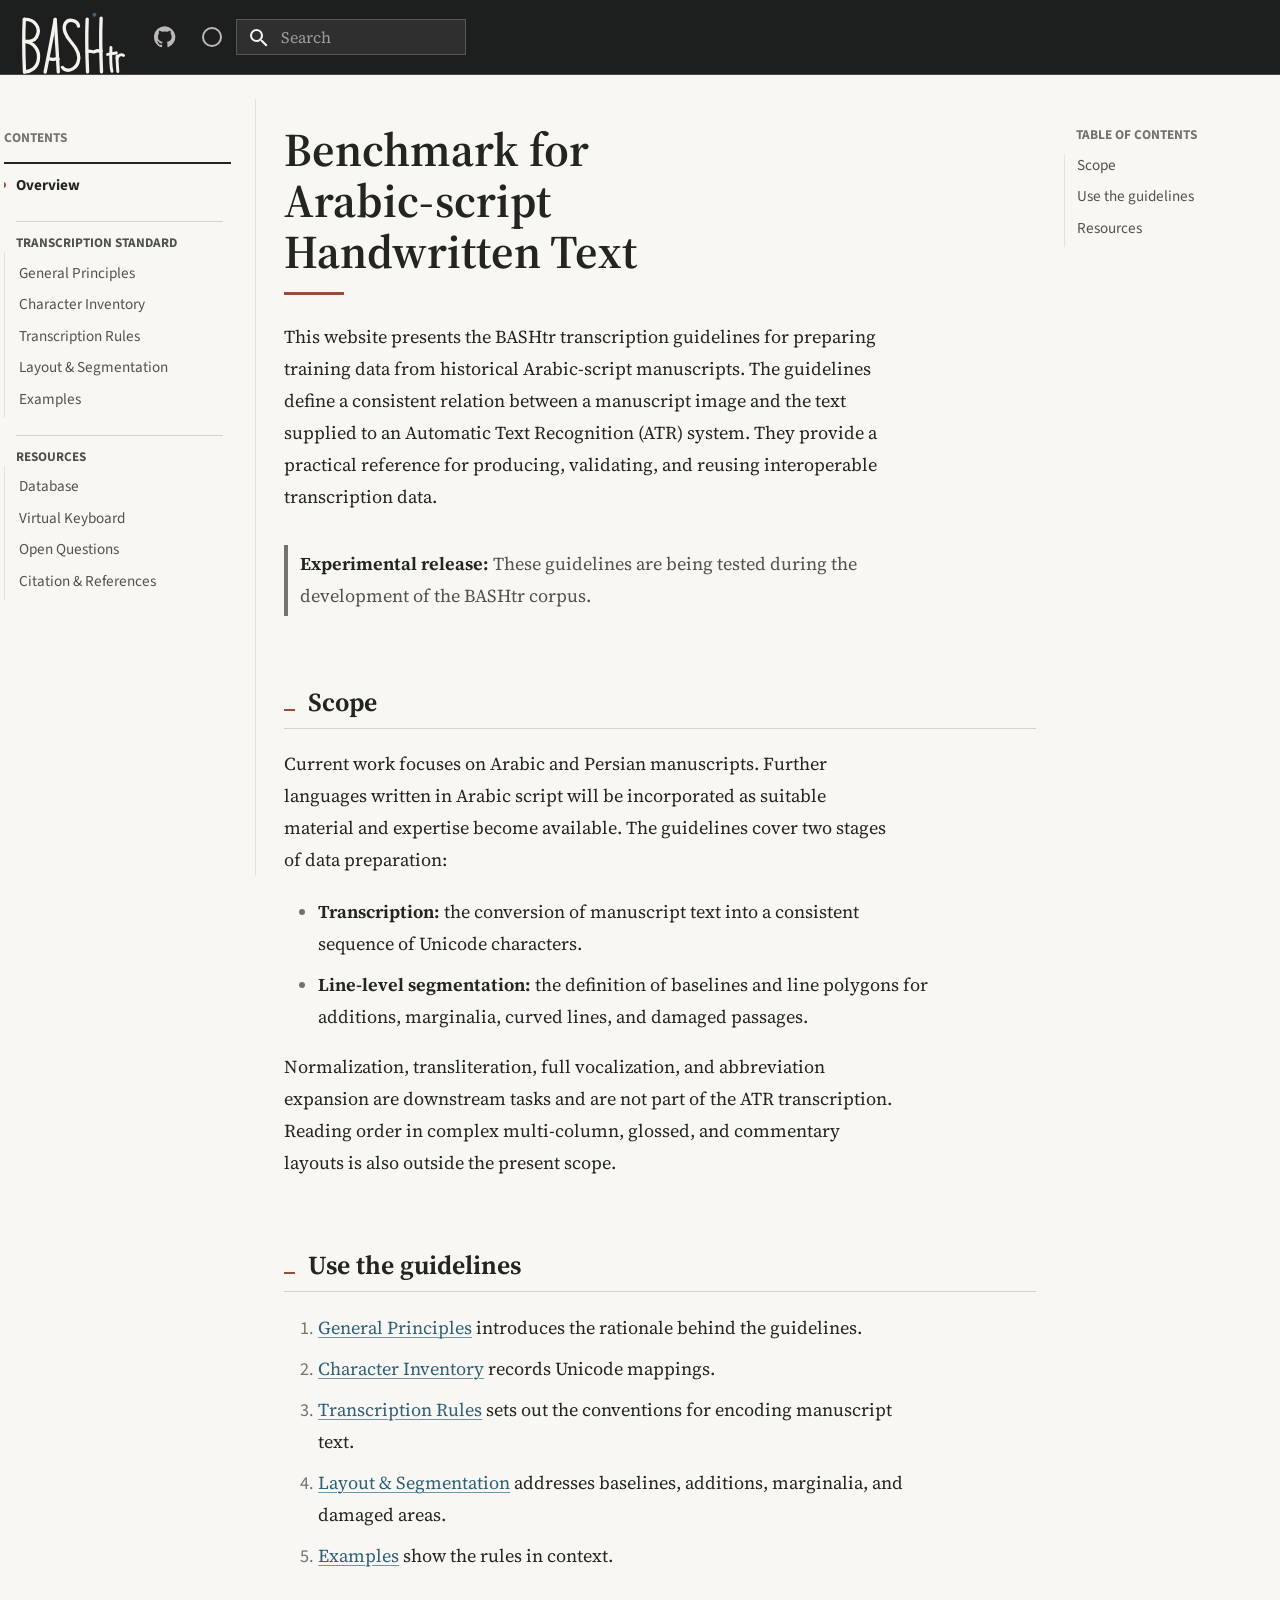
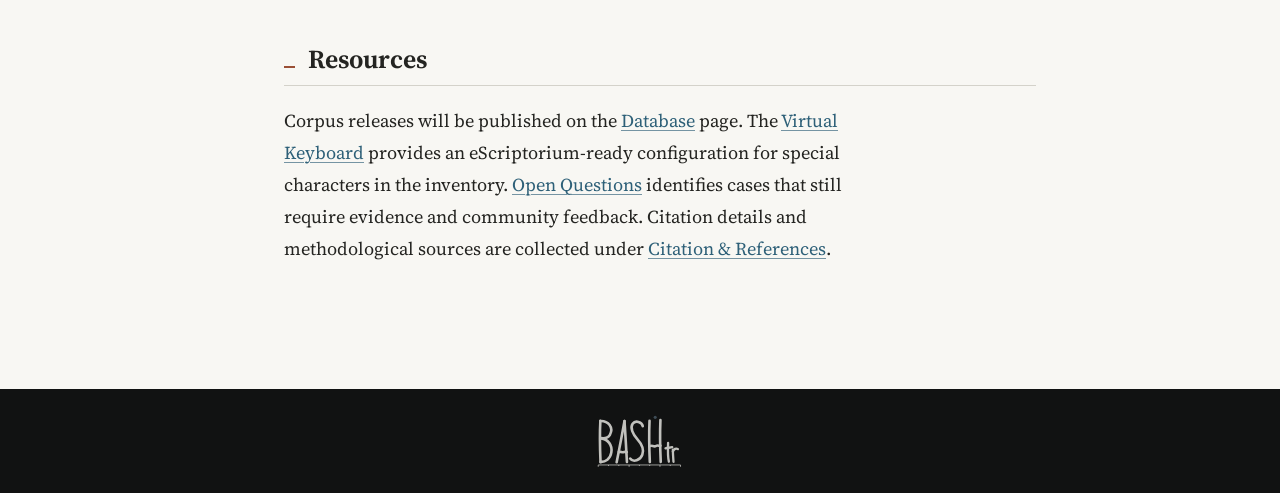
<file: index.html>
<!doctype html>
<html lang="en" class="no-js">
  <head>
    
      <meta charset="utf-8">
      <meta name="viewport" content="width=device-width,initial-scale=1">
      
        <meta name="description" content="Experimental transcription guidelines for Arabic-script ATR training data">
      
      
      
        <link rel="canonical" href="https://bashtr.github.io/bashtr-guidelines/">
      
      
      
        <link rel="next" href="principles/">
      
      
        
      
      
      <link rel="icon" href="assets/favicon.svg">
      <meta name="generator" content="mkdocs-1.6.1, mkdocs-material-9.7.7">
    
    
      
        <title>Benchmark for Arabic-script Handwritten Text Recognition</title>
      
    
    
      <link rel="stylesheet" href="assets/stylesheets/main.ec1eaa64.min.css">
      
        
        <link rel="stylesheet" href="assets/stylesheets/palette.ab4e12ef.min.css">
      
      


    
    
      
    
    
      
    
    
      <link rel="stylesheet" href="stylesheets/site.css">
    
    <script>__md_scope=new URL(".",location),__md_hash=e=>[...e].reduce(((e,_)=>(e<<5)-e+_.charCodeAt(0)),0),__md_get=(e,_=localStorage,t=__md_scope)=>JSON.parse(_.getItem(t.pathname+"."+e)),__md_set=(e,_,t=localStorage,a=__md_scope)=>{try{t.setItem(a.pathname+"."+e,JSON.stringify(_))}catch(e){}}</script>
    
      

    
    
  </head>
  
  
    
    
      
    
    
    
    
    <body dir="ltr" data-md-color-scheme="default" data-md-color-primary="custom" data-md-color-accent="custom">
  
    
    <input class="md-toggle" data-md-toggle="drawer" type="checkbox" id="__drawer" autocomplete="off">
    <input class="md-toggle" data-md-toggle="search" type="checkbox" id="__search" autocomplete="off">
    <label class="md-overlay" for="__drawer"></label>
    <div data-md-component="skip">
      
        
        <a href="#benchmark-for-arabic-script-handwritten-text" class="md-skip">
          Skip to content
        </a>
      
    </div>
    <div data-md-component="announce">
      
    </div>
    
    
      

  

<header class="md-header md-header--shadow" data-md-component="header">
  <nav class="md-header__inner md-grid" aria-label="Header">
    <a href="." title="Benchmark for Arabic-script Handwritten Text Recognition" class="md-header__button md-logo" aria-label="Benchmark for Arabic-script Handwritten Text Recognition" data-md-component="logo">
      
  <img src="assets/bashtrlogo.svg" alt="logo">

    </a>
    <label class="md-header__button md-icon" for="__drawer">
      
      <svg xmlns="http://www.w3.org/2000/svg" viewBox="0 0 24 24"><path d="M3 6h18v2H3zm0 5h18v2H3zm0 5h18v2H3z"/></svg>
    </label>
    <div class="md-header__title" data-md-component="header-title">
      <div class="md-header__ellipsis">
        <div class="md-header__topic">
          <span class="md-ellipsis">
            Benchmark for Arabic-script Handwritten Text Recognition
          </span>
        </div>
        <div class="md-header__topic" data-md-component="header-topic">
          <span class="md-ellipsis">
            
              Overview
            
          </span>
        </div>
      </div>
    </div>
    
      
        <form class="md-header__option" data-md-component="palette">
  
    
    
    
    <input class="md-option" data-md-color-media="" data-md-color-scheme="default" data-md-color-primary="custom" data-md-color-accent="custom"  aria-label="Reading terminal"  type="radio" name="__palette" id="__palette_0">
    
      <label class="md-header__button md-icon" title="Reading terminal" for="__palette_1" hidden>
        <svg xmlns="http://www.w3.org/2000/svg" viewBox="0 0 24 24"><path d="M12 20a8 8 0 0 1-8-8 8 8 0 0 1 8-8 8 8 0 0 1 8 8 8 8 0 0 1-8 8m0-18A10 10 0 0 0 2 12a10 10 0 0 0 10 10 10 10 0 0 0 10-10A10 10 0 0 0 12 2"/></svg>
      </label>
    
  
    
    
    
    <input class="md-option" data-md-color-media="" data-md-color-scheme="slate" data-md-color-primary="custom" data-md-color-accent="custom"  aria-label="Parchment"  type="radio" name="__palette" id="__palette_1">
    
      <label class="md-header__button md-icon" title="Parchment" for="__palette_0" hidden>
        <svg xmlns="http://www.w3.org/2000/svg" viewBox="0 0 24 24"><path d="M12 5c3.87 0 7 3.13 7 7s-3.13 7-7 7-7-3.13-7-7 3.13-7 7-7m0-3c5.5 0 10 4.5 10 10s-4.5 10-10 10S2 17.5 2 12 6.5 2 12 2m0 2c-4.42 0-8 3.58-8 8s3.58 8 8 8 8-3.58 8-8-3.58-8-8-8"/></svg>
      </label>
    
  
</form>
      
    
    
      <script>var palette=__md_get("__palette");if(palette&&palette.color){if("(prefers-color-scheme)"===palette.color.media){var media=matchMedia("(prefers-color-scheme: light)"),input=document.querySelector(media.matches?"[data-md-color-media='(prefers-color-scheme: light)']":"[data-md-color-media='(prefers-color-scheme: dark)']");palette.color.media=input.getAttribute("data-md-color-media"),palette.color.scheme=input.getAttribute("data-md-color-scheme"),palette.color.primary=input.getAttribute("data-md-color-primary"),palette.color.accent=input.getAttribute("data-md-color-accent")}for(var[key,value]of Object.entries(palette.color))document.body.setAttribute("data-md-color-"+key,value)}</script>
    
    
    
      
      
        <label class="md-header__button md-icon" for="__search">
          
          <svg xmlns="http://www.w3.org/2000/svg" viewBox="0 0 24 24"><path d="M9.5 3A6.5 6.5 0 0 1 16 9.5c0 1.61-.59 3.09-1.56 4.23l.27.27h.79l5 5-1.5 1.5-5-5v-.79l-.27-.27A6.52 6.52 0 0 1 9.5 16 6.5 6.5 0 0 1 3 9.5 6.5 6.5 0 0 1 9.5 3m0 2C7 5 5 7 5 9.5S7 14 9.5 14 14 12 14 9.5 12 5 9.5 5"/></svg>
        </label>
        <div class="md-search" data-md-component="search" role="dialog">
  <label class="md-search__overlay" for="__search"></label>
  <div class="md-search__inner" role="search">
    <form class="md-search__form" name="search">
      <input type="text" class="md-search__input" name="query" aria-label="Search" placeholder="Search" autocapitalize="off" autocorrect="off" autocomplete="off" spellcheck="false" data-md-component="search-query" required>
      <label class="md-search__icon md-icon" for="__search">
        
        <svg xmlns="http://www.w3.org/2000/svg" viewBox="0 0 24 24"><path d="M9.5 3A6.5 6.5 0 0 1 16 9.5c0 1.61-.59 3.09-1.56 4.23l.27.27h.79l5 5-1.5 1.5-5-5v-.79l-.27-.27A6.52 6.52 0 0 1 9.5 16 6.5 6.5 0 0 1 3 9.5 6.5 6.5 0 0 1 9.5 3m0 2C7 5 5 7 5 9.5S7 14 9.5 14 14 12 14 9.5 12 5 9.5 5"/></svg>
        
        <svg xmlns="http://www.w3.org/2000/svg" viewBox="0 0 24 24"><path d="M20 11v2H8l5.5 5.5-1.42 1.42L4.16 12l7.92-7.92L13.5 5.5 8 11z"/></svg>
      </label>
      <nav class="md-search__options" aria-label="Search">
        
        <button type="reset" class="md-search__icon md-icon" title="Clear" aria-label="Clear" tabindex="-1">
          
          <svg xmlns="http://www.w3.org/2000/svg" viewBox="0 0 24 24"><path d="M19 6.41 17.59 5 12 10.59 6.41 5 5 6.41 10.59 12 5 17.59 6.41 19 12 13.41 17.59 19 19 17.59 13.41 12z"/></svg>
        </button>
      </nav>
      
        <div class="md-search__suggest" data-md-component="search-suggest"></div>
      
    </form>
    <div class="md-search__output">
      <div class="md-search__scrollwrap" tabindex="0" data-md-scrollfix>
        <div class="md-search-result" data-md-component="search-result">
          <div class="md-search-result__meta">
            Initializing search
          </div>
          <ol class="md-search-result__list" role="presentation"></ol>
        </div>
      </div>
    </div>
  </div>
</div>
      
    
    
  </nav>
  
</header>
    
    <div class="md-container" data-md-component="container">
      
      
        
          
        
      
      <main class="md-main" data-md-component="main">
        <div class="md-main__inner md-grid">
          
            
              
              <div class="md-sidebar md-sidebar--primary" data-md-component="sidebar" data-md-type="navigation" >
                <div class="md-sidebar__scrollwrap">
                  <div class="md-sidebar__inner">
                    



<nav class="md-nav md-nav--primary" aria-label="Navigation" data-md-level="0">
  <label class="md-nav__title" for="__drawer">
    <a href="." title="Benchmark for Arabic-script Handwritten Text Recognition" class="md-nav__button md-logo" aria-label="Benchmark for Arabic-script Handwritten Text Recognition" data-md-component="logo">
      
  <img src="assets/bashtrlogo.svg" alt="logo">

    </a>
    Benchmark for Arabic-script Handwritten Text Recognition
  </label>
  
  <ul class="md-nav__list" data-md-scrollfix>
    
      
      
  
  
    
  
  
  
    <li class="md-nav__item md-nav__item--active">
      
      <input class="md-nav__toggle md-toggle" type="checkbox" id="__toc">
      
      
        
      
      
        <label class="md-nav__link md-nav__link--active" for="__toc">
          
  
  
  <span class="md-ellipsis">
    
  
    Overview
  

    
  </span>
  
  

          <span class="md-nav__icon md-icon"></span>
        </label>
      
      <a href="." class="md-nav__link md-nav__link--active">
        
  
  
  <span class="md-ellipsis">
    
  
    Overview
  

    
  </span>
  
  

      </a>
      
        

<nav class="md-nav md-nav--secondary" aria-label="Table of contents">
  
  
  
    
  
  
    <label class="md-nav__title" for="__toc">
      <span class="md-nav__icon md-icon"></span>
      Table of contents
    </label>
    <ul class="md-nav__list" data-md-component="toc" data-md-scrollfix>
      
        <li class="md-nav__item">
  <a href="#scope" class="md-nav__link">
    <span class="md-ellipsis">
      
        Scope
      
    </span>
  </a>
  
</li>
      
        <li class="md-nav__item">
  <a href="#use-the-guidelines" class="md-nav__link">
    <span class="md-ellipsis">
      
        Use the guidelines
      
    </span>
  </a>
  
</li>
      
        <li class="md-nav__item">
  <a href="#resources" class="md-nav__link">
    <span class="md-ellipsis">
      
        Resources
      
    </span>
  </a>
  
</li>
      
    </ul>
  
</nav>
      
    </li>
  

    
      
      
  
  
  
  
    
    
    
    
      
        
        
      
    
    
    <li class="md-nav__item md-nav__item--section md-nav__item--nested">
      
        
        
          
        
        <input class="md-nav__toggle md-toggle md-toggle--indeterminate" type="checkbox" id="__nav_2" >
        
          
          <label class="md-nav__link" for="__nav_2" id="__nav_2_label" tabindex="">
            
  
  
  <span class="md-ellipsis">
    
  
    Transcription standard
  

    
  </span>
  
  

            <span class="md-nav__icon md-icon"></span>
          </label>
        
        <nav class="md-nav" data-md-level="1" aria-labelledby="__nav_2_label" aria-expanded="false">
          <label class="md-nav__title" for="__nav_2">
            <span class="md-nav__icon md-icon"></span>
            
  
    Transcription standard
  

          </label>
          <ul class="md-nav__list" data-md-scrollfix>
            
              
                
  
  
  
  
    <li class="md-nav__item">
      <a href="principles/" class="md-nav__link">
        
  
  
  <span class="md-ellipsis">
    
  
    General Principles
  

    
  </span>
  
  

      </a>
    </li>
  

              
            
              
                
  
  
  
  
    <li class="md-nav__item">
      <a href="characters/" class="md-nav__link">
        
  
  
  <span class="md-ellipsis">
    
  
    Character Inventory
  

    
  </span>
  
  

      </a>
    </li>
  

              
            
              
                
  
  
  
  
    <li class="md-nav__item">
      <a href="transcription/" class="md-nav__link">
        
  
  
  <span class="md-ellipsis">
    
  
    Transcription Rules
  

    
  </span>
  
  

      </a>
    </li>
  

              
            
              
                
  
  
  
  
    <li class="md-nav__item">
      <a href="layout/" class="md-nav__link">
        
  
  
  <span class="md-ellipsis">
    
  
    Layout & Segmentation
  

    
  </span>
  
  

      </a>
    </li>
  

              
            
              
                
  
  
  
  
    <li class="md-nav__item">
      <a href="examples/" class="md-nav__link">
        
  
  
  <span class="md-ellipsis">
    
  
    Examples
  

    
  </span>
  
  

      </a>
    </li>
  

              
            
          </ul>
        </nav>
      
    </li>
  

    
      
      
  
  
  
  
    
    
    
    
      
        
        
      
    
    
    <li class="md-nav__item md-nav__item--section md-nav__item--nested">
      
        
        
          
        
        <input class="md-nav__toggle md-toggle md-toggle--indeterminate" type="checkbox" id="__nav_3" >
        
          
          <label class="md-nav__link" for="__nav_3" id="__nav_3_label" tabindex="">
            
  
  
  <span class="md-ellipsis">
    
  
    Resources
  

    
  </span>
  
  

            <span class="md-nav__icon md-icon"></span>
          </label>
        
        <nav class="md-nav" data-md-level="1" aria-labelledby="__nav_3_label" aria-expanded="false">
          <label class="md-nav__title" for="__nav_3">
            <span class="md-nav__icon md-icon"></span>
            
  
    Resources
  

          </label>
          <ul class="md-nav__list" data-md-scrollfix>
            
              
                
  
  
  
  
    <li class="md-nav__item">
      <a href="database/" class="md-nav__link">
        
  
  
  <span class="md-ellipsis">
    
  
    Database
  

    
  </span>
  
  

      </a>
    </li>
  

              
            
              
                
  
  
  
  
    <li class="md-nav__item">
      <a href="keyboard/" class="md-nav__link">
        
  
  
  <span class="md-ellipsis">
    
  
    Virtual Keyboard
  

    
  </span>
  
  

      </a>
    </li>
  

              
            
              
                
  
  
  
  
    <li class="md-nav__item">
      <a href="community/" class="md-nav__link">
        
  
  
  <span class="md-ellipsis">
    
  
    Open Questions
  

    
  </span>
  
  

      </a>
    </li>
  

              
            
              
                
  
  
  
  
    <li class="md-nav__item">
      <a href="about/" class="md-nav__link">
        
  
  
  <span class="md-ellipsis">
    
  
    Citation & References
  

    
  </span>
  
  

      </a>
    </li>
  

              
            
          </ul>
        </nav>
      
    </li>
  

    
  </ul>
</nav>
                  </div>
                </div>
              </div>
            
            
              
              <div class="md-sidebar md-sidebar--secondary" data-md-component="sidebar" data-md-type="toc" >
                <div class="md-sidebar__scrollwrap">
                  <div class="md-sidebar__inner">
                    

<nav class="md-nav md-nav--secondary" aria-label="Table of contents">
  
  
  
    
  
  
    <label class="md-nav__title" for="__toc">
      <span class="md-nav__icon md-icon"></span>
      Table of contents
    </label>
    <ul class="md-nav__list" data-md-component="toc" data-md-scrollfix>
      
        <li class="md-nav__item">
  <a href="#scope" class="md-nav__link">
    <span class="md-ellipsis">
      
        Scope
      
    </span>
  </a>
  
</li>
      
        <li class="md-nav__item">
  <a href="#use-the-guidelines" class="md-nav__link">
    <span class="md-ellipsis">
      
        Use the guidelines
      
    </span>
  </a>
  
</li>
      
        <li class="md-nav__item">
  <a href="#resources" class="md-nav__link">
    <span class="md-ellipsis">
      
        Resources
      
    </span>
  </a>
  
</li>
      
    </ul>
  
</nav>
                  </div>
                </div>
              </div>
            
          
          
            <div class="md-content" data-md-component="content">
              
              <article class="md-content__inner md-typeset">
                
                  



<h1 id="benchmark-for-arabic-script-handwritten-text">Benchmark for Arabic-script Handwritten Text</h1>
<p>This website presents the BASHtr transcription guidelines for preparing training data from historical Arabic-script manuscripts. The guidelines define a consistent relation between a manuscript image and the text supplied to an Automatic Text Recognition (ATR) system. They provide a practical reference for producing, validating, and reusing interoperable transcription data.</p>
<blockquote>
<p><strong>Experimental release:</strong> These guidelines are being tested during the development of the BASHtr corpus.</p>
</blockquote>
<h2 id="scope">Scope</h2>
<p>Current work focuses on Arabic and Persian manuscripts. Further languages written in Arabic script will be incorporated as suitable material and expertise become available. The guidelines cover two stages of data preparation:</p>
<ul>
<li><strong>Transcription:</strong> the conversion of manuscript text into a consistent sequence of Unicode characters.</li>
<li><strong>Line-level segmentation:</strong> the definition of baselines and line polygons for additions, marginalia, curved lines, and damaged passages.</li>
</ul>
<p>Normalization, transliteration, full vocalization, and abbreviation expansion are downstream tasks and are not part of the ATR transcription. Reading order in complex multi-column, glossed, and commentary layouts is also outside the present scope.</p>
<h2 id="use-the-guidelines">Use the guidelines</h2>
<ol>
<li><a href="principles/">General Principles</a> introduces the rationale behind the guidelines.</li>
<li><a href="characters/">Character Inventory</a> records Unicode mappings.</li>
<li><a href="transcription/">Transcription Rules</a> sets out the conventions for encoding manuscript text.</li>
<li><a href="layout/">Layout &amp; Segmentation</a> addresses baselines, additions, marginalia, and damaged areas.</li>
<li><a href="examples/">Examples</a> show the rules in context.</li>
</ol>
<h2 id="resources">Resources</h2>
<p>Corpus releases will be published on the <a href="database/">Database</a> page. The <a href="keyboard/">Virtual Keyboard</a> provides an eScriptorium-ready configuration for special characters in the inventory. <a href="community/">Open Questions</a> identifies cases that still require evidence and community feedback. Citation details and methodological sources are collected under <a href="about/">Citation &amp; References</a>.</p>












                
              </article>
            </div>
          
          
<script>var target=document.getElementById(location.hash.slice(1));target&&target.name&&(target.checked=target.name.startsWith("__tabbed_"))</script>
        </div>
        
          <button type="button" class="md-top md-icon" data-md-component="top" hidden>
  
  <svg xmlns="http://www.w3.org/2000/svg" viewBox="0 0 24 24"><path d="M13 20h-2V8l-5.5 5.5-1.42-1.42L12 4.16l7.92 7.92-1.42 1.42L13 8z"/></svg>
  Back to top
</button>
        
      </main>
      
        <footer class="md-footer">
  
  <div class="md-footer-meta md-typeset">
    <div class="md-footer-meta__inner md-grid">
      <div class="md-copyright">
  
  
    Made with
    <a href="https://squidfunk.github.io/mkdocs-material/" target="_blank" rel="noopener">
      Material for MkDocs
    </a>
  
</div>
      
    </div>
  </div>
</footer>
      
    </div>
    <div class="md-dialog" data-md-component="dialog">
      <div class="md-dialog__inner md-typeset"></div>
    </div>
    
    
    
      
      
      <script id="__config" type="application/json">{"annotate": null, "base": ".", "features": ["navigation.sections", "navigation.expand", "navigation.tracking", "navigation.top", "toc.follow", "search.suggest", "search.highlight"], "search": "assets/javascripts/workers/search.2c215733.min.js", "tags": null, "translations": {"clipboard.copied": "Copied to clipboard", "clipboard.copy": "Copy to clipboard", "search.result.more.one": "1 more on this page", "search.result.more.other": "# more on this page", "search.result.none": "No matching documents", "search.result.one": "1 matching document", "search.result.other": "# matching documents", "search.result.placeholder": "Type to start searching", "search.result.term.missing": "Missing", "select.version": "Select version"}, "version": null}</script>
    
    
      <script src="assets/javascripts/bundle.d7400e89.min.js"></script>
      
        <script src="javascripts/image-viewer.js"></script>
      
        <script src="javascripts/header-actions.js"></script>
      
        <script src="javascripts/external-links.js"></script>
      
    
  </body>
</html>
</file>
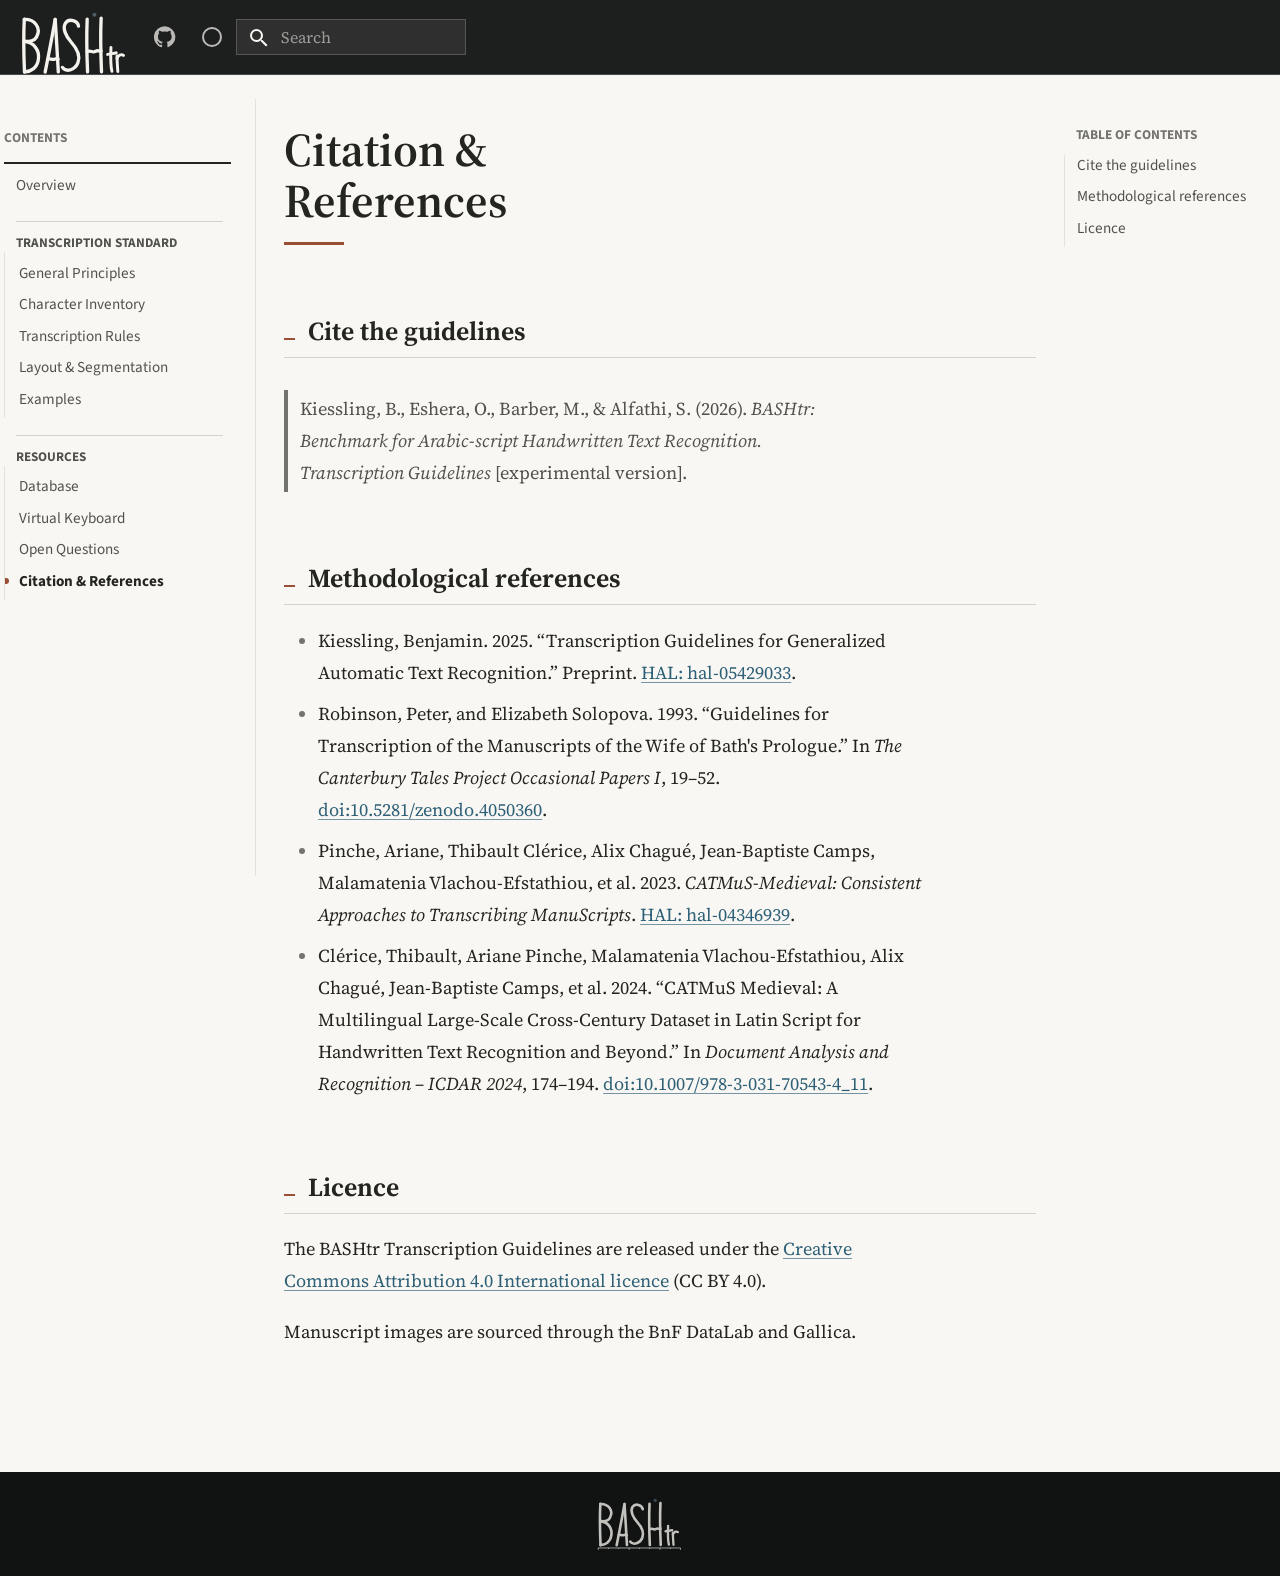
<file: about/index.html>
<!doctype html>
<html lang="en" class="no-js">
  <head>
    
      <meta charset="utf-8">
      <meta name="viewport" content="width=device-width,initial-scale=1">
      
        <meta name="description" content="Experimental transcription guidelines for Arabic-script ATR training data">
      
      
      
        <link rel="canonical" href="https://bashtr.github.io/bashtr-guidelines/about/">
      
      
        <link rel="prev" href="../community/">
      
      
      
        
      
      
      <link rel="icon" href="../assets/favicon.svg">
      <meta name="generator" content="mkdocs-1.6.1, mkdocs-material-9.7.7">
    
    
      
        <title>Citation & References - Benchmark for Arabic-script Handwritten Text Recognition</title>
      
    
    
      <link rel="stylesheet" href="../assets/stylesheets/main.ec1eaa64.min.css">
      
        
        <link rel="stylesheet" href="../assets/stylesheets/palette.ab4e12ef.min.css">
      
      


    
    
      
    
    
      
    
    
      <link rel="stylesheet" href="../stylesheets/site.css">
    
    <script>__md_scope=new URL("..",location),__md_hash=e=>[...e].reduce(((e,_)=>(e<<5)-e+_.charCodeAt(0)),0),__md_get=(e,_=localStorage,t=__md_scope)=>JSON.parse(_.getItem(t.pathname+"."+e)),__md_set=(e,_,t=localStorage,a=__md_scope)=>{try{t.setItem(a.pathname+"."+e,JSON.stringify(_))}catch(e){}}</script>
    
      

    
    
  </head>
  
  
    
    
      
    
    
    
    
    <body dir="ltr" data-md-color-scheme="default" data-md-color-primary="custom" data-md-color-accent="custom">
  
    
    <input class="md-toggle" data-md-toggle="drawer" type="checkbox" id="__drawer" autocomplete="off">
    <input class="md-toggle" data-md-toggle="search" type="checkbox" id="__search" autocomplete="off">
    <label class="md-overlay" for="__drawer"></label>
    <div data-md-component="skip">
      
        
        <a href="#citation-references" class="md-skip">
          Skip to content
        </a>
      
    </div>
    <div data-md-component="announce">
      
    </div>
    
    
      

  

<header class="md-header md-header--shadow" data-md-component="header">
  <nav class="md-header__inner md-grid" aria-label="Header">
    <a href=".." title="Benchmark for Arabic-script Handwritten Text Recognition" class="md-header__button md-logo" aria-label="Benchmark for Arabic-script Handwritten Text Recognition" data-md-component="logo">
      
  <img src="../assets/bashtrlogo.svg" alt="logo">

    </a>
    <label class="md-header__button md-icon" for="__drawer">
      
      <svg xmlns="http://www.w3.org/2000/svg" viewBox="0 0 24 24"><path d="M3 6h18v2H3zm0 5h18v2H3zm0 5h18v2H3z"/></svg>
    </label>
    <div class="md-header__title" data-md-component="header-title">
      <div class="md-header__ellipsis">
        <div class="md-header__topic">
          <span class="md-ellipsis">
            Benchmark for Arabic-script Handwritten Text Recognition
          </span>
        </div>
        <div class="md-header__topic" data-md-component="header-topic">
          <span class="md-ellipsis">
            
              Citation & References
            
          </span>
        </div>
      </div>
    </div>
    
      
        <form class="md-header__option" data-md-component="palette">
  
    
    
    
    <input class="md-option" data-md-color-media="" data-md-color-scheme="default" data-md-color-primary="custom" data-md-color-accent="custom"  aria-label="Reading terminal"  type="radio" name="__palette" id="__palette_0">
    
      <label class="md-header__button md-icon" title="Reading terminal" for="__palette_1" hidden>
        <svg xmlns="http://www.w3.org/2000/svg" viewBox="0 0 24 24"><path d="M12 20a8 8 0 0 1-8-8 8 8 0 0 1 8-8 8 8 0 0 1 8 8 8 8 0 0 1-8 8m0-18A10 10 0 0 0 2 12a10 10 0 0 0 10 10 10 10 0 0 0 10-10A10 10 0 0 0 12 2"/></svg>
      </label>
    
  
    
    
    
    <input class="md-option" data-md-color-media="" data-md-color-scheme="slate" data-md-color-primary="custom" data-md-color-accent="custom"  aria-label="Parchment"  type="radio" name="__palette" id="__palette_1">
    
      <label class="md-header__button md-icon" title="Parchment" for="__palette_0" hidden>
        <svg xmlns="http://www.w3.org/2000/svg" viewBox="0 0 24 24"><path d="M12 5c3.87 0 7 3.13 7 7s-3.13 7-7 7-7-3.13-7-7 3.13-7 7-7m0-3c5.5 0 10 4.5 10 10s-4.5 10-10 10S2 17.5 2 12 6.5 2 12 2m0 2c-4.42 0-8 3.58-8 8s3.58 8 8 8 8-3.58 8-8-3.58-8-8-8"/></svg>
      </label>
    
  
</form>
      
    
    
      <script>var palette=__md_get("__palette");if(palette&&palette.color){if("(prefers-color-scheme)"===palette.color.media){var media=matchMedia("(prefers-color-scheme: light)"),input=document.querySelector(media.matches?"[data-md-color-media='(prefers-color-scheme: light)']":"[data-md-color-media='(prefers-color-scheme: dark)']");palette.color.media=input.getAttribute("data-md-color-media"),palette.color.scheme=input.getAttribute("data-md-color-scheme"),palette.color.primary=input.getAttribute("data-md-color-primary"),palette.color.accent=input.getAttribute("data-md-color-accent")}for(var[key,value]of Object.entries(palette.color))document.body.setAttribute("data-md-color-"+key,value)}</script>
    
    
    
      
      
        <label class="md-header__button md-icon" for="__search">
          
          <svg xmlns="http://www.w3.org/2000/svg" viewBox="0 0 24 24"><path d="M9.5 3A6.5 6.5 0 0 1 16 9.5c0 1.61-.59 3.09-1.56 4.23l.27.27h.79l5 5-1.5 1.5-5-5v-.79l-.27-.27A6.52 6.52 0 0 1 9.5 16 6.5 6.5 0 0 1 3 9.5 6.5 6.5 0 0 1 9.5 3m0 2C7 5 5 7 5 9.5S7 14 9.5 14 14 12 14 9.5 12 5 9.5 5"/></svg>
        </label>
        <div class="md-search" data-md-component="search" role="dialog">
  <label class="md-search__overlay" for="__search"></label>
  <div class="md-search__inner" role="search">
    <form class="md-search__form" name="search">
      <input type="text" class="md-search__input" name="query" aria-label="Search" placeholder="Search" autocapitalize="off" autocorrect="off" autocomplete="off" spellcheck="false" data-md-component="search-query" required>
      <label class="md-search__icon md-icon" for="__search">
        
        <svg xmlns="http://www.w3.org/2000/svg" viewBox="0 0 24 24"><path d="M9.5 3A6.5 6.5 0 0 1 16 9.5c0 1.61-.59 3.09-1.56 4.23l.27.27h.79l5 5-1.5 1.5-5-5v-.79l-.27-.27A6.52 6.52 0 0 1 9.5 16 6.5 6.5 0 0 1 3 9.5 6.5 6.5 0 0 1 9.5 3m0 2C7 5 5 7 5 9.5S7 14 9.5 14 14 12 14 9.5 12 5 9.5 5"/></svg>
        
        <svg xmlns="http://www.w3.org/2000/svg" viewBox="0 0 24 24"><path d="M20 11v2H8l5.5 5.5-1.42 1.42L4.16 12l7.92-7.92L13.5 5.5 8 11z"/></svg>
      </label>
      <nav class="md-search__options" aria-label="Search">
        
        <button type="reset" class="md-search__icon md-icon" title="Clear" aria-label="Clear" tabindex="-1">
          
          <svg xmlns="http://www.w3.org/2000/svg" viewBox="0 0 24 24"><path d="M19 6.41 17.59 5 12 10.59 6.41 5 5 6.41 10.59 12 5 17.59 6.41 19 12 13.41 17.59 19 19 17.59 13.41 12z"/></svg>
        </button>
      </nav>
      
        <div class="md-search__suggest" data-md-component="search-suggest"></div>
      
    </form>
    <div class="md-search__output">
      <div class="md-search__scrollwrap" tabindex="0" data-md-scrollfix>
        <div class="md-search-result" data-md-component="search-result">
          <div class="md-search-result__meta">
            Initializing search
          </div>
          <ol class="md-search-result__list" role="presentation"></ol>
        </div>
      </div>
    </div>
  </div>
</div>
      
    
    
  </nav>
  
</header>
    
    <div class="md-container" data-md-component="container">
      
      
        
          
        
      
      <main class="md-main" data-md-component="main">
        <div class="md-main__inner md-grid">
          
            
              
              <div class="md-sidebar md-sidebar--primary" data-md-component="sidebar" data-md-type="navigation" >
                <div class="md-sidebar__scrollwrap">
                  <div class="md-sidebar__inner">
                    



<nav class="md-nav md-nav--primary" aria-label="Navigation" data-md-level="0">
  <label class="md-nav__title" for="__drawer">
    <a href=".." title="Benchmark for Arabic-script Handwritten Text Recognition" class="md-nav__button md-logo" aria-label="Benchmark for Arabic-script Handwritten Text Recognition" data-md-component="logo">
      
  <img src="../assets/bashtrlogo.svg" alt="logo">

    </a>
    Benchmark for Arabic-script Handwritten Text Recognition
  </label>
  
  <ul class="md-nav__list" data-md-scrollfix>
    
      
      
  
  
  
  
    <li class="md-nav__item">
      <a href=".." class="md-nav__link">
        
  
  
  <span class="md-ellipsis">
    
  
    Overview
  

    
  </span>
  
  

      </a>
    </li>
  

    
      
      
  
  
  
  
    
    
    
    
      
        
        
      
    
    
    <li class="md-nav__item md-nav__item--section md-nav__item--nested">
      
        
        
          
        
        <input class="md-nav__toggle md-toggle md-toggle--indeterminate" type="checkbox" id="__nav_2" >
        
          
          <label class="md-nav__link" for="__nav_2" id="__nav_2_label" tabindex="">
            
  
  
  <span class="md-ellipsis">
    
  
    Transcription standard
  

    
  </span>
  
  

            <span class="md-nav__icon md-icon"></span>
          </label>
        
        <nav class="md-nav" data-md-level="1" aria-labelledby="__nav_2_label" aria-expanded="false">
          <label class="md-nav__title" for="__nav_2">
            <span class="md-nav__icon md-icon"></span>
            
  
    Transcription standard
  

          </label>
          <ul class="md-nav__list" data-md-scrollfix>
            
              
                
  
  
  
  
    <li class="md-nav__item">
      <a href="../principles/" class="md-nav__link">
        
  
  
  <span class="md-ellipsis">
    
  
    General Principles
  

    
  </span>
  
  

      </a>
    </li>
  

              
            
              
                
  
  
  
  
    <li class="md-nav__item">
      <a href="../characters/" class="md-nav__link">
        
  
  
  <span class="md-ellipsis">
    
  
    Character Inventory
  

    
  </span>
  
  

      </a>
    </li>
  

              
            
              
                
  
  
  
  
    <li class="md-nav__item">
      <a href="../transcription/" class="md-nav__link">
        
  
  
  <span class="md-ellipsis">
    
  
    Transcription Rules
  

    
  </span>
  
  

      </a>
    </li>
  

              
            
              
                
  
  
  
  
    <li class="md-nav__item">
      <a href="../layout/" class="md-nav__link">
        
  
  
  <span class="md-ellipsis">
    
  
    Layout & Segmentation
  

    
  </span>
  
  

      </a>
    </li>
  

              
            
              
                
  
  
  
  
    <li class="md-nav__item">
      <a href="../examples/" class="md-nav__link">
        
  
  
  <span class="md-ellipsis">
    
  
    Examples
  

    
  </span>
  
  

      </a>
    </li>
  

              
            
          </ul>
        </nav>
      
    </li>
  

    
      
      
  
  
    
  
  
  
    
    
    
    
      
        
        
      
    
    
    <li class="md-nav__item md-nav__item--active md-nav__item--section md-nav__item--nested">
      
        
        
        <input class="md-nav__toggle md-toggle " type="checkbox" id="__nav_3" checked>
        
          
          <label class="md-nav__link" for="__nav_3" id="__nav_3_label" tabindex="">
            
  
  
  <span class="md-ellipsis">
    
  
    Resources
  

    
  </span>
  
  

            <span class="md-nav__icon md-icon"></span>
          </label>
        
        <nav class="md-nav" data-md-level="1" aria-labelledby="__nav_3_label" aria-expanded="true">
          <label class="md-nav__title" for="__nav_3">
            <span class="md-nav__icon md-icon"></span>
            
  
    Resources
  

          </label>
          <ul class="md-nav__list" data-md-scrollfix>
            
              
                
  
  
  
  
    <li class="md-nav__item">
      <a href="../database/" class="md-nav__link">
        
  
  
  <span class="md-ellipsis">
    
  
    Database
  

    
  </span>
  
  

      </a>
    </li>
  

              
            
              
                
  
  
  
  
    <li class="md-nav__item">
      <a href="../keyboard/" class="md-nav__link">
        
  
  
  <span class="md-ellipsis">
    
  
    Virtual Keyboard
  

    
  </span>
  
  

      </a>
    </li>
  

              
            
              
                
  
  
  
  
    <li class="md-nav__item">
      <a href="../community/" class="md-nav__link">
        
  
  
  <span class="md-ellipsis">
    
  
    Open Questions
  

    
  </span>
  
  

      </a>
    </li>
  

              
            
              
                
  
  
    
  
  
  
    <li class="md-nav__item md-nav__item--active">
      
      <input class="md-nav__toggle md-toggle" type="checkbox" id="__toc">
      
      
        
      
      
        <label class="md-nav__link md-nav__link--active" for="__toc">
          
  
  
  <span class="md-ellipsis">
    
  
    Citation & References
  

    
  </span>
  
  

          <span class="md-nav__icon md-icon"></span>
        </label>
      
      <a href="./" class="md-nav__link md-nav__link--active">
        
  
  
  <span class="md-ellipsis">
    
  
    Citation & References
  

    
  </span>
  
  

      </a>
      
        

<nav class="md-nav md-nav--secondary" aria-label="Table of contents">
  
  
  
    
  
  
    <label class="md-nav__title" for="__toc">
      <span class="md-nav__icon md-icon"></span>
      Table of contents
    </label>
    <ul class="md-nav__list" data-md-component="toc" data-md-scrollfix>
      
        <li class="md-nav__item">
  <a href="#cite-the-guidelines" class="md-nav__link">
    <span class="md-ellipsis">
      
        Cite the guidelines
      
    </span>
  </a>
  
</li>
      
        <li class="md-nav__item">
  <a href="#methodological-references" class="md-nav__link">
    <span class="md-ellipsis">
      
        Methodological references
      
    </span>
  </a>
  
</li>
      
        <li class="md-nav__item">
  <a href="#licence" class="md-nav__link">
    <span class="md-ellipsis">
      
        Licence
      
    </span>
  </a>
  
</li>
      
    </ul>
  
</nav>
      
    </li>
  

              
            
          </ul>
        </nav>
      
    </li>
  

    
  </ul>
</nav>
                  </div>
                </div>
              </div>
            
            
              
              <div class="md-sidebar md-sidebar--secondary" data-md-component="sidebar" data-md-type="toc" >
                <div class="md-sidebar__scrollwrap">
                  <div class="md-sidebar__inner">
                    

<nav class="md-nav md-nav--secondary" aria-label="Table of contents">
  
  
  
    
  
  
    <label class="md-nav__title" for="__toc">
      <span class="md-nav__icon md-icon"></span>
      Table of contents
    </label>
    <ul class="md-nav__list" data-md-component="toc" data-md-scrollfix>
      
        <li class="md-nav__item">
  <a href="#cite-the-guidelines" class="md-nav__link">
    <span class="md-ellipsis">
      
        Cite the guidelines
      
    </span>
  </a>
  
</li>
      
        <li class="md-nav__item">
  <a href="#methodological-references" class="md-nav__link">
    <span class="md-ellipsis">
      
        Methodological references
      
    </span>
  </a>
  
</li>
      
        <li class="md-nav__item">
  <a href="#licence" class="md-nav__link">
    <span class="md-ellipsis">
      
        Licence
      
    </span>
  </a>
  
</li>
      
    </ul>
  
</nav>
                  </div>
                </div>
              </div>
            
          
          
            <div class="md-content" data-md-component="content">
              
              <article class="md-content__inner md-typeset">
                
                  



<h1 id="citation-references">Citation &amp; References</h1>
<h2 id="cite-the-guidelines">Cite the guidelines</h2>
<blockquote>
<p>Kiessling, B., Eshera, O., Barber, M., &amp; Alfathi, S. (2026). <em>BASHtr: Benchmark for Arabic-script Handwritten Text Recognition. Transcription Guidelines</em> [experimental version].</p>
</blockquote>
<h2 id="methodological-references">Methodological references</h2>
<ul>
<li>Kiessling, Benjamin. 2025. “Transcription Guidelines for Generalized Automatic Text Recognition.” Preprint. <a href="https://hal.science/hal-05429033v1">HAL: hal-05429033</a>.</li>
<li>Robinson, Peter, and Elizabeth Solopova. 1993. “Guidelines for Transcription of the Manuscripts of the Wife of Bath's Prologue.” In <em>The Canterbury Tales Project Occasional Papers I</em>, 19–52. <a href="https://doi.org/10.5281/zenodo.4050360">doi:10.5281/zenodo.4050360</a>.</li>
<li>Pinche, Ariane, Thibault Clérice, Alix Chagué, Jean-Baptiste Camps, Malamatenia Vlachou-Efstathiou, et al. 2023. <em>CATMuS-Medieval: Consistent Approaches to Transcribing ManuScripts</em>. <a href="https://hal.science/hal-04346939">HAL: hal-04346939</a>.</li>
<li>Clérice, Thibault, Ariane Pinche, Malamatenia Vlachou-Efstathiou, Alix Chagué, Jean-Baptiste Camps, et al. 2024. “CATMuS Medieval: A Multilingual Large-Scale Cross-Century Dataset in Latin Script for Handwritten Text Recognition and Beyond.” In <em>Document Analysis and Recognition – ICDAR 2024</em>, 174–194. <a href="https://doi.org/10.1007/978-3-031-70543-4_11">doi:10.1007/978-3-031-70543-4_11</a>.</li>
</ul>
<h2 id="licence">Licence</h2>
<p>The BASHtr Transcription Guidelines are released under the <a href="https://creativecommons.org/licenses/by/4.0/">Creative Commons Attribution 4.0 International licence</a> (CC BY 4.0).</p>
<p>Manuscript images are sourced through the BnF DataLab and Gallica.</p>












                
              </article>
            </div>
          
          
<script>var target=document.getElementById(location.hash.slice(1));target&&target.name&&(target.checked=target.name.startsWith("__tabbed_"))</script>
        </div>
        
          <button type="button" class="md-top md-icon" data-md-component="top" hidden>
  
  <svg xmlns="http://www.w3.org/2000/svg" viewBox="0 0 24 24"><path d="M13 20h-2V8l-5.5 5.5-1.42-1.42L12 4.16l7.92 7.92-1.42 1.42L13 8z"/></svg>
  Back to top
</button>
        
      </main>
      
        <footer class="md-footer">
  
  <div class="md-footer-meta md-typeset">
    <div class="md-footer-meta__inner md-grid">
      <div class="md-copyright">
  
  
    Made with
    <a href="https://squidfunk.github.io/mkdocs-material/" target="_blank" rel="noopener">
      Material for MkDocs
    </a>
  
</div>
      
    </div>
  </div>
</footer>
      
    </div>
    <div class="md-dialog" data-md-component="dialog">
      <div class="md-dialog__inner md-typeset"></div>
    </div>
    
    
    
      
      
      <script id="__config" type="application/json">{"annotate": null, "base": "..", "features": ["navigation.sections", "navigation.expand", "navigation.tracking", "navigation.top", "toc.follow", "search.suggest", "search.highlight"], "search": "../assets/javascripts/workers/search.2c215733.min.js", "tags": null, "translations": {"clipboard.copied": "Copied to clipboard", "clipboard.copy": "Copy to clipboard", "search.result.more.one": "1 more on this page", "search.result.more.other": "# more on this page", "search.result.none": "No matching documents", "search.result.one": "1 matching document", "search.result.other": "# matching documents", "search.result.placeholder": "Type to start searching", "search.result.term.missing": "Missing", "select.version": "Select version"}, "version": null}</script>
    
    
      <script src="../assets/javascripts/bundle.d7400e89.min.js"></script>
      
        <script src="../javascripts/image-viewer.js"></script>
      
        <script src="../javascripts/header-actions.js"></script>
      
        <script src="../javascripts/external-links.js"></script>
      
    
  </body>
</html>
</file>
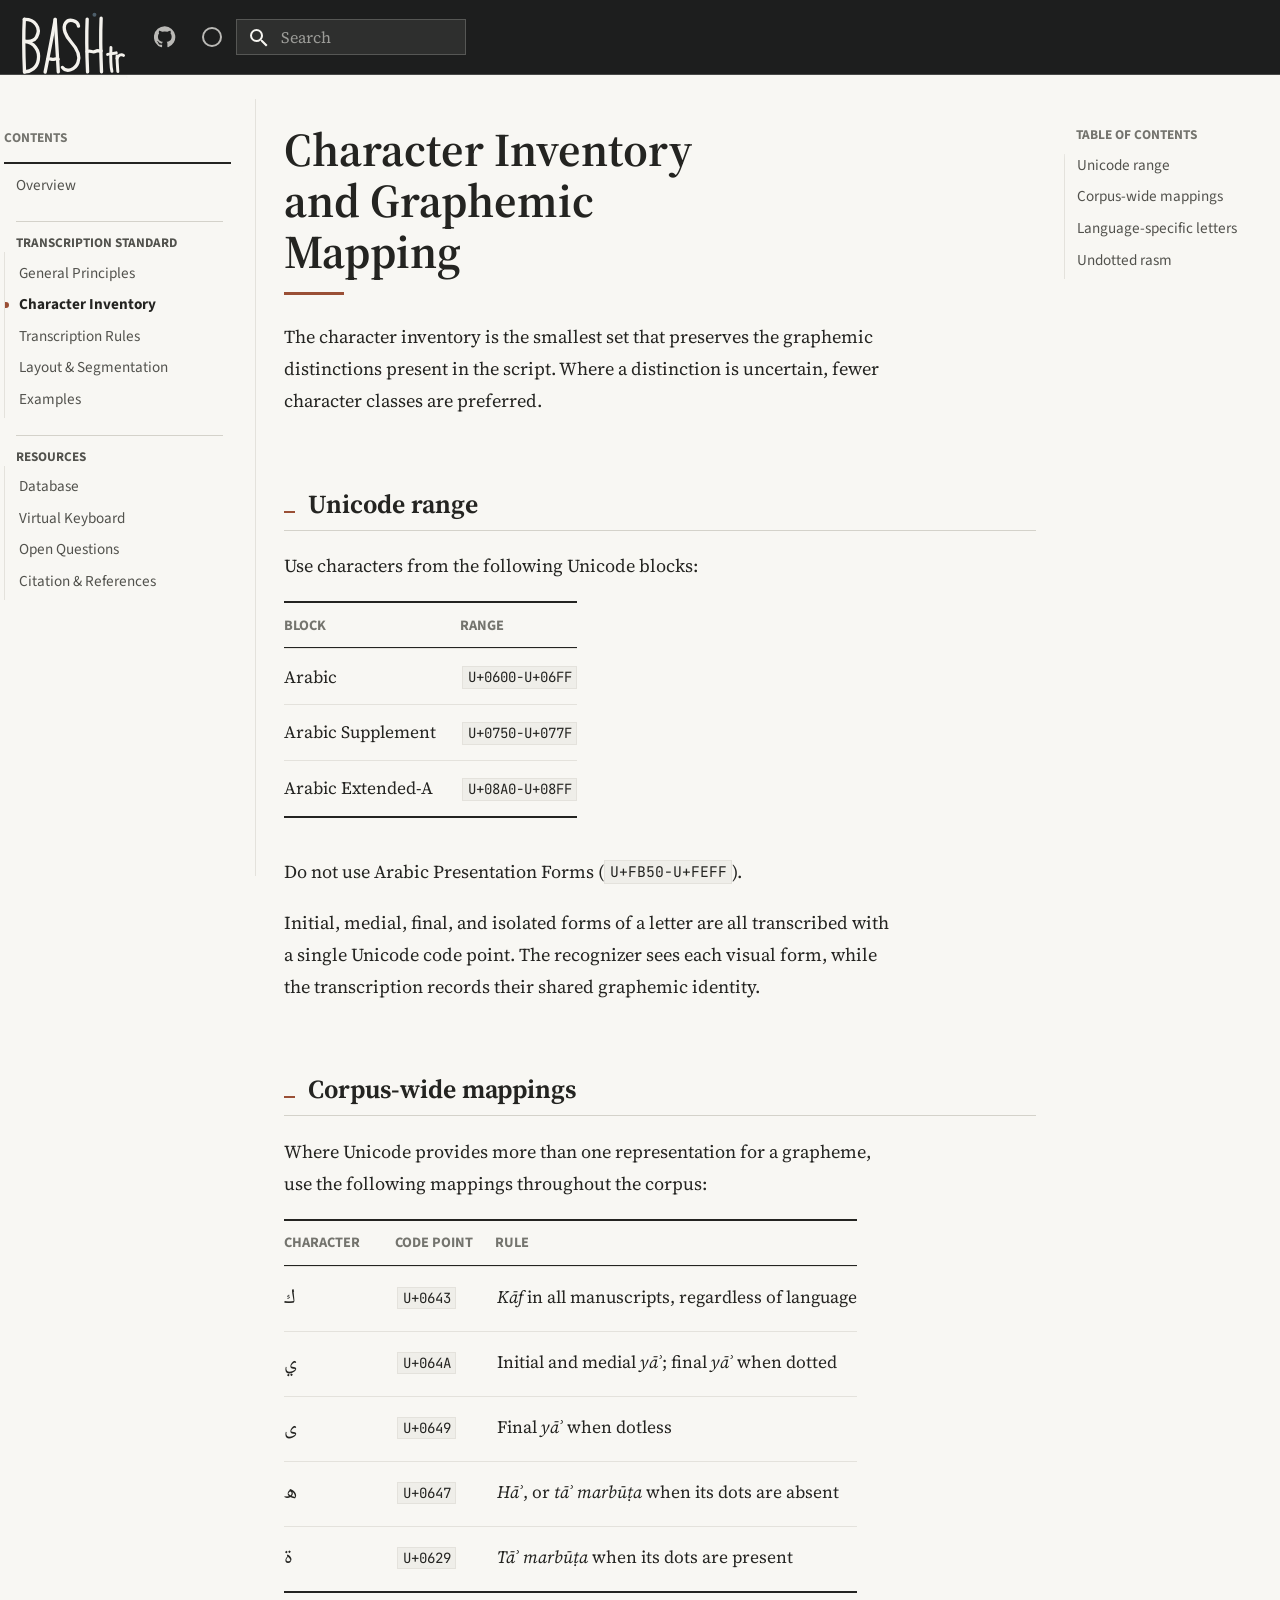
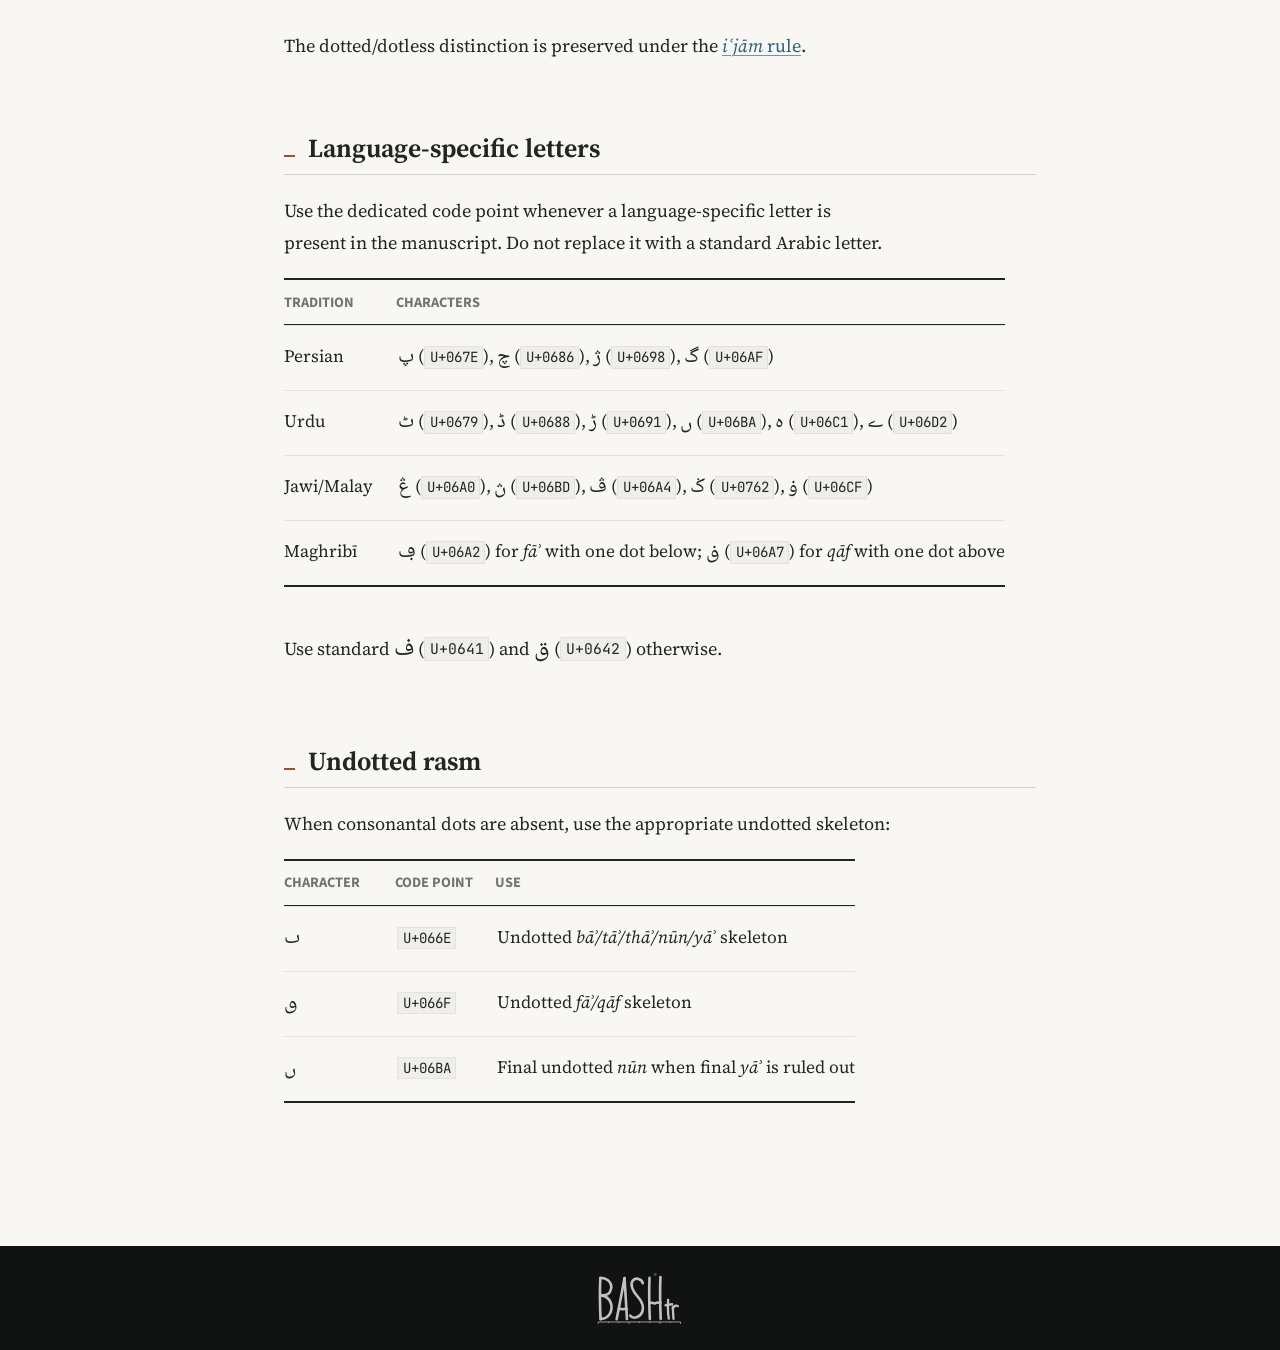
<file: characters/index.html>
<!doctype html>
<html lang="en" class="no-js">
  <head>
    
      <meta charset="utf-8">
      <meta name="viewport" content="width=device-width,initial-scale=1">
      
        <meta name="description" content="Experimental transcription guidelines for Arabic-script ATR training data">
      
      
      
        <link rel="canonical" href="https://bashtr.github.io/bashtr-guidelines/characters/">
      
      
        <link rel="prev" href="../principles/">
      
      
        <link rel="next" href="../transcription/">
      
      
        
      
      
      <link rel="icon" href="../assets/favicon.svg">
      <meta name="generator" content="mkdocs-1.6.1, mkdocs-material-9.7.7">
    
    
      
        <title>Character Inventory - Benchmark for Arabic-script Handwritten Text Recognition</title>
      
    
    
      <link rel="stylesheet" href="../assets/stylesheets/main.ec1eaa64.min.css">
      
        
        <link rel="stylesheet" href="../assets/stylesheets/palette.ab4e12ef.min.css">
      
      


    
    
      
    
    
      
    
    
      <link rel="stylesheet" href="../stylesheets/site.css">
    
    <script>__md_scope=new URL("..",location),__md_hash=e=>[...e].reduce(((e,_)=>(e<<5)-e+_.charCodeAt(0)),0),__md_get=(e,_=localStorage,t=__md_scope)=>JSON.parse(_.getItem(t.pathname+"."+e)),__md_set=(e,_,t=localStorage,a=__md_scope)=>{try{t.setItem(a.pathname+"."+e,JSON.stringify(_))}catch(e){}}</script>
    
      

    
    
  </head>
  
  
    
    
      
    
    
    
    
    <body dir="ltr" data-md-color-scheme="default" data-md-color-primary="custom" data-md-color-accent="custom">
  
    
    <input class="md-toggle" data-md-toggle="drawer" type="checkbox" id="__drawer" autocomplete="off">
    <input class="md-toggle" data-md-toggle="search" type="checkbox" id="__search" autocomplete="off">
    <label class="md-overlay" for="__drawer"></label>
    <div data-md-component="skip">
      
        
        <a href="#character-inventory-and-graphemic-mapping" class="md-skip">
          Skip to content
        </a>
      
    </div>
    <div data-md-component="announce">
      
    </div>
    
    
      

  

<header class="md-header md-header--shadow" data-md-component="header">
  <nav class="md-header__inner md-grid" aria-label="Header">
    <a href=".." title="Benchmark for Arabic-script Handwritten Text Recognition" class="md-header__button md-logo" aria-label="Benchmark for Arabic-script Handwritten Text Recognition" data-md-component="logo">
      
  <img src="../assets/bashtrlogo.svg" alt="logo">

    </a>
    <label class="md-header__button md-icon" for="__drawer">
      
      <svg xmlns="http://www.w3.org/2000/svg" viewBox="0 0 24 24"><path d="M3 6h18v2H3zm0 5h18v2H3zm0 5h18v2H3z"/></svg>
    </label>
    <div class="md-header__title" data-md-component="header-title">
      <div class="md-header__ellipsis">
        <div class="md-header__topic">
          <span class="md-ellipsis">
            Benchmark for Arabic-script Handwritten Text Recognition
          </span>
        </div>
        <div class="md-header__topic" data-md-component="header-topic">
          <span class="md-ellipsis">
            
              Character Inventory
            
          </span>
        </div>
      </div>
    </div>
    
      
        <form class="md-header__option" data-md-component="palette">
  
    
    
    
    <input class="md-option" data-md-color-media="" data-md-color-scheme="default" data-md-color-primary="custom" data-md-color-accent="custom"  aria-label="Reading terminal"  type="radio" name="__palette" id="__palette_0">
    
      <label class="md-header__button md-icon" title="Reading terminal" for="__palette_1" hidden>
        <svg xmlns="http://www.w3.org/2000/svg" viewBox="0 0 24 24"><path d="M12 20a8 8 0 0 1-8-8 8 8 0 0 1 8-8 8 8 0 0 1 8 8 8 8 0 0 1-8 8m0-18A10 10 0 0 0 2 12a10 10 0 0 0 10 10 10 10 0 0 0 10-10A10 10 0 0 0 12 2"/></svg>
      </label>
    
  
    
    
    
    <input class="md-option" data-md-color-media="" data-md-color-scheme="slate" data-md-color-primary="custom" data-md-color-accent="custom"  aria-label="Parchment"  type="radio" name="__palette" id="__palette_1">
    
      <label class="md-header__button md-icon" title="Parchment" for="__palette_0" hidden>
        <svg xmlns="http://www.w3.org/2000/svg" viewBox="0 0 24 24"><path d="M12 5c3.87 0 7 3.13 7 7s-3.13 7-7 7-7-3.13-7-7 3.13-7 7-7m0-3c5.5 0 10 4.5 10 10s-4.5 10-10 10S2 17.5 2 12 6.5 2 12 2m0 2c-4.42 0-8 3.58-8 8s3.58 8 8 8 8-3.58 8-8-3.58-8-8-8"/></svg>
      </label>
    
  
</form>
      
    
    
      <script>var palette=__md_get("__palette");if(palette&&palette.color){if("(prefers-color-scheme)"===palette.color.media){var media=matchMedia("(prefers-color-scheme: light)"),input=document.querySelector(media.matches?"[data-md-color-media='(prefers-color-scheme: light)']":"[data-md-color-media='(prefers-color-scheme: dark)']");palette.color.media=input.getAttribute("data-md-color-media"),palette.color.scheme=input.getAttribute("data-md-color-scheme"),palette.color.primary=input.getAttribute("data-md-color-primary"),palette.color.accent=input.getAttribute("data-md-color-accent")}for(var[key,value]of Object.entries(palette.color))document.body.setAttribute("data-md-color-"+key,value)}</script>
    
    
    
      
      
        <label class="md-header__button md-icon" for="__search">
          
          <svg xmlns="http://www.w3.org/2000/svg" viewBox="0 0 24 24"><path d="M9.5 3A6.5 6.5 0 0 1 16 9.5c0 1.61-.59 3.09-1.56 4.23l.27.27h.79l5 5-1.5 1.5-5-5v-.79l-.27-.27A6.52 6.52 0 0 1 9.5 16 6.5 6.5 0 0 1 3 9.5 6.5 6.5 0 0 1 9.5 3m0 2C7 5 5 7 5 9.5S7 14 9.5 14 14 12 14 9.5 12 5 9.5 5"/></svg>
        </label>
        <div class="md-search" data-md-component="search" role="dialog">
  <label class="md-search__overlay" for="__search"></label>
  <div class="md-search__inner" role="search">
    <form class="md-search__form" name="search">
      <input type="text" class="md-search__input" name="query" aria-label="Search" placeholder="Search" autocapitalize="off" autocorrect="off" autocomplete="off" spellcheck="false" data-md-component="search-query" required>
      <label class="md-search__icon md-icon" for="__search">
        
        <svg xmlns="http://www.w3.org/2000/svg" viewBox="0 0 24 24"><path d="M9.5 3A6.5 6.5 0 0 1 16 9.5c0 1.61-.59 3.09-1.56 4.23l.27.27h.79l5 5-1.5 1.5-5-5v-.79l-.27-.27A6.52 6.52 0 0 1 9.5 16 6.5 6.5 0 0 1 3 9.5 6.5 6.5 0 0 1 9.5 3m0 2C7 5 5 7 5 9.5S7 14 9.5 14 14 12 14 9.5 12 5 9.5 5"/></svg>
        
        <svg xmlns="http://www.w3.org/2000/svg" viewBox="0 0 24 24"><path d="M20 11v2H8l5.5 5.5-1.42 1.42L4.16 12l7.92-7.92L13.5 5.5 8 11z"/></svg>
      </label>
      <nav class="md-search__options" aria-label="Search">
        
        <button type="reset" class="md-search__icon md-icon" title="Clear" aria-label="Clear" tabindex="-1">
          
          <svg xmlns="http://www.w3.org/2000/svg" viewBox="0 0 24 24"><path d="M19 6.41 17.59 5 12 10.59 6.41 5 5 6.41 10.59 12 5 17.59 6.41 19 12 13.41 17.59 19 19 17.59 13.41 12z"/></svg>
        </button>
      </nav>
      
        <div class="md-search__suggest" data-md-component="search-suggest"></div>
      
    </form>
    <div class="md-search__output">
      <div class="md-search__scrollwrap" tabindex="0" data-md-scrollfix>
        <div class="md-search-result" data-md-component="search-result">
          <div class="md-search-result__meta">
            Initializing search
          </div>
          <ol class="md-search-result__list" role="presentation"></ol>
        </div>
      </div>
    </div>
  </div>
</div>
      
    
    
  </nav>
  
</header>
    
    <div class="md-container" data-md-component="container">
      
      
        
          
        
      
      <main class="md-main" data-md-component="main">
        <div class="md-main__inner md-grid">
          
            
              
              <div class="md-sidebar md-sidebar--primary" data-md-component="sidebar" data-md-type="navigation" >
                <div class="md-sidebar__scrollwrap">
                  <div class="md-sidebar__inner">
                    



<nav class="md-nav md-nav--primary" aria-label="Navigation" data-md-level="0">
  <label class="md-nav__title" for="__drawer">
    <a href=".." title="Benchmark for Arabic-script Handwritten Text Recognition" class="md-nav__button md-logo" aria-label="Benchmark for Arabic-script Handwritten Text Recognition" data-md-component="logo">
      
  <img src="../assets/bashtrlogo.svg" alt="logo">

    </a>
    Benchmark for Arabic-script Handwritten Text Recognition
  </label>
  
  <ul class="md-nav__list" data-md-scrollfix>
    
      
      
  
  
  
  
    <li class="md-nav__item">
      <a href=".." class="md-nav__link">
        
  
  
  <span class="md-ellipsis">
    
  
    Overview
  

    
  </span>
  
  

      </a>
    </li>
  

    
      
      
  
  
    
  
  
  
    
    
    
    
      
        
        
      
    
    
    <li class="md-nav__item md-nav__item--active md-nav__item--section md-nav__item--nested">
      
        
        
        <input class="md-nav__toggle md-toggle " type="checkbox" id="__nav_2" checked>
        
          
          <label class="md-nav__link" for="__nav_2" id="__nav_2_label" tabindex="">
            
  
  
  <span class="md-ellipsis">
    
  
    Transcription standard
  

    
  </span>
  
  

            <span class="md-nav__icon md-icon"></span>
          </label>
        
        <nav class="md-nav" data-md-level="1" aria-labelledby="__nav_2_label" aria-expanded="true">
          <label class="md-nav__title" for="__nav_2">
            <span class="md-nav__icon md-icon"></span>
            
  
    Transcription standard
  

          </label>
          <ul class="md-nav__list" data-md-scrollfix>
            
              
                
  
  
  
  
    <li class="md-nav__item">
      <a href="../principles/" class="md-nav__link">
        
  
  
  <span class="md-ellipsis">
    
  
    General Principles
  

    
  </span>
  
  

      </a>
    </li>
  

              
            
              
                
  
  
    
  
  
  
    <li class="md-nav__item md-nav__item--active">
      
      <input class="md-nav__toggle md-toggle" type="checkbox" id="__toc">
      
      
        
      
      
        <label class="md-nav__link md-nav__link--active" for="__toc">
          
  
  
  <span class="md-ellipsis">
    
  
    Character Inventory
  

    
  </span>
  
  

          <span class="md-nav__icon md-icon"></span>
        </label>
      
      <a href="./" class="md-nav__link md-nav__link--active">
        
  
  
  <span class="md-ellipsis">
    
  
    Character Inventory
  

    
  </span>
  
  

      </a>
      
        

<nav class="md-nav md-nav--secondary" aria-label="Table of contents">
  
  
  
    
  
  
    <label class="md-nav__title" for="__toc">
      <span class="md-nav__icon md-icon"></span>
      Table of contents
    </label>
    <ul class="md-nav__list" data-md-component="toc" data-md-scrollfix>
      
        <li class="md-nav__item">
  <a href="#unicode-range" class="md-nav__link">
    <span class="md-ellipsis">
      
        Unicode range
      
    </span>
  </a>
  
</li>
      
        <li class="md-nav__item">
  <a href="#corpus-wide-mappings" class="md-nav__link">
    <span class="md-ellipsis">
      
        Corpus-wide mappings
      
    </span>
  </a>
  
</li>
      
        <li class="md-nav__item">
  <a href="#language-specific-letters" class="md-nav__link">
    <span class="md-ellipsis">
      
        Language-specific letters
      
    </span>
  </a>
  
</li>
      
        <li class="md-nav__item">
  <a href="#undotted-rasm" class="md-nav__link">
    <span class="md-ellipsis">
      
        Undotted rasm
      
    </span>
  </a>
  
</li>
      
    </ul>
  
</nav>
      
    </li>
  

              
            
              
                
  
  
  
  
    <li class="md-nav__item">
      <a href="../transcription/" class="md-nav__link">
        
  
  
  <span class="md-ellipsis">
    
  
    Transcription Rules
  

    
  </span>
  
  

      </a>
    </li>
  

              
            
              
                
  
  
  
  
    <li class="md-nav__item">
      <a href="../layout/" class="md-nav__link">
        
  
  
  <span class="md-ellipsis">
    
  
    Layout & Segmentation
  

    
  </span>
  
  

      </a>
    </li>
  

              
            
              
                
  
  
  
  
    <li class="md-nav__item">
      <a href="../examples/" class="md-nav__link">
        
  
  
  <span class="md-ellipsis">
    
  
    Examples
  

    
  </span>
  
  

      </a>
    </li>
  

              
            
          </ul>
        </nav>
      
    </li>
  

    
      
      
  
  
  
  
    
    
    
    
      
        
        
      
    
    
    <li class="md-nav__item md-nav__item--section md-nav__item--nested">
      
        
        
          
        
        <input class="md-nav__toggle md-toggle md-toggle--indeterminate" type="checkbox" id="__nav_3" >
        
          
          <label class="md-nav__link" for="__nav_3" id="__nav_3_label" tabindex="">
            
  
  
  <span class="md-ellipsis">
    
  
    Resources
  

    
  </span>
  
  

            <span class="md-nav__icon md-icon"></span>
          </label>
        
        <nav class="md-nav" data-md-level="1" aria-labelledby="__nav_3_label" aria-expanded="false">
          <label class="md-nav__title" for="__nav_3">
            <span class="md-nav__icon md-icon"></span>
            
  
    Resources
  

          </label>
          <ul class="md-nav__list" data-md-scrollfix>
            
              
                
  
  
  
  
    <li class="md-nav__item">
      <a href="../database/" class="md-nav__link">
        
  
  
  <span class="md-ellipsis">
    
  
    Database
  

    
  </span>
  
  

      </a>
    </li>
  

              
            
              
                
  
  
  
  
    <li class="md-nav__item">
      <a href="../keyboard/" class="md-nav__link">
        
  
  
  <span class="md-ellipsis">
    
  
    Virtual Keyboard
  

    
  </span>
  
  

      </a>
    </li>
  

              
            
              
                
  
  
  
  
    <li class="md-nav__item">
      <a href="../community/" class="md-nav__link">
        
  
  
  <span class="md-ellipsis">
    
  
    Open Questions
  

    
  </span>
  
  

      </a>
    </li>
  

              
            
              
                
  
  
  
  
    <li class="md-nav__item">
      <a href="../about/" class="md-nav__link">
        
  
  
  <span class="md-ellipsis">
    
  
    Citation & References
  

    
  </span>
  
  

      </a>
    </li>
  

              
            
          </ul>
        </nav>
      
    </li>
  

    
  </ul>
</nav>
                  </div>
                </div>
              </div>
            
            
              
              <div class="md-sidebar md-sidebar--secondary" data-md-component="sidebar" data-md-type="toc" >
                <div class="md-sidebar__scrollwrap">
                  <div class="md-sidebar__inner">
                    

<nav class="md-nav md-nav--secondary" aria-label="Table of contents">
  
  
  
    
  
  
    <label class="md-nav__title" for="__toc">
      <span class="md-nav__icon md-icon"></span>
      Table of contents
    </label>
    <ul class="md-nav__list" data-md-component="toc" data-md-scrollfix>
      
        <li class="md-nav__item">
  <a href="#unicode-range" class="md-nav__link">
    <span class="md-ellipsis">
      
        Unicode range
      
    </span>
  </a>
  
</li>
      
        <li class="md-nav__item">
  <a href="#corpus-wide-mappings" class="md-nav__link">
    <span class="md-ellipsis">
      
        Corpus-wide mappings
      
    </span>
  </a>
  
</li>
      
        <li class="md-nav__item">
  <a href="#language-specific-letters" class="md-nav__link">
    <span class="md-ellipsis">
      
        Language-specific letters
      
    </span>
  </a>
  
</li>
      
        <li class="md-nav__item">
  <a href="#undotted-rasm" class="md-nav__link">
    <span class="md-ellipsis">
      
        Undotted rasm
      
    </span>
  </a>
  
</li>
      
    </ul>
  
</nav>
                  </div>
                </div>
              </div>
            
          
          
            <div class="md-content" data-md-component="content">
              
              <article class="md-content__inner md-typeset">
                
                  



<h1 id="character-inventory-and-graphemic-mapping">Character Inventory and Graphemic Mapping</h1>
<p>The character inventory is the smallest set that preserves the graphemic distinctions present in the script. Where a distinction is uncertain, fewer character classes are preferred.</p>
<h2 id="unicode-range">Unicode range</h2>
<p>Use characters from the following Unicode blocks:</p>
<table>
<thead>
<tr>
<th>Block</th>
<th>Range</th>
</tr>
</thead>
<tbody>
<tr>
<td>Arabic</td>
<td><code>U+0600-U+06FF</code></td>
</tr>
<tr>
<td>Arabic Supplement</td>
<td><code>U+0750-U+077F</code></td>
</tr>
<tr>
<td>Arabic Extended-A</td>
<td><code>U+08A0-U+08FF</code></td>
</tr>
</tbody>
</table>
<p>Do not use Arabic Presentation Forms (<code>U+FB50-U+FEFF</code>).</p>
<p>Initial, medial, final, and isolated forms of a letter are all transcribed with a single Unicode code point. The recognizer sees each visual form, while the transcription records their shared graphemic identity.</p>
<h2 id="corpus-wide-mappings">Corpus-wide mappings</h2>
<p>Where Unicode provides more than one representation for a grapheme, use the following mappings throughout the corpus:</p>
<table>
<thead>
<tr>
<th>Character</th>
<th>Code point</th>
<th>Rule</th>
</tr>
</thead>
<tbody>
<tr>
<td><span lang="ar">ك</span></td>
<td><code>U+0643</code></td>
<td><em>Kāf</em> in all manuscripts, regardless of language</td>
</tr>
<tr>
<td><span lang="ar">ي</span></td>
<td><code>U+064A</code></td>
<td>Initial and medial <em>yāʾ</em>; final <em>yāʾ</em> when dotted</td>
</tr>
<tr>
<td><span lang="ar">ى</span></td>
<td><code>U+0649</code></td>
<td>Final <em>yāʾ</em> when dotless</td>
</tr>
<tr>
<td><span lang="ar">ه</span></td>
<td><code>U+0647</code></td>
<td><em>Hāʾ</em>, or <em>tāʾ marbūṭa</em> when its dots are absent</td>
</tr>
<tr>
<td><span lang="ar">ة</span></td>
<td><code>U+0629</code></td>
<td><em>Tāʾ marbūṭa</em> when its dots are present</td>
</tr>
</tbody>
</table>
<p>The dotted/dotless distinction is preserved under the <a href="../transcription/#diacritics"><em>iʿjām</em> rule</a>.</p>
<h2 id="language-specific-letters">Language-specific letters</h2>
<p>Use the dedicated code point whenever a language-specific letter is present in the manuscript. Do not replace it with a standard Arabic letter.</p>
<table>
<thead>
<tr>
<th>Tradition</th>
<th>Characters</th>
</tr>
</thead>
<tbody>
<tr>
<td>Persian</td>
<td><span lang="ar">پ</span> (<code>U+067E</code>), <span lang="ar">چ</span> (<code>U+0686</code>), <span lang="ar">ژ</span> (<code>U+0698</code>), <span lang="ar">گ</span> (<code>U+06AF</code>)</td>
</tr>
<tr>
<td>Urdu</td>
<td><span lang="ar">ٹ</span> (<code>U+0679</code>), <span lang="ar">ڈ</span> (<code>U+0688</code>), <span lang="ar">ڑ</span> (<code>U+0691</code>), <span lang="ar">ں</span> (<code>U+06BA</code>), <span lang="ar">ہ</span> (<code>U+06C1</code>), <span lang="ar">ے</span> (<code>U+06D2</code>)</td>
</tr>
<tr>
<td>Jawi/Malay</td>
<td><span lang="ar">ڠ</span> (<code>U+06A0</code>), <span lang="ar">ڽ</span> (<code>U+06BD</code>), <span lang="ar">ڤ</span> (<code>U+06A4</code>), <span lang="ar">ݢ</span> (<code>U+0762</code>), <span lang="ar">ۏ</span> (<code>U+06CF</code>)</td>
</tr>
<tr>
<td>Maghribī</td>
<td><span lang="ar">ڢ</span> (<code>U+06A2</code>) for <em>fāʾ</em> with one dot below; <span lang="ar">ڧ</span> (<code>U+06A7</code>) for <em>qāf</em> with one dot above</td>
</tr>
</tbody>
</table>
<p>Use standard <span lang="ar">ف</span> (<code>U+0641</code>) and <span lang="ar">ق</span> (<code>U+0642</code>) otherwise.</p>
<h2 id="undotted-rasm">Undotted rasm</h2>
<p>When consonantal dots are absent, use the appropriate undotted skeleton:</p>
<table>
<thead>
<tr>
<th>Character</th>
<th>Code point</th>
<th>Use</th>
</tr>
</thead>
<tbody>
<tr>
<td><span lang="ar">ٮ</span></td>
<td><code>U+066E</code></td>
<td>Undotted <em>bāʾ/tāʾ/thāʾ/nūn/yāʾ</em> skeleton</td>
</tr>
<tr>
<td><span lang="ar">ٯ</span></td>
<td><code>U+066F</code></td>
<td>Undotted <em>fāʾ/qāf</em> skeleton</td>
</tr>
<tr>
<td><span lang="ar">ں</span></td>
<td><code>U+06BA</code></td>
<td>Final undotted <em>nūn</em> when final <em>yāʾ</em> is ruled out</td>
</tr>
</tbody>
</table>












                
              </article>
            </div>
          
          
<script>var target=document.getElementById(location.hash.slice(1));target&&target.name&&(target.checked=target.name.startsWith("__tabbed_"))</script>
        </div>
        
          <button type="button" class="md-top md-icon" data-md-component="top" hidden>
  
  <svg xmlns="http://www.w3.org/2000/svg" viewBox="0 0 24 24"><path d="M13 20h-2V8l-5.5 5.5-1.42-1.42L12 4.16l7.92 7.92-1.42 1.42L13 8z"/></svg>
  Back to top
</button>
        
      </main>
      
        <footer class="md-footer">
  
  <div class="md-footer-meta md-typeset">
    <div class="md-footer-meta__inner md-grid">
      <div class="md-copyright">
  
  
    Made with
    <a href="https://squidfunk.github.io/mkdocs-material/" target="_blank" rel="noopener">
      Material for MkDocs
    </a>
  
</div>
      
    </div>
  </div>
</footer>
      
    </div>
    <div class="md-dialog" data-md-component="dialog">
      <div class="md-dialog__inner md-typeset"></div>
    </div>
    
    
    
      
      
      <script id="__config" type="application/json">{"annotate": null, "base": "..", "features": ["navigation.sections", "navigation.expand", "navigation.tracking", "navigation.top", "toc.follow", "search.suggest", "search.highlight"], "search": "../assets/javascripts/workers/search.2c215733.min.js", "tags": null, "translations": {"clipboard.copied": "Copied to clipboard", "clipboard.copy": "Copy to clipboard", "search.result.more.one": "1 more on this page", "search.result.more.other": "# more on this page", "search.result.none": "No matching documents", "search.result.one": "1 matching document", "search.result.other": "# matching documents", "search.result.placeholder": "Type to start searching", "search.result.term.missing": "Missing", "select.version": "Select version"}, "version": null}</script>
    
    
      <script src="../assets/javascripts/bundle.d7400e89.min.js"></script>
      
        <script src="../javascripts/image-viewer.js"></script>
      
        <script src="../javascripts/header-actions.js"></script>
      
        <script src="../javascripts/external-links.js"></script>
      
    
  </body>
</html>
</file>
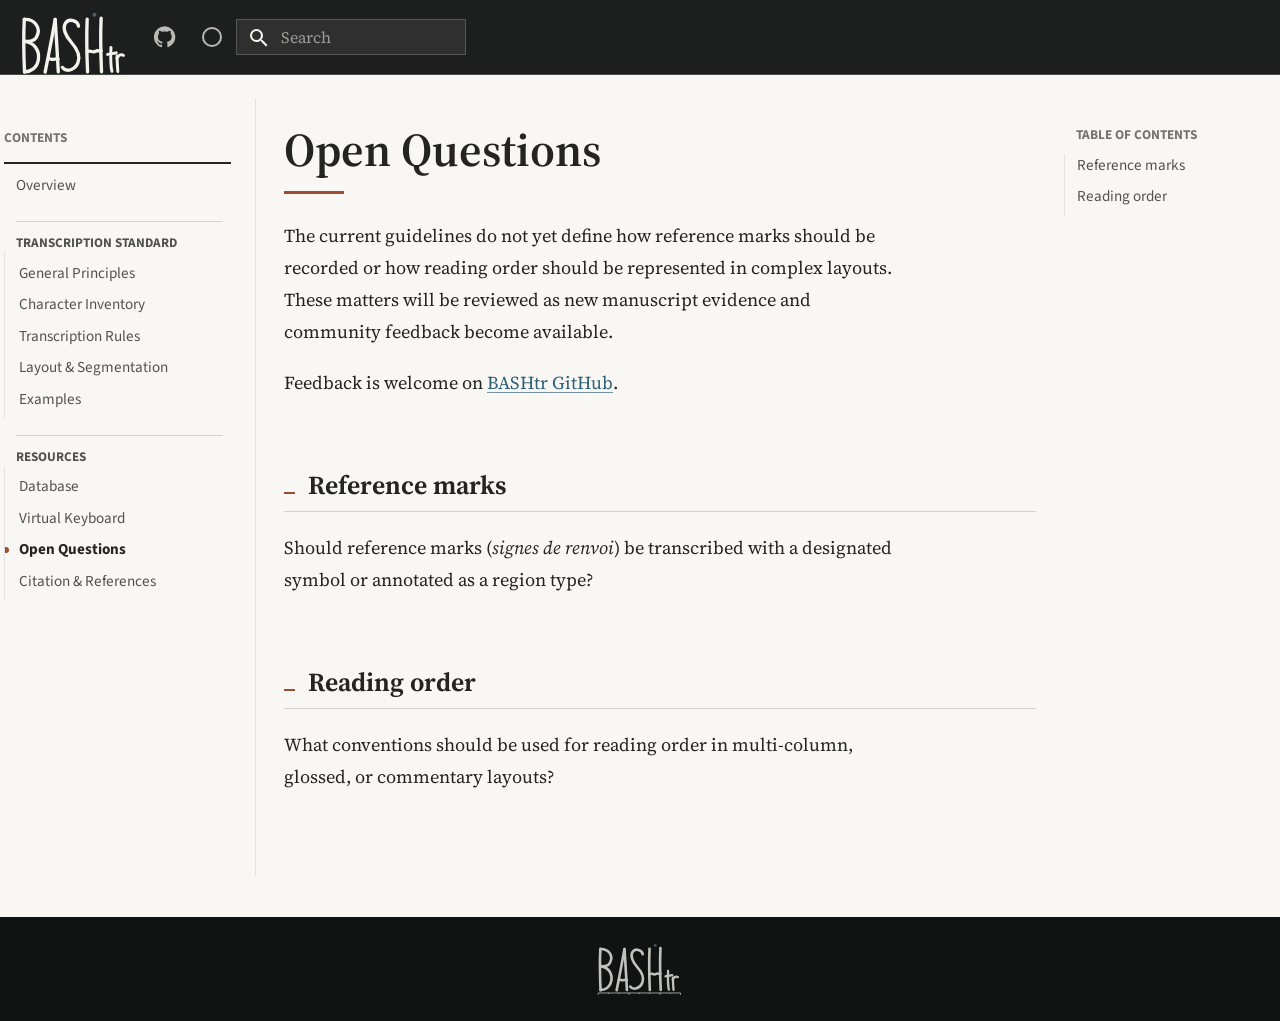
<file: community/index.html>
<!doctype html>
<html lang="en" class="no-js">
  <head>
    
      <meta charset="utf-8">
      <meta name="viewport" content="width=device-width,initial-scale=1">
      
        <meta name="description" content="Experimental transcription guidelines for Arabic-script ATR training data">
      
      
      
        <link rel="canonical" href="https://bashtr.github.io/bashtr-guidelines/community/">
      
      
        <link rel="prev" href="../keyboard/">
      
      
        <link rel="next" href="../about/">
      
      
        
      
      
      <link rel="icon" href="../assets/favicon.svg">
      <meta name="generator" content="mkdocs-1.6.1, mkdocs-material-9.7.7">
    
    
      
        <title>Open Questions - Benchmark for Arabic-script Handwritten Text Recognition</title>
      
    
    
      <link rel="stylesheet" href="../assets/stylesheets/main.ec1eaa64.min.css">
      
        
        <link rel="stylesheet" href="../assets/stylesheets/palette.ab4e12ef.min.css">
      
      


    
    
      
    
    
      
    
    
      <link rel="stylesheet" href="../stylesheets/site.css">
    
    <script>__md_scope=new URL("..",location),__md_hash=e=>[...e].reduce(((e,_)=>(e<<5)-e+_.charCodeAt(0)),0),__md_get=(e,_=localStorage,t=__md_scope)=>JSON.parse(_.getItem(t.pathname+"."+e)),__md_set=(e,_,t=localStorage,a=__md_scope)=>{try{t.setItem(a.pathname+"."+e,JSON.stringify(_))}catch(e){}}</script>
    
      

    
    
  </head>
  
  
    
    
      
    
    
    
    
    <body dir="ltr" data-md-color-scheme="default" data-md-color-primary="custom" data-md-color-accent="custom">
  
    
    <input class="md-toggle" data-md-toggle="drawer" type="checkbox" id="__drawer" autocomplete="off">
    <input class="md-toggle" data-md-toggle="search" type="checkbox" id="__search" autocomplete="off">
    <label class="md-overlay" for="__drawer"></label>
    <div data-md-component="skip">
      
        
        <a href="#open-questions" class="md-skip">
          Skip to content
        </a>
      
    </div>
    <div data-md-component="announce">
      
    </div>
    
    
      

  

<header class="md-header md-header--shadow" data-md-component="header">
  <nav class="md-header__inner md-grid" aria-label="Header">
    <a href=".." title="Benchmark for Arabic-script Handwritten Text Recognition" class="md-header__button md-logo" aria-label="Benchmark for Arabic-script Handwritten Text Recognition" data-md-component="logo">
      
  <img src="../assets/bashtrlogo.svg" alt="logo">

    </a>
    <label class="md-header__button md-icon" for="__drawer">
      
      <svg xmlns="http://www.w3.org/2000/svg" viewBox="0 0 24 24"><path d="M3 6h18v2H3zm0 5h18v2H3zm0 5h18v2H3z"/></svg>
    </label>
    <div class="md-header__title" data-md-component="header-title">
      <div class="md-header__ellipsis">
        <div class="md-header__topic">
          <span class="md-ellipsis">
            Benchmark for Arabic-script Handwritten Text Recognition
          </span>
        </div>
        <div class="md-header__topic" data-md-component="header-topic">
          <span class="md-ellipsis">
            
              Open Questions
            
          </span>
        </div>
      </div>
    </div>
    
      
        <form class="md-header__option" data-md-component="palette">
  
    
    
    
    <input class="md-option" data-md-color-media="" data-md-color-scheme="default" data-md-color-primary="custom" data-md-color-accent="custom"  aria-label="Reading terminal"  type="radio" name="__palette" id="__palette_0">
    
      <label class="md-header__button md-icon" title="Reading terminal" for="__palette_1" hidden>
        <svg xmlns="http://www.w3.org/2000/svg" viewBox="0 0 24 24"><path d="M12 20a8 8 0 0 1-8-8 8 8 0 0 1 8-8 8 8 0 0 1 8 8 8 8 0 0 1-8 8m0-18A10 10 0 0 0 2 12a10 10 0 0 0 10 10 10 10 0 0 0 10-10A10 10 0 0 0 12 2"/></svg>
      </label>
    
  
    
    
    
    <input class="md-option" data-md-color-media="" data-md-color-scheme="slate" data-md-color-primary="custom" data-md-color-accent="custom"  aria-label="Parchment"  type="radio" name="__palette" id="__palette_1">
    
      <label class="md-header__button md-icon" title="Parchment" for="__palette_0" hidden>
        <svg xmlns="http://www.w3.org/2000/svg" viewBox="0 0 24 24"><path d="M12 5c3.87 0 7 3.13 7 7s-3.13 7-7 7-7-3.13-7-7 3.13-7 7-7m0-3c5.5 0 10 4.5 10 10s-4.5 10-10 10S2 17.5 2 12 6.5 2 12 2m0 2c-4.42 0-8 3.58-8 8s3.58 8 8 8 8-3.58 8-8-3.58-8-8-8"/></svg>
      </label>
    
  
</form>
      
    
    
      <script>var palette=__md_get("__palette");if(palette&&palette.color){if("(prefers-color-scheme)"===palette.color.media){var media=matchMedia("(prefers-color-scheme: light)"),input=document.querySelector(media.matches?"[data-md-color-media='(prefers-color-scheme: light)']":"[data-md-color-media='(prefers-color-scheme: dark)']");palette.color.media=input.getAttribute("data-md-color-media"),palette.color.scheme=input.getAttribute("data-md-color-scheme"),palette.color.primary=input.getAttribute("data-md-color-primary"),palette.color.accent=input.getAttribute("data-md-color-accent")}for(var[key,value]of Object.entries(palette.color))document.body.setAttribute("data-md-color-"+key,value)}</script>
    
    
    
      
      
        <label class="md-header__button md-icon" for="__search">
          
          <svg xmlns="http://www.w3.org/2000/svg" viewBox="0 0 24 24"><path d="M9.5 3A6.5 6.5 0 0 1 16 9.5c0 1.61-.59 3.09-1.56 4.23l.27.27h.79l5 5-1.5 1.5-5-5v-.79l-.27-.27A6.52 6.52 0 0 1 9.5 16 6.5 6.5 0 0 1 3 9.5 6.5 6.5 0 0 1 9.5 3m0 2C7 5 5 7 5 9.5S7 14 9.5 14 14 12 14 9.5 12 5 9.5 5"/></svg>
        </label>
        <div class="md-search" data-md-component="search" role="dialog">
  <label class="md-search__overlay" for="__search"></label>
  <div class="md-search__inner" role="search">
    <form class="md-search__form" name="search">
      <input type="text" class="md-search__input" name="query" aria-label="Search" placeholder="Search" autocapitalize="off" autocorrect="off" autocomplete="off" spellcheck="false" data-md-component="search-query" required>
      <label class="md-search__icon md-icon" for="__search">
        
        <svg xmlns="http://www.w3.org/2000/svg" viewBox="0 0 24 24"><path d="M9.5 3A6.5 6.5 0 0 1 16 9.5c0 1.61-.59 3.09-1.56 4.23l.27.27h.79l5 5-1.5 1.5-5-5v-.79l-.27-.27A6.52 6.52 0 0 1 9.5 16 6.5 6.5 0 0 1 3 9.5 6.5 6.5 0 0 1 9.5 3m0 2C7 5 5 7 5 9.5S7 14 9.5 14 14 12 14 9.5 12 5 9.5 5"/></svg>
        
        <svg xmlns="http://www.w3.org/2000/svg" viewBox="0 0 24 24"><path d="M20 11v2H8l5.5 5.5-1.42 1.42L4.16 12l7.92-7.92L13.5 5.5 8 11z"/></svg>
      </label>
      <nav class="md-search__options" aria-label="Search">
        
        <button type="reset" class="md-search__icon md-icon" title="Clear" aria-label="Clear" tabindex="-1">
          
          <svg xmlns="http://www.w3.org/2000/svg" viewBox="0 0 24 24"><path d="M19 6.41 17.59 5 12 10.59 6.41 5 5 6.41 10.59 12 5 17.59 6.41 19 12 13.41 17.59 19 19 17.59 13.41 12z"/></svg>
        </button>
      </nav>
      
        <div class="md-search__suggest" data-md-component="search-suggest"></div>
      
    </form>
    <div class="md-search__output">
      <div class="md-search__scrollwrap" tabindex="0" data-md-scrollfix>
        <div class="md-search-result" data-md-component="search-result">
          <div class="md-search-result__meta">
            Initializing search
          </div>
          <ol class="md-search-result__list" role="presentation"></ol>
        </div>
      </div>
    </div>
  </div>
</div>
      
    
    
  </nav>
  
</header>
    
    <div class="md-container" data-md-component="container">
      
      
        
          
        
      
      <main class="md-main" data-md-component="main">
        <div class="md-main__inner md-grid">
          
            
              
              <div class="md-sidebar md-sidebar--primary" data-md-component="sidebar" data-md-type="navigation" >
                <div class="md-sidebar__scrollwrap">
                  <div class="md-sidebar__inner">
                    



<nav class="md-nav md-nav--primary" aria-label="Navigation" data-md-level="0">
  <label class="md-nav__title" for="__drawer">
    <a href=".." title="Benchmark for Arabic-script Handwritten Text Recognition" class="md-nav__button md-logo" aria-label="Benchmark for Arabic-script Handwritten Text Recognition" data-md-component="logo">
      
  <img src="../assets/bashtrlogo.svg" alt="logo">

    </a>
    Benchmark for Arabic-script Handwritten Text Recognition
  </label>
  
  <ul class="md-nav__list" data-md-scrollfix>
    
      
      
  
  
  
  
    <li class="md-nav__item">
      <a href=".." class="md-nav__link">
        
  
  
  <span class="md-ellipsis">
    
  
    Overview
  

    
  </span>
  
  

      </a>
    </li>
  

    
      
      
  
  
  
  
    
    
    
    
      
        
        
      
    
    
    <li class="md-nav__item md-nav__item--section md-nav__item--nested">
      
        
        
          
        
        <input class="md-nav__toggle md-toggle md-toggle--indeterminate" type="checkbox" id="__nav_2" >
        
          
          <label class="md-nav__link" for="__nav_2" id="__nav_2_label" tabindex="">
            
  
  
  <span class="md-ellipsis">
    
  
    Transcription standard
  

    
  </span>
  
  

            <span class="md-nav__icon md-icon"></span>
          </label>
        
        <nav class="md-nav" data-md-level="1" aria-labelledby="__nav_2_label" aria-expanded="false">
          <label class="md-nav__title" for="__nav_2">
            <span class="md-nav__icon md-icon"></span>
            
  
    Transcription standard
  

          </label>
          <ul class="md-nav__list" data-md-scrollfix>
            
              
                
  
  
  
  
    <li class="md-nav__item">
      <a href="../principles/" class="md-nav__link">
        
  
  
  <span class="md-ellipsis">
    
  
    General Principles
  

    
  </span>
  
  

      </a>
    </li>
  

              
            
              
                
  
  
  
  
    <li class="md-nav__item">
      <a href="../characters/" class="md-nav__link">
        
  
  
  <span class="md-ellipsis">
    
  
    Character Inventory
  

    
  </span>
  
  

      </a>
    </li>
  

              
            
              
                
  
  
  
  
    <li class="md-nav__item">
      <a href="../transcription/" class="md-nav__link">
        
  
  
  <span class="md-ellipsis">
    
  
    Transcription Rules
  

    
  </span>
  
  

      </a>
    </li>
  

              
            
              
                
  
  
  
  
    <li class="md-nav__item">
      <a href="../layout/" class="md-nav__link">
        
  
  
  <span class="md-ellipsis">
    
  
    Layout & Segmentation
  

    
  </span>
  
  

      </a>
    </li>
  

              
            
              
                
  
  
  
  
    <li class="md-nav__item">
      <a href="../examples/" class="md-nav__link">
        
  
  
  <span class="md-ellipsis">
    
  
    Examples
  

    
  </span>
  
  

      </a>
    </li>
  

              
            
          </ul>
        </nav>
      
    </li>
  

    
      
      
  
  
    
  
  
  
    
    
    
    
      
        
        
      
    
    
    <li class="md-nav__item md-nav__item--active md-nav__item--section md-nav__item--nested">
      
        
        
        <input class="md-nav__toggle md-toggle " type="checkbox" id="__nav_3" checked>
        
          
          <label class="md-nav__link" for="__nav_3" id="__nav_3_label" tabindex="">
            
  
  
  <span class="md-ellipsis">
    
  
    Resources
  

    
  </span>
  
  

            <span class="md-nav__icon md-icon"></span>
          </label>
        
        <nav class="md-nav" data-md-level="1" aria-labelledby="__nav_3_label" aria-expanded="true">
          <label class="md-nav__title" for="__nav_3">
            <span class="md-nav__icon md-icon"></span>
            
  
    Resources
  

          </label>
          <ul class="md-nav__list" data-md-scrollfix>
            
              
                
  
  
  
  
    <li class="md-nav__item">
      <a href="../database/" class="md-nav__link">
        
  
  
  <span class="md-ellipsis">
    
  
    Database
  

    
  </span>
  
  

      </a>
    </li>
  

              
            
              
                
  
  
  
  
    <li class="md-nav__item">
      <a href="../keyboard/" class="md-nav__link">
        
  
  
  <span class="md-ellipsis">
    
  
    Virtual Keyboard
  

    
  </span>
  
  

      </a>
    </li>
  

              
            
              
                
  
  
    
  
  
  
    <li class="md-nav__item md-nav__item--active">
      
      <input class="md-nav__toggle md-toggle" type="checkbox" id="__toc">
      
      
        
      
      
        <label class="md-nav__link md-nav__link--active" for="__toc">
          
  
  
  <span class="md-ellipsis">
    
  
    Open Questions
  

    
  </span>
  
  

          <span class="md-nav__icon md-icon"></span>
        </label>
      
      <a href="./" class="md-nav__link md-nav__link--active">
        
  
  
  <span class="md-ellipsis">
    
  
    Open Questions
  

    
  </span>
  
  

      </a>
      
        

<nav class="md-nav md-nav--secondary" aria-label="Table of contents">
  
  
  
    
  
  
    <label class="md-nav__title" for="__toc">
      <span class="md-nav__icon md-icon"></span>
      Table of contents
    </label>
    <ul class="md-nav__list" data-md-component="toc" data-md-scrollfix>
      
        <li class="md-nav__item">
  <a href="#reference-marks" class="md-nav__link">
    <span class="md-ellipsis">
      
        Reference marks
      
    </span>
  </a>
  
</li>
      
        <li class="md-nav__item">
  <a href="#reading-order" class="md-nav__link">
    <span class="md-ellipsis">
      
        Reading order
      
    </span>
  </a>
  
</li>
      
    </ul>
  
</nav>
      
    </li>
  

              
            
              
                
  
  
  
  
    <li class="md-nav__item">
      <a href="../about/" class="md-nav__link">
        
  
  
  <span class="md-ellipsis">
    
  
    Citation & References
  

    
  </span>
  
  

      </a>
    </li>
  

              
            
          </ul>
        </nav>
      
    </li>
  

    
  </ul>
</nav>
                  </div>
                </div>
              </div>
            
            
              
              <div class="md-sidebar md-sidebar--secondary" data-md-component="sidebar" data-md-type="toc" >
                <div class="md-sidebar__scrollwrap">
                  <div class="md-sidebar__inner">
                    

<nav class="md-nav md-nav--secondary" aria-label="Table of contents">
  
  
  
    
  
  
    <label class="md-nav__title" for="__toc">
      <span class="md-nav__icon md-icon"></span>
      Table of contents
    </label>
    <ul class="md-nav__list" data-md-component="toc" data-md-scrollfix>
      
        <li class="md-nav__item">
  <a href="#reference-marks" class="md-nav__link">
    <span class="md-ellipsis">
      
        Reference marks
      
    </span>
  </a>
  
</li>
      
        <li class="md-nav__item">
  <a href="#reading-order" class="md-nav__link">
    <span class="md-ellipsis">
      
        Reading order
      
    </span>
  </a>
  
</li>
      
    </ul>
  
</nav>
                  </div>
                </div>
              </div>
            
          
          
            <div class="md-content" data-md-component="content">
              
              <article class="md-content__inner md-typeset">
                
                  



<h1 id="open-questions">Open Questions</h1>
<p>The current guidelines do not yet define how reference marks should be recorded or how reading order should be represented in complex layouts. These matters will be reviewed as new manuscript evidence and community feedback become available.</p>
<p>Feedback is welcome on <a href="https://github.com/BasHTR/bashtr-guidelines">BASHtr GitHub</a>.</p>
<h2 id="reference-marks">Reference marks</h2>
<p>Should reference marks (<em>signes de renvoi</em>) be transcribed with a designated symbol or annotated as a region type?</p>
<h2 id="reading-order">Reading order</h2>
<p>What conventions should be used for reading order in multi-column, glossed, or commentary layouts?</p>












                
              </article>
            </div>
          
          
<script>var target=document.getElementById(location.hash.slice(1));target&&target.name&&(target.checked=target.name.startsWith("__tabbed_"))</script>
        </div>
        
          <button type="button" class="md-top md-icon" data-md-component="top" hidden>
  
  <svg xmlns="http://www.w3.org/2000/svg" viewBox="0 0 24 24"><path d="M13 20h-2V8l-5.5 5.5-1.42-1.42L12 4.16l7.92 7.92-1.42 1.42L13 8z"/></svg>
  Back to top
</button>
        
      </main>
      
        <footer class="md-footer">
  
  <div class="md-footer-meta md-typeset">
    <div class="md-footer-meta__inner md-grid">
      <div class="md-copyright">
  
  
    Made with
    <a href="https://squidfunk.github.io/mkdocs-material/" target="_blank" rel="noopener">
      Material for MkDocs
    </a>
  
</div>
      
    </div>
  </div>
</footer>
      
    </div>
    <div class="md-dialog" data-md-component="dialog">
      <div class="md-dialog__inner md-typeset"></div>
    </div>
    
    
    
      
      
      <script id="__config" type="application/json">{"annotate": null, "base": "..", "features": ["navigation.sections", "navigation.expand", "navigation.tracking", "navigation.top", "toc.follow", "search.suggest", "search.highlight"], "search": "../assets/javascripts/workers/search.2c215733.min.js", "tags": null, "translations": {"clipboard.copied": "Copied to clipboard", "clipboard.copy": "Copy to clipboard", "search.result.more.one": "1 more on this page", "search.result.more.other": "# more on this page", "search.result.none": "No matching documents", "search.result.one": "1 matching document", "search.result.other": "# matching documents", "search.result.placeholder": "Type to start searching", "search.result.term.missing": "Missing", "select.version": "Select version"}, "version": null}</script>
    
    
      <script src="../assets/javascripts/bundle.d7400e89.min.js"></script>
      
        <script src="../javascripts/image-viewer.js"></script>
      
        <script src="../javascripts/header-actions.js"></script>
      
        <script src="../javascripts/external-links.js"></script>
      
    
  </body>
</html>
</file>
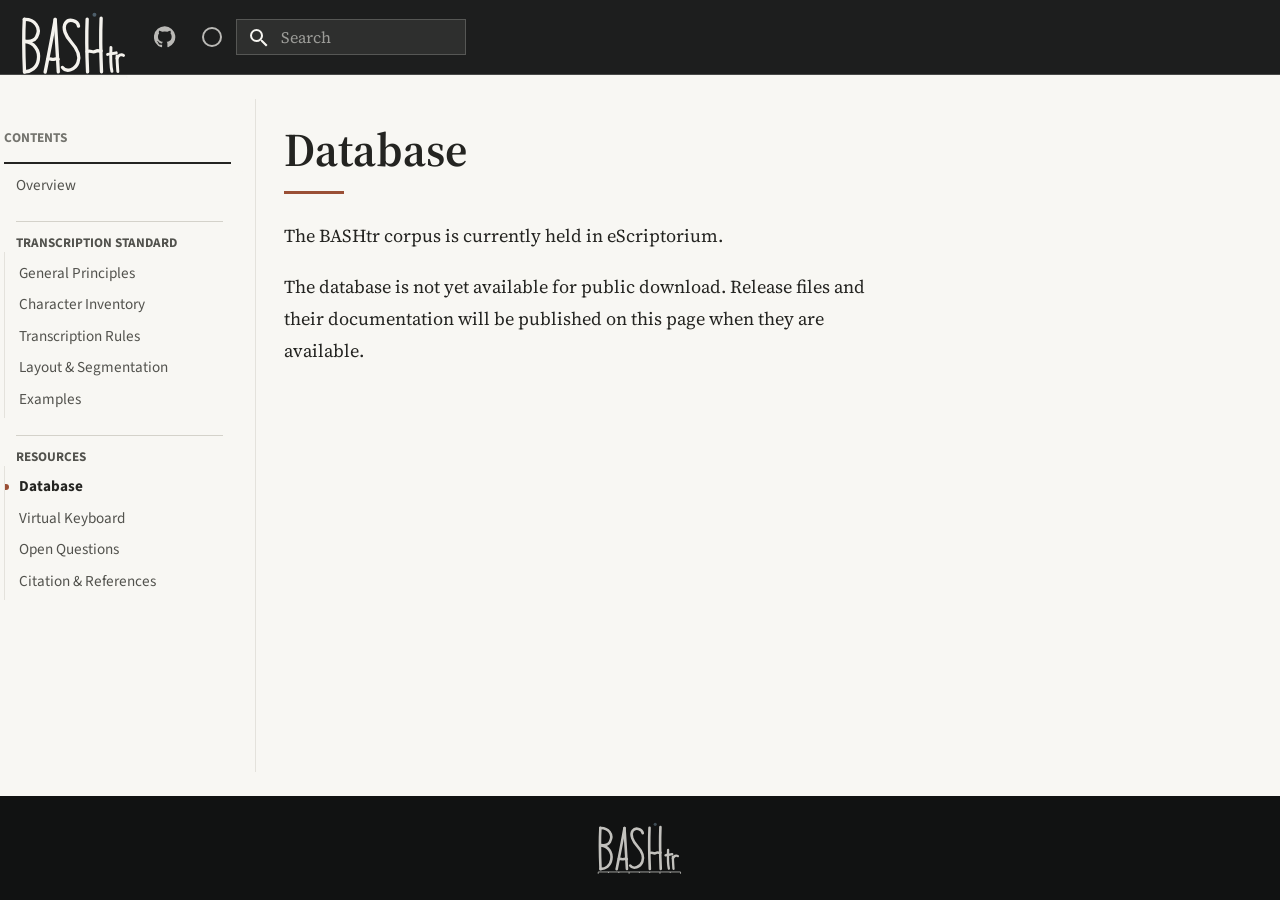
<file: database/index.html>
<!doctype html>
<html lang="en" class="no-js">
  <head>
    
      <meta charset="utf-8">
      <meta name="viewport" content="width=device-width,initial-scale=1">
      
        <meta name="description" content="Experimental transcription guidelines for Arabic-script ATR training data">
      
      
      
        <link rel="canonical" href="https://bashtr.github.io/bashtr-guidelines/database/">
      
      
        <link rel="prev" href="../examples/">
      
      
        <link rel="next" href="../keyboard/">
      
      
        
      
      
      <link rel="icon" href="../assets/favicon.svg">
      <meta name="generator" content="mkdocs-1.6.1, mkdocs-material-9.7.7">
    
    
      
        <title>Database - Benchmark for Arabic-script Handwritten Text Recognition</title>
      
    
    
      <link rel="stylesheet" href="../assets/stylesheets/main.ec1eaa64.min.css">
      
        
        <link rel="stylesheet" href="../assets/stylesheets/palette.ab4e12ef.min.css">
      
      


    
    
      
    
    
      
    
    
      <link rel="stylesheet" href="../stylesheets/site.css">
    
    <script>__md_scope=new URL("..",location),__md_hash=e=>[...e].reduce(((e,_)=>(e<<5)-e+_.charCodeAt(0)),0),__md_get=(e,_=localStorage,t=__md_scope)=>JSON.parse(_.getItem(t.pathname+"."+e)),__md_set=(e,_,t=localStorage,a=__md_scope)=>{try{t.setItem(a.pathname+"."+e,JSON.stringify(_))}catch(e){}}</script>
    
      

    
    
  </head>
  
  
    
    
      
    
    
    
    
    <body dir="ltr" data-md-color-scheme="default" data-md-color-primary="custom" data-md-color-accent="custom">
  
    
    <input class="md-toggle" data-md-toggle="drawer" type="checkbox" id="__drawer" autocomplete="off">
    <input class="md-toggle" data-md-toggle="search" type="checkbox" id="__search" autocomplete="off">
    <label class="md-overlay" for="__drawer"></label>
    <div data-md-component="skip">
      
        
        <a href="#database" class="md-skip">
          Skip to content
        </a>
      
    </div>
    <div data-md-component="announce">
      
    </div>
    
    
      

  

<header class="md-header md-header--shadow" data-md-component="header">
  <nav class="md-header__inner md-grid" aria-label="Header">
    <a href=".." title="Benchmark for Arabic-script Handwritten Text Recognition" class="md-header__button md-logo" aria-label="Benchmark for Arabic-script Handwritten Text Recognition" data-md-component="logo">
      
  <img src="../assets/bashtrlogo.svg" alt="logo">

    </a>
    <label class="md-header__button md-icon" for="__drawer">
      
      <svg xmlns="http://www.w3.org/2000/svg" viewBox="0 0 24 24"><path d="M3 6h18v2H3zm0 5h18v2H3zm0 5h18v2H3z"/></svg>
    </label>
    <div class="md-header__title" data-md-component="header-title">
      <div class="md-header__ellipsis">
        <div class="md-header__topic">
          <span class="md-ellipsis">
            Benchmark for Arabic-script Handwritten Text Recognition
          </span>
        </div>
        <div class="md-header__topic" data-md-component="header-topic">
          <span class="md-ellipsis">
            
              Database
            
          </span>
        </div>
      </div>
    </div>
    
      
        <form class="md-header__option" data-md-component="palette">
  
    
    
    
    <input class="md-option" data-md-color-media="" data-md-color-scheme="default" data-md-color-primary="custom" data-md-color-accent="custom"  aria-label="Reading terminal"  type="radio" name="__palette" id="__palette_0">
    
      <label class="md-header__button md-icon" title="Reading terminal" for="__palette_1" hidden>
        <svg xmlns="http://www.w3.org/2000/svg" viewBox="0 0 24 24"><path d="M12 20a8 8 0 0 1-8-8 8 8 0 0 1 8-8 8 8 0 0 1 8 8 8 8 0 0 1-8 8m0-18A10 10 0 0 0 2 12a10 10 0 0 0 10 10 10 10 0 0 0 10-10A10 10 0 0 0 12 2"/></svg>
      </label>
    
  
    
    
    
    <input class="md-option" data-md-color-media="" data-md-color-scheme="slate" data-md-color-primary="custom" data-md-color-accent="custom"  aria-label="Parchment"  type="radio" name="__palette" id="__palette_1">
    
      <label class="md-header__button md-icon" title="Parchment" for="__palette_0" hidden>
        <svg xmlns="http://www.w3.org/2000/svg" viewBox="0 0 24 24"><path d="M12 5c3.87 0 7 3.13 7 7s-3.13 7-7 7-7-3.13-7-7 3.13-7 7-7m0-3c5.5 0 10 4.5 10 10s-4.5 10-10 10S2 17.5 2 12 6.5 2 12 2m0 2c-4.42 0-8 3.58-8 8s3.58 8 8 8 8-3.58 8-8-3.58-8-8-8"/></svg>
      </label>
    
  
</form>
      
    
    
      <script>var palette=__md_get("__palette");if(palette&&palette.color){if("(prefers-color-scheme)"===palette.color.media){var media=matchMedia("(prefers-color-scheme: light)"),input=document.querySelector(media.matches?"[data-md-color-media='(prefers-color-scheme: light)']":"[data-md-color-media='(prefers-color-scheme: dark)']");palette.color.media=input.getAttribute("data-md-color-media"),palette.color.scheme=input.getAttribute("data-md-color-scheme"),palette.color.primary=input.getAttribute("data-md-color-primary"),palette.color.accent=input.getAttribute("data-md-color-accent")}for(var[key,value]of Object.entries(palette.color))document.body.setAttribute("data-md-color-"+key,value)}</script>
    
    
    
      
      
        <label class="md-header__button md-icon" for="__search">
          
          <svg xmlns="http://www.w3.org/2000/svg" viewBox="0 0 24 24"><path d="M9.5 3A6.5 6.5 0 0 1 16 9.5c0 1.61-.59 3.09-1.56 4.23l.27.27h.79l5 5-1.5 1.5-5-5v-.79l-.27-.27A6.52 6.52 0 0 1 9.5 16 6.5 6.5 0 0 1 3 9.5 6.5 6.5 0 0 1 9.5 3m0 2C7 5 5 7 5 9.5S7 14 9.5 14 14 12 14 9.5 12 5 9.5 5"/></svg>
        </label>
        <div class="md-search" data-md-component="search" role="dialog">
  <label class="md-search__overlay" for="__search"></label>
  <div class="md-search__inner" role="search">
    <form class="md-search__form" name="search">
      <input type="text" class="md-search__input" name="query" aria-label="Search" placeholder="Search" autocapitalize="off" autocorrect="off" autocomplete="off" spellcheck="false" data-md-component="search-query" required>
      <label class="md-search__icon md-icon" for="__search">
        
        <svg xmlns="http://www.w3.org/2000/svg" viewBox="0 0 24 24"><path d="M9.5 3A6.5 6.5 0 0 1 16 9.5c0 1.61-.59 3.09-1.56 4.23l.27.27h.79l5 5-1.5 1.5-5-5v-.79l-.27-.27A6.52 6.52 0 0 1 9.5 16 6.5 6.5 0 0 1 3 9.5 6.5 6.5 0 0 1 9.5 3m0 2C7 5 5 7 5 9.5S7 14 9.5 14 14 12 14 9.5 12 5 9.5 5"/></svg>
        
        <svg xmlns="http://www.w3.org/2000/svg" viewBox="0 0 24 24"><path d="M20 11v2H8l5.5 5.5-1.42 1.42L4.16 12l7.92-7.92L13.5 5.5 8 11z"/></svg>
      </label>
      <nav class="md-search__options" aria-label="Search">
        
        <button type="reset" class="md-search__icon md-icon" title="Clear" aria-label="Clear" tabindex="-1">
          
          <svg xmlns="http://www.w3.org/2000/svg" viewBox="0 0 24 24"><path d="M19 6.41 17.59 5 12 10.59 6.41 5 5 6.41 10.59 12 5 17.59 6.41 19 12 13.41 17.59 19 19 17.59 13.41 12z"/></svg>
        </button>
      </nav>
      
        <div class="md-search__suggest" data-md-component="search-suggest"></div>
      
    </form>
    <div class="md-search__output">
      <div class="md-search__scrollwrap" tabindex="0" data-md-scrollfix>
        <div class="md-search-result" data-md-component="search-result">
          <div class="md-search-result__meta">
            Initializing search
          </div>
          <ol class="md-search-result__list" role="presentation"></ol>
        </div>
      </div>
    </div>
  </div>
</div>
      
    
    
  </nav>
  
</header>
    
    <div class="md-container" data-md-component="container">
      
      
        
          
        
      
      <main class="md-main" data-md-component="main">
        <div class="md-main__inner md-grid">
          
            
              
              <div class="md-sidebar md-sidebar--primary" data-md-component="sidebar" data-md-type="navigation" >
                <div class="md-sidebar__scrollwrap">
                  <div class="md-sidebar__inner">
                    



<nav class="md-nav md-nav--primary" aria-label="Navigation" data-md-level="0">
  <label class="md-nav__title" for="__drawer">
    <a href=".." title="Benchmark for Arabic-script Handwritten Text Recognition" class="md-nav__button md-logo" aria-label="Benchmark for Arabic-script Handwritten Text Recognition" data-md-component="logo">
      
  <img src="../assets/bashtrlogo.svg" alt="logo">

    </a>
    Benchmark for Arabic-script Handwritten Text Recognition
  </label>
  
  <ul class="md-nav__list" data-md-scrollfix>
    
      
      
  
  
  
  
    <li class="md-nav__item">
      <a href=".." class="md-nav__link">
        
  
  
  <span class="md-ellipsis">
    
  
    Overview
  

    
  </span>
  
  

      </a>
    </li>
  

    
      
      
  
  
  
  
    
    
    
    
      
        
        
      
    
    
    <li class="md-nav__item md-nav__item--section md-nav__item--nested">
      
        
        
          
        
        <input class="md-nav__toggle md-toggle md-toggle--indeterminate" type="checkbox" id="__nav_2" >
        
          
          <label class="md-nav__link" for="__nav_2" id="__nav_2_label" tabindex="">
            
  
  
  <span class="md-ellipsis">
    
  
    Transcription standard
  

    
  </span>
  
  

            <span class="md-nav__icon md-icon"></span>
          </label>
        
        <nav class="md-nav" data-md-level="1" aria-labelledby="__nav_2_label" aria-expanded="false">
          <label class="md-nav__title" for="__nav_2">
            <span class="md-nav__icon md-icon"></span>
            
  
    Transcription standard
  

          </label>
          <ul class="md-nav__list" data-md-scrollfix>
            
              
                
  
  
  
  
    <li class="md-nav__item">
      <a href="../principles/" class="md-nav__link">
        
  
  
  <span class="md-ellipsis">
    
  
    General Principles
  

    
  </span>
  
  

      </a>
    </li>
  

              
            
              
                
  
  
  
  
    <li class="md-nav__item">
      <a href="../characters/" class="md-nav__link">
        
  
  
  <span class="md-ellipsis">
    
  
    Character Inventory
  

    
  </span>
  
  

      </a>
    </li>
  

              
            
              
                
  
  
  
  
    <li class="md-nav__item">
      <a href="../transcription/" class="md-nav__link">
        
  
  
  <span class="md-ellipsis">
    
  
    Transcription Rules
  

    
  </span>
  
  

      </a>
    </li>
  

              
            
              
                
  
  
  
  
    <li class="md-nav__item">
      <a href="../layout/" class="md-nav__link">
        
  
  
  <span class="md-ellipsis">
    
  
    Layout & Segmentation
  

    
  </span>
  
  

      </a>
    </li>
  

              
            
              
                
  
  
  
  
    <li class="md-nav__item">
      <a href="../examples/" class="md-nav__link">
        
  
  
  <span class="md-ellipsis">
    
  
    Examples
  

    
  </span>
  
  

      </a>
    </li>
  

              
            
          </ul>
        </nav>
      
    </li>
  

    
      
      
  
  
    
  
  
  
    
    
    
    
      
        
        
      
    
    
    <li class="md-nav__item md-nav__item--active md-nav__item--section md-nav__item--nested">
      
        
        
        <input class="md-nav__toggle md-toggle " type="checkbox" id="__nav_3" checked>
        
          
          <label class="md-nav__link" for="__nav_3" id="__nav_3_label" tabindex="">
            
  
  
  <span class="md-ellipsis">
    
  
    Resources
  

    
  </span>
  
  

            <span class="md-nav__icon md-icon"></span>
          </label>
        
        <nav class="md-nav" data-md-level="1" aria-labelledby="__nav_3_label" aria-expanded="true">
          <label class="md-nav__title" for="__nav_3">
            <span class="md-nav__icon md-icon"></span>
            
  
    Resources
  

          </label>
          <ul class="md-nav__list" data-md-scrollfix>
            
              
                
  
  
    
  
  
  
    <li class="md-nav__item md-nav__item--active">
      
      <input class="md-nav__toggle md-toggle" type="checkbox" id="__toc">
      
      
        
      
      
      <a href="./" class="md-nav__link md-nav__link--active">
        
  
  
  <span class="md-ellipsis">
    
  
    Database
  

    
  </span>
  
  

      </a>
      
    </li>
  

              
            
              
                
  
  
  
  
    <li class="md-nav__item">
      <a href="../keyboard/" class="md-nav__link">
        
  
  
  <span class="md-ellipsis">
    
  
    Virtual Keyboard
  

    
  </span>
  
  

      </a>
    </li>
  

              
            
              
                
  
  
  
  
    <li class="md-nav__item">
      <a href="../community/" class="md-nav__link">
        
  
  
  <span class="md-ellipsis">
    
  
    Open Questions
  

    
  </span>
  
  

      </a>
    </li>
  

              
            
              
                
  
  
  
  
    <li class="md-nav__item">
      <a href="../about/" class="md-nav__link">
        
  
  
  <span class="md-ellipsis">
    
  
    Citation & References
  

    
  </span>
  
  

      </a>
    </li>
  

              
            
          </ul>
        </nav>
      
    </li>
  

    
  </ul>
</nav>
                  </div>
                </div>
              </div>
            
            
              
              <div class="md-sidebar md-sidebar--secondary" data-md-component="sidebar" data-md-type="toc" >
                <div class="md-sidebar__scrollwrap">
                  <div class="md-sidebar__inner">
                    

<nav class="md-nav md-nav--secondary" aria-label="Table of contents">
  
  
  
    
  
  
</nav>
                  </div>
                </div>
              </div>
            
          
          
            <div class="md-content" data-md-component="content">
              
              <article class="md-content__inner md-typeset">
                
                  



<h1 id="database">Database</h1>
<p>The BASHtr corpus is currently held in eScriptorium.</p>
<p>The database is not yet available for public download. Release files and their documentation will be published on this page when they are available.</p>












                
              </article>
            </div>
          
          
<script>var target=document.getElementById(location.hash.slice(1));target&&target.name&&(target.checked=target.name.startsWith("__tabbed_"))</script>
        </div>
        
          <button type="button" class="md-top md-icon" data-md-component="top" hidden>
  
  <svg xmlns="http://www.w3.org/2000/svg" viewBox="0 0 24 24"><path d="M13 20h-2V8l-5.5 5.5-1.42-1.42L12 4.16l7.92 7.92-1.42 1.42L13 8z"/></svg>
  Back to top
</button>
        
      </main>
      
        <footer class="md-footer">
  
  <div class="md-footer-meta md-typeset">
    <div class="md-footer-meta__inner md-grid">
      <div class="md-copyright">
  
  
    Made with
    <a href="https://squidfunk.github.io/mkdocs-material/" target="_blank" rel="noopener">
      Material for MkDocs
    </a>
  
</div>
      
    </div>
  </div>
</footer>
      
    </div>
    <div class="md-dialog" data-md-component="dialog">
      <div class="md-dialog__inner md-typeset"></div>
    </div>
    
    
    
      
      
      <script id="__config" type="application/json">{"annotate": null, "base": "..", "features": ["navigation.sections", "navigation.expand", "navigation.tracking", "navigation.top", "toc.follow", "search.suggest", "search.highlight"], "search": "../assets/javascripts/workers/search.2c215733.min.js", "tags": null, "translations": {"clipboard.copied": "Copied to clipboard", "clipboard.copy": "Copy to clipboard", "search.result.more.one": "1 more on this page", "search.result.more.other": "# more on this page", "search.result.none": "No matching documents", "search.result.one": "1 matching document", "search.result.other": "# matching documents", "search.result.placeholder": "Type to start searching", "search.result.term.missing": "Missing", "select.version": "Select version"}, "version": null}</script>
    
    
      <script src="../assets/javascripts/bundle.d7400e89.min.js"></script>
      
        <script src="../javascripts/image-viewer.js"></script>
      
        <script src="../javascripts/header-actions.js"></script>
      
        <script src="../javascripts/external-links.js"></script>
      
    
  </body>
</html>
</file>
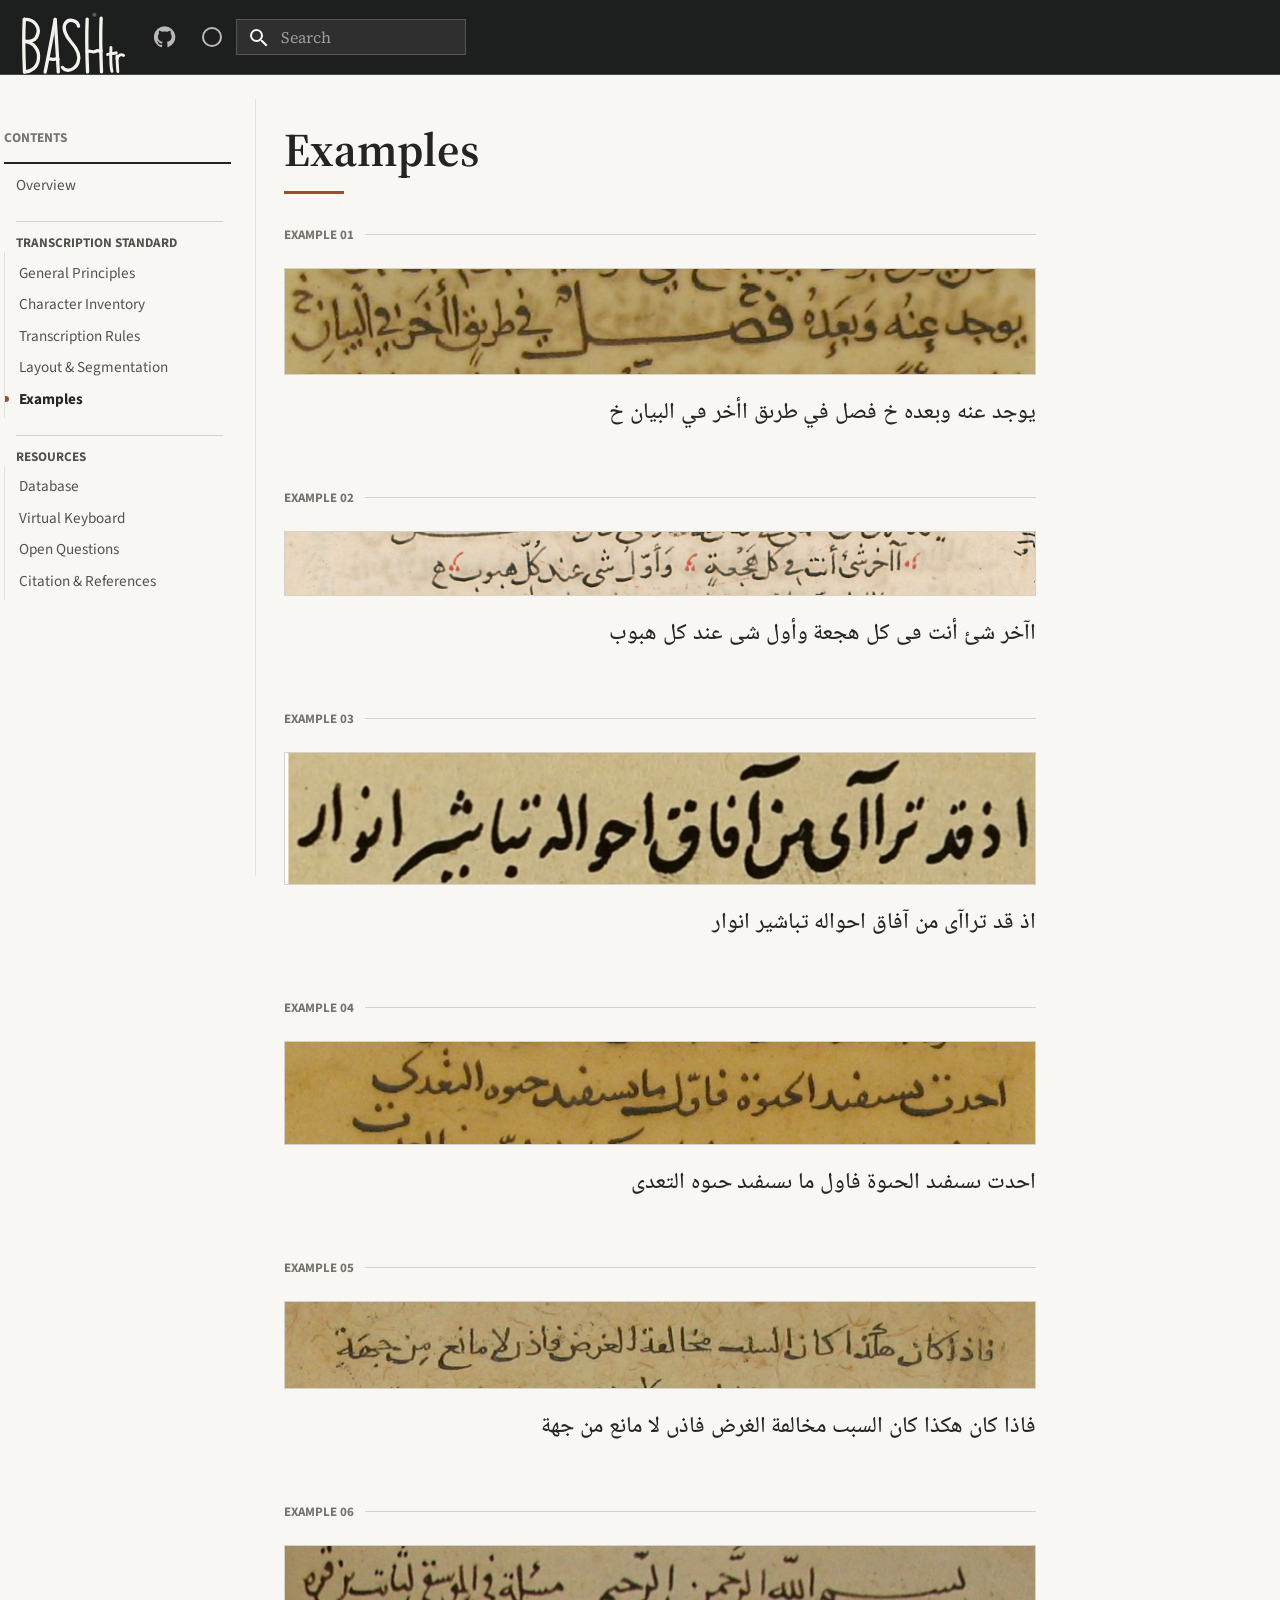
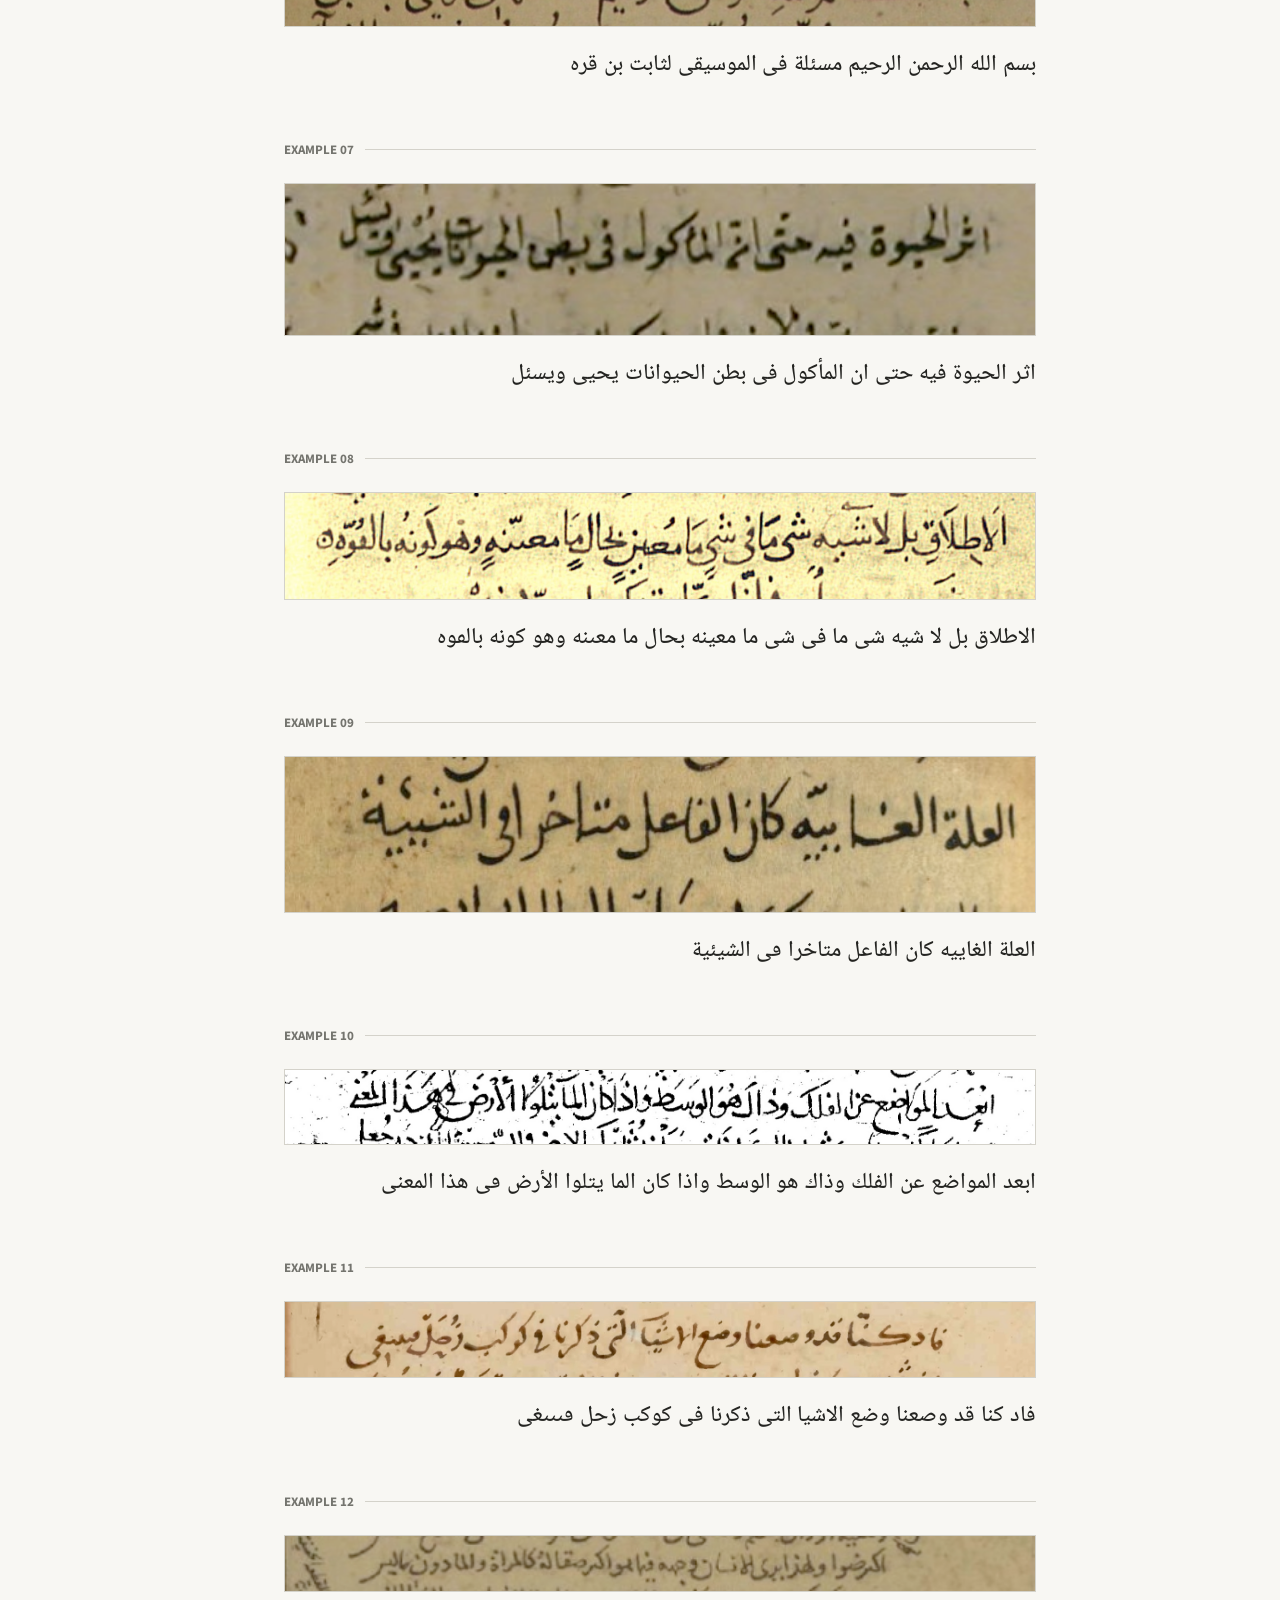
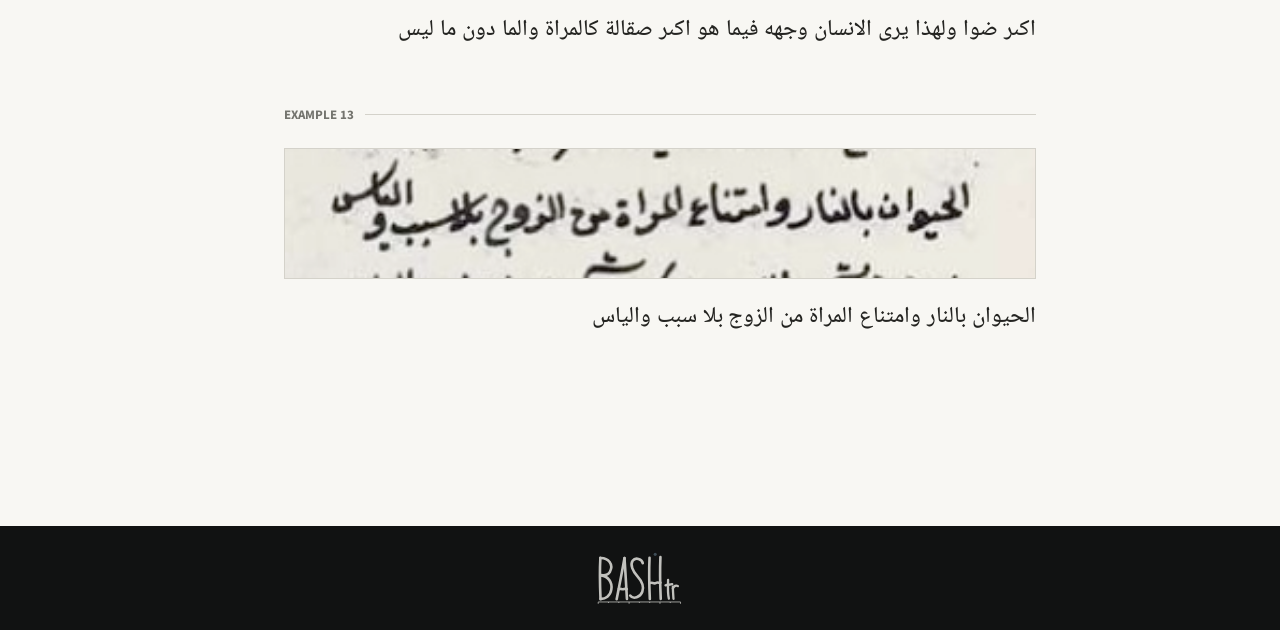
<file: examples/index.html>
<!doctype html>
<html lang="en" class="no-js">
  <head>
    
      <meta charset="utf-8">
      <meta name="viewport" content="width=device-width,initial-scale=1">
      
        <meta name="description" content="Experimental transcription guidelines for Arabic-script ATR training data">
      
      
      
        <link rel="canonical" href="https://bashtr.github.io/bashtr-guidelines/examples/">
      
      
        <link rel="prev" href="../layout/">
      
      
        <link rel="next" href="../database/">
      
      
        
      
      
      <link rel="icon" href="../assets/favicon.svg">
      <meta name="generator" content="mkdocs-1.6.1, mkdocs-material-9.7.7">
    
    
      
        <title>Examples - Benchmark for Arabic-script Handwritten Text Recognition</title>
      
    
    
      <link rel="stylesheet" href="../assets/stylesheets/main.ec1eaa64.min.css">
      
        
        <link rel="stylesheet" href="../assets/stylesheets/palette.ab4e12ef.min.css">
      
      


    
    
      
    
    
      
    
    
      <link rel="stylesheet" href="../stylesheets/site.css">
    
    <script>__md_scope=new URL("..",location),__md_hash=e=>[...e].reduce(((e,_)=>(e<<5)-e+_.charCodeAt(0)),0),__md_get=(e,_=localStorage,t=__md_scope)=>JSON.parse(_.getItem(t.pathname+"."+e)),__md_set=(e,_,t=localStorage,a=__md_scope)=>{try{t.setItem(a.pathname+"."+e,JSON.stringify(_))}catch(e){}}</script>
    
      

    
    
  </head>
  
  
    
    
      
    
    
    
    
    <body dir="ltr" data-md-color-scheme="default" data-md-color-primary="custom" data-md-color-accent="custom">
  
    
    <input class="md-toggle" data-md-toggle="drawer" type="checkbox" id="__drawer" autocomplete="off">
    <input class="md-toggle" data-md-toggle="search" type="checkbox" id="__search" autocomplete="off">
    <label class="md-overlay" for="__drawer"></label>
    <div data-md-component="skip">
      
        
        <a href="#examples" class="md-skip">
          Skip to content
        </a>
      
    </div>
    <div data-md-component="announce">
      
    </div>
    
    
      

  

<header class="md-header md-header--shadow" data-md-component="header">
  <nav class="md-header__inner md-grid" aria-label="Header">
    <a href=".." title="Benchmark for Arabic-script Handwritten Text Recognition" class="md-header__button md-logo" aria-label="Benchmark for Arabic-script Handwritten Text Recognition" data-md-component="logo">
      
  <img src="../assets/bashtrlogo.svg" alt="logo">

    </a>
    <label class="md-header__button md-icon" for="__drawer">
      
      <svg xmlns="http://www.w3.org/2000/svg" viewBox="0 0 24 24"><path d="M3 6h18v2H3zm0 5h18v2H3zm0 5h18v2H3z"/></svg>
    </label>
    <div class="md-header__title" data-md-component="header-title">
      <div class="md-header__ellipsis">
        <div class="md-header__topic">
          <span class="md-ellipsis">
            Benchmark for Arabic-script Handwritten Text Recognition
          </span>
        </div>
        <div class="md-header__topic" data-md-component="header-topic">
          <span class="md-ellipsis">
            
              Examples
            
          </span>
        </div>
      </div>
    </div>
    
      
        <form class="md-header__option" data-md-component="palette">
  
    
    
    
    <input class="md-option" data-md-color-media="" data-md-color-scheme="default" data-md-color-primary="custom" data-md-color-accent="custom"  aria-label="Reading terminal"  type="radio" name="__palette" id="__palette_0">
    
      <label class="md-header__button md-icon" title="Reading terminal" for="__palette_1" hidden>
        <svg xmlns="http://www.w3.org/2000/svg" viewBox="0 0 24 24"><path d="M12 20a8 8 0 0 1-8-8 8 8 0 0 1 8-8 8 8 0 0 1 8 8 8 8 0 0 1-8 8m0-18A10 10 0 0 0 2 12a10 10 0 0 0 10 10 10 10 0 0 0 10-10A10 10 0 0 0 12 2"/></svg>
      </label>
    
  
    
    
    
    <input class="md-option" data-md-color-media="" data-md-color-scheme="slate" data-md-color-primary="custom" data-md-color-accent="custom"  aria-label="Parchment"  type="radio" name="__palette" id="__palette_1">
    
      <label class="md-header__button md-icon" title="Parchment" for="__palette_0" hidden>
        <svg xmlns="http://www.w3.org/2000/svg" viewBox="0 0 24 24"><path d="M12 5c3.87 0 7 3.13 7 7s-3.13 7-7 7-7-3.13-7-7 3.13-7 7-7m0-3c5.5 0 10 4.5 10 10s-4.5 10-10 10S2 17.5 2 12 6.5 2 12 2m0 2c-4.42 0-8 3.58-8 8s3.58 8 8 8 8-3.58 8-8-3.58-8-8-8"/></svg>
      </label>
    
  
</form>
      
    
    
      <script>var palette=__md_get("__palette");if(palette&&palette.color){if("(prefers-color-scheme)"===palette.color.media){var media=matchMedia("(prefers-color-scheme: light)"),input=document.querySelector(media.matches?"[data-md-color-media='(prefers-color-scheme: light)']":"[data-md-color-media='(prefers-color-scheme: dark)']");palette.color.media=input.getAttribute("data-md-color-media"),palette.color.scheme=input.getAttribute("data-md-color-scheme"),palette.color.primary=input.getAttribute("data-md-color-primary"),palette.color.accent=input.getAttribute("data-md-color-accent")}for(var[key,value]of Object.entries(palette.color))document.body.setAttribute("data-md-color-"+key,value)}</script>
    
    
    
      
      
        <label class="md-header__button md-icon" for="__search">
          
          <svg xmlns="http://www.w3.org/2000/svg" viewBox="0 0 24 24"><path d="M9.5 3A6.5 6.5 0 0 1 16 9.5c0 1.61-.59 3.09-1.56 4.23l.27.27h.79l5 5-1.5 1.5-5-5v-.79l-.27-.27A6.52 6.52 0 0 1 9.5 16 6.5 6.5 0 0 1 3 9.5 6.5 6.5 0 0 1 9.5 3m0 2C7 5 5 7 5 9.5S7 14 9.5 14 14 12 14 9.5 12 5 9.5 5"/></svg>
        </label>
        <div class="md-search" data-md-component="search" role="dialog">
  <label class="md-search__overlay" for="__search"></label>
  <div class="md-search__inner" role="search">
    <form class="md-search__form" name="search">
      <input type="text" class="md-search__input" name="query" aria-label="Search" placeholder="Search" autocapitalize="off" autocorrect="off" autocomplete="off" spellcheck="false" data-md-component="search-query" required>
      <label class="md-search__icon md-icon" for="__search">
        
        <svg xmlns="http://www.w3.org/2000/svg" viewBox="0 0 24 24"><path d="M9.5 3A6.5 6.5 0 0 1 16 9.5c0 1.61-.59 3.09-1.56 4.23l.27.27h.79l5 5-1.5 1.5-5-5v-.79l-.27-.27A6.52 6.52 0 0 1 9.5 16 6.5 6.5 0 0 1 3 9.5 6.5 6.5 0 0 1 9.5 3m0 2C7 5 5 7 5 9.5S7 14 9.5 14 14 12 14 9.5 12 5 9.5 5"/></svg>
        
        <svg xmlns="http://www.w3.org/2000/svg" viewBox="0 0 24 24"><path d="M20 11v2H8l5.5 5.5-1.42 1.42L4.16 12l7.92-7.92L13.5 5.5 8 11z"/></svg>
      </label>
      <nav class="md-search__options" aria-label="Search">
        
        <button type="reset" class="md-search__icon md-icon" title="Clear" aria-label="Clear" tabindex="-1">
          
          <svg xmlns="http://www.w3.org/2000/svg" viewBox="0 0 24 24"><path d="M19 6.41 17.59 5 12 10.59 6.41 5 5 6.41 10.59 12 5 17.59 6.41 19 12 13.41 17.59 19 19 17.59 13.41 12z"/></svg>
        </button>
      </nav>
      
        <div class="md-search__suggest" data-md-component="search-suggest"></div>
      
    </form>
    <div class="md-search__output">
      <div class="md-search__scrollwrap" tabindex="0" data-md-scrollfix>
        <div class="md-search-result" data-md-component="search-result">
          <div class="md-search-result__meta">
            Initializing search
          </div>
          <ol class="md-search-result__list" role="presentation"></ol>
        </div>
      </div>
    </div>
  </div>
</div>
      
    
    
  </nav>
  
</header>
    
    <div class="md-container" data-md-component="container">
      
      
        
          
        
      
      <main class="md-main" data-md-component="main">
        <div class="md-main__inner md-grid">
          
            
              
              <div class="md-sidebar md-sidebar--primary" data-md-component="sidebar" data-md-type="navigation" >
                <div class="md-sidebar__scrollwrap">
                  <div class="md-sidebar__inner">
                    



<nav class="md-nav md-nav--primary" aria-label="Navigation" data-md-level="0">
  <label class="md-nav__title" for="__drawer">
    <a href=".." title="Benchmark for Arabic-script Handwritten Text Recognition" class="md-nav__button md-logo" aria-label="Benchmark for Arabic-script Handwritten Text Recognition" data-md-component="logo">
      
  <img src="../assets/bashtrlogo.svg" alt="logo">

    </a>
    Benchmark for Arabic-script Handwritten Text Recognition
  </label>
  
  <ul class="md-nav__list" data-md-scrollfix>
    
      
      
  
  
  
  
    <li class="md-nav__item">
      <a href=".." class="md-nav__link">
        
  
  
  <span class="md-ellipsis">
    
  
    Overview
  

    
  </span>
  
  

      </a>
    </li>
  

    
      
      
  
  
    
  
  
  
    
    
    
    
      
        
        
      
    
    
    <li class="md-nav__item md-nav__item--active md-nav__item--section md-nav__item--nested">
      
        
        
        <input class="md-nav__toggle md-toggle " type="checkbox" id="__nav_2" checked>
        
          
          <label class="md-nav__link" for="__nav_2" id="__nav_2_label" tabindex="">
            
  
  
  <span class="md-ellipsis">
    
  
    Transcription standard
  

    
  </span>
  
  

            <span class="md-nav__icon md-icon"></span>
          </label>
        
        <nav class="md-nav" data-md-level="1" aria-labelledby="__nav_2_label" aria-expanded="true">
          <label class="md-nav__title" for="__nav_2">
            <span class="md-nav__icon md-icon"></span>
            
  
    Transcription standard
  

          </label>
          <ul class="md-nav__list" data-md-scrollfix>
            
              
                
  
  
  
  
    <li class="md-nav__item">
      <a href="../principles/" class="md-nav__link">
        
  
  
  <span class="md-ellipsis">
    
  
    General Principles
  

    
  </span>
  
  

      </a>
    </li>
  

              
            
              
                
  
  
  
  
    <li class="md-nav__item">
      <a href="../characters/" class="md-nav__link">
        
  
  
  <span class="md-ellipsis">
    
  
    Character Inventory
  

    
  </span>
  
  

      </a>
    </li>
  

              
            
              
                
  
  
  
  
    <li class="md-nav__item">
      <a href="../transcription/" class="md-nav__link">
        
  
  
  <span class="md-ellipsis">
    
  
    Transcription Rules
  

    
  </span>
  
  

      </a>
    </li>
  

              
            
              
                
  
  
  
  
    <li class="md-nav__item">
      <a href="../layout/" class="md-nav__link">
        
  
  
  <span class="md-ellipsis">
    
  
    Layout & Segmentation
  

    
  </span>
  
  

      </a>
    </li>
  

              
            
              
                
  
  
    
  
  
  
    <li class="md-nav__item md-nav__item--active">
      
      <input class="md-nav__toggle md-toggle" type="checkbox" id="__toc">
      
      
        
      
      
      <a href="./" class="md-nav__link md-nav__link--active">
        
  
  
  <span class="md-ellipsis">
    
  
    Examples
  

    
  </span>
  
  

      </a>
      
    </li>
  

              
            
          </ul>
        </nav>
      
    </li>
  

    
      
      
  
  
  
  
    
    
    
    
      
        
        
      
    
    
    <li class="md-nav__item md-nav__item--section md-nav__item--nested">
      
        
        
          
        
        <input class="md-nav__toggle md-toggle md-toggle--indeterminate" type="checkbox" id="__nav_3" >
        
          
          <label class="md-nav__link" for="__nav_3" id="__nav_3_label" tabindex="">
            
  
  
  <span class="md-ellipsis">
    
  
    Resources
  

    
  </span>
  
  

            <span class="md-nav__icon md-icon"></span>
          </label>
        
        <nav class="md-nav" data-md-level="1" aria-labelledby="__nav_3_label" aria-expanded="false">
          <label class="md-nav__title" for="__nav_3">
            <span class="md-nav__icon md-icon"></span>
            
  
    Resources
  

          </label>
          <ul class="md-nav__list" data-md-scrollfix>
            
              
                
  
  
  
  
    <li class="md-nav__item">
      <a href="../database/" class="md-nav__link">
        
  
  
  <span class="md-ellipsis">
    
  
    Database
  

    
  </span>
  
  

      </a>
    </li>
  

              
            
              
                
  
  
  
  
    <li class="md-nav__item">
      <a href="../keyboard/" class="md-nav__link">
        
  
  
  <span class="md-ellipsis">
    
  
    Virtual Keyboard
  

    
  </span>
  
  

      </a>
    </li>
  

              
            
              
                
  
  
  
  
    <li class="md-nav__item">
      <a href="../community/" class="md-nav__link">
        
  
  
  <span class="md-ellipsis">
    
  
    Open Questions
  

    
  </span>
  
  

      </a>
    </li>
  

              
            
              
                
  
  
  
  
    <li class="md-nav__item">
      <a href="../about/" class="md-nav__link">
        
  
  
  <span class="md-ellipsis">
    
  
    Citation & References
  

    
  </span>
  
  

      </a>
    </li>
  

              
            
          </ul>
        </nav>
      
    </li>
  

    
  </ul>
</nav>
                  </div>
                </div>
              </div>
            
            
              
              <div class="md-sidebar md-sidebar--secondary" data-md-component="sidebar" data-md-type="toc" >
                <div class="md-sidebar__scrollwrap">
                  <div class="md-sidebar__inner">
                    

<nav class="md-nav md-nav--secondary" aria-label="Table of contents">
  
  
  
    
  
  
</nav>
                  </div>
                </div>
              </div>
            
          
          
            <div class="md-content" data-md-component="content">
              
              <article class="md-content__inner md-typeset">
                
                  



<h1 id="examples">Examples</h1>
<div class="example-list">
<div class="ms-plate">
<p><img alt="Example 1" src="../assets/example_1.png" /></p>
<p dir="rtl" lang="ar">يوجد عنه وبعده خ فصل في طرىق اأخر ٯي البيان خ</p>
</div>
<div class="ms-plate">
<p><img alt="Example 2" src="../assets/example_2.png" /></p>
<p dir="rtl" lang="ar">اآخر شئ أنت ٯى كل هجعة وأول شى عند كل هبوب</p>
</div>
<div class="ms-plate">
<p><img alt="Example 3" src="../assets/example_3.png" /></p>
<p dir="rtl" lang="ar">اذ قد تراآى من آفاق احواله تباشير انوار</p>
</div>
<div class="ms-plate">
<p><img alt="Example 4" src="../assets/example_4.png" /></p>
<p dir="rtl" lang="ar">احدت ىسىفىد الحىوة فاول ما ىسىفىد حىوه التعدى</p>
</div>
<div class="ms-plate">
<p><img alt="Example 5" src="../assets/example_5.png" /></p>
<p dir="rtl" lang="ar">فاذا كان هكذا كان السبٮ مخالڡة الغرض فاذں لا مانع من جهة</p>
</div>
<div class="ms-plate">
<p><img alt="Example 6" src="../assets/example_6.png" /></p>
<p dir="rtl" lang="ar">بسم الله الرحمن الرحيم مسئلة فى الموسيقى لثابت بن قره</p>
</div>
<div class="ms-plate">
<p><img alt="Example 7" src="../assets/example_7.png" /></p>
<p dir="rtl" lang="ar">اثر الحيوة فيه حتى ان المأكول فى بطن الحيوانات يحيى ويسئل</p>
</div>
<div class="ms-plate">
<p><img alt="Example 8" src="../assets/example_8.png" /></p>
<p dir="rtl" lang="ar">الاطلاق بل لا شيه شى ما فى شى ما معينه بحال ما معىنه وهو كونه بالڡوه</p>
</div>
<div class="ms-plate">
<p><img alt="Example 9" src="../assets/example_9.png" /></p>
<p dir="rtl" lang="ar">العلة الغاييه كان الفاعل متاخرا ٯى الشيئية</p>
</div>
<div class="ms-plate">
<p><img alt="Example 10" src="../assets/example_10.png" /></p>
<p dir="rtl" lang="ar">ابعد المواضع عن الفلك وذاك هو الوسط واذا كان الما يتلوا الأرض ٯى هذا المعنى</p>
</div>
<div class="ms-plate">
<p><img alt="Example 11" src="../assets/example_11.png" /></p>
<p dir="rtl" lang="ar">فاد كنا قد وصعنا وضع الاشيا التى ذكرنا فى كوكب زحل ٯىىىغى</p>
</div>
<div class="ms-plate">
<p><img alt="Example 12" src="../assets/example_12.png" /></p>
<p dir="rtl" lang="ar">اكىر ضوا ولهذا يرى الانسان وجهه فيما هو اكىر صقالة كالمراة والما دون ما ليس</p>
</div>
<div class="ms-plate">
<p><img alt="Example 13" src="../assets/example_13.png" /></p>
<p dir="rtl" lang="ar">الحيوان بالنار وامتناع المراة من الزوج بلا سبب والياس</p>
</div>
</div>












                
              </article>
            </div>
          
          
<script>var target=document.getElementById(location.hash.slice(1));target&&target.name&&(target.checked=target.name.startsWith("__tabbed_"))</script>
        </div>
        
          <button type="button" class="md-top md-icon" data-md-component="top" hidden>
  
  <svg xmlns="http://www.w3.org/2000/svg" viewBox="0 0 24 24"><path d="M13 20h-2V8l-5.5 5.5-1.42-1.42L12 4.16l7.92 7.92-1.42 1.42L13 8z"/></svg>
  Back to top
</button>
        
      </main>
      
        <footer class="md-footer">
  
  <div class="md-footer-meta md-typeset">
    <div class="md-footer-meta__inner md-grid">
      <div class="md-copyright">
  
  
    Made with
    <a href="https://squidfunk.github.io/mkdocs-material/" target="_blank" rel="noopener">
      Material for MkDocs
    </a>
  
</div>
      
    </div>
  </div>
</footer>
      
    </div>
    <div class="md-dialog" data-md-component="dialog">
      <div class="md-dialog__inner md-typeset"></div>
    </div>
    
    
    
      
      
      <script id="__config" type="application/json">{"annotate": null, "base": "..", "features": ["navigation.sections", "navigation.expand", "navigation.tracking", "navigation.top", "toc.follow", "search.suggest", "search.highlight"], "search": "../assets/javascripts/workers/search.2c215733.min.js", "tags": null, "translations": {"clipboard.copied": "Copied to clipboard", "clipboard.copy": "Copy to clipboard", "search.result.more.one": "1 more on this page", "search.result.more.other": "# more on this page", "search.result.none": "No matching documents", "search.result.one": "1 matching document", "search.result.other": "# matching documents", "search.result.placeholder": "Type to start searching", "search.result.term.missing": "Missing", "select.version": "Select version"}, "version": null}</script>
    
    
      <script src="../assets/javascripts/bundle.d7400e89.min.js"></script>
      
        <script src="../javascripts/image-viewer.js"></script>
      
        <script src="../javascripts/header-actions.js"></script>
      
        <script src="../javascripts/external-links.js"></script>
      
    
  </body>
</html>
</file>
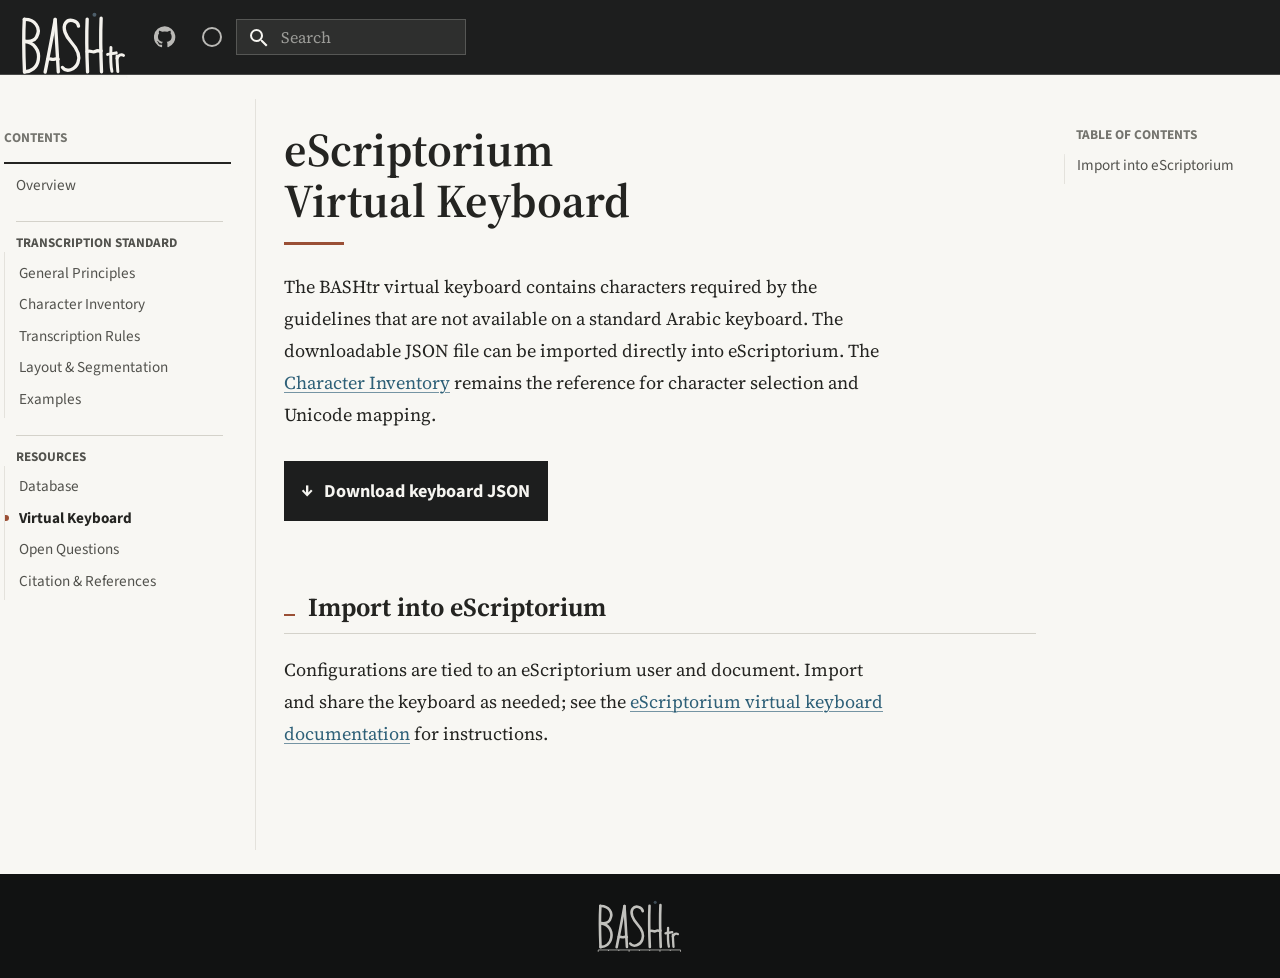
<file: keyboard/index.html>
<!doctype html>
<html lang="en" class="no-js">
  <head>
    
      <meta charset="utf-8">
      <meta name="viewport" content="width=device-width,initial-scale=1">
      
        <meta name="description" content="Experimental transcription guidelines for Arabic-script ATR training data">
      
      
      
        <link rel="canonical" href="https://bashtr.github.io/bashtr-guidelines/keyboard/">
      
      
        <link rel="prev" href="../database/">
      
      
        <link rel="next" href="../community/">
      
      
        
      
      
      <link rel="icon" href="../assets/favicon.svg">
      <meta name="generator" content="mkdocs-1.6.1, mkdocs-material-9.7.7">
    
    
      
        <title>Virtual Keyboard - Benchmark for Arabic-script Handwritten Text Recognition</title>
      
    
    
      <link rel="stylesheet" href="../assets/stylesheets/main.ec1eaa64.min.css">
      
        
        <link rel="stylesheet" href="../assets/stylesheets/palette.ab4e12ef.min.css">
      
      


    
    
      
    
    
      
    
    
      <link rel="stylesheet" href="../stylesheets/site.css">
    
    <script>__md_scope=new URL("..",location),__md_hash=e=>[...e].reduce(((e,_)=>(e<<5)-e+_.charCodeAt(0)),0),__md_get=(e,_=localStorage,t=__md_scope)=>JSON.parse(_.getItem(t.pathname+"."+e)),__md_set=(e,_,t=localStorage,a=__md_scope)=>{try{t.setItem(a.pathname+"."+e,JSON.stringify(_))}catch(e){}}</script>
    
      

    
    
  </head>
  
  
    
    
      
    
    
    
    
    <body dir="ltr" data-md-color-scheme="default" data-md-color-primary="custom" data-md-color-accent="custom">
  
    
    <input class="md-toggle" data-md-toggle="drawer" type="checkbox" id="__drawer" autocomplete="off">
    <input class="md-toggle" data-md-toggle="search" type="checkbox" id="__search" autocomplete="off">
    <label class="md-overlay" for="__drawer"></label>
    <div data-md-component="skip">
      
        
        <a href="#escriptorium-virtual-keyboard" class="md-skip">
          Skip to content
        </a>
      
    </div>
    <div data-md-component="announce">
      
    </div>
    
    
      

  

<header class="md-header md-header--shadow" data-md-component="header">
  <nav class="md-header__inner md-grid" aria-label="Header">
    <a href=".." title="Benchmark for Arabic-script Handwritten Text Recognition" class="md-header__button md-logo" aria-label="Benchmark for Arabic-script Handwritten Text Recognition" data-md-component="logo">
      
  <img src="../assets/bashtrlogo.svg" alt="logo">

    </a>
    <label class="md-header__button md-icon" for="__drawer">
      
      <svg xmlns="http://www.w3.org/2000/svg" viewBox="0 0 24 24"><path d="M3 6h18v2H3zm0 5h18v2H3zm0 5h18v2H3z"/></svg>
    </label>
    <div class="md-header__title" data-md-component="header-title">
      <div class="md-header__ellipsis">
        <div class="md-header__topic">
          <span class="md-ellipsis">
            Benchmark for Arabic-script Handwritten Text Recognition
          </span>
        </div>
        <div class="md-header__topic" data-md-component="header-topic">
          <span class="md-ellipsis">
            
              Virtual Keyboard
            
          </span>
        </div>
      </div>
    </div>
    
      
        <form class="md-header__option" data-md-component="palette">
  
    
    
    
    <input class="md-option" data-md-color-media="" data-md-color-scheme="default" data-md-color-primary="custom" data-md-color-accent="custom"  aria-label="Reading terminal"  type="radio" name="__palette" id="__palette_0">
    
      <label class="md-header__button md-icon" title="Reading terminal" for="__palette_1" hidden>
        <svg xmlns="http://www.w3.org/2000/svg" viewBox="0 0 24 24"><path d="M12 20a8 8 0 0 1-8-8 8 8 0 0 1 8-8 8 8 0 0 1 8 8 8 8 0 0 1-8 8m0-18A10 10 0 0 0 2 12a10 10 0 0 0 10 10 10 10 0 0 0 10-10A10 10 0 0 0 12 2"/></svg>
      </label>
    
  
    
    
    
    <input class="md-option" data-md-color-media="" data-md-color-scheme="slate" data-md-color-primary="custom" data-md-color-accent="custom"  aria-label="Parchment"  type="radio" name="__palette" id="__palette_1">
    
      <label class="md-header__button md-icon" title="Parchment" for="__palette_0" hidden>
        <svg xmlns="http://www.w3.org/2000/svg" viewBox="0 0 24 24"><path d="M12 5c3.87 0 7 3.13 7 7s-3.13 7-7 7-7-3.13-7-7 3.13-7 7-7m0-3c5.5 0 10 4.5 10 10s-4.5 10-10 10S2 17.5 2 12 6.5 2 12 2m0 2c-4.42 0-8 3.58-8 8s3.58 8 8 8 8-3.58 8-8-3.58-8-8-8"/></svg>
      </label>
    
  
</form>
      
    
    
      <script>var palette=__md_get("__palette");if(palette&&palette.color){if("(prefers-color-scheme)"===palette.color.media){var media=matchMedia("(prefers-color-scheme: light)"),input=document.querySelector(media.matches?"[data-md-color-media='(prefers-color-scheme: light)']":"[data-md-color-media='(prefers-color-scheme: dark)']");palette.color.media=input.getAttribute("data-md-color-media"),palette.color.scheme=input.getAttribute("data-md-color-scheme"),palette.color.primary=input.getAttribute("data-md-color-primary"),palette.color.accent=input.getAttribute("data-md-color-accent")}for(var[key,value]of Object.entries(palette.color))document.body.setAttribute("data-md-color-"+key,value)}</script>
    
    
    
      
      
        <label class="md-header__button md-icon" for="__search">
          
          <svg xmlns="http://www.w3.org/2000/svg" viewBox="0 0 24 24"><path d="M9.5 3A6.5 6.5 0 0 1 16 9.5c0 1.61-.59 3.09-1.56 4.23l.27.27h.79l5 5-1.5 1.5-5-5v-.79l-.27-.27A6.52 6.52 0 0 1 9.5 16 6.5 6.5 0 0 1 3 9.5 6.5 6.5 0 0 1 9.5 3m0 2C7 5 5 7 5 9.5S7 14 9.5 14 14 12 14 9.5 12 5 9.5 5"/></svg>
        </label>
        <div class="md-search" data-md-component="search" role="dialog">
  <label class="md-search__overlay" for="__search"></label>
  <div class="md-search__inner" role="search">
    <form class="md-search__form" name="search">
      <input type="text" class="md-search__input" name="query" aria-label="Search" placeholder="Search" autocapitalize="off" autocorrect="off" autocomplete="off" spellcheck="false" data-md-component="search-query" required>
      <label class="md-search__icon md-icon" for="__search">
        
        <svg xmlns="http://www.w3.org/2000/svg" viewBox="0 0 24 24"><path d="M9.5 3A6.5 6.5 0 0 1 16 9.5c0 1.61-.59 3.09-1.56 4.23l.27.27h.79l5 5-1.5 1.5-5-5v-.79l-.27-.27A6.52 6.52 0 0 1 9.5 16 6.5 6.5 0 0 1 3 9.5 6.5 6.5 0 0 1 9.5 3m0 2C7 5 5 7 5 9.5S7 14 9.5 14 14 12 14 9.5 12 5 9.5 5"/></svg>
        
        <svg xmlns="http://www.w3.org/2000/svg" viewBox="0 0 24 24"><path d="M20 11v2H8l5.5 5.5-1.42 1.42L4.16 12l7.92-7.92L13.5 5.5 8 11z"/></svg>
      </label>
      <nav class="md-search__options" aria-label="Search">
        
        <button type="reset" class="md-search__icon md-icon" title="Clear" aria-label="Clear" tabindex="-1">
          
          <svg xmlns="http://www.w3.org/2000/svg" viewBox="0 0 24 24"><path d="M19 6.41 17.59 5 12 10.59 6.41 5 5 6.41 10.59 12 5 17.59 6.41 19 12 13.41 17.59 19 19 17.59 13.41 12z"/></svg>
        </button>
      </nav>
      
        <div class="md-search__suggest" data-md-component="search-suggest"></div>
      
    </form>
    <div class="md-search__output">
      <div class="md-search__scrollwrap" tabindex="0" data-md-scrollfix>
        <div class="md-search-result" data-md-component="search-result">
          <div class="md-search-result__meta">
            Initializing search
          </div>
          <ol class="md-search-result__list" role="presentation"></ol>
        </div>
      </div>
    </div>
  </div>
</div>
      
    
    
  </nav>
  
</header>
    
    <div class="md-container" data-md-component="container">
      
      
        
          
        
      
      <main class="md-main" data-md-component="main">
        <div class="md-main__inner md-grid">
          
            
              
              <div class="md-sidebar md-sidebar--primary" data-md-component="sidebar" data-md-type="navigation" >
                <div class="md-sidebar__scrollwrap">
                  <div class="md-sidebar__inner">
                    



<nav class="md-nav md-nav--primary" aria-label="Navigation" data-md-level="0">
  <label class="md-nav__title" for="__drawer">
    <a href=".." title="Benchmark for Arabic-script Handwritten Text Recognition" class="md-nav__button md-logo" aria-label="Benchmark for Arabic-script Handwritten Text Recognition" data-md-component="logo">
      
  <img src="../assets/bashtrlogo.svg" alt="logo">

    </a>
    Benchmark for Arabic-script Handwritten Text Recognition
  </label>
  
  <ul class="md-nav__list" data-md-scrollfix>
    
      
      
  
  
  
  
    <li class="md-nav__item">
      <a href=".." class="md-nav__link">
        
  
  
  <span class="md-ellipsis">
    
  
    Overview
  

    
  </span>
  
  

      </a>
    </li>
  

    
      
      
  
  
  
  
    
    
    
    
      
        
        
      
    
    
    <li class="md-nav__item md-nav__item--section md-nav__item--nested">
      
        
        
          
        
        <input class="md-nav__toggle md-toggle md-toggle--indeterminate" type="checkbox" id="__nav_2" >
        
          
          <label class="md-nav__link" for="__nav_2" id="__nav_2_label" tabindex="">
            
  
  
  <span class="md-ellipsis">
    
  
    Transcription standard
  

    
  </span>
  
  

            <span class="md-nav__icon md-icon"></span>
          </label>
        
        <nav class="md-nav" data-md-level="1" aria-labelledby="__nav_2_label" aria-expanded="false">
          <label class="md-nav__title" for="__nav_2">
            <span class="md-nav__icon md-icon"></span>
            
  
    Transcription standard
  

          </label>
          <ul class="md-nav__list" data-md-scrollfix>
            
              
                
  
  
  
  
    <li class="md-nav__item">
      <a href="../principles/" class="md-nav__link">
        
  
  
  <span class="md-ellipsis">
    
  
    General Principles
  

    
  </span>
  
  

      </a>
    </li>
  

              
            
              
                
  
  
  
  
    <li class="md-nav__item">
      <a href="../characters/" class="md-nav__link">
        
  
  
  <span class="md-ellipsis">
    
  
    Character Inventory
  

    
  </span>
  
  

      </a>
    </li>
  

              
            
              
                
  
  
  
  
    <li class="md-nav__item">
      <a href="../transcription/" class="md-nav__link">
        
  
  
  <span class="md-ellipsis">
    
  
    Transcription Rules
  

    
  </span>
  
  

      </a>
    </li>
  

              
            
              
                
  
  
  
  
    <li class="md-nav__item">
      <a href="../layout/" class="md-nav__link">
        
  
  
  <span class="md-ellipsis">
    
  
    Layout & Segmentation
  

    
  </span>
  
  

      </a>
    </li>
  

              
            
              
                
  
  
  
  
    <li class="md-nav__item">
      <a href="../examples/" class="md-nav__link">
        
  
  
  <span class="md-ellipsis">
    
  
    Examples
  

    
  </span>
  
  

      </a>
    </li>
  

              
            
          </ul>
        </nav>
      
    </li>
  

    
      
      
  
  
    
  
  
  
    
    
    
    
      
        
        
      
    
    
    <li class="md-nav__item md-nav__item--active md-nav__item--section md-nav__item--nested">
      
        
        
        <input class="md-nav__toggle md-toggle " type="checkbox" id="__nav_3" checked>
        
          
          <label class="md-nav__link" for="__nav_3" id="__nav_3_label" tabindex="">
            
  
  
  <span class="md-ellipsis">
    
  
    Resources
  

    
  </span>
  
  

            <span class="md-nav__icon md-icon"></span>
          </label>
        
        <nav class="md-nav" data-md-level="1" aria-labelledby="__nav_3_label" aria-expanded="true">
          <label class="md-nav__title" for="__nav_3">
            <span class="md-nav__icon md-icon"></span>
            
  
    Resources
  

          </label>
          <ul class="md-nav__list" data-md-scrollfix>
            
              
                
  
  
  
  
    <li class="md-nav__item">
      <a href="../database/" class="md-nav__link">
        
  
  
  <span class="md-ellipsis">
    
  
    Database
  

    
  </span>
  
  

      </a>
    </li>
  

              
            
              
                
  
  
    
  
  
  
    <li class="md-nav__item md-nav__item--active">
      
      <input class="md-nav__toggle md-toggle" type="checkbox" id="__toc">
      
      
        
      
      
        <label class="md-nav__link md-nav__link--active" for="__toc">
          
  
  
  <span class="md-ellipsis">
    
  
    Virtual Keyboard
  

    
  </span>
  
  

          <span class="md-nav__icon md-icon"></span>
        </label>
      
      <a href="./" class="md-nav__link md-nav__link--active">
        
  
  
  <span class="md-ellipsis">
    
  
    Virtual Keyboard
  

    
  </span>
  
  

      </a>
      
        

<nav class="md-nav md-nav--secondary" aria-label="Table of contents">
  
  
  
    
  
  
    <label class="md-nav__title" for="__toc">
      <span class="md-nav__icon md-icon"></span>
      Table of contents
    </label>
    <ul class="md-nav__list" data-md-component="toc" data-md-scrollfix>
      
        <li class="md-nav__item">
  <a href="#import-into-escriptorium" class="md-nav__link">
    <span class="md-ellipsis">
      
        Import into eScriptorium
      
    </span>
  </a>
  
</li>
      
    </ul>
  
</nav>
      
    </li>
  

              
            
              
                
  
  
  
  
    <li class="md-nav__item">
      <a href="../community/" class="md-nav__link">
        
  
  
  <span class="md-ellipsis">
    
  
    Open Questions
  

    
  </span>
  
  

      </a>
    </li>
  

              
            
              
                
  
  
  
  
    <li class="md-nav__item">
      <a href="../about/" class="md-nav__link">
        
  
  
  <span class="md-ellipsis">
    
  
    Citation & References
  

    
  </span>
  
  

      </a>
    </li>
  

              
            
          </ul>
        </nav>
      
    </li>
  

    
  </ul>
</nav>
                  </div>
                </div>
              </div>
            
            
              
              <div class="md-sidebar md-sidebar--secondary" data-md-component="sidebar" data-md-type="toc" >
                <div class="md-sidebar__scrollwrap">
                  <div class="md-sidebar__inner">
                    

<nav class="md-nav md-nav--secondary" aria-label="Table of contents">
  
  
  
    
  
  
    <label class="md-nav__title" for="__toc">
      <span class="md-nav__icon md-icon"></span>
      Table of contents
    </label>
    <ul class="md-nav__list" data-md-component="toc" data-md-scrollfix>
      
        <li class="md-nav__item">
  <a href="#import-into-escriptorium" class="md-nav__link">
    <span class="md-ellipsis">
      
        Import into eScriptorium
      
    </span>
  </a>
  
</li>
      
    </ul>
  
</nav>
                  </div>
                </div>
              </div>
            
          
          
            <div class="md-content" data-md-component="content">
              
              <article class="md-content__inner md-typeset">
                
                  



<h1 id="escriptorium-virtual-keyboard">eScriptorium Virtual Keyboard</h1>
<p>The BASHtr virtual keyboard contains characters required by the guidelines that are not available on a standard Arabic keyboard. The downloadable JSON file can be imported directly into eScriptorium. The <a href="../characters/">Character Inventory</a> remains the reference for character selection and Unicode mapping.</p>
<p class="keyboard-download"><a href="../downloads/bashtr-escriptorium-keyboard.json" download>Download keyboard JSON</a></p>

<h2 id="import-into-escriptorium">Import into eScriptorium</h2>
<p>Configurations are tied to an eScriptorium user and document. Import and share the keyboard as needed; see the <a href="https://escriptorium.readthedocs.io/en/latest/virtual_keyboard/">eScriptorium virtual keyboard documentation</a> for instructions.</p>












                
              </article>
            </div>
          
          
<script>var target=document.getElementById(location.hash.slice(1));target&&target.name&&(target.checked=target.name.startsWith("__tabbed_"))</script>
        </div>
        
          <button type="button" class="md-top md-icon" data-md-component="top" hidden>
  
  <svg xmlns="http://www.w3.org/2000/svg" viewBox="0 0 24 24"><path d="M13 20h-2V8l-5.5 5.5-1.42-1.42L12 4.16l7.92 7.92-1.42 1.42L13 8z"/></svg>
  Back to top
</button>
        
      </main>
      
        <footer class="md-footer">
  
  <div class="md-footer-meta md-typeset">
    <div class="md-footer-meta__inner md-grid">
      <div class="md-copyright">
  
  
    Made with
    <a href="https://squidfunk.github.io/mkdocs-material/" target="_blank" rel="noopener">
      Material for MkDocs
    </a>
  
</div>
      
    </div>
  </div>
</footer>
      
    </div>
    <div class="md-dialog" data-md-component="dialog">
      <div class="md-dialog__inner md-typeset"></div>
    </div>
    
    
    
      
      
      <script id="__config" type="application/json">{"annotate": null, "base": "..", "features": ["navigation.sections", "navigation.expand", "navigation.tracking", "navigation.top", "toc.follow", "search.suggest", "search.highlight"], "search": "../assets/javascripts/workers/search.2c215733.min.js", "tags": null, "translations": {"clipboard.copied": "Copied to clipboard", "clipboard.copy": "Copy to clipboard", "search.result.more.one": "1 more on this page", "search.result.more.other": "# more on this page", "search.result.none": "No matching documents", "search.result.one": "1 matching document", "search.result.other": "# matching documents", "search.result.placeholder": "Type to start searching", "search.result.term.missing": "Missing", "select.version": "Select version"}, "version": null}</script>
    
    
      <script src="../assets/javascripts/bundle.d7400e89.min.js"></script>
      
        <script src="../javascripts/image-viewer.js"></script>
      
        <script src="../javascripts/header-actions.js"></script>
      
        <script src="../javascripts/external-links.js"></script>
      
    
  </body>
</html>
</file>
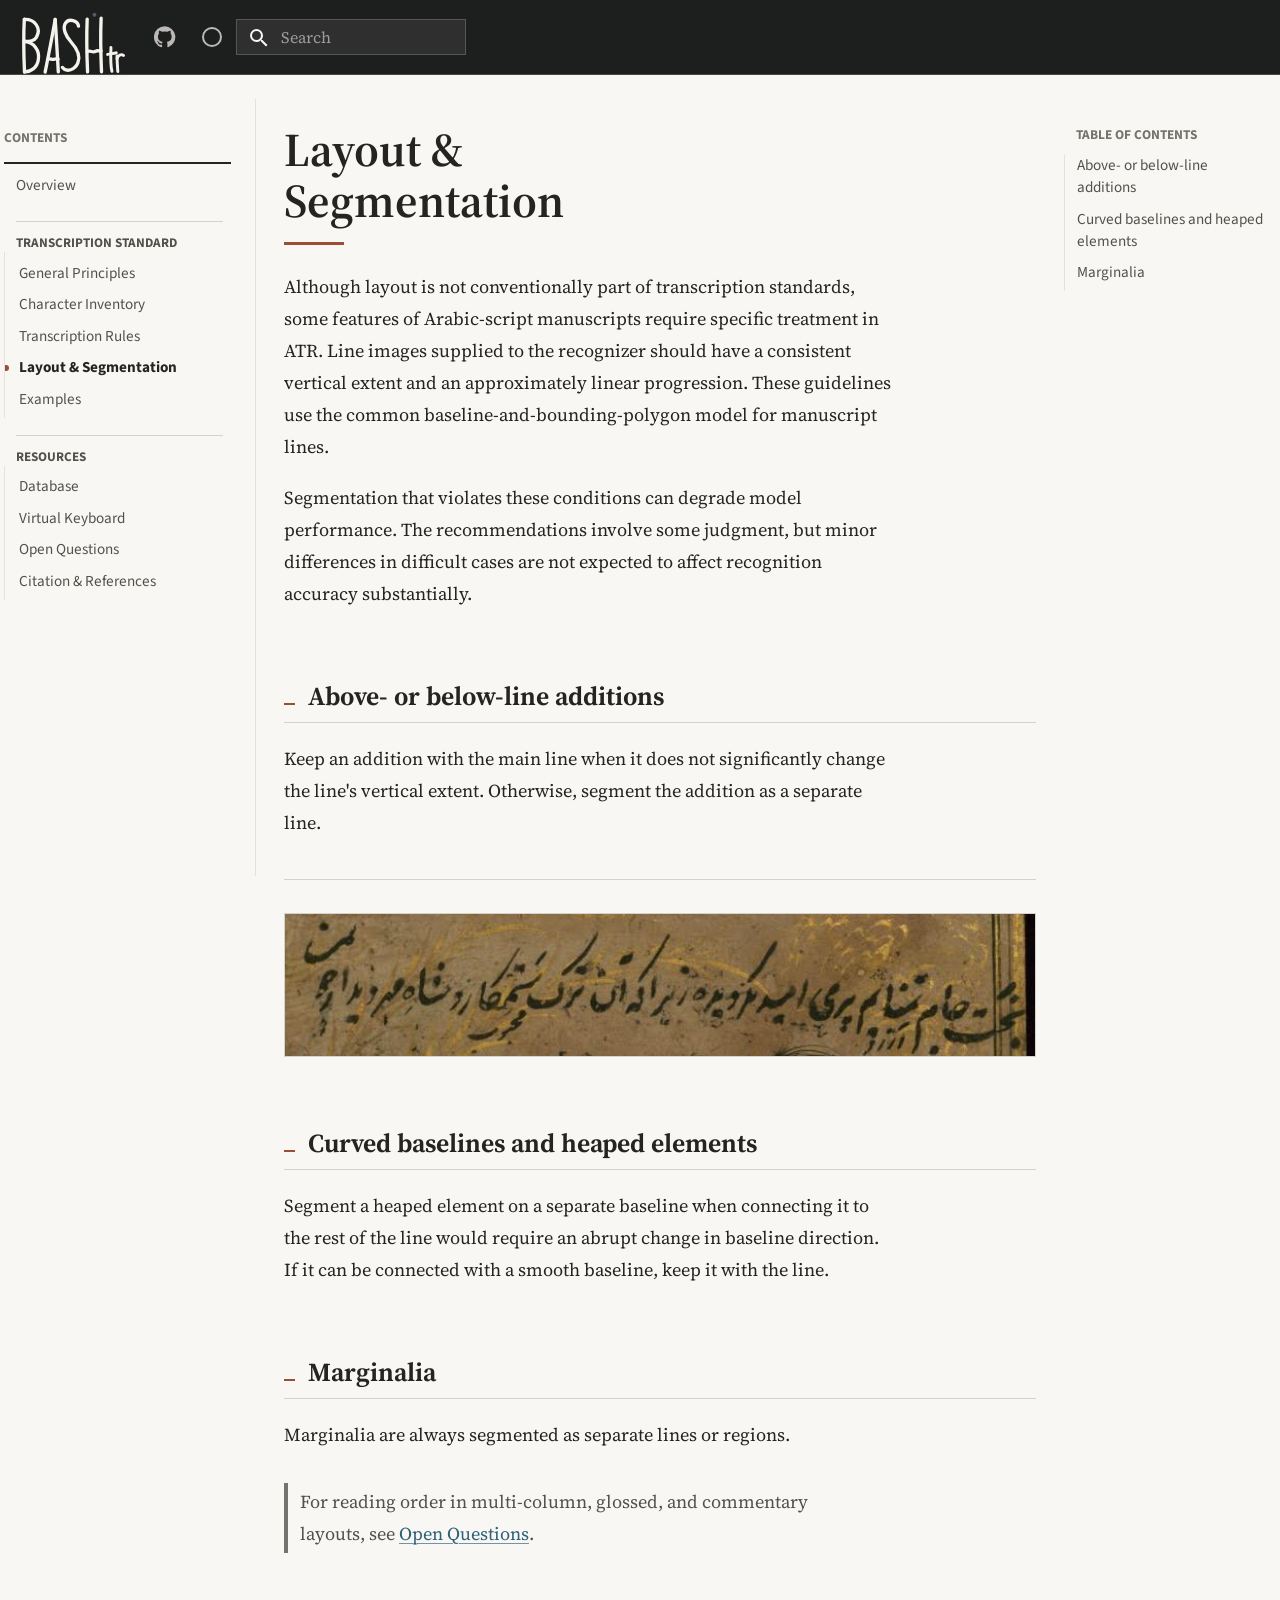
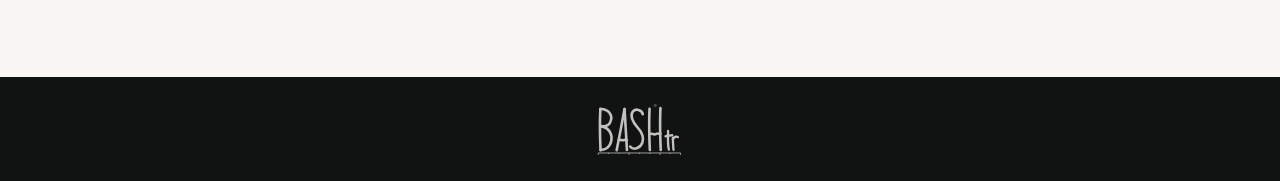
<file: layout/index.html>
<!doctype html>
<html lang="en" class="no-js">
  <head>
    
      <meta charset="utf-8">
      <meta name="viewport" content="width=device-width,initial-scale=1">
      
        <meta name="description" content="Experimental transcription guidelines for Arabic-script ATR training data">
      
      
      
        <link rel="canonical" href="https://bashtr.github.io/bashtr-guidelines/layout/">
      
      
        <link rel="prev" href="../transcription/">
      
      
        <link rel="next" href="../examples/">
      
      
        
      
      
      <link rel="icon" href="../assets/favicon.svg">
      <meta name="generator" content="mkdocs-1.6.1, mkdocs-material-9.7.7">
    
    
      
        <title>Layout & Segmentation - Benchmark for Arabic-script Handwritten Text Recognition</title>
      
    
    
      <link rel="stylesheet" href="../assets/stylesheets/main.ec1eaa64.min.css">
      
        
        <link rel="stylesheet" href="../assets/stylesheets/palette.ab4e12ef.min.css">
      
      


    
    
      
    
    
      
    
    
      <link rel="stylesheet" href="../stylesheets/site.css">
    
    <script>__md_scope=new URL("..",location),__md_hash=e=>[...e].reduce(((e,_)=>(e<<5)-e+_.charCodeAt(0)),0),__md_get=(e,_=localStorage,t=__md_scope)=>JSON.parse(_.getItem(t.pathname+"."+e)),__md_set=(e,_,t=localStorage,a=__md_scope)=>{try{t.setItem(a.pathname+"."+e,JSON.stringify(_))}catch(e){}}</script>
    
      

    
    
  </head>
  
  
    
    
      
    
    
    
    
    <body dir="ltr" data-md-color-scheme="default" data-md-color-primary="custom" data-md-color-accent="custom">
  
    
    <input class="md-toggle" data-md-toggle="drawer" type="checkbox" id="__drawer" autocomplete="off">
    <input class="md-toggle" data-md-toggle="search" type="checkbox" id="__search" autocomplete="off">
    <label class="md-overlay" for="__drawer"></label>
    <div data-md-component="skip">
      
        
        <a href="#layout-segmentation" class="md-skip">
          Skip to content
        </a>
      
    </div>
    <div data-md-component="announce">
      
    </div>
    
    
      

  

<header class="md-header md-header--shadow" data-md-component="header">
  <nav class="md-header__inner md-grid" aria-label="Header">
    <a href=".." title="Benchmark for Arabic-script Handwritten Text Recognition" class="md-header__button md-logo" aria-label="Benchmark for Arabic-script Handwritten Text Recognition" data-md-component="logo">
      
  <img src="../assets/bashtrlogo.svg" alt="logo">

    </a>
    <label class="md-header__button md-icon" for="__drawer">
      
      <svg xmlns="http://www.w3.org/2000/svg" viewBox="0 0 24 24"><path d="M3 6h18v2H3zm0 5h18v2H3zm0 5h18v2H3z"/></svg>
    </label>
    <div class="md-header__title" data-md-component="header-title">
      <div class="md-header__ellipsis">
        <div class="md-header__topic">
          <span class="md-ellipsis">
            Benchmark for Arabic-script Handwritten Text Recognition
          </span>
        </div>
        <div class="md-header__topic" data-md-component="header-topic">
          <span class="md-ellipsis">
            
              Layout & Segmentation
            
          </span>
        </div>
      </div>
    </div>
    
      
        <form class="md-header__option" data-md-component="palette">
  
    
    
    
    <input class="md-option" data-md-color-media="" data-md-color-scheme="default" data-md-color-primary="custom" data-md-color-accent="custom"  aria-label="Reading terminal"  type="radio" name="__palette" id="__palette_0">
    
      <label class="md-header__button md-icon" title="Reading terminal" for="__palette_1" hidden>
        <svg xmlns="http://www.w3.org/2000/svg" viewBox="0 0 24 24"><path d="M12 20a8 8 0 0 1-8-8 8 8 0 0 1 8-8 8 8 0 0 1 8 8 8 8 0 0 1-8 8m0-18A10 10 0 0 0 2 12a10 10 0 0 0 10 10 10 10 0 0 0 10-10A10 10 0 0 0 12 2"/></svg>
      </label>
    
  
    
    
    
    <input class="md-option" data-md-color-media="" data-md-color-scheme="slate" data-md-color-primary="custom" data-md-color-accent="custom"  aria-label="Parchment"  type="radio" name="__palette" id="__palette_1">
    
      <label class="md-header__button md-icon" title="Parchment" for="__palette_0" hidden>
        <svg xmlns="http://www.w3.org/2000/svg" viewBox="0 0 24 24"><path d="M12 5c3.87 0 7 3.13 7 7s-3.13 7-7 7-7-3.13-7-7 3.13-7 7-7m0-3c5.5 0 10 4.5 10 10s-4.5 10-10 10S2 17.5 2 12 6.5 2 12 2m0 2c-4.42 0-8 3.58-8 8s3.58 8 8 8 8-3.58 8-8-3.58-8-8-8"/></svg>
      </label>
    
  
</form>
      
    
    
      <script>var palette=__md_get("__palette");if(palette&&palette.color){if("(prefers-color-scheme)"===palette.color.media){var media=matchMedia("(prefers-color-scheme: light)"),input=document.querySelector(media.matches?"[data-md-color-media='(prefers-color-scheme: light)']":"[data-md-color-media='(prefers-color-scheme: dark)']");palette.color.media=input.getAttribute("data-md-color-media"),palette.color.scheme=input.getAttribute("data-md-color-scheme"),palette.color.primary=input.getAttribute("data-md-color-primary"),palette.color.accent=input.getAttribute("data-md-color-accent")}for(var[key,value]of Object.entries(palette.color))document.body.setAttribute("data-md-color-"+key,value)}</script>
    
    
    
      
      
        <label class="md-header__button md-icon" for="__search">
          
          <svg xmlns="http://www.w3.org/2000/svg" viewBox="0 0 24 24"><path d="M9.5 3A6.5 6.5 0 0 1 16 9.5c0 1.61-.59 3.09-1.56 4.23l.27.27h.79l5 5-1.5 1.5-5-5v-.79l-.27-.27A6.52 6.52 0 0 1 9.5 16 6.5 6.5 0 0 1 3 9.5 6.5 6.5 0 0 1 9.5 3m0 2C7 5 5 7 5 9.5S7 14 9.5 14 14 12 14 9.5 12 5 9.5 5"/></svg>
        </label>
        <div class="md-search" data-md-component="search" role="dialog">
  <label class="md-search__overlay" for="__search"></label>
  <div class="md-search__inner" role="search">
    <form class="md-search__form" name="search">
      <input type="text" class="md-search__input" name="query" aria-label="Search" placeholder="Search" autocapitalize="off" autocorrect="off" autocomplete="off" spellcheck="false" data-md-component="search-query" required>
      <label class="md-search__icon md-icon" for="__search">
        
        <svg xmlns="http://www.w3.org/2000/svg" viewBox="0 0 24 24"><path d="M9.5 3A6.5 6.5 0 0 1 16 9.5c0 1.61-.59 3.09-1.56 4.23l.27.27h.79l5 5-1.5 1.5-5-5v-.79l-.27-.27A6.52 6.52 0 0 1 9.5 16 6.5 6.5 0 0 1 3 9.5 6.5 6.5 0 0 1 9.5 3m0 2C7 5 5 7 5 9.5S7 14 9.5 14 14 12 14 9.5 12 5 9.5 5"/></svg>
        
        <svg xmlns="http://www.w3.org/2000/svg" viewBox="0 0 24 24"><path d="M20 11v2H8l5.5 5.5-1.42 1.42L4.16 12l7.92-7.92L13.5 5.5 8 11z"/></svg>
      </label>
      <nav class="md-search__options" aria-label="Search">
        
        <button type="reset" class="md-search__icon md-icon" title="Clear" aria-label="Clear" tabindex="-1">
          
          <svg xmlns="http://www.w3.org/2000/svg" viewBox="0 0 24 24"><path d="M19 6.41 17.59 5 12 10.59 6.41 5 5 6.41 10.59 12 5 17.59 6.41 19 12 13.41 17.59 19 19 17.59 13.41 12z"/></svg>
        </button>
      </nav>
      
        <div class="md-search__suggest" data-md-component="search-suggest"></div>
      
    </form>
    <div class="md-search__output">
      <div class="md-search__scrollwrap" tabindex="0" data-md-scrollfix>
        <div class="md-search-result" data-md-component="search-result">
          <div class="md-search-result__meta">
            Initializing search
          </div>
          <ol class="md-search-result__list" role="presentation"></ol>
        </div>
      </div>
    </div>
  </div>
</div>
      
    
    
  </nav>
  
</header>
    
    <div class="md-container" data-md-component="container">
      
      
        
          
        
      
      <main class="md-main" data-md-component="main">
        <div class="md-main__inner md-grid">
          
            
              
              <div class="md-sidebar md-sidebar--primary" data-md-component="sidebar" data-md-type="navigation" >
                <div class="md-sidebar__scrollwrap">
                  <div class="md-sidebar__inner">
                    



<nav class="md-nav md-nav--primary" aria-label="Navigation" data-md-level="0">
  <label class="md-nav__title" for="__drawer">
    <a href=".." title="Benchmark for Arabic-script Handwritten Text Recognition" class="md-nav__button md-logo" aria-label="Benchmark for Arabic-script Handwritten Text Recognition" data-md-component="logo">
      
  <img src="../assets/bashtrlogo.svg" alt="logo">

    </a>
    Benchmark for Arabic-script Handwritten Text Recognition
  </label>
  
  <ul class="md-nav__list" data-md-scrollfix>
    
      
      
  
  
  
  
    <li class="md-nav__item">
      <a href=".." class="md-nav__link">
        
  
  
  <span class="md-ellipsis">
    
  
    Overview
  

    
  </span>
  
  

      </a>
    </li>
  

    
      
      
  
  
    
  
  
  
    
    
    
    
      
        
        
      
    
    
    <li class="md-nav__item md-nav__item--active md-nav__item--section md-nav__item--nested">
      
        
        
        <input class="md-nav__toggle md-toggle " type="checkbox" id="__nav_2" checked>
        
          
          <label class="md-nav__link" for="__nav_2" id="__nav_2_label" tabindex="">
            
  
  
  <span class="md-ellipsis">
    
  
    Transcription standard
  

    
  </span>
  
  

            <span class="md-nav__icon md-icon"></span>
          </label>
        
        <nav class="md-nav" data-md-level="1" aria-labelledby="__nav_2_label" aria-expanded="true">
          <label class="md-nav__title" for="__nav_2">
            <span class="md-nav__icon md-icon"></span>
            
  
    Transcription standard
  

          </label>
          <ul class="md-nav__list" data-md-scrollfix>
            
              
                
  
  
  
  
    <li class="md-nav__item">
      <a href="../principles/" class="md-nav__link">
        
  
  
  <span class="md-ellipsis">
    
  
    General Principles
  

    
  </span>
  
  

      </a>
    </li>
  

              
            
              
                
  
  
  
  
    <li class="md-nav__item">
      <a href="../characters/" class="md-nav__link">
        
  
  
  <span class="md-ellipsis">
    
  
    Character Inventory
  

    
  </span>
  
  

      </a>
    </li>
  

              
            
              
                
  
  
  
  
    <li class="md-nav__item">
      <a href="../transcription/" class="md-nav__link">
        
  
  
  <span class="md-ellipsis">
    
  
    Transcription Rules
  

    
  </span>
  
  

      </a>
    </li>
  

              
            
              
                
  
  
    
  
  
  
    <li class="md-nav__item md-nav__item--active">
      
      <input class="md-nav__toggle md-toggle" type="checkbox" id="__toc">
      
      
        
      
      
        <label class="md-nav__link md-nav__link--active" for="__toc">
          
  
  
  <span class="md-ellipsis">
    
  
    Layout & Segmentation
  

    
  </span>
  
  

          <span class="md-nav__icon md-icon"></span>
        </label>
      
      <a href="./" class="md-nav__link md-nav__link--active">
        
  
  
  <span class="md-ellipsis">
    
  
    Layout & Segmentation
  

    
  </span>
  
  

      </a>
      
        

<nav class="md-nav md-nav--secondary" aria-label="Table of contents">
  
  
  
    
  
  
    <label class="md-nav__title" for="__toc">
      <span class="md-nav__icon md-icon"></span>
      Table of contents
    </label>
    <ul class="md-nav__list" data-md-component="toc" data-md-scrollfix>
      
        <li class="md-nav__item">
  <a href="#above-or-below-line-additions" class="md-nav__link">
    <span class="md-ellipsis">
      
        Above- or below-line additions
      
    </span>
  </a>
  
</li>
      
        <li class="md-nav__item">
  <a href="#curved-baselines-and-heaped-elements" class="md-nav__link">
    <span class="md-ellipsis">
      
        Curved baselines and heaped elements
      
    </span>
  </a>
  
</li>
      
        <li class="md-nav__item">
  <a href="#marginalia" class="md-nav__link">
    <span class="md-ellipsis">
      
        Marginalia
      
    </span>
  </a>
  
</li>
      
    </ul>
  
</nav>
      
    </li>
  

              
            
              
                
  
  
  
  
    <li class="md-nav__item">
      <a href="../examples/" class="md-nav__link">
        
  
  
  <span class="md-ellipsis">
    
  
    Examples
  

    
  </span>
  
  

      </a>
    </li>
  

              
            
          </ul>
        </nav>
      
    </li>
  

    
      
      
  
  
  
  
    
    
    
    
      
        
        
      
    
    
    <li class="md-nav__item md-nav__item--section md-nav__item--nested">
      
        
        
          
        
        <input class="md-nav__toggle md-toggle md-toggle--indeterminate" type="checkbox" id="__nav_3" >
        
          
          <label class="md-nav__link" for="__nav_3" id="__nav_3_label" tabindex="">
            
  
  
  <span class="md-ellipsis">
    
  
    Resources
  

    
  </span>
  
  

            <span class="md-nav__icon md-icon"></span>
          </label>
        
        <nav class="md-nav" data-md-level="1" aria-labelledby="__nav_3_label" aria-expanded="false">
          <label class="md-nav__title" for="__nav_3">
            <span class="md-nav__icon md-icon"></span>
            
  
    Resources
  

          </label>
          <ul class="md-nav__list" data-md-scrollfix>
            
              
                
  
  
  
  
    <li class="md-nav__item">
      <a href="../database/" class="md-nav__link">
        
  
  
  <span class="md-ellipsis">
    
  
    Database
  

    
  </span>
  
  

      </a>
    </li>
  

              
            
              
                
  
  
  
  
    <li class="md-nav__item">
      <a href="../keyboard/" class="md-nav__link">
        
  
  
  <span class="md-ellipsis">
    
  
    Virtual Keyboard
  

    
  </span>
  
  

      </a>
    </li>
  

              
            
              
                
  
  
  
  
    <li class="md-nav__item">
      <a href="../community/" class="md-nav__link">
        
  
  
  <span class="md-ellipsis">
    
  
    Open Questions
  

    
  </span>
  
  

      </a>
    </li>
  

              
            
              
                
  
  
  
  
    <li class="md-nav__item">
      <a href="../about/" class="md-nav__link">
        
  
  
  <span class="md-ellipsis">
    
  
    Citation & References
  

    
  </span>
  
  

      </a>
    </li>
  

              
            
          </ul>
        </nav>
      
    </li>
  

    
  </ul>
</nav>
                  </div>
                </div>
              </div>
            
            
              
              <div class="md-sidebar md-sidebar--secondary" data-md-component="sidebar" data-md-type="toc" >
                <div class="md-sidebar__scrollwrap">
                  <div class="md-sidebar__inner">
                    

<nav class="md-nav md-nav--secondary" aria-label="Table of contents">
  
  
  
    
  
  
    <label class="md-nav__title" for="__toc">
      <span class="md-nav__icon md-icon"></span>
      Table of contents
    </label>
    <ul class="md-nav__list" data-md-component="toc" data-md-scrollfix>
      
        <li class="md-nav__item">
  <a href="#above-or-below-line-additions" class="md-nav__link">
    <span class="md-ellipsis">
      
        Above- or below-line additions
      
    </span>
  </a>
  
</li>
      
        <li class="md-nav__item">
  <a href="#curved-baselines-and-heaped-elements" class="md-nav__link">
    <span class="md-ellipsis">
      
        Curved baselines and heaped elements
      
    </span>
  </a>
  
</li>
      
        <li class="md-nav__item">
  <a href="#marginalia" class="md-nav__link">
    <span class="md-ellipsis">
      
        Marginalia
      
    </span>
  </a>
  
</li>
      
    </ul>
  
</nav>
                  </div>
                </div>
              </div>
            
          
          
            <div class="md-content" data-md-component="content">
              
              <article class="md-content__inner md-typeset">
                
                  



<h1 id="layout-segmentation">Layout &amp; Segmentation</h1>
<p>Although layout is not conventionally part of transcription standards, some features of Arabic-script manuscripts require specific treatment in ATR. Line images supplied to the recognizer should have a consistent vertical extent and an approximately linear progression. These guidelines use the common baseline-and-bounding-polygon model for manuscript lines.</p>
<p>Segmentation that violates these conditions can degrade model performance. The recommendations involve some judgment, but minor differences in difficult cases are not expected to affect recognition accuracy substantially.</p>
<h2 id="above-or-below-line-additions">Above- or below-line additions</h2>
<p>Keep an addition with the main line when it does not significantly change the line's vertical extent. Otherwise, segment the addition as a separate line.</p>
<div class="ms-plate">
<p><img alt="Above-line addition" src="../assets/segmentation.jpg" /></p>
</div>
<h2 id="curved-baselines-and-heaped-elements">Curved baselines and heaped elements</h2>
<p>Segment a heaped element on a separate baseline when connecting it to the rest of the line would require an abrupt change in baseline direction. If it can be connected with a smooth baseline, keep it with the line.</p>
<h2 id="marginalia">Marginalia</h2>
<p>Marginalia are always segmented as separate lines or regions.</p>
<blockquote>
<p>For reading order in multi-column, glossed, and commentary layouts, see <a href="../community/#reading-order">Open Questions</a>.</p>
</blockquote>












                
              </article>
            </div>
          
          
<script>var target=document.getElementById(location.hash.slice(1));target&&target.name&&(target.checked=target.name.startsWith("__tabbed_"))</script>
        </div>
        
          <button type="button" class="md-top md-icon" data-md-component="top" hidden>
  
  <svg xmlns="http://www.w3.org/2000/svg" viewBox="0 0 24 24"><path d="M13 20h-2V8l-5.5 5.5-1.42-1.42L12 4.16l7.92 7.92-1.42 1.42L13 8z"/></svg>
  Back to top
</button>
        
      </main>
      
        <footer class="md-footer">
  
  <div class="md-footer-meta md-typeset">
    <div class="md-footer-meta__inner md-grid">
      <div class="md-copyright">
  
  
    Made with
    <a href="https://squidfunk.github.io/mkdocs-material/" target="_blank" rel="noopener">
      Material for MkDocs
    </a>
  
</div>
      
    </div>
  </div>
</footer>
      
    </div>
    <div class="md-dialog" data-md-component="dialog">
      <div class="md-dialog__inner md-typeset"></div>
    </div>
    
    
    
      
      
      <script id="__config" type="application/json">{"annotate": null, "base": "..", "features": ["navigation.sections", "navigation.expand", "navigation.tracking", "navigation.top", "toc.follow", "search.suggest", "search.highlight"], "search": "../assets/javascripts/workers/search.2c215733.min.js", "tags": null, "translations": {"clipboard.copied": "Copied to clipboard", "clipboard.copy": "Copy to clipboard", "search.result.more.one": "1 more on this page", "search.result.more.other": "# more on this page", "search.result.none": "No matching documents", "search.result.one": "1 matching document", "search.result.other": "# matching documents", "search.result.placeholder": "Type to start searching", "search.result.term.missing": "Missing", "select.version": "Select version"}, "version": null}</script>
    
    
      <script src="../assets/javascripts/bundle.d7400e89.min.js"></script>
      
        <script src="../javascripts/image-viewer.js"></script>
      
        <script src="../javascripts/header-actions.js"></script>
      
        <script src="../javascripts/external-links.js"></script>
      
    
  </body>
</html>
</file>
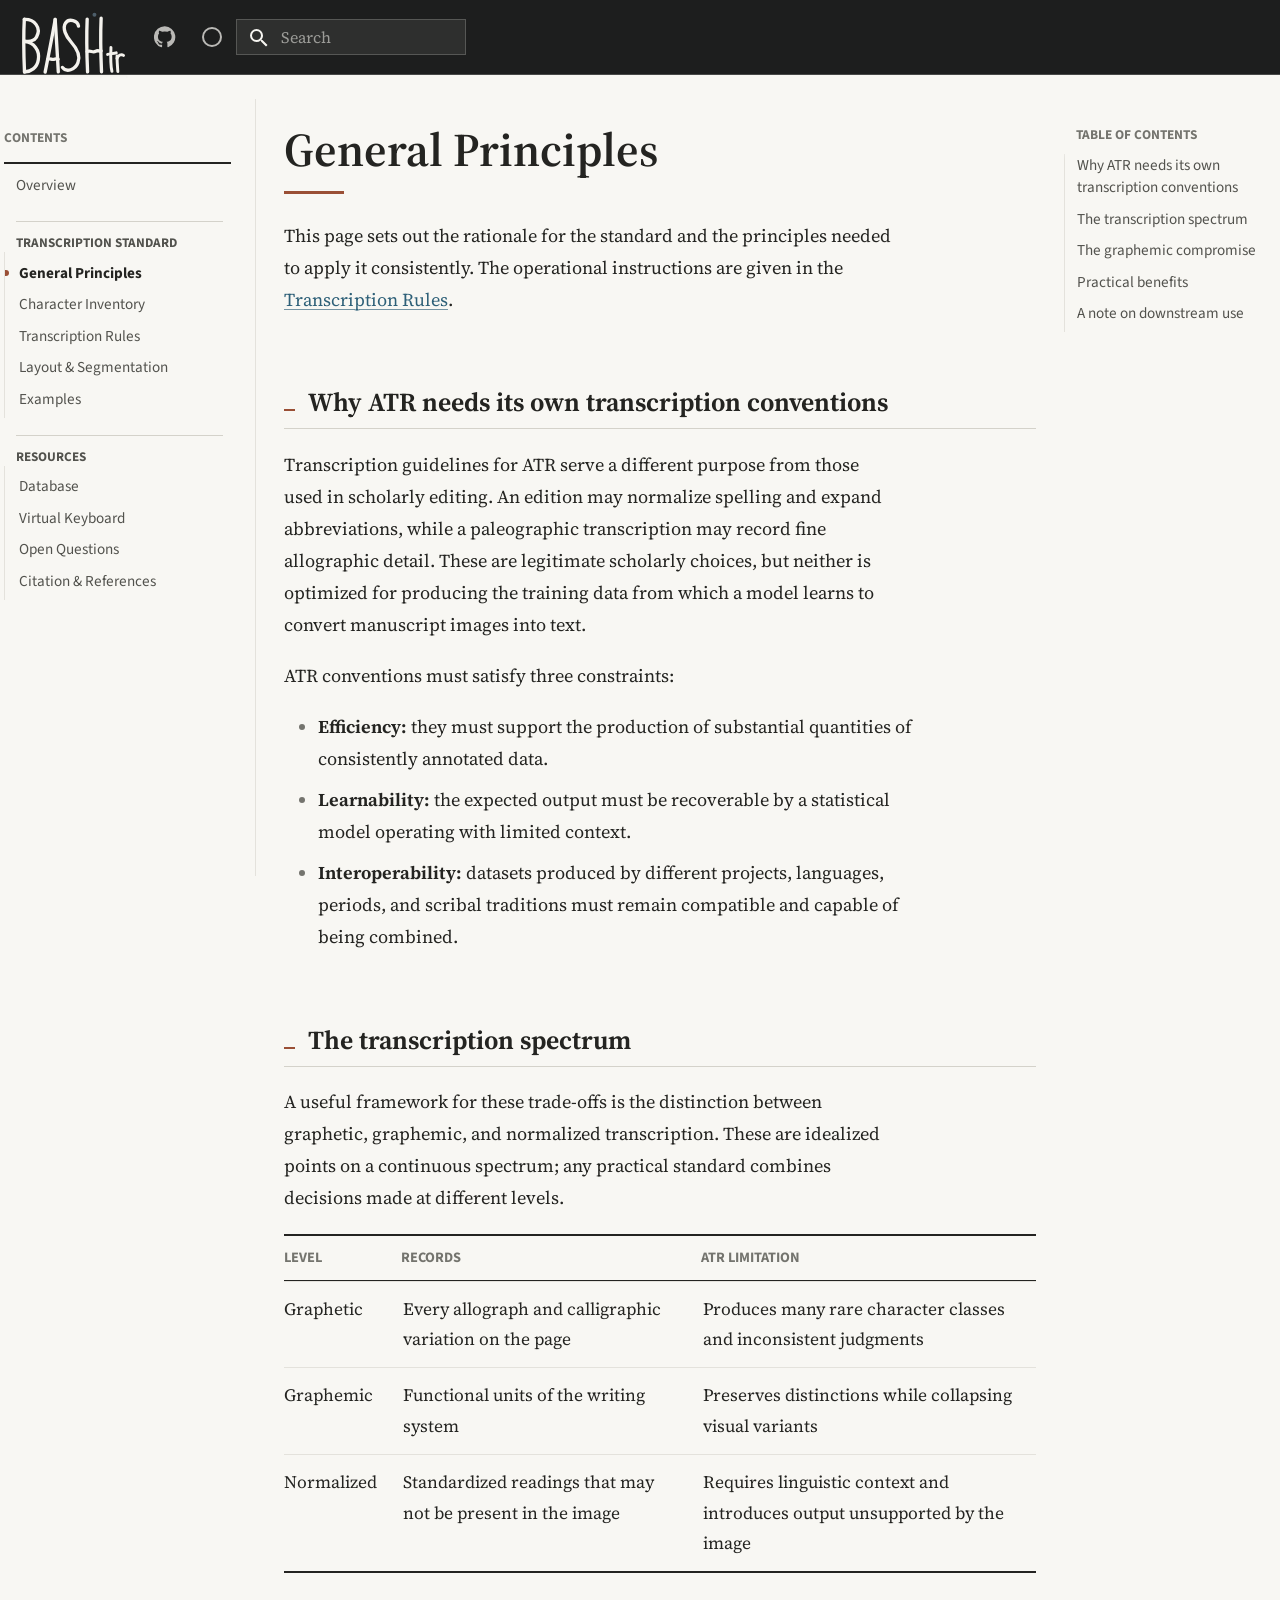
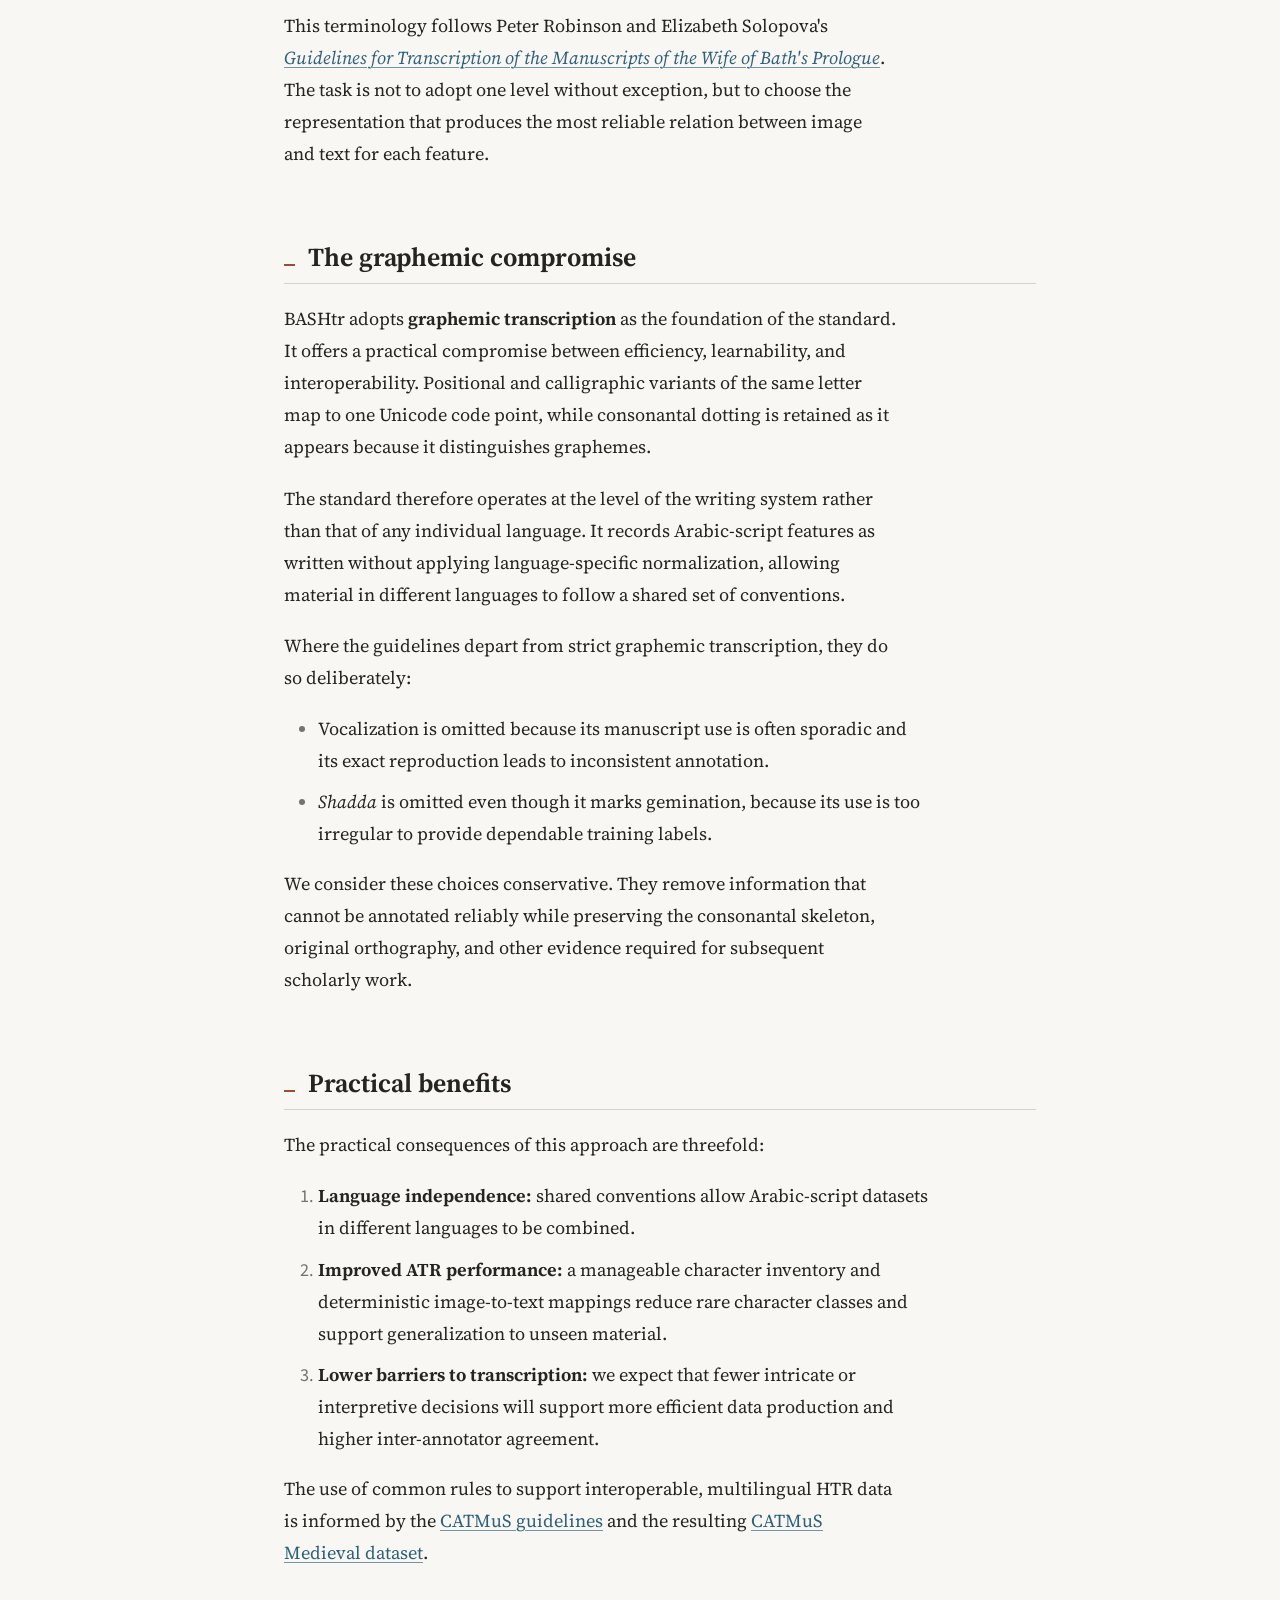
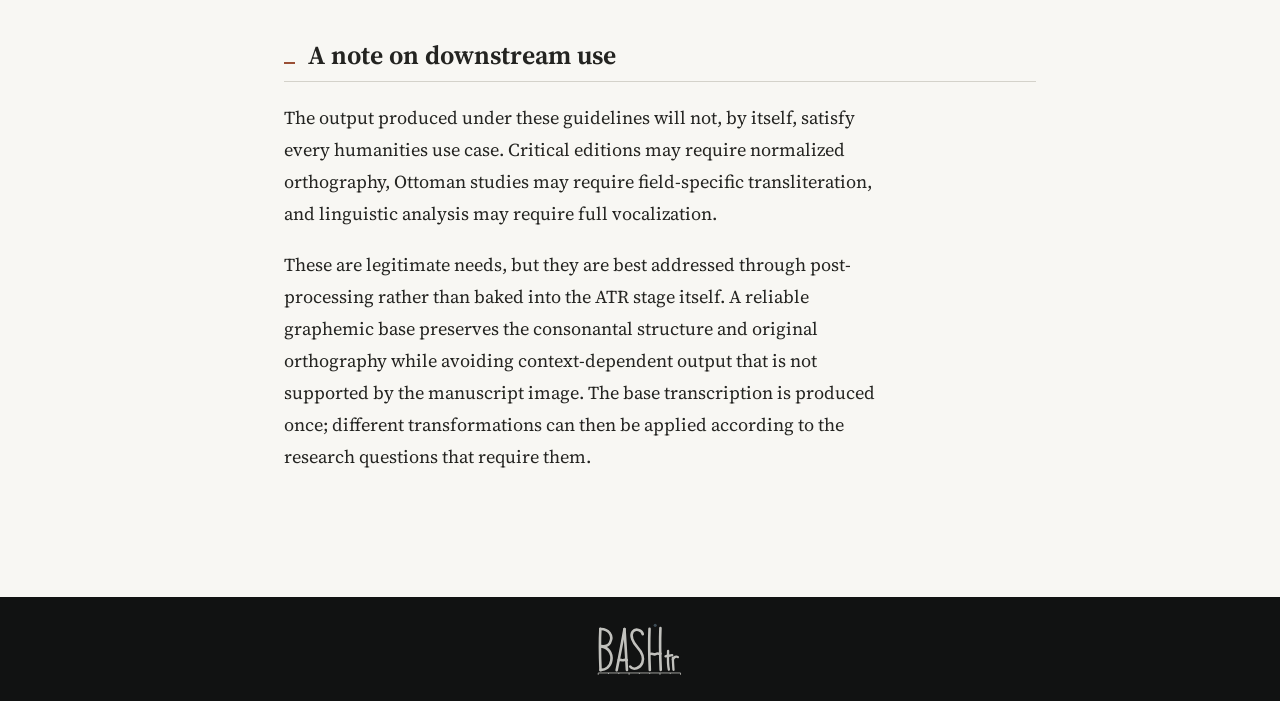
<file: principles/index.html>
<!doctype html>
<html lang="en" class="no-js">
  <head>
    
      <meta charset="utf-8">
      <meta name="viewport" content="width=device-width,initial-scale=1">
      
        <meta name="description" content="Experimental transcription guidelines for Arabic-script ATR training data">
      
      
      
        <link rel="canonical" href="https://bashtr.github.io/bashtr-guidelines/principles/">
      
      
        <link rel="prev" href="..">
      
      
        <link rel="next" href="../characters/">
      
      
        
      
      
      <link rel="icon" href="../assets/favicon.svg">
      <meta name="generator" content="mkdocs-1.6.1, mkdocs-material-9.7.7">
    
    
      
        <title>General Principles - Benchmark for Arabic-script Handwritten Text Recognition</title>
      
    
    
      <link rel="stylesheet" href="../assets/stylesheets/main.ec1eaa64.min.css">
      
        
        <link rel="stylesheet" href="../assets/stylesheets/palette.ab4e12ef.min.css">
      
      


    
    
      
    
    
      
    
    
      <link rel="stylesheet" href="../stylesheets/site.css">
    
    <script>__md_scope=new URL("..",location),__md_hash=e=>[...e].reduce(((e,_)=>(e<<5)-e+_.charCodeAt(0)),0),__md_get=(e,_=localStorage,t=__md_scope)=>JSON.parse(_.getItem(t.pathname+"."+e)),__md_set=(e,_,t=localStorage,a=__md_scope)=>{try{t.setItem(a.pathname+"."+e,JSON.stringify(_))}catch(e){}}</script>
    
      

    
    
  </head>
  
  
    
    
      
    
    
    
    
    <body dir="ltr" data-md-color-scheme="default" data-md-color-primary="custom" data-md-color-accent="custom">
  
    
    <input class="md-toggle" data-md-toggle="drawer" type="checkbox" id="__drawer" autocomplete="off">
    <input class="md-toggle" data-md-toggle="search" type="checkbox" id="__search" autocomplete="off">
    <label class="md-overlay" for="__drawer"></label>
    <div data-md-component="skip">
      
        
        <a href="#general-principles" class="md-skip">
          Skip to content
        </a>
      
    </div>
    <div data-md-component="announce">
      
    </div>
    
    
      

  

<header class="md-header md-header--shadow" data-md-component="header">
  <nav class="md-header__inner md-grid" aria-label="Header">
    <a href=".." title="Benchmark for Arabic-script Handwritten Text Recognition" class="md-header__button md-logo" aria-label="Benchmark for Arabic-script Handwritten Text Recognition" data-md-component="logo">
      
  <img src="../assets/bashtrlogo.svg" alt="logo">

    </a>
    <label class="md-header__button md-icon" for="__drawer">
      
      <svg xmlns="http://www.w3.org/2000/svg" viewBox="0 0 24 24"><path d="M3 6h18v2H3zm0 5h18v2H3zm0 5h18v2H3z"/></svg>
    </label>
    <div class="md-header__title" data-md-component="header-title">
      <div class="md-header__ellipsis">
        <div class="md-header__topic">
          <span class="md-ellipsis">
            Benchmark for Arabic-script Handwritten Text Recognition
          </span>
        </div>
        <div class="md-header__topic" data-md-component="header-topic">
          <span class="md-ellipsis">
            
              General Principles
            
          </span>
        </div>
      </div>
    </div>
    
      
        <form class="md-header__option" data-md-component="palette">
  
    
    
    
    <input class="md-option" data-md-color-media="" data-md-color-scheme="default" data-md-color-primary="custom" data-md-color-accent="custom"  aria-label="Reading terminal"  type="radio" name="__palette" id="__palette_0">
    
      <label class="md-header__button md-icon" title="Reading terminal" for="__palette_1" hidden>
        <svg xmlns="http://www.w3.org/2000/svg" viewBox="0 0 24 24"><path d="M12 20a8 8 0 0 1-8-8 8 8 0 0 1 8-8 8 8 0 0 1 8 8 8 8 0 0 1-8 8m0-18A10 10 0 0 0 2 12a10 10 0 0 0 10 10 10 10 0 0 0 10-10A10 10 0 0 0 12 2"/></svg>
      </label>
    
  
    
    
    
    <input class="md-option" data-md-color-media="" data-md-color-scheme="slate" data-md-color-primary="custom" data-md-color-accent="custom"  aria-label="Parchment"  type="radio" name="__palette" id="__palette_1">
    
      <label class="md-header__button md-icon" title="Parchment" for="__palette_0" hidden>
        <svg xmlns="http://www.w3.org/2000/svg" viewBox="0 0 24 24"><path d="M12 5c3.87 0 7 3.13 7 7s-3.13 7-7 7-7-3.13-7-7 3.13-7 7-7m0-3c5.5 0 10 4.5 10 10s-4.5 10-10 10S2 17.5 2 12 6.5 2 12 2m0 2c-4.42 0-8 3.58-8 8s3.58 8 8 8 8-3.58 8-8-3.58-8-8-8"/></svg>
      </label>
    
  
</form>
      
    
    
      <script>var palette=__md_get("__palette");if(palette&&palette.color){if("(prefers-color-scheme)"===palette.color.media){var media=matchMedia("(prefers-color-scheme: light)"),input=document.querySelector(media.matches?"[data-md-color-media='(prefers-color-scheme: light)']":"[data-md-color-media='(prefers-color-scheme: dark)']");palette.color.media=input.getAttribute("data-md-color-media"),palette.color.scheme=input.getAttribute("data-md-color-scheme"),palette.color.primary=input.getAttribute("data-md-color-primary"),palette.color.accent=input.getAttribute("data-md-color-accent")}for(var[key,value]of Object.entries(palette.color))document.body.setAttribute("data-md-color-"+key,value)}</script>
    
    
    
      
      
        <label class="md-header__button md-icon" for="__search">
          
          <svg xmlns="http://www.w3.org/2000/svg" viewBox="0 0 24 24"><path d="M9.5 3A6.5 6.5 0 0 1 16 9.5c0 1.61-.59 3.09-1.56 4.23l.27.27h.79l5 5-1.5 1.5-5-5v-.79l-.27-.27A6.52 6.52 0 0 1 9.5 16 6.5 6.5 0 0 1 3 9.5 6.5 6.5 0 0 1 9.5 3m0 2C7 5 5 7 5 9.5S7 14 9.5 14 14 12 14 9.5 12 5 9.5 5"/></svg>
        </label>
        <div class="md-search" data-md-component="search" role="dialog">
  <label class="md-search__overlay" for="__search"></label>
  <div class="md-search__inner" role="search">
    <form class="md-search__form" name="search">
      <input type="text" class="md-search__input" name="query" aria-label="Search" placeholder="Search" autocapitalize="off" autocorrect="off" autocomplete="off" spellcheck="false" data-md-component="search-query" required>
      <label class="md-search__icon md-icon" for="__search">
        
        <svg xmlns="http://www.w3.org/2000/svg" viewBox="0 0 24 24"><path d="M9.5 3A6.5 6.5 0 0 1 16 9.5c0 1.61-.59 3.09-1.56 4.23l.27.27h.79l5 5-1.5 1.5-5-5v-.79l-.27-.27A6.52 6.52 0 0 1 9.5 16 6.5 6.5 0 0 1 3 9.5 6.5 6.5 0 0 1 9.5 3m0 2C7 5 5 7 5 9.5S7 14 9.5 14 14 12 14 9.5 12 5 9.5 5"/></svg>
        
        <svg xmlns="http://www.w3.org/2000/svg" viewBox="0 0 24 24"><path d="M20 11v2H8l5.5 5.5-1.42 1.42L4.16 12l7.92-7.92L13.5 5.5 8 11z"/></svg>
      </label>
      <nav class="md-search__options" aria-label="Search">
        
        <button type="reset" class="md-search__icon md-icon" title="Clear" aria-label="Clear" tabindex="-1">
          
          <svg xmlns="http://www.w3.org/2000/svg" viewBox="0 0 24 24"><path d="M19 6.41 17.59 5 12 10.59 6.41 5 5 6.41 10.59 12 5 17.59 6.41 19 12 13.41 17.59 19 19 17.59 13.41 12z"/></svg>
        </button>
      </nav>
      
        <div class="md-search__suggest" data-md-component="search-suggest"></div>
      
    </form>
    <div class="md-search__output">
      <div class="md-search__scrollwrap" tabindex="0" data-md-scrollfix>
        <div class="md-search-result" data-md-component="search-result">
          <div class="md-search-result__meta">
            Initializing search
          </div>
          <ol class="md-search-result__list" role="presentation"></ol>
        </div>
      </div>
    </div>
  </div>
</div>
      
    
    
  </nav>
  
</header>
    
    <div class="md-container" data-md-component="container">
      
      
        
          
        
      
      <main class="md-main" data-md-component="main">
        <div class="md-main__inner md-grid">
          
            
              
              <div class="md-sidebar md-sidebar--primary" data-md-component="sidebar" data-md-type="navigation" >
                <div class="md-sidebar__scrollwrap">
                  <div class="md-sidebar__inner">
                    



<nav class="md-nav md-nav--primary" aria-label="Navigation" data-md-level="0">
  <label class="md-nav__title" for="__drawer">
    <a href=".." title="Benchmark for Arabic-script Handwritten Text Recognition" class="md-nav__button md-logo" aria-label="Benchmark for Arabic-script Handwritten Text Recognition" data-md-component="logo">
      
  <img src="../assets/bashtrlogo.svg" alt="logo">

    </a>
    Benchmark for Arabic-script Handwritten Text Recognition
  </label>
  
  <ul class="md-nav__list" data-md-scrollfix>
    
      
      
  
  
  
  
    <li class="md-nav__item">
      <a href=".." class="md-nav__link">
        
  
  
  <span class="md-ellipsis">
    
  
    Overview
  

    
  </span>
  
  

      </a>
    </li>
  

    
      
      
  
  
    
  
  
  
    
    
    
    
      
        
        
      
    
    
    <li class="md-nav__item md-nav__item--active md-nav__item--section md-nav__item--nested">
      
        
        
        <input class="md-nav__toggle md-toggle " type="checkbox" id="__nav_2" checked>
        
          
          <label class="md-nav__link" for="__nav_2" id="__nav_2_label" tabindex="">
            
  
  
  <span class="md-ellipsis">
    
  
    Transcription standard
  

    
  </span>
  
  

            <span class="md-nav__icon md-icon"></span>
          </label>
        
        <nav class="md-nav" data-md-level="1" aria-labelledby="__nav_2_label" aria-expanded="true">
          <label class="md-nav__title" for="__nav_2">
            <span class="md-nav__icon md-icon"></span>
            
  
    Transcription standard
  

          </label>
          <ul class="md-nav__list" data-md-scrollfix>
            
              
                
  
  
    
  
  
  
    <li class="md-nav__item md-nav__item--active">
      
      <input class="md-nav__toggle md-toggle" type="checkbox" id="__toc">
      
      
        
      
      
        <label class="md-nav__link md-nav__link--active" for="__toc">
          
  
  
  <span class="md-ellipsis">
    
  
    General Principles
  

    
  </span>
  
  

          <span class="md-nav__icon md-icon"></span>
        </label>
      
      <a href="./" class="md-nav__link md-nav__link--active">
        
  
  
  <span class="md-ellipsis">
    
  
    General Principles
  

    
  </span>
  
  

      </a>
      
        

<nav class="md-nav md-nav--secondary" aria-label="Table of contents">
  
  
  
    
  
  
    <label class="md-nav__title" for="__toc">
      <span class="md-nav__icon md-icon"></span>
      Table of contents
    </label>
    <ul class="md-nav__list" data-md-component="toc" data-md-scrollfix>
      
        <li class="md-nav__item">
  <a href="#why-atr-needs-its-own-transcription-conventions" class="md-nav__link">
    <span class="md-ellipsis">
      
        Why ATR needs its own transcription conventions
      
    </span>
  </a>
  
</li>
      
        <li class="md-nav__item">
  <a href="#the-transcription-spectrum" class="md-nav__link">
    <span class="md-ellipsis">
      
        The transcription spectrum
      
    </span>
  </a>
  
</li>
      
        <li class="md-nav__item">
  <a href="#the-graphemic-compromise" class="md-nav__link">
    <span class="md-ellipsis">
      
        The graphemic compromise
      
    </span>
  </a>
  
</li>
      
        <li class="md-nav__item">
  <a href="#practical-benefits" class="md-nav__link">
    <span class="md-ellipsis">
      
        Practical benefits
      
    </span>
  </a>
  
</li>
      
        <li class="md-nav__item">
  <a href="#a-note-on-downstream-use" class="md-nav__link">
    <span class="md-ellipsis">
      
        A note on downstream use
      
    </span>
  </a>
  
</li>
      
    </ul>
  
</nav>
      
    </li>
  

              
            
              
                
  
  
  
  
    <li class="md-nav__item">
      <a href="../characters/" class="md-nav__link">
        
  
  
  <span class="md-ellipsis">
    
  
    Character Inventory
  

    
  </span>
  
  

      </a>
    </li>
  

              
            
              
                
  
  
  
  
    <li class="md-nav__item">
      <a href="../transcription/" class="md-nav__link">
        
  
  
  <span class="md-ellipsis">
    
  
    Transcription Rules
  

    
  </span>
  
  

      </a>
    </li>
  

              
            
              
                
  
  
  
  
    <li class="md-nav__item">
      <a href="../layout/" class="md-nav__link">
        
  
  
  <span class="md-ellipsis">
    
  
    Layout & Segmentation
  

    
  </span>
  
  

      </a>
    </li>
  

              
            
              
                
  
  
  
  
    <li class="md-nav__item">
      <a href="../examples/" class="md-nav__link">
        
  
  
  <span class="md-ellipsis">
    
  
    Examples
  

    
  </span>
  
  

      </a>
    </li>
  

              
            
          </ul>
        </nav>
      
    </li>
  

    
      
      
  
  
  
  
    
    
    
    
      
        
        
      
    
    
    <li class="md-nav__item md-nav__item--section md-nav__item--nested">
      
        
        
          
        
        <input class="md-nav__toggle md-toggle md-toggle--indeterminate" type="checkbox" id="__nav_3" >
        
          
          <label class="md-nav__link" for="__nav_3" id="__nav_3_label" tabindex="">
            
  
  
  <span class="md-ellipsis">
    
  
    Resources
  

    
  </span>
  
  

            <span class="md-nav__icon md-icon"></span>
          </label>
        
        <nav class="md-nav" data-md-level="1" aria-labelledby="__nav_3_label" aria-expanded="false">
          <label class="md-nav__title" for="__nav_3">
            <span class="md-nav__icon md-icon"></span>
            
  
    Resources
  

          </label>
          <ul class="md-nav__list" data-md-scrollfix>
            
              
                
  
  
  
  
    <li class="md-nav__item">
      <a href="../database/" class="md-nav__link">
        
  
  
  <span class="md-ellipsis">
    
  
    Database
  

    
  </span>
  
  

      </a>
    </li>
  

              
            
              
                
  
  
  
  
    <li class="md-nav__item">
      <a href="../keyboard/" class="md-nav__link">
        
  
  
  <span class="md-ellipsis">
    
  
    Virtual Keyboard
  

    
  </span>
  
  

      </a>
    </li>
  

              
            
              
                
  
  
  
  
    <li class="md-nav__item">
      <a href="../community/" class="md-nav__link">
        
  
  
  <span class="md-ellipsis">
    
  
    Open Questions
  

    
  </span>
  
  

      </a>
    </li>
  

              
            
              
                
  
  
  
  
    <li class="md-nav__item">
      <a href="../about/" class="md-nav__link">
        
  
  
  <span class="md-ellipsis">
    
  
    Citation & References
  

    
  </span>
  
  

      </a>
    </li>
  

              
            
          </ul>
        </nav>
      
    </li>
  

    
  </ul>
</nav>
                  </div>
                </div>
              </div>
            
            
              
              <div class="md-sidebar md-sidebar--secondary" data-md-component="sidebar" data-md-type="toc" >
                <div class="md-sidebar__scrollwrap">
                  <div class="md-sidebar__inner">
                    

<nav class="md-nav md-nav--secondary" aria-label="Table of contents">
  
  
  
    
  
  
    <label class="md-nav__title" for="__toc">
      <span class="md-nav__icon md-icon"></span>
      Table of contents
    </label>
    <ul class="md-nav__list" data-md-component="toc" data-md-scrollfix>
      
        <li class="md-nav__item">
  <a href="#why-atr-needs-its-own-transcription-conventions" class="md-nav__link">
    <span class="md-ellipsis">
      
        Why ATR needs its own transcription conventions
      
    </span>
  </a>
  
</li>
      
        <li class="md-nav__item">
  <a href="#the-transcription-spectrum" class="md-nav__link">
    <span class="md-ellipsis">
      
        The transcription spectrum
      
    </span>
  </a>
  
</li>
      
        <li class="md-nav__item">
  <a href="#the-graphemic-compromise" class="md-nav__link">
    <span class="md-ellipsis">
      
        The graphemic compromise
      
    </span>
  </a>
  
</li>
      
        <li class="md-nav__item">
  <a href="#practical-benefits" class="md-nav__link">
    <span class="md-ellipsis">
      
        Practical benefits
      
    </span>
  </a>
  
</li>
      
        <li class="md-nav__item">
  <a href="#a-note-on-downstream-use" class="md-nav__link">
    <span class="md-ellipsis">
      
        A note on downstream use
      
    </span>
  </a>
  
</li>
      
    </ul>
  
</nav>
                  </div>
                </div>
              </div>
            
          
          
            <div class="md-content" data-md-component="content">
              
              <article class="md-content__inner md-typeset">
                
                  



<h1 id="general-principles">General Principles</h1>
<p>This page sets out the rationale for the standard and the principles needed to apply it consistently. The operational instructions are given in the <a href="../transcription/">Transcription Rules</a>.</p>
<h2 id="why-atr-needs-its-own-transcription-conventions">Why ATR needs its own transcription conventions</h2>
<p>Transcription guidelines for ATR serve a different purpose from those used in scholarly editing. An edition may normalize spelling and expand abbreviations, while a paleographic transcription may record fine allographic detail. These are legitimate scholarly choices, but neither is optimized for producing the training data from which a model learns to convert manuscript images into text.</p>
<p>ATR conventions must satisfy three constraints:</p>
<ul>
<li><strong>Efficiency:</strong> they must support the production of substantial quantities of consistently annotated data.</li>
<li><strong>Learnability:</strong> the expected output must be recoverable by a statistical model operating with limited context.</li>
<li><strong>Interoperability:</strong> datasets produced by different projects, languages, periods, and scribal traditions must remain compatible and capable of being combined.</li>
</ul>
<h2 id="the-transcription-spectrum">The transcription spectrum</h2>
<p>A useful framework for these trade-offs is the distinction between graphetic, graphemic, and normalized transcription. These are idealized points on a continuous spectrum; any practical standard combines decisions made at different levels.</p>
<table>
<thead>
<tr>
<th>Level</th>
<th>Records</th>
<th>ATR limitation</th>
</tr>
</thead>
<tbody>
<tr>
<td>Graphetic</td>
<td>Every allograph and calligraphic variation on the page</td>
<td>Produces many rare character classes and inconsistent judgments</td>
</tr>
<tr>
<td>Graphemic</td>
<td>Functional units of the writing system</td>
<td>Preserves distinctions while collapsing visual variants</td>
</tr>
<tr>
<td>Normalized</td>
<td>Standardized readings that may not be present in the image</td>
<td>Requires linguistic context and introduces output unsupported by the image</td>
</tr>
</tbody>
</table>
<p>This terminology follows Peter Robinson and Elizabeth Solopova's <a href="https://doi.org/10.5281/zenodo.4050360"><em>Guidelines for Transcription of the Manuscripts of the Wife of Bath's Prologue</em></a>. The task is not to adopt one level without exception, but to choose the representation that produces the most reliable relation between image and text for each feature.</p>
<h2 id="the-graphemic-compromise">The graphemic compromise</h2>
<p>BASHtr adopts <strong>graphemic transcription</strong> as the foundation of the standard. It offers a practical compromise between efficiency, learnability, and interoperability. Positional and calligraphic variants of the same letter map to one Unicode code point, while consonantal dotting is retained as it appears because it distinguishes graphemes.</p>
<p>The standard therefore operates at the level of the writing system rather than that of any individual language. It records Arabic-script features as written without applying language-specific normalization, allowing material in different languages to follow a shared set of conventions.</p>
<p>Where the guidelines depart from strict graphemic transcription, they do so deliberately:</p>
<ul>
<li>Vocalization is omitted because its manuscript use is often sporadic and its exact reproduction leads to inconsistent annotation.</li>
<li><em>Shadda</em> is omitted even though it marks gemination, because its use is too irregular to provide dependable training labels.</li>
</ul>
<p>We consider these choices conservative. They remove information that cannot be annotated reliably while preserving the consonantal skeleton, original orthography, and other evidence required for subsequent scholarly work.</p>
<h2 id="practical-benefits">Practical benefits</h2>
<p>The practical consequences of this approach are threefold:</p>
<ol>
<li><strong>Language independence:</strong> shared conventions allow Arabic-script datasets in different languages to be combined.</li>
<li><strong>Improved ATR performance:</strong> a manageable character inventory and deterministic image-to-text mappings reduce rare character classes and support generalization to unseen material.</li>
<li><strong>Lower barriers to transcription:</strong> we expect that fewer intricate or interpretive decisions will support more efficient data production and higher inter-annotator agreement.</li>
</ol>
<p>The use of common rules to support interoperable, multilingual HTR data is informed by the <a href="https://hal.science/hal-04346939">CATMuS guidelines</a> and the resulting <a href="https://doi.org/10.1007/978-3-031-70543-4_11">CATMuS Medieval dataset</a>.</p>
<h2 id="a-note-on-downstream-use">A note on downstream use</h2>
<p>The output produced under these guidelines will not, by itself, satisfy every humanities use case. Critical editions may require normalized orthography, Ottoman studies may require field-specific transliteration, and linguistic analysis may require full vocalization.</p>
<p>These are legitimate needs, but they are best addressed through post-processing rather than baked into the ATR stage itself. A reliable graphemic base preserves the consonantal structure and original orthography while avoiding context-dependent output that is not supported by the manuscript image. The base transcription is produced once; different transformations can then be applied according to the research questions that require them.</p>












                
              </article>
            </div>
          
          
<script>var target=document.getElementById(location.hash.slice(1));target&&target.name&&(target.checked=target.name.startsWith("__tabbed_"))</script>
        </div>
        
          <button type="button" class="md-top md-icon" data-md-component="top" hidden>
  
  <svg xmlns="http://www.w3.org/2000/svg" viewBox="0 0 24 24"><path d="M13 20h-2V8l-5.5 5.5-1.42-1.42L12 4.16l7.92 7.92-1.42 1.42L13 8z"/></svg>
  Back to top
</button>
        
      </main>
      
        <footer class="md-footer">
  
  <div class="md-footer-meta md-typeset">
    <div class="md-footer-meta__inner md-grid">
      <div class="md-copyright">
  
  
    Made with
    <a href="https://squidfunk.github.io/mkdocs-material/" target="_blank" rel="noopener">
      Material for MkDocs
    </a>
  
</div>
      
    </div>
  </div>
</footer>
      
    </div>
    <div class="md-dialog" data-md-component="dialog">
      <div class="md-dialog__inner md-typeset"></div>
    </div>
    
    
    
      
      
      <script id="__config" type="application/json">{"annotate": null, "base": "..", "features": ["navigation.sections", "navigation.expand", "navigation.tracking", "navigation.top", "toc.follow", "search.suggest", "search.highlight"], "search": "../assets/javascripts/workers/search.2c215733.min.js", "tags": null, "translations": {"clipboard.copied": "Copied to clipboard", "clipboard.copy": "Copy to clipboard", "search.result.more.one": "1 more on this page", "search.result.more.other": "# more on this page", "search.result.none": "No matching documents", "search.result.one": "1 matching document", "search.result.other": "# matching documents", "search.result.placeholder": "Type to start searching", "search.result.term.missing": "Missing", "select.version": "Select version"}, "version": null}</script>
    
    
      <script src="../assets/javascripts/bundle.d7400e89.min.js"></script>
      
        <script src="../javascripts/image-viewer.js"></script>
      
        <script src="../javascripts/header-actions.js"></script>
      
        <script src="../javascripts/external-links.js"></script>
      
    
  </body>
</html>
</file>
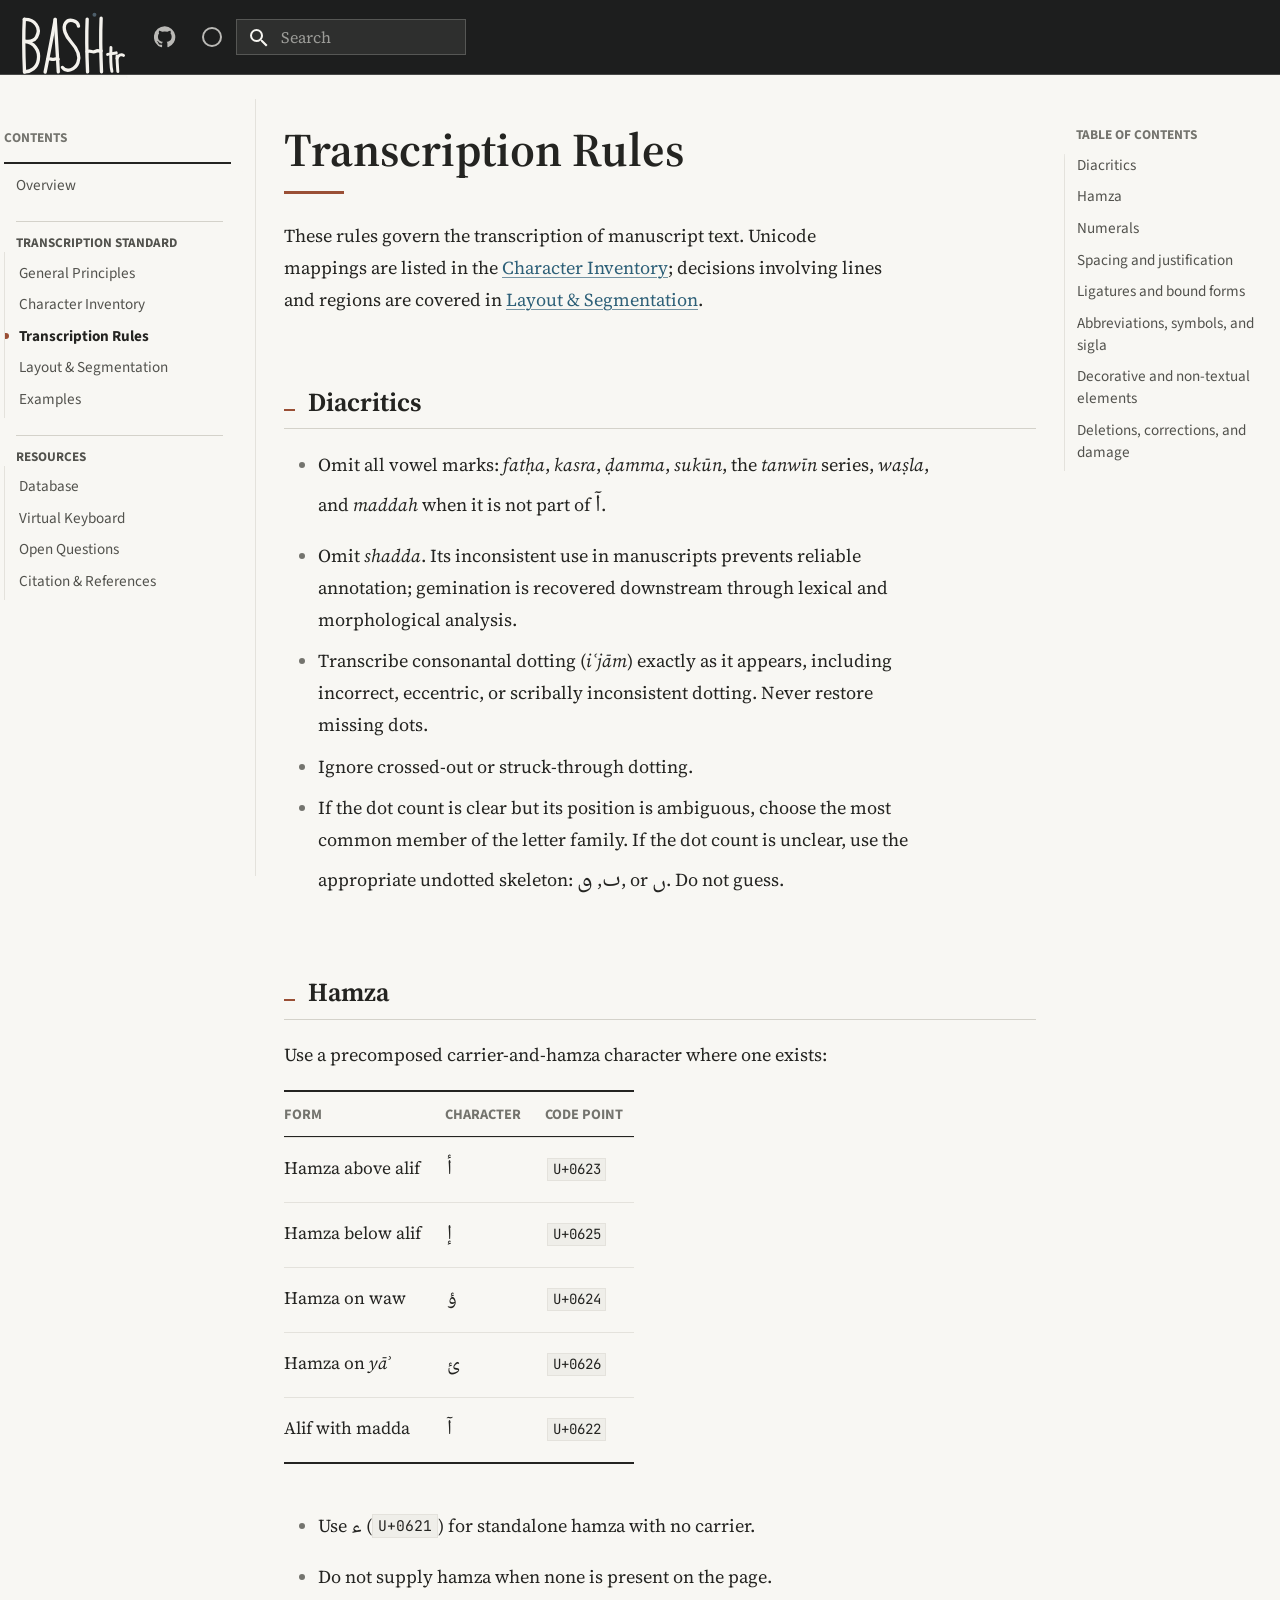
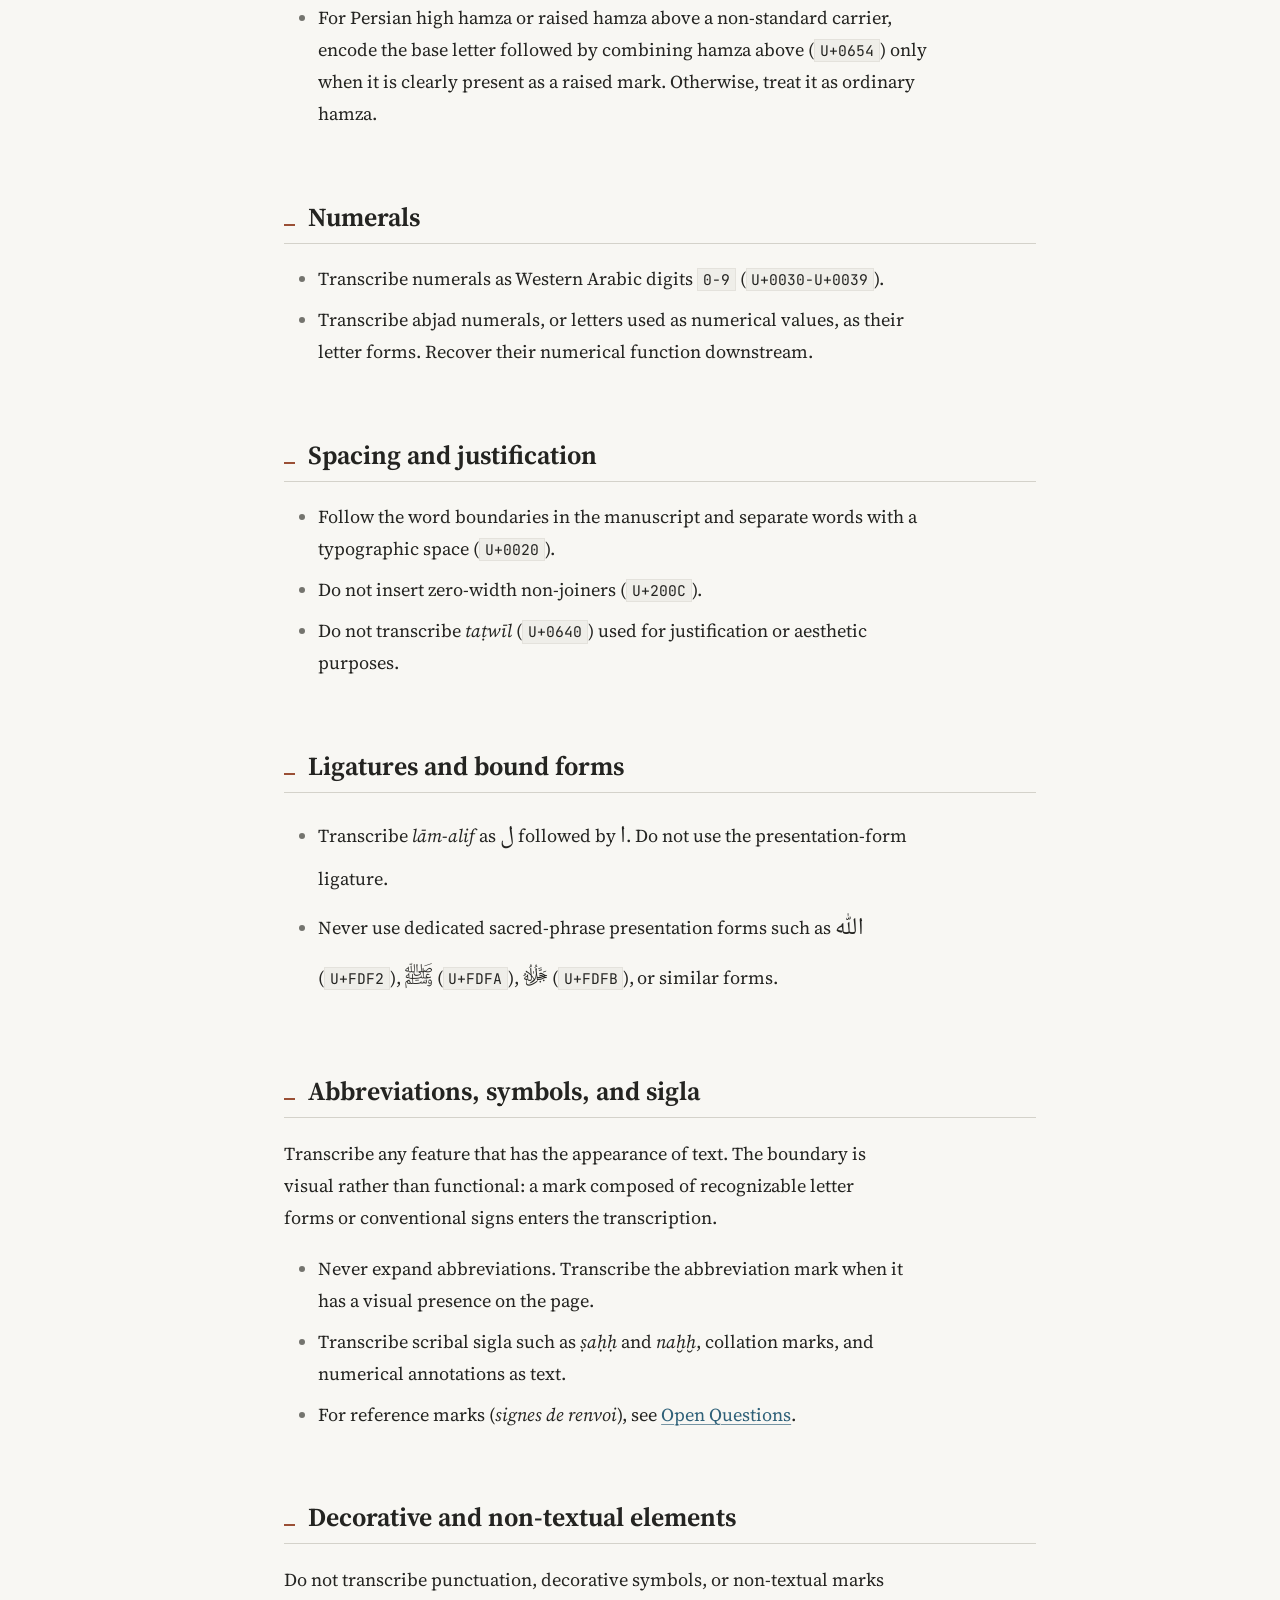
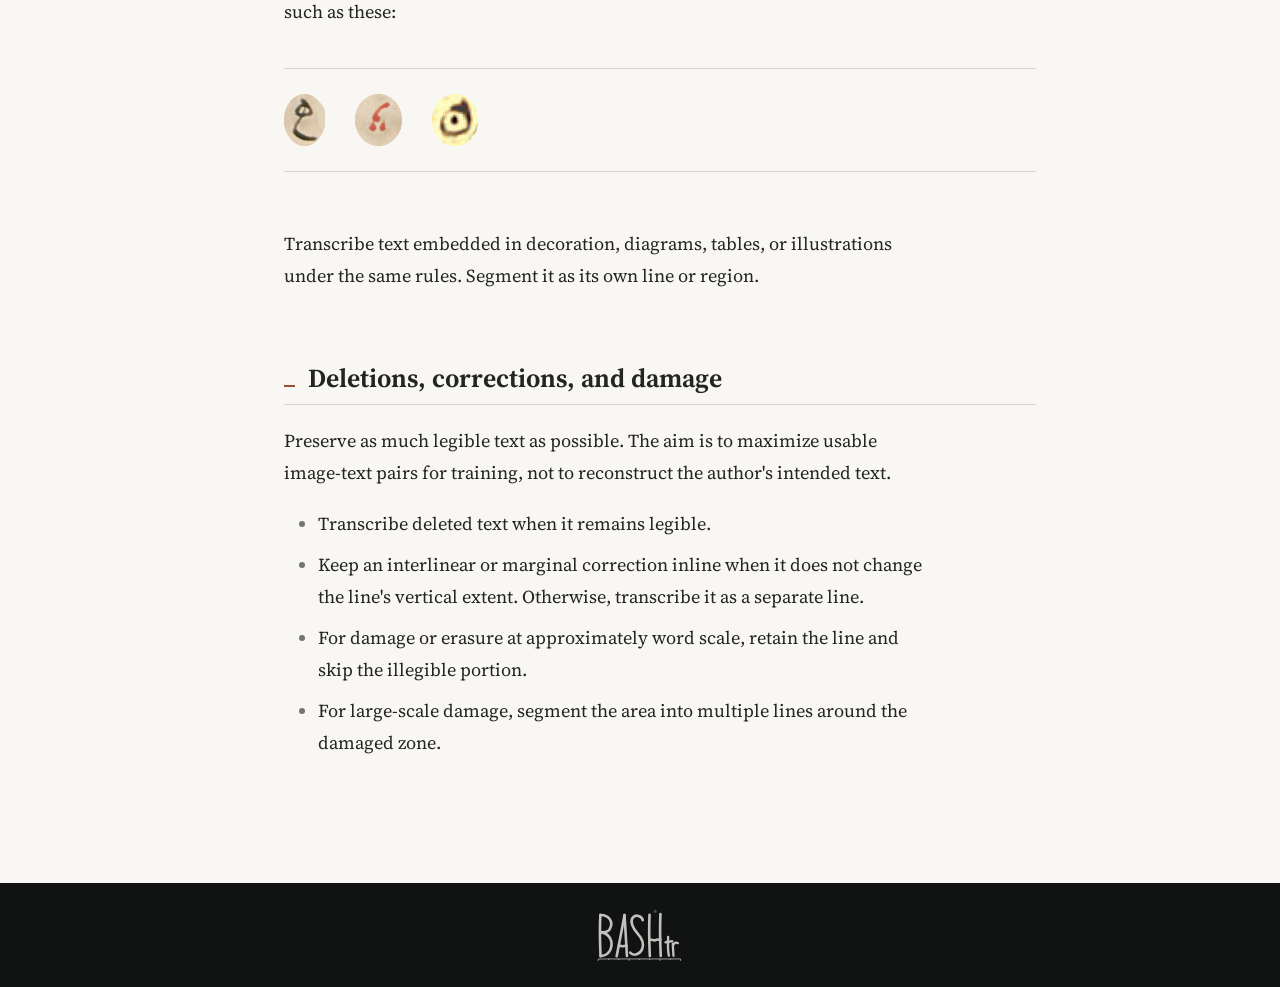
<file: transcription/index.html>
<!doctype html>
<html lang="en" class="no-js">
  <head>
    
      <meta charset="utf-8">
      <meta name="viewport" content="width=device-width,initial-scale=1">
      
        <meta name="description" content="Experimental transcription guidelines for Arabic-script ATR training data">
      
      
      
        <link rel="canonical" href="https://bashtr.github.io/bashtr-guidelines/transcription/">
      
      
        <link rel="prev" href="../characters/">
      
      
        <link rel="next" href="../layout/">
      
      
        
      
      
      <link rel="icon" href="../assets/favicon.svg">
      <meta name="generator" content="mkdocs-1.6.1, mkdocs-material-9.7.7">
    
    
      
        <title>Transcription Rules - Benchmark for Arabic-script Handwritten Text Recognition</title>
      
    
    
      <link rel="stylesheet" href="../assets/stylesheets/main.ec1eaa64.min.css">
      
        
        <link rel="stylesheet" href="../assets/stylesheets/palette.ab4e12ef.min.css">
      
      


    
    
      
    
    
      
    
    
      <link rel="stylesheet" href="../stylesheets/site.css">
    
    <script>__md_scope=new URL("..",location),__md_hash=e=>[...e].reduce(((e,_)=>(e<<5)-e+_.charCodeAt(0)),0),__md_get=(e,_=localStorage,t=__md_scope)=>JSON.parse(_.getItem(t.pathname+"."+e)),__md_set=(e,_,t=localStorage,a=__md_scope)=>{try{t.setItem(a.pathname+"."+e,JSON.stringify(_))}catch(e){}}</script>
    
      

    
    
  </head>
  
  
    
    
      
    
    
    
    
    <body dir="ltr" data-md-color-scheme="default" data-md-color-primary="custom" data-md-color-accent="custom">
  
    
    <input class="md-toggle" data-md-toggle="drawer" type="checkbox" id="__drawer" autocomplete="off">
    <input class="md-toggle" data-md-toggle="search" type="checkbox" id="__search" autocomplete="off">
    <label class="md-overlay" for="__drawer"></label>
    <div data-md-component="skip">
      
        
        <a href="#transcription-rules" class="md-skip">
          Skip to content
        </a>
      
    </div>
    <div data-md-component="announce">
      
    </div>
    
    
      

  

<header class="md-header md-header--shadow" data-md-component="header">
  <nav class="md-header__inner md-grid" aria-label="Header">
    <a href=".." title="Benchmark for Arabic-script Handwritten Text Recognition" class="md-header__button md-logo" aria-label="Benchmark for Arabic-script Handwritten Text Recognition" data-md-component="logo">
      
  <img src="../assets/bashtrlogo.svg" alt="logo">

    </a>
    <label class="md-header__button md-icon" for="__drawer">
      
      <svg xmlns="http://www.w3.org/2000/svg" viewBox="0 0 24 24"><path d="M3 6h18v2H3zm0 5h18v2H3zm0 5h18v2H3z"/></svg>
    </label>
    <div class="md-header__title" data-md-component="header-title">
      <div class="md-header__ellipsis">
        <div class="md-header__topic">
          <span class="md-ellipsis">
            Benchmark for Arabic-script Handwritten Text Recognition
          </span>
        </div>
        <div class="md-header__topic" data-md-component="header-topic">
          <span class="md-ellipsis">
            
              Transcription Rules
            
          </span>
        </div>
      </div>
    </div>
    
      
        <form class="md-header__option" data-md-component="palette">
  
    
    
    
    <input class="md-option" data-md-color-media="" data-md-color-scheme="default" data-md-color-primary="custom" data-md-color-accent="custom"  aria-label="Reading terminal"  type="radio" name="__palette" id="__palette_0">
    
      <label class="md-header__button md-icon" title="Reading terminal" for="__palette_1" hidden>
        <svg xmlns="http://www.w3.org/2000/svg" viewBox="0 0 24 24"><path d="M12 20a8 8 0 0 1-8-8 8 8 0 0 1 8-8 8 8 0 0 1 8 8 8 8 0 0 1-8 8m0-18A10 10 0 0 0 2 12a10 10 0 0 0 10 10 10 10 0 0 0 10-10A10 10 0 0 0 12 2"/></svg>
      </label>
    
  
    
    
    
    <input class="md-option" data-md-color-media="" data-md-color-scheme="slate" data-md-color-primary="custom" data-md-color-accent="custom"  aria-label="Parchment"  type="radio" name="__palette" id="__palette_1">
    
      <label class="md-header__button md-icon" title="Parchment" for="__palette_0" hidden>
        <svg xmlns="http://www.w3.org/2000/svg" viewBox="0 0 24 24"><path d="M12 5c3.87 0 7 3.13 7 7s-3.13 7-7 7-7-3.13-7-7 3.13-7 7-7m0-3c5.5 0 10 4.5 10 10s-4.5 10-10 10S2 17.5 2 12 6.5 2 12 2m0 2c-4.42 0-8 3.58-8 8s3.58 8 8 8 8-3.58 8-8-3.58-8-8-8"/></svg>
      </label>
    
  
</form>
      
    
    
      <script>var palette=__md_get("__palette");if(palette&&palette.color){if("(prefers-color-scheme)"===palette.color.media){var media=matchMedia("(prefers-color-scheme: light)"),input=document.querySelector(media.matches?"[data-md-color-media='(prefers-color-scheme: light)']":"[data-md-color-media='(prefers-color-scheme: dark)']");palette.color.media=input.getAttribute("data-md-color-media"),palette.color.scheme=input.getAttribute("data-md-color-scheme"),palette.color.primary=input.getAttribute("data-md-color-primary"),palette.color.accent=input.getAttribute("data-md-color-accent")}for(var[key,value]of Object.entries(palette.color))document.body.setAttribute("data-md-color-"+key,value)}</script>
    
    
    
      
      
        <label class="md-header__button md-icon" for="__search">
          
          <svg xmlns="http://www.w3.org/2000/svg" viewBox="0 0 24 24"><path d="M9.5 3A6.5 6.5 0 0 1 16 9.5c0 1.61-.59 3.09-1.56 4.23l.27.27h.79l5 5-1.5 1.5-5-5v-.79l-.27-.27A6.52 6.52 0 0 1 9.5 16 6.5 6.5 0 0 1 3 9.5 6.5 6.5 0 0 1 9.5 3m0 2C7 5 5 7 5 9.5S7 14 9.5 14 14 12 14 9.5 12 5 9.5 5"/></svg>
        </label>
        <div class="md-search" data-md-component="search" role="dialog">
  <label class="md-search__overlay" for="__search"></label>
  <div class="md-search__inner" role="search">
    <form class="md-search__form" name="search">
      <input type="text" class="md-search__input" name="query" aria-label="Search" placeholder="Search" autocapitalize="off" autocorrect="off" autocomplete="off" spellcheck="false" data-md-component="search-query" required>
      <label class="md-search__icon md-icon" for="__search">
        
        <svg xmlns="http://www.w3.org/2000/svg" viewBox="0 0 24 24"><path d="M9.5 3A6.5 6.5 0 0 1 16 9.5c0 1.61-.59 3.09-1.56 4.23l.27.27h.79l5 5-1.5 1.5-5-5v-.79l-.27-.27A6.52 6.52 0 0 1 9.5 16 6.5 6.5 0 0 1 3 9.5 6.5 6.5 0 0 1 9.5 3m0 2C7 5 5 7 5 9.5S7 14 9.5 14 14 12 14 9.5 12 5 9.5 5"/></svg>
        
        <svg xmlns="http://www.w3.org/2000/svg" viewBox="0 0 24 24"><path d="M20 11v2H8l5.5 5.5-1.42 1.42L4.16 12l7.92-7.92L13.5 5.5 8 11z"/></svg>
      </label>
      <nav class="md-search__options" aria-label="Search">
        
        <button type="reset" class="md-search__icon md-icon" title="Clear" aria-label="Clear" tabindex="-1">
          
          <svg xmlns="http://www.w3.org/2000/svg" viewBox="0 0 24 24"><path d="M19 6.41 17.59 5 12 10.59 6.41 5 5 6.41 10.59 12 5 17.59 6.41 19 12 13.41 17.59 19 19 17.59 13.41 12z"/></svg>
        </button>
      </nav>
      
        <div class="md-search__suggest" data-md-component="search-suggest"></div>
      
    </form>
    <div class="md-search__output">
      <div class="md-search__scrollwrap" tabindex="0" data-md-scrollfix>
        <div class="md-search-result" data-md-component="search-result">
          <div class="md-search-result__meta">
            Initializing search
          </div>
          <ol class="md-search-result__list" role="presentation"></ol>
        </div>
      </div>
    </div>
  </div>
</div>
      
    
    
  </nav>
  
</header>
    
    <div class="md-container" data-md-component="container">
      
      
        
          
        
      
      <main class="md-main" data-md-component="main">
        <div class="md-main__inner md-grid">
          
            
              
              <div class="md-sidebar md-sidebar--primary" data-md-component="sidebar" data-md-type="navigation" >
                <div class="md-sidebar__scrollwrap">
                  <div class="md-sidebar__inner">
                    



<nav class="md-nav md-nav--primary" aria-label="Navigation" data-md-level="0">
  <label class="md-nav__title" for="__drawer">
    <a href=".." title="Benchmark for Arabic-script Handwritten Text Recognition" class="md-nav__button md-logo" aria-label="Benchmark for Arabic-script Handwritten Text Recognition" data-md-component="logo">
      
  <img src="../assets/bashtrlogo.svg" alt="logo">

    </a>
    Benchmark for Arabic-script Handwritten Text Recognition
  </label>
  
  <ul class="md-nav__list" data-md-scrollfix>
    
      
      
  
  
  
  
    <li class="md-nav__item">
      <a href=".." class="md-nav__link">
        
  
  
  <span class="md-ellipsis">
    
  
    Overview
  

    
  </span>
  
  

      </a>
    </li>
  

    
      
      
  
  
    
  
  
  
    
    
    
    
      
        
        
      
    
    
    <li class="md-nav__item md-nav__item--active md-nav__item--section md-nav__item--nested">
      
        
        
        <input class="md-nav__toggle md-toggle " type="checkbox" id="__nav_2" checked>
        
          
          <label class="md-nav__link" for="__nav_2" id="__nav_2_label" tabindex="">
            
  
  
  <span class="md-ellipsis">
    
  
    Transcription standard
  

    
  </span>
  
  

            <span class="md-nav__icon md-icon"></span>
          </label>
        
        <nav class="md-nav" data-md-level="1" aria-labelledby="__nav_2_label" aria-expanded="true">
          <label class="md-nav__title" for="__nav_2">
            <span class="md-nav__icon md-icon"></span>
            
  
    Transcription standard
  

          </label>
          <ul class="md-nav__list" data-md-scrollfix>
            
              
                
  
  
  
  
    <li class="md-nav__item">
      <a href="../principles/" class="md-nav__link">
        
  
  
  <span class="md-ellipsis">
    
  
    General Principles
  

    
  </span>
  
  

      </a>
    </li>
  

              
            
              
                
  
  
  
  
    <li class="md-nav__item">
      <a href="../characters/" class="md-nav__link">
        
  
  
  <span class="md-ellipsis">
    
  
    Character Inventory
  

    
  </span>
  
  

      </a>
    </li>
  

              
            
              
                
  
  
    
  
  
  
    <li class="md-nav__item md-nav__item--active">
      
      <input class="md-nav__toggle md-toggle" type="checkbox" id="__toc">
      
      
        
      
      
        <label class="md-nav__link md-nav__link--active" for="__toc">
          
  
  
  <span class="md-ellipsis">
    
  
    Transcription Rules
  

    
  </span>
  
  

          <span class="md-nav__icon md-icon"></span>
        </label>
      
      <a href="./" class="md-nav__link md-nav__link--active">
        
  
  
  <span class="md-ellipsis">
    
  
    Transcription Rules
  

    
  </span>
  
  

      </a>
      
        

<nav class="md-nav md-nav--secondary" aria-label="Table of contents">
  
  
  
    
  
  
    <label class="md-nav__title" for="__toc">
      <span class="md-nav__icon md-icon"></span>
      Table of contents
    </label>
    <ul class="md-nav__list" data-md-component="toc" data-md-scrollfix>
      
        <li class="md-nav__item">
  <a href="#diacritics" class="md-nav__link">
    <span class="md-ellipsis">
      
        Diacritics
      
    </span>
  </a>
  
</li>
      
        <li class="md-nav__item">
  <a href="#hamza" class="md-nav__link">
    <span class="md-ellipsis">
      
        Hamza
      
    </span>
  </a>
  
</li>
      
        <li class="md-nav__item">
  <a href="#numerals" class="md-nav__link">
    <span class="md-ellipsis">
      
        Numerals
      
    </span>
  </a>
  
</li>
      
        <li class="md-nav__item">
  <a href="#spacing-and-justification" class="md-nav__link">
    <span class="md-ellipsis">
      
        Spacing and justification
      
    </span>
  </a>
  
</li>
      
        <li class="md-nav__item">
  <a href="#ligatures-and-bound-forms" class="md-nav__link">
    <span class="md-ellipsis">
      
        Ligatures and bound forms
      
    </span>
  </a>
  
</li>
      
        <li class="md-nav__item">
  <a href="#abbreviations-symbols-and-sigla" class="md-nav__link">
    <span class="md-ellipsis">
      
        Abbreviations, symbols, and sigla
      
    </span>
  </a>
  
</li>
      
        <li class="md-nav__item">
  <a href="#decorative-and-non-textual-elements" class="md-nav__link">
    <span class="md-ellipsis">
      
        Decorative and non-textual elements
      
    </span>
  </a>
  
</li>
      
        <li class="md-nav__item">
  <a href="#deletions-corrections-and-damage" class="md-nav__link">
    <span class="md-ellipsis">
      
        Deletions, corrections, and damage
      
    </span>
  </a>
  
</li>
      
    </ul>
  
</nav>
      
    </li>
  

              
            
              
                
  
  
  
  
    <li class="md-nav__item">
      <a href="../layout/" class="md-nav__link">
        
  
  
  <span class="md-ellipsis">
    
  
    Layout & Segmentation
  

    
  </span>
  
  

      </a>
    </li>
  

              
            
              
                
  
  
  
  
    <li class="md-nav__item">
      <a href="../examples/" class="md-nav__link">
        
  
  
  <span class="md-ellipsis">
    
  
    Examples
  

    
  </span>
  
  

      </a>
    </li>
  

              
            
          </ul>
        </nav>
      
    </li>
  

    
      
      
  
  
  
  
    
    
    
    
      
        
        
      
    
    
    <li class="md-nav__item md-nav__item--section md-nav__item--nested">
      
        
        
          
        
        <input class="md-nav__toggle md-toggle md-toggle--indeterminate" type="checkbox" id="__nav_3" >
        
          
          <label class="md-nav__link" for="__nav_3" id="__nav_3_label" tabindex="">
            
  
  
  <span class="md-ellipsis">
    
  
    Resources
  

    
  </span>
  
  

            <span class="md-nav__icon md-icon"></span>
          </label>
        
        <nav class="md-nav" data-md-level="1" aria-labelledby="__nav_3_label" aria-expanded="false">
          <label class="md-nav__title" for="__nav_3">
            <span class="md-nav__icon md-icon"></span>
            
  
    Resources
  

          </label>
          <ul class="md-nav__list" data-md-scrollfix>
            
              
                
  
  
  
  
    <li class="md-nav__item">
      <a href="../database/" class="md-nav__link">
        
  
  
  <span class="md-ellipsis">
    
  
    Database
  

    
  </span>
  
  

      </a>
    </li>
  

              
            
              
                
  
  
  
  
    <li class="md-nav__item">
      <a href="../keyboard/" class="md-nav__link">
        
  
  
  <span class="md-ellipsis">
    
  
    Virtual Keyboard
  

    
  </span>
  
  

      </a>
    </li>
  

              
            
              
                
  
  
  
  
    <li class="md-nav__item">
      <a href="../community/" class="md-nav__link">
        
  
  
  <span class="md-ellipsis">
    
  
    Open Questions
  

    
  </span>
  
  

      </a>
    </li>
  

              
            
              
                
  
  
  
  
    <li class="md-nav__item">
      <a href="../about/" class="md-nav__link">
        
  
  
  <span class="md-ellipsis">
    
  
    Citation & References
  

    
  </span>
  
  

      </a>
    </li>
  

              
            
          </ul>
        </nav>
      
    </li>
  

    
  </ul>
</nav>
                  </div>
                </div>
              </div>
            
            
              
              <div class="md-sidebar md-sidebar--secondary" data-md-component="sidebar" data-md-type="toc" >
                <div class="md-sidebar__scrollwrap">
                  <div class="md-sidebar__inner">
                    

<nav class="md-nav md-nav--secondary" aria-label="Table of contents">
  
  
  
    
  
  
    <label class="md-nav__title" for="__toc">
      <span class="md-nav__icon md-icon"></span>
      Table of contents
    </label>
    <ul class="md-nav__list" data-md-component="toc" data-md-scrollfix>
      
        <li class="md-nav__item">
  <a href="#diacritics" class="md-nav__link">
    <span class="md-ellipsis">
      
        Diacritics
      
    </span>
  </a>
  
</li>
      
        <li class="md-nav__item">
  <a href="#hamza" class="md-nav__link">
    <span class="md-ellipsis">
      
        Hamza
      
    </span>
  </a>
  
</li>
      
        <li class="md-nav__item">
  <a href="#numerals" class="md-nav__link">
    <span class="md-ellipsis">
      
        Numerals
      
    </span>
  </a>
  
</li>
      
        <li class="md-nav__item">
  <a href="#spacing-and-justification" class="md-nav__link">
    <span class="md-ellipsis">
      
        Spacing and justification
      
    </span>
  </a>
  
</li>
      
        <li class="md-nav__item">
  <a href="#ligatures-and-bound-forms" class="md-nav__link">
    <span class="md-ellipsis">
      
        Ligatures and bound forms
      
    </span>
  </a>
  
</li>
      
        <li class="md-nav__item">
  <a href="#abbreviations-symbols-and-sigla" class="md-nav__link">
    <span class="md-ellipsis">
      
        Abbreviations, symbols, and sigla
      
    </span>
  </a>
  
</li>
      
        <li class="md-nav__item">
  <a href="#decorative-and-non-textual-elements" class="md-nav__link">
    <span class="md-ellipsis">
      
        Decorative and non-textual elements
      
    </span>
  </a>
  
</li>
      
        <li class="md-nav__item">
  <a href="#deletions-corrections-and-damage" class="md-nav__link">
    <span class="md-ellipsis">
      
        Deletions, corrections, and damage
      
    </span>
  </a>
  
</li>
      
    </ul>
  
</nav>
                  </div>
                </div>
              </div>
            
          
          
            <div class="md-content" data-md-component="content">
              
              <article class="md-content__inner md-typeset">
                
                  



<h1 id="transcription-rules">Transcription Rules</h1>
<p>These rules govern the transcription of manuscript text. Unicode mappings are listed in the <a href="../characters/">Character Inventory</a>; decisions involving lines and regions are covered in <a href="../layout/">Layout &amp; Segmentation</a>.</p>
<h2 id="diacritics">Diacritics</h2>
<ul>
<li>Omit all vowel marks: <em>fatḥa</em>, <em>kasra</em>, <em>ḍamma</em>, <em>sukūn</em>, the <em>tanwīn</em> series, <em>waṣla</em>, and <em>maddah</em> when it is not part of <span lang="ar">آ</span>.</li>
<li>Omit <em>shadda</em>. Its inconsistent use in manuscripts prevents reliable annotation; gemination is recovered downstream through lexical and morphological analysis.</li>
<li>Transcribe consonantal dotting (<em>iʿjām</em>) exactly as it appears, including incorrect, eccentric, or scribally inconsistent dotting. Never restore missing dots.</li>
<li>Ignore crossed-out or struck-through dotting.</li>
<li>If the dot count is clear but its position is ambiguous, choose the most common member of the letter family. If the dot count is unclear, use the appropriate undotted skeleton: <span lang="ar">ٮ</span>, <span lang="ar">ٯ</span>, or <span lang="ar">ں</span>. Do not guess.</li>
</ul>
<h2 id="hamza">Hamza</h2>
<p>Use a precomposed carrier-and-hamza character where one exists:</p>
<table>
<thead>
<tr>
<th>Form</th>
<th>Character</th>
<th>Code point</th>
</tr>
</thead>
<tbody>
<tr>
<td>Hamza above alif</td>
<td><span lang="ar">أ</span></td>
<td><code>U+0623</code></td>
</tr>
<tr>
<td>Hamza below alif</td>
<td><span lang="ar">إ</span></td>
<td><code>U+0625</code></td>
</tr>
<tr>
<td>Hamza on waw</td>
<td><span lang="ar">ؤ</span></td>
<td><code>U+0624</code></td>
</tr>
<tr>
<td>Hamza on <em>yāʾ</em></td>
<td><span lang="ar">ئ</span></td>
<td><code>U+0626</code></td>
</tr>
<tr>
<td>Alif with madda</td>
<td><span lang="ar">آ</span></td>
<td><code>U+0622</code></td>
</tr>
</tbody>
</table>
<ul>
<li>Use <span lang="ar">ء</span> (<code>U+0621</code>) for standalone hamza with no carrier.</li>
<li>Do not supply hamza when none is present on the page.</li>
<li>For Persian high hamza or raised hamza above a non-standard carrier, encode the base letter followed by combining hamza above (<code>U+0654</code>) only when it is clearly present as a raised mark. Otherwise, treat it as ordinary hamza.</li>
</ul>
<h2 id="numerals">Numerals</h2>
<ul>
<li>Transcribe numerals as Western Arabic digits <code>0-9</code> (<code>U+0030-U+0039</code>).</li>
<li>Transcribe abjad numerals, or letters used as numerical values, as their letter forms. Recover their numerical function downstream.</li>
</ul>
<h2 id="spacing-and-justification">Spacing and justification</h2>
<ul>
<li>Follow the word boundaries in the manuscript and separate words with a typographic space (<code>U+0020</code>).</li>
<li>Do not insert zero-width non-joiners (<code>U+200C</code>).</li>
<li>Do not transcribe <em>taṭwīl</em> (<code>U+0640</code>) used for justification or aesthetic purposes.</li>
</ul>
<h2 id="ligatures-and-bound-forms">Ligatures and bound forms</h2>
<ul>
<li>Transcribe <em>lām-alif</em> as <span lang="ar">ل</span> followed by <span lang="ar">ا</span>. Do not use the presentation-form ligature.</li>
<li>Never use dedicated sacred-phrase presentation forms such as <span lang="ar">ﷲ</span> (<code>U+FDF2</code>), <span lang="ar">ﷺ</span> (<code>U+FDFA</code>), <span lang="ar">ﷻ</span> (<code>U+FDFB</code>), or similar forms.</li>
</ul>
<h2 id="abbreviations-symbols-and-sigla">Abbreviations, symbols, and sigla</h2>
<p>Transcribe any feature that has the appearance of text. The boundary is visual rather than functional: a mark composed of recognizable letter forms or conventional signs enters the transcription.</p>
<ul>
<li>Never expand abbreviations. Transcribe the abbreviation mark when it has a visual presence on the page.</li>
<li>Transcribe scribal sigla such as <em>ṣaḥḥ</em> and <em>naḫḫ</em>, collation marks, and numerical annotations as text.</li>
<li>For reference marks (<em>signes de renvoi</em>), see <a href="../community/#reference-marks">Open Questions</a>.</li>
</ul>
<h2 id="decorative-and-non-textual-elements">Decorative and non-textual elements</h2>
<p>Do not transcribe punctuation, decorative symbols, or non-textual marks such as these:</p>
<div class="ms-plate ms-plate--row">
<p><img alt="Decorative manuscript mark" src="../assets/decorative_mark_1.png" /></p>
<p><img alt="Decorative manuscript mark" src="../assets/decorative_mark_2.png" /></p>
<p><img alt="Decorative manuscript mark" src="../assets/decorative_mark_3.png" /></p>
</div>
<p>Transcribe text embedded in decoration, diagrams, tables, or illustrations under the same rules. Segment it as its own line or region.</p>
<h2 id="deletions-corrections-and-damage">Deletions, corrections, and damage</h2>
<p>Preserve as much legible text as possible. The aim is to maximize usable image-text pairs for training, not to reconstruct the author's intended text.</p>
<ul>
<li>Transcribe deleted text when it remains legible.</li>
<li>Keep an interlinear or marginal correction inline when it does not change the line's vertical extent. Otherwise, transcribe it as a separate line.</li>
<li>For damage or erasure at approximately word scale, retain the line and skip the illegible portion.</li>
<li>For large-scale damage, segment the area into multiple lines around the damaged zone.</li>
</ul>












                
              </article>
            </div>
          
          
<script>var target=document.getElementById(location.hash.slice(1));target&&target.name&&(target.checked=target.name.startsWith("__tabbed_"))</script>
        </div>
        
          <button type="button" class="md-top md-icon" data-md-component="top" hidden>
  
  <svg xmlns="http://www.w3.org/2000/svg" viewBox="0 0 24 24"><path d="M13 20h-2V8l-5.5 5.5-1.42-1.42L12 4.16l7.92 7.92-1.42 1.42L13 8z"/></svg>
  Back to top
</button>
        
      </main>
      
        <footer class="md-footer">
  
  <div class="md-footer-meta md-typeset">
    <div class="md-footer-meta__inner md-grid">
      <div class="md-copyright">
  
  
    Made with
    <a href="https://squidfunk.github.io/mkdocs-material/" target="_blank" rel="noopener">
      Material for MkDocs
    </a>
  
</div>
      
    </div>
  </div>
</footer>
      
    </div>
    <div class="md-dialog" data-md-component="dialog">
      <div class="md-dialog__inner md-typeset"></div>
    </div>
    
    
    
      
      
      <script id="__config" type="application/json">{"annotate": null, "base": "..", "features": ["navigation.sections", "navigation.expand", "navigation.tracking", "navigation.top", "toc.follow", "search.suggest", "search.highlight"], "search": "../assets/javascripts/workers/search.2c215733.min.js", "tags": null, "translations": {"clipboard.copied": "Copied to clipboard", "clipboard.copy": "Copy to clipboard", "search.result.more.one": "1 more on this page", "search.result.more.other": "# more on this page", "search.result.none": "No matching documents", "search.result.one": "1 matching document", "search.result.other": "# matching documents", "search.result.placeholder": "Type to start searching", "search.result.term.missing": "Missing", "select.version": "Select version"}, "version": null}</script>
    
    
      <script src="../assets/javascripts/bundle.d7400e89.min.js"></script>
      
        <script src="../javascripts/image-viewer.js"></script>
      
        <script src="../javascripts/header-actions.js"></script>
      
        <script src="../javascripts/external-links.js"></script>
      
    
  </body>
</html>
</file>
<file: stylesheets/site.css>
@import url("https://fonts.googleapis.com/css2?family=JetBrains+Mono:wght@400;600&family=Noto+Naskh+Arabic:wght@400..700&family=Source+Sans+3:wght@400;500;600;700&family=Source+Serif+4:opsz,wght@8..60,400..700&display=swap");

/* Theme */

:root {
  --md-text-font: "Source Serif 4", Georgia, "Times New Roman", serif;
  --md-code-font: "JetBrains Mono", "SFMono-Regular", monospace;
  --ui-font: "Source Sans 3", -apple-system, BlinkMacSystemFont, "Segoe UI", sans-serif;
  --ar-font: "Noto Naskh Arabic", "Amiri", "Scheherazade New", serif;
}

[data-md-color-scheme="default"] {
  --md-primary-fg-color: #1d1e1e;
  --md-primary-fg-color--dark: #111212;
  --md-primary-bg-color: #f6f5f1;
  --md-accent-fg-color: #9a4f35;
  --md-accent-fg-color--transparent: #9a4f351a;
  --md-default-bg-color: #f8f7f3;
  --md-default-fg-color: #242421;
  --md-default-fg-color--light: #52524d;
  --md-default-fg-color--lighter: #74746e;
  --md-default-fg-color--lightest: #d8d6cf;
  --md-typeset-color: #242421;
  --md-typeset-a-color: #2e6078;
  --md-code-bg-color: #efeee9;
  --md-code-fg-color: #242421;
  --page: #f8f7f3;
  --page-raised: #f1f0eb;
  --rule: #d4d2ca;
  --rule-soft: #e4e2dc;
  --muted: #74746e;
  --section: #8c4933;
  --selection: #2e607824;
  --header-rule: rgba(246, 245, 241, 0.2);
  --header-button: rgba(246, 245, 241, 0.72);
}

[data-md-color-scheme="slate"] {
  --md-hue: 30;
  --md-primary-fg-color: #171818;
  --md-primary-fg-color--dark: #0f1010;
  --md-primary-bg-color: #efeee9;
  --md-accent-fg-color: #d28a6b;
  --md-accent-fg-color--transparent: #d28a6b1f;
  --md-default-bg-color: #181919;
  --md-default-fg-color: #e8e6df;
  --md-default-fg-color--light: #bbb9b2;
  --md-default-fg-color--lighter: #8a8882;
  --md-default-fg-color--lightest: #3d3e3d;
  --md-typeset-color: #e8e6df;
  --md-typeset-a-color: #87b8cd;
  --md-code-bg-color: #212222;
  --md-code-fg-color: #e8e6df;
  --page: #181919;
  --page-raised: #202121;
  --rule: #3b3c3a;
  --rule-soft: #2b2c2b;
  --muted: #8a8882;
  --section: #dda080;
  --selection: #87b8cd2d;
  --header-rule: rgba(239, 238, 233, 0.18);
  --header-button: rgba(239, 238, 233, 0.76);
}

/* Base */

html {
  scroll-padding-top: 4.5rem;
}

body {
  background: var(--page);
  font-kerning: normal;
  font-optical-sizing: auto;
  text-rendering: optimizeLegibility;
}

::selection {
  background: var(--selection);
}

a:focus-visible,
button:focus-visible,
input:focus-visible {
  outline: 2px solid var(--md-accent-fg-color);
  outline-offset: 3px;
}

.md-grid {
  max-width: 82rem;
}

.md-main__inner {
  margin-top: 0;
}

@media screen and (min-width: 76.25em) {
  .md-sidebar--primary {
    width: 13rem;
  }

  .md-sidebar--secondary {
    width: 11rem;
  }
}

/* Header */

.md-header {
  font-family: var(--ui-font);
  background: var(--md-primary-fg-color);
  border-bottom: 1px solid var(--header-rule);
  box-shadow: none;
}

.md-header--shadow {
  box-shadow: none;
}

.md-header__inner {
  min-height: 3.7rem;
  padding-right: 1rem;
  padding-left: 1rem;
}

.md-header__title {
  display: none;
}

.md-header__button {
  color: var(--header-button);
}

.md-header__button:hover,
.md-header__button:focus {
  color: var(--md-primary-bg-color);
  opacity: 1;
}

.md-header__button.md-logo {
  display: grid;
  place-items: center;
  width: 5.5rem;
  height: 3.15rem;
  padding: 0.3rem 0;
  margin: 0 0.6rem 0 0;
  line-height: 0;
}

.md-header__button.md-logo img,
.md-header__button.md-logo svg {
  display: block;
  width: auto;
  height: 100%;
  max-width: 100%;
  object-fit: contain;
}

.md-header__github svg {
  width: 1.08rem;
  height: 1.08rem;
}

/* Navigation */

.md-nav {
  font-family: var(--ui-font);
  font-size: 0.76rem;
  line-height: 1.45;
}

.md-nav__title {
  color: var(--muted);
  background: transparent;
  box-shadow: none;
  font-size: 0.67rem;
  font-weight: 700;
  letter-spacing: 0;
  text-transform: uppercase;
}

.md-nav__link {
  color: var(--md-default-fg-color--light);
  transition: color 120ms ease;
}

.md-nav__link:hover,
.md-nav__link:focus {
  color: var(--md-typeset-a-color);
}

.md-nav__link--active,
.md-nav__item .md-nav__link--active {
  color: var(--md-default-fg-color);
  font-weight: 700;
}

.md-nav__item--section > .md-nav__link {
  margin-top: 1.25rem;
  padding-top: 0.55rem;
  color: var(--section);
  border-top: 1px solid var(--rule);
  font-size: 0.66rem;
  font-weight: 700;
  letter-spacing: 0;
  text-transform: uppercase;
}

.md-nav__item--section:first-child > .md-nav__link {
  margin-top: 0.45rem;
}

.md-sidebar--primary .md-nav__item .md-nav__list {
  margin-left: 0;
  padding-left: 0.7rem;
  border-left: 1px solid var(--rule-soft);
}

.md-sidebar--primary .md-nav__link--active {
  position: relative;
}

.md-sidebar--primary .md-nav__link--active::before {
  position: absolute;
  top: 0.55em;
  left: -0.78rem;
  width: 0.3rem;
  height: 0.3rem;
  background: var(--md-accent-fg-color);
  border-radius: 50%;
  content: "";
}

.md-nav--secondary .md-nav__list {
  padding-left: 0.7rem;
  border-left: 1px solid var(--rule-soft);
}

.md-nav--secondary .md-nav__link {
  margin-left: -0.75rem;
  padding-left: 0.75rem;
}

.md-nav--secondary .md-nav__link--active {
  border-left: 2px solid var(--md-typeset-a-color);
}

@media screen and (min-width: 76.25em) {
  .md-sidebar--primary .md-nav--primary > .md-nav__title {
    display: block;
    padding: 1.45rem 0 0.75rem;
    border-bottom: 2px solid var(--md-default-fg-color);
  }

  .md-sidebar--primary .md-nav--primary > .md-nav__title::after {
    content: "Contents";
  }

  .md-sidebar--primary .md-nav--primary > .md-nav__title {
    font-size: 0;
  }

  .md-sidebar--primary .md-nav--primary > .md-nav__title::after {
    font-size: 0.67rem;
  }

  .md-sidebar--primary .md-sidebar__scrollwrap {
    padding: 0 1.2rem 2rem 0;
    border-right: 1px solid var(--rule-soft);
  }

  .md-sidebar--secondary .md-sidebar__scrollwrap {
    padding-top: 1.3rem;
  }
}

@media screen and (max-width: 76.2344em) {
  .md-nav--primary > .md-nav__title {
    height: 3.7rem;
    min-height: 3.7rem;
    padding: 0.55rem 0.8rem;
    color: transparent;
    font-size: 0;
    line-height: 0;
  }

  .md-nav--primary > .md-nav__title .md-logo {
    display: grid;
    place-items: center;
    width: 5rem;
    height: 2.7rem;
    padding: 0.2rem 0;
    margin: 0;
    line-height: 0;
  }

  .md-nav--primary > .md-nav__title .md-logo img,
  .md-nav--primary > .md-nav__title .md-logo svg {
    width: auto;
    height: 100%;
  }
}

/* Search */

.md-search__form {
  font-family: var(--ui-font);
  background: rgba(246, 245, 241, 0.08);
  border: 1px solid var(--header-rule);
  border-radius: 0;
  box-shadow: none;
}

.md-search__form:hover {
  background: rgba(246, 245, 241, 0.13);
}

.md-search__input::placeholder {
  color: rgba(246, 245, 241, 0.55);
}

.md-search__output {
  border-radius: 0;
}

.md-search__form:has(.md-search__input:placeholder-shown) + .md-search__output {
  display: none;
}

@media screen and (min-width: 60em) {
  .md-search {
    width: 11.5rem;
  }

  .md-search__inner {
    width: 11.5rem;
  }

  [data-md-toggle="search"]:checked ~ .md-header .md-search__inner {
    width: 11.5rem;
  }

  [data-md-toggle="search"]:checked ~ .md-header .md-search__overlay {
    background: transparent;
  }

  .md-search__output {
    right: 0 !important;
    width: 22rem;
  }
}

@media screen and (max-width: 59.9844em) {
  [data-md-toggle="search"]:checked ~ .md-header .md-search__inner {
    position: fixed;
    top: 3.7rem;
    right: 0.65rem;
    left: auto;
    width: min(22rem, calc(100vw - 1.3rem));
    height: auto;
    max-height: calc(100vh - 4.35rem);
    background: var(--md-default-bg-color);
    border: 1px solid var(--rule);
    box-shadow: 0 0.5rem 1.4rem rgba(0, 0, 0, 0.16);
    transform: none;
  }

  [data-md-toggle="search"]:checked ~ .md-header .md-search__form {
    width: 100%;
    height: 2.65rem;
    background: var(--md-default-bg-color);
    border: 0;
    border-bottom: 1px solid var(--rule);
  }

  [data-md-toggle="search"]:checked ~ .md-header .md-search__input,
  [data-md-toggle="search"]:checked ~ .md-header .md-search__icon {
    color: var(--md-default-fg-color);
  }

  [data-md-toggle="search"]:checked ~ .md-header .md-search__input::placeholder {
    color: var(--md-default-fg-color--light);
  }

  [data-md-toggle="search"]:checked ~ .md-header .md-search__output {
    position: static;
    width: 100%;
    height: auto;
    max-height: calc(100vh - 7rem);
    overflow-y: auto;
    background: var(--md-default-bg-color);
  }

  [data-md-toggle="search"]:checked ~ .md-header .md-search__overlay {
    position: fixed;
    inset: 0;
    width: auto;
    height: auto;
    background: transparent;
    transform: none;
  }
}

/* Content */

.md-content__inner {
  max-width: 47rem;
  padding-top: 2.1rem;
  padding-bottom: 5rem;
}

.md-typeset {
  color: var(--md-typeset-color);
  font-size: 0.91rem;
  line-height: 1.76;
  font-feature-settings: "kern" 1, "liga" 1;
}

.md-typeset h1,
.md-typeset h2,
.md-typeset h3 {
  color: var(--md-default-fg-color);
  font-family: var(--md-text-font);
  font-optical-sizing: auto;
  letter-spacing: 0;
}

.md-typeset h1 {
  max-width: 17ch;
  margin: 0 0 1.3rem;
  font-size: 2.35rem;
  font-weight: 620;
  line-height: 1.08;
}

.md-typeset h1::after {
  display: block;
  width: 3rem;
  margin-top: 0.75rem;
  border-bottom: 3px solid var(--md-accent-fg-color);
  content: "";
}

.md-typeset h2 {
  display: flex;
  align-items: baseline;
  gap: 0.65rem;
  margin: 2.7em 0 0.75em;
  padding-bottom: 0.32em;
  border-bottom: 1px solid var(--rule);
  font-size: 1.3rem;
  font-weight: 650;
  line-height: 1.3;
}

.md-typeset h2::before {
  display: inline-block;
  flex: 0 0 0.55rem;
  width: 0.55rem;
  border-top: 2px solid var(--md-accent-fg-color);
  content: "";
}

.md-typeset h3 {
  margin-top: 2em;
  font-size: 1.05rem;
  font-weight: 650;
}

.md-typeset p {
  max-width: 68ch;
  margin: 0 0 1.05em;
}

.md-typeset li {
  max-width: 68ch;
  margin-bottom: 0.4em;
}

.md-typeset .md-content__inner > p:first-of-type {
  max-width: 62ch;
  margin-bottom: 1.6rem;
  color: var(--md-default-fg-color--light);
  font-size: 1.05em;
  line-height: 1.7;
}

.md-typeset a {
  color: var(--md-typeset-a-color);
  text-decoration: underline;
  text-decoration-color: color-mix(in srgb, var(--md-typeset-a-color) 65%, transparent);
  text-decoration-thickness: 1px;
  text-underline-offset: 0.18em;
}

.md-typeset a:hover,
.md-typeset a:focus {
  color: var(--md-accent-fg-color);
  text-decoration-color: currentColor;
}

.md-typeset strong {
  color: var(--md-default-fg-color);
  font-weight: 650;
}

.md-typeset blockquote {
  max-width: 64ch;
  margin: 1.6rem 0;
  padding: 0.15rem 0 0.15rem 1rem;
  color: var(--md-default-fg-color--light);
  background: transparent;
  border-left: 3px solid var(--md-accent-fg-color);
}

.md-typeset blockquote p:last-child {
  margin-bottom: 0;
}

.md-typeset ul,
.md-typeset ol {
  margin-left: 1.15rem;
}

.md-typeset li::marker {
  color: var(--muted);
  font-family: var(--ui-font);
}

.md-typeset code {
  padding: 0.08em 0.32em;
  color: var(--md-code-fg-color);
  background: var(--md-code-bg-color);
  border: 1px solid var(--rule-soft);
  border-radius: 0;
  font-family: var(--md-code-font);
  font-size: 0.81em;
  font-variant-ligatures: none;
  font-variant-numeric: tabular-nums;
}

@media screen and (max-width: 45em) {
  .md-content__inner {
    padding-top: 1.5rem;
    padding-bottom: 3.5rem;
  }

  .md-typeset {
    font-size: 0.89rem;
    line-height: 1.7;
  }

  .md-typeset h1 {
    max-width: 20ch;
    font-size: 1.85rem;
  }

  .md-typeset h2 {
    font-size: 1.18rem;
  }
}

/* Tables */

.md-typeset table:not([class]) {
  width: 100%;
  background: transparent;
  border: 0;
  border-top: 2px solid var(--md-default-fg-color);
  border-bottom: 2px solid var(--md-default-fg-color);
  border-radius: 0;
  box-shadow: none;
  font-size: 0.87rem;
  font-variant-numeric: tabular-nums;
}

.md-typeset table:not([class]) th {
  padding: 0.65em 0.75em;
  color: var(--muted);
  background: transparent;
  border-bottom: 1px solid var(--md-default-fg-color);
  font-family: var(--ui-font);
  font-size: 0.72rem;
  font-weight: 700;
  letter-spacing: 0;
  text-transform: uppercase;
  white-space: nowrap;
}

.md-typeset table:not([class]) td {
  padding: 0.7em 0.75em;
  border-top: 1px solid var(--rule-soft);
  vertical-align: baseline;
}

.md-typeset table:not([class]) tr:hover {
  background: var(--page-raised);
}

.md-typeset table:not([class]) th:first-child,
.md-typeset table:not([class]) td:first-child {
  padding-left: 0;
}

.md-typeset table:not([class]) th:last-child,
.md-typeset table:not([class]) td:last-child {
  padding-right: 0;
}

@media screen and (max-width: 45em) {
  .md-typeset table:not([class]) th,
  .md-typeset table:not([class]) td {
    padding-right: 0.4em;
    padding-left: 0.4em;
  }

  .md-typeset table:not([class]) th {
    font-size: 0.65rem;
    white-space: normal;
  }
}

/* Arabic */

.md-typeset [lang="ar"],
.md-typeset [dir="rtl"] {
  direction: rtl;
  font-family: var(--ar-font);
  font-size: 1.32em;
  font-feature-settings: "liga" 1, "calt" 1, "kern" 1;
  line-height: 2.1;
  text-align: right;
  word-spacing: 0.04em;
}

.md-typeset p[lang="ar"] {
  margin: 1.3em 0;
  padding: 0.65em 0 0.65em 1rem;
  color: var(--md-default-fg-color);
  background: transparent;
  border-left: 1px solid var(--rule);
}

.md-typeset table [lang="ar"] {
  font-size: 1.2em;
  line-height: 1.9;
}

/* Examples */

.md-typeset .example-list {
  counter-reset: manuscript-example;
}

.md-typeset .ms-plate {
  position: relative;
  margin: 2rem 0 2.8rem;
  padding: 1.65rem 0 0;
  background: transparent;
  border: 0;
  border-top: 1px solid var(--rule);
  border-radius: 0;
}

.md-typeset .example-list .ms-plate {
  counter-increment: manuscript-example;
}

.md-typeset .example-list .ms-plate::before {
  position: absolute;
  top: 0;
  left: 0;
  padding: 0.2rem 0.55rem 0.2rem 0;
  color: var(--muted);
  background: var(--page);
  font: 700 0.65rem/1 var(--ui-font);
  letter-spacing: 0;
  text-transform: uppercase;
  content: "Example " counter(manuscript-example, decimal-leading-zero);
  transform: translateY(-50%);
}

.md-typeset .ms-plate > p {
  max-width: none;
  margin: 0;
}

.md-typeset .ms-plate img {
  display: block;
  width: 100%;
  background: #e7dfcd;
  border: 1px solid var(--rule);
  border-radius: 0;
}

.md-typeset .ms-plate:not(.ms-plate--row) img[data-viewer-ready] {
  cursor: zoom-in;
}

.md-typeset .ms-plate:not(.ms-plate--row) img[data-viewer-ready]:focus-visible {
  outline: 2px solid var(--md-accent-fg-color);
  outline-offset: 3px;
}

.md-typeset .ms-plate > p[lang="ar"] {
  max-width: none;
  margin: 0;
  padding: 0.8rem 0 0.25rem;
  color: var(--md-default-fg-color);
  background: transparent;
  border: 0;
  font-size: 1.13rem;
  font-weight: 500;
  line-height: 2;
  overflow-wrap: normal;
  text-align: right;
  unicode-bidi: plaintext;
  white-space: normal;
}

.md-typeset .ms-plate--row {
  display: flex;
  flex-wrap: wrap;
  align-items: center;
  justify-content: flex-start;
  gap: 1.5rem;
  padding: 1.25rem 0;
  border-bottom: 1px solid var(--rule);
}

.md-typeset .ms-plate--row > p {
  flex: 0 0 auto;
}

.md-typeset .ms-plate--row img {
  width: auto;
  max-width: 100%;
  height: 2.6rem;
  background: transparent;
  border: 0;
}

/* Download */

.md-typeset .keyboard-download {
  margin: 1.5rem 0 2rem;
}

.md-typeset .keyboard-download a {
  display: inline-flex;
  align-items: center;
  gap: 0.55rem;
  padding: 0.58rem 0.82rem;
  color: var(--md-primary-bg-color);
  background: var(--md-primary-fg-color);
  border: 1px solid var(--md-primary-fg-color);
  font-family: var(--ui-font);
  font-weight: 700;
  text-decoration: none;
}

.md-typeset .keyboard-download a::before {
  content: "\2193";
  font-size: 1rem;
}

.md-typeset .keyboard-download a:hover,
.md-typeset .keyboard-download a:focus {
  color: var(--md-primary-bg-color);
  background: var(--md-primary-fg-color--dark);
}

/* Image viewer */

body.image-viewer-open {
  overflow: hidden;
}

.image-viewer {
  width: 100vw;
  max-width: none;
  height: 100vh;
  max-height: none;
  margin: 0;
  padding: 0;
  color: #f2f2f0;
  background: #111214;
  border: 0;
}

.image-viewer::backdrop {
  background: rgba(0, 0, 0, 0.84);
}

.image-viewer__shell {
  display: grid;
  grid-template-rows: 3rem minmax(0, 1fr);
  width: 100%;
  height: 100%;
}

.image-viewer__toolbar {
  position: relative;
  z-index: 1;
  display: flex;
  align-items: center;
  gap: 0.4rem;
  min-width: 0;
  padding: 0.35rem 0.6rem;
  background: #1b1c1e;
  border-bottom: 1px solid #343538;
}

.image-viewer__button {
  display: inline-flex;
  flex: 0 0 auto;
  align-items: center;
  justify-content: center;
  width: 2.25rem;
  height: 2.25rem;
  padding: 0;
  color: #f2f2f0;
  background: transparent;
  border: 1px solid #4a4b4e;
  border-radius: 0;
  font: 600 0.8rem/1 var(--md-code-font);
  letter-spacing: 0;
  text-decoration: none;
  cursor: pointer;
}

.image-viewer__button:hover,
.image-viewer__button:focus-visible {
  color: #fff;
  background: #2a2b2e;
  border-color: #77787c;
}

.image-viewer__button--text {
  width: auto;
  min-width: 2.75rem;
  padding: 0 0.6rem;
}

.image-viewer__close {
  margin-left: auto;
  font-size: 1.25rem;
}

.image-viewer__zoom {
  flex: 0 0 3rem;
  color: #bfc0c2;
  font: 0.68rem/1 var(--md-code-font);
  text-align: center;
}

.image-viewer__viewport {
  min-width: 0;
  min-height: 0;
  padding: 1.25rem;
  overflow: auto;
  overscroll-behavior: contain;
  background: #0c0d0e;
  cursor: default;
  touch-action: pan-x pan-y;
}

.image-viewer__viewport--zoomed {
  cursor: grab;
}

.image-viewer__viewport--dragging {
  cursor: grabbing;
  user-select: none;
}

.image-viewer__image {
  display: block;
  max-width: none;
  height: auto;
  margin: auto;
  background: #fff;
  box-shadow: 0 0 0 1px rgba(255, 255, 255, 0.18), 0 0.8rem 2rem rgba(0, 0, 0, 0.45);
}

@media screen and (max-width: 30em) {
  .image-viewer__toolbar {
    gap: 0.25rem;
    padding-right: 0.35rem;
    padding-left: 0.35rem;
  }

  .image-viewer__button {
    width: 2rem;
    height: 2rem;
  }

  .image-viewer__button--text {
    width: auto;
    min-width: 2.4rem;
    padding: 0 0.4rem;
  }

  .image-viewer__zoom {
    flex-basis: 2.65rem;
  }
}

/* Footer */

.md-footer,
.md-footer-meta {
  font-family: var(--ui-font);
  background: var(--md-primary-fg-color--dark);
}

.md-footer-meta__inner {
  display: flex;
  align-items: center;
  justify-content: center;
  min-height: 5.2rem;
  padding: 1.2rem 0;
}

.md-footer-meta__inner::before {
  display: block;
  width: 4.3rem;
  height: 2.6rem;
  background: url("../assets/bashtrlogo.svg") no-repeat center / contain;
  content: "";
  opacity: 0.78;
}

.md-footer-meta__inner .md-copyright {
  display: none;
}

/* Print */

@media print {
  .md-header,
  .md-sidebar,
  .md-footer {
    display: none;
  }

  .md-content__inner {
    max-width: none;
    padding: 0;
  }

  .md-typeset {
    font-size: 11pt;
    line-height: 1.55;
  }

  .md-typeset p,
  .md-typeset li {
    max-width: none;
  }

  .md-typeset a {
    color: inherit;
    text-decoration: none;
  }

  .md-typeset .ms-plate {
    break-inside: avoid;
  }
}
</file>
<file: assets/stylesheets/main.ec1eaa64.min.css>
@charset "UTF-8";html{-webkit-text-size-adjust:none;-moz-text-size-adjust:none;text-size-adjust:none;box-sizing:border-box}*,:after,:before{box-sizing:inherit}@media (prefers-reduced-motion){*,:after,:before{transition:none!important}}body{margin:0}a,button,input,label{-webkit-tap-highlight-color:transparent}a{color:inherit;text-decoration:none}hr{border:0;box-sizing:initial;display:block;height:.05rem;overflow:visible;padding:0}small{font-size:80%}sub,sup{line-height:1em}img{border-style:none}table{border-collapse:initial;border-spacing:0}td,th{font-weight:400;vertical-align:top}button{background:#0000;border:0;font-family:inherit;font-size:inherit;margin:0;padding:0}input{border:0;outline:none}:root{--md-primary-fg-color:#4051b5;--md-primary-fg-color--light:#5d6cc0;--md-primary-fg-color--dark:#303fa1;--md-primary-bg-color:#fff;--md-primary-bg-color--light:#ffffffb3;--md-accent-fg-color:#526cfe;--md-accent-fg-color--transparent:#526cfe1a;--md-accent-bg-color:#fff;--md-accent-bg-color--light:#ffffffb3}[data-md-color-scheme=default]{color-scheme:light}[data-md-color-scheme=default] img[src$="#gh-dark-mode-only"],[data-md-color-scheme=default] img[src$="#only-dark"]{display:none}:root,[data-md-color-scheme=default]{--md-hue:225deg;--md-default-fg-color:#000000de;--md-default-fg-color--light:#0000008a;--md-default-fg-color--lighter:#00000052;--md-default-fg-color--lightest:#00000012;--md-default-bg-color:#fff;--md-default-bg-color--light:#ffffffb3;--md-default-bg-color--lighter:#ffffff4d;--md-default-bg-color--lightest:#ffffff1f;--md-code-fg-color:#36464e;--md-code-bg-color:#f5f5f5;--md-code-bg-color--light:#f5f5f5b3;--md-code-bg-color--lighter:#f5f5f54d;--md-code-hl-color:#4287ff;--md-code-hl-color--light:#4287ff1a;--md-code-hl-number-color:#d52a2a;--md-code-hl-special-color:#db1457;--md-code-hl-function-color:#a846b9;--md-code-hl-constant-color:#6e59d9;--md-code-hl-keyword-color:#3f6ec6;--md-code-hl-string-color:#1c7d4d;--md-code-hl-name-color:var(--md-code-fg-color);--md-code-hl-operator-color:var(--md-default-fg-color--light);--md-code-hl-punctuation-color:var(--md-default-fg-color--light);--md-code-hl-comment-color:var(--md-default-fg-color--light);--md-code-hl-generic-color:var(--md-default-fg-color--light);--md-code-hl-variable-color:var(--md-default-fg-color--light);--md-typeset-color:var(--md-default-fg-color);--md-typeset-a-color:var(--md-primary-fg-color);--md-typeset-del-color:#f5503d26;--md-typeset-ins-color:#0bd57026;--md-typeset-kbd-color:#fafafa;--md-typeset-kbd-accent-color:#fff;--md-typeset-kbd-border-color:#b8b8b8;--md-typeset-mark-color:#ffff0080;--md-typeset-table-color:#0000001f;--md-typeset-table-color--light:rgba(0,0,0,.035);--md-admonition-fg-color:var(--md-default-fg-color);--md-admonition-bg-color:var(--md-default-bg-color);--md-warning-fg-color:#000000de;--md-warning-bg-color:#ff9;--md-footer-fg-color:#fff;--md-footer-fg-color--light:#ffffffb3;--md-footer-fg-color--lighter:#ffffff73;--md-footer-bg-color:#000000de;--md-footer-bg-color--dark:#00000052;--md-shadow-z1:0 0.2rem 0.5rem #0000000d,0 0 0.05rem #0000001a;--md-shadow-z2:0 0.2rem 0.5rem #0000001a,0 0 0.05rem #00000040;--md-shadow-z3:0 0.2rem 0.5rem #0003,0 0 0.05rem #00000059}.md-icon svg{fill:currentcolor;display:block;height:1.2rem;width:1.2rem}body{-webkit-font-smoothing:antialiased;-moz-osx-font-smoothing:grayscale;--md-text-font-family:var(--md-text-font,_),-apple-system,BlinkMacSystemFont,Helvetica,Arial,sans-serif;--md-code-font-family:var(--md-code-font,_),SFMono-Regular,Consolas,Menlo,monospace}aside,body,input{font-feature-settings:"kern","liga";color:var(--md-typeset-color);font-family:var(--md-text-font-family)}code,kbd,pre{font-feature-settings:"kern";font-family:var(--md-code-font-family)}:root{--md-typeset-table-sort-icon:url('data:image/svg+xml;charset=utf-8,<svg xmlns="http://www.w3.org/2000/svg" viewBox="0 0 24 24"><path d="m18 21-4-4h3V7h-3l4-4 4 4h-3v10h3M2 19v-2h10v2M2 13v-2h7v2M2 7V5h4v2z"/></svg>');--md-typeset-table-sort-icon--asc:url('data:image/svg+xml;charset=utf-8,<svg xmlns="http://www.w3.org/2000/svg" viewBox="0 0 24 24"><path d="M19 17h3l-4 4-4-4h3V3h2M2 17h10v2H2M6 5v2H2V5m0 6h7v2H2z"/></svg>');--md-typeset-table-sort-icon--desc:url('data:image/svg+xml;charset=utf-8,<svg xmlns="http://www.w3.org/2000/svg" viewBox="0 0 24 24"><path d="M19 7h3l-4-4-4 4h3v14h2M2 17h10v2H2M6 5v2H2V5m0 6h7v2H2z"/></svg>')}.md-typeset{-webkit-print-color-adjust:exact;color-adjust:exact;font-size:.8rem;line-height:1.6;overflow-wrap:break-word}@media print{.md-typeset{font-size:.68rem}}.md-typeset blockquote,.md-typeset dl,.md-typeset figure,.md-typeset ol,.md-typeset pre,.md-typeset ul{margin-bottom:1em;margin-top:1em}.md-typeset h1{color:var(--md-default-fg-color--light);font-size:2em;line-height:1.3;margin:0 0 1.25em}.md-typeset h1,.md-typeset h2{font-weight:300;letter-spacing:-.01em}.md-typeset h2{font-size:1.5625em;line-height:1.4;margin:1.6em 0 .64em}.md-typeset h3{font-size:1.25em;font-weight:400;letter-spacing:-.01em;line-height:1.5;margin:1.6em 0 .8em}.md-typeset h2+h3{margin-top:.8em}.md-typeset h4{font-weight:700;letter-spacing:-.01em;margin:1em 0}.md-typeset h5,.md-typeset h6{color:var(--md-default-fg-color--light);font-size:.8em;font-weight:700;letter-spacing:-.01em;margin:1.25em 0}.md-typeset h5{text-transform:uppercase}.md-typeset h5 code{text-transform:none}.md-typeset hr{border-bottom:.05rem solid var(--md-default-fg-color--lightest);display:flow-root;margin:1.5em 0}.md-typeset a{color:var(--md-typeset-a-color);word-break:break-word}.md-typeset a,.md-typeset a:before{transition:color 125ms}.md-typeset a:focus,.md-typeset a:hover{color:var(--md-accent-fg-color)}.md-typeset a:focus code,.md-typeset a:hover code{background-color:var(--md-accent-fg-color--transparent);color:var(--md-accent-fg-color)}.md-typeset a code{color:var(--md-typeset-a-color)}.md-typeset a.focus-visible{outline-color:var(--md-accent-fg-color);outline-offset:.2rem}.md-typeset code,.md-typeset kbd,.md-typeset pre{color:var(--md-code-fg-color);direction:ltr;font-variant-ligatures:none;transition:background-color 125ms}@media print{.md-typeset code,.md-typeset kbd,.md-typeset pre{white-space:pre-wrap}}.md-typeset code{background-color:var(--md-code-bg-color);border-radius:.1rem;-webkit-box-decoration-break:clone;box-decoration-break:clone;font-size:.85em;padding:0 .2941176471em;transition:color 125ms,background-color 125ms;word-break:break-word}.md-typeset code:not(.focus-visible){-webkit-tap-highlight-color:transparent;outline:none}.md-typeset pre{display:flow-root;line-height:1.4;position:relative}.md-typeset pre>code{-webkit-box-decoration-break:slice;box-decoration-break:slice;box-shadow:none;display:block;margin:0;outline-color:var(--md-accent-fg-color);overflow:auto;padding:.7720588235em 1.1764705882em;scrollbar-color:var(--md-default-fg-color--lighter) #0000;scrollbar-width:thin;touch-action:auto;word-break:normal}.md-typeset pre>code:hover{scrollbar-color:var(--md-accent-fg-color) #0000}.md-typeset pre>code::-webkit-scrollbar{height:.2rem;width:.2rem}.md-typeset pre>code::-webkit-scrollbar-thumb{background-color:var(--md-default-fg-color--lighter)}.md-typeset pre>code::-webkit-scrollbar-thumb:hover{background-color:var(--md-accent-fg-color)}.md-typeset kbd{background-color:var(--md-typeset-kbd-color);border-radius:.1rem;box-shadow:0 .1rem 0 .05rem var(--md-typeset-kbd-border-color),0 .1rem 0 var(--md-typeset-kbd-border-color),0 -.1rem .2rem var(--md-typeset-kbd-accent-color) inset;color:var(--md-default-fg-color);display:inline-block;font-size:.75em;padding:0 .6666666667em;vertical-align:text-top;word-break:break-word}.md-typeset mark{background-color:var(--md-typeset-mark-color);-webkit-box-decoration-break:clone;box-decoration-break:clone;color:inherit;word-break:break-word}.md-typeset abbr{cursor:help;text-decoration:none}.md-typeset [data-preview],.md-typeset abbr{border-bottom:.05rem dotted var(--md-default-fg-color--light)}.md-typeset small{opacity:.75}[dir=ltr] .md-typeset sub,[dir=ltr] .md-typeset sup{margin-left:.078125em}[dir=rtl] .md-typeset sub,[dir=rtl] .md-typeset sup{margin-right:.078125em}[dir=ltr] .md-typeset blockquote{padding-left:.6rem}[dir=rtl] .md-typeset blockquote{padding-right:.6rem}[dir=ltr] .md-typeset blockquote{border-left:.2rem solid var(--md-default-fg-color--lighter)}[dir=rtl] .md-typeset blockquote{border-right:.2rem solid var(--md-default-fg-color--lighter)}.md-typeset blockquote{color:var(--md-default-fg-color--light);margin-left:0;margin-right:0}.md-typeset ul{list-style-type:disc}.md-typeset ul[type]{list-style-type:revert-layer}[dir=ltr] .md-typeset ol,[dir=ltr] .md-typeset ul{margin-left:.625em}[dir=rtl] .md-typeset ol,[dir=rtl] .md-typeset ul{margin-right:.625em}.md-typeset ol,.md-typeset ul{padding:0}.md-typeset ol:not([hidden]),.md-typeset ul:not([hidden]){display:flow-root}.md-typeset ol ol,.md-typeset ul ol{list-style-type:lower-alpha}.md-typeset ol ol ol,.md-typeset ul ol ol{list-style-type:lower-roman}.md-typeset ol ol ol ol,.md-typeset ul ol ol ol{list-style-type:upper-alpha}.md-typeset ol ol ol ol ol,.md-typeset ul ol ol ol ol{list-style-type:upper-roman}.md-typeset ol[type],.md-typeset ul[type]{list-style-type:revert-layer}[dir=ltr] .md-typeset ol li,[dir=ltr] .md-typeset ul li{margin-left:1.25em}[dir=rtl] .md-typeset ol li,[dir=rtl] .md-typeset ul li{margin-right:1.25em}.md-typeset ol li,.md-typeset ul li{margin-bottom:.5em}.md-typeset ol li blockquote,.md-typeset ol li p,.md-typeset ul li blockquote,.md-typeset ul li p{margin:.5em 0}.md-typeset ol li:last-child,.md-typeset ul li:last-child{margin-bottom:0}[dir=ltr] .md-typeset ol li ol,[dir=ltr] .md-typeset ol li ul,[dir=ltr] .md-typeset ul li ol,[dir=ltr] .md-typeset ul li ul{margin-left:.625em}[dir=rtl] .md-typeset ol li ol,[dir=rtl] .md-typeset ol li ul,[dir=rtl] .md-typeset ul li ol,[dir=rtl] .md-typeset ul li ul{margin-right:.625em}.md-typeset ol li ol,.md-typeset ol li ul,.md-typeset ul li ol,.md-typeset ul li ul{margin-bottom:.5em;margin-top:.5em}[dir=ltr] .md-typeset dd{margin-left:1.875em}[dir=rtl] .md-typeset dd{margin-right:1.875em}.md-typeset dd{margin-bottom:1.5em;margin-top:1em}.md-typeset img,.md-typeset svg,.md-typeset video{height:auto;max-width:100%}.md-typeset img[align=left]{margin:1em 1em 1em 0}.md-typeset img[align=right]{margin:1em 0 1em 1em}.md-typeset img[align]:only-child{margin-top:0}.md-typeset figure{display:flow-root;margin:1em auto;max-width:100%;text-align:center;width:fit-content}.md-typeset figure img{display:block;margin:0 auto}.md-typeset figcaption{font-style:italic;margin:1em auto;max-width:24rem}.md-typeset iframe{max-width:100%}.md-typeset table:not([class]){background-color:var(--md-default-bg-color);border:.05rem solid var(--md-typeset-table-color);border-radius:.1rem;display:inline-block;font-size:.64rem;max-width:100%;overflow:auto;touch-action:auto}@media print{.md-typeset table:not([class]){display:table}}.md-typeset table:not([class])+*{margin-top:1.5em}.md-typeset table:not([class]) td>:first-child,.md-typeset table:not([class]) th>:first-child{margin-top:0}.md-typeset table:not([class]) td>:last-child,.md-typeset table:not([class]) th>:last-child{margin-bottom:0}.md-typeset table:not([class]) td:not([align]),.md-typeset table:not([class]) th:not([align]){text-align:left}[dir=rtl] .md-typeset table:not([class]) td:not([align]),[dir=rtl] .md-typeset table:not([class]) th:not([align]){text-align:right}.md-typeset table:not([class]) th{font-weight:700;min-width:5rem;padding:.9375em 1.25em;vertical-align:top}.md-typeset table:not([class]) td{border-top:.05rem solid var(--md-typeset-table-color);padding:.9375em 1.25em;vertical-align:top}.md-typeset table:not([class]) tbody tr{transition:background-color 125ms}.md-typeset table:not([class]) tbody tr:hover{background-color:var(--md-typeset-table-color--light);box-shadow:0 .05rem 0 var(--md-default-bg-color) inset}.md-typeset table:not([class]) a{word-break:normal}.md-typeset table th[role=columnheader]{cursor:pointer}[dir=ltr] .md-typeset table th[role=columnheader]:after{margin-left:.5em}[dir=rtl] .md-typeset table th[role=columnheader]:after{margin-right:.5em}.md-typeset table th[role=columnheader]:after{content:"";display:inline-block;height:1.2em;-webkit-mask-image:var(--md-typeset-table-sort-icon);mask-image:var(--md-typeset-table-sort-icon);-webkit-mask-repeat:no-repeat;mask-repeat:no-repeat;-webkit-mask-size:contain;mask-size:contain;transition:background-color 125ms;vertical-align:text-bottom;width:1.2em}.md-typeset table th[role=columnheader]:hover:after{background-color:var(--md-default-fg-color--lighter)}.md-typeset table th[role=columnheader][aria-sort=ascending]:after{background-color:var(--md-default-fg-color--light);-webkit-mask-image:var(--md-typeset-table-sort-icon--asc);mask-image:var(--md-typeset-table-sort-icon--asc)}.md-typeset table th[role=columnheader][aria-sort=descending]:after{background-color:var(--md-default-fg-color--light);-webkit-mask-image:var(--md-typeset-table-sort-icon--desc);mask-image:var(--md-typeset-table-sort-icon--desc)}.md-typeset__scrollwrap{margin:1em -.8rem;overflow-x:auto;touch-action:auto}.md-typeset__table{display:inline-block;margin-bottom:.5em;padding:0 .8rem}@media print{.md-typeset__table{display:block}}html .md-typeset__table table{display:table;margin:0;overflow:hidden;width:100%}@media screen and (max-width:44.984375em){.md-content__inner>pre{margin:1em -.8rem}.md-content__inner>pre code{border-radius:0}}.md-typeset .md-author{border-radius:100%;display:block;flex-shrink:0;height:1.6rem;overflow:hidden;position:relative;transition:color 125ms,transform 125ms;width:1.6rem}.md-typeset .md-author img{display:block}.md-typeset .md-author--more{background:var(--md-default-fg-color--lightest);color:var(--md-default-fg-color--lighter);font-size:.6rem;font-weight:700;line-height:1.6rem;text-align:center}.md-typeset .md-author--long{height:2.4rem;width:2.4rem}.md-typeset a.md-author{transform:scale(1)}.md-typeset a.md-author img{border-radius:100%;filter:grayscale(100%) opacity(75%);transition:filter 125ms}.md-typeset a.md-author:focus,.md-typeset a.md-author:hover{transform:scale(1.1);z-index:1}.md-typeset a.md-author:focus img,.md-typeset a.md-author:hover img{filter:grayscale(0)}.md-banner{background-color:var(--md-footer-bg-color);color:var(--md-footer-fg-color);overflow:auto}@media print{.md-banner{display:none}}.md-banner--warning{background-color:var(--md-warning-bg-color);color:var(--md-warning-fg-color)}.md-banner__inner{font-size:.7rem;margin:.6rem auto;padding:0 .8rem}[dir=ltr] .md-banner__button{float:right}[dir=rtl] .md-banner__button{float:left}.md-banner__button{color:inherit;cursor:pointer;transition:opacity .25s}.no-js .md-banner__button{display:none}.md-banner__button:hover{opacity:.7}html{font-size:125%;height:100%;overflow-x:hidden}@media screen and (min-width:100em){html{font-size:137.5%}}@media screen and (min-width:125em){html{font-size:150%}}body{background-color:var(--md-default-bg-color);display:flex;flex-direction:column;font-size:.5rem;min-height:100%;position:relative;width:100%}@media print{body{display:block}}@media screen and (max-width:59.984375em){body[data-md-scrolllock]{position:fixed}}.md-grid{margin-left:auto;margin-right:auto;max-width:61rem}.md-container{display:flex;flex-direction:column;flex-grow:1}@media print{.md-container{display:block}}.md-main{flex-grow:1}.md-main__inner{display:flex;height:100%;margin-top:1.5rem}.md-ellipsis{overflow:hidden;text-overflow:ellipsis}.md-toggle{display:none}.md-option{height:0;opacity:0;position:absolute;width:0}.md-option:checked+label:not([hidden]){display:block}.md-option.focus-visible+label{outline-color:var(--md-accent-fg-color);outline-style:auto}.md-skip{background-color:var(--md-default-fg-color);border-radius:.1rem;color:var(--md-default-bg-color);font-size:.64rem;margin:.5rem;opacity:0;outline-color:var(--md-accent-fg-color);padding:.3rem .5rem;position:fixed;transform:translateY(.4rem);z-index:-1}.md-skip:focus{opacity:1;transform:translateY(0);transition:transform .25s cubic-bezier(.4,0,.2,1),opacity 175ms 75ms;z-index:10}@page{margin:25mm}:root{--md-clipboard-icon:url('data:image/svg+xml;charset=utf-8,<svg xmlns="http://www.w3.org/2000/svg" viewBox="0 0 24 24"><path d="M19 21H8V7h11m0-2H8a2 2 0 0 0-2 2v14a2 2 0 0 0 2 2h11a2 2 0 0 0 2-2V7a2 2 0 0 0-2-2m-3-4H4a2 2 0 0 0-2 2v14h2V3h12z"/></svg>')}.md-clipboard{border-radius:.1rem;color:var(--md-default-fg-color--lightest);cursor:pointer;height:1.5em;outline-color:var(--md-accent-fg-color);outline-offset:.1rem;transition:color .25s;width:1.5em;z-index:1}@media print{.md-clipboard{display:none}}.md-clipboard:not(.focus-visible){-webkit-tap-highlight-color:transparent;outline:none}:hover>.md-clipboard{color:var(--md-default-fg-color--light)}.md-clipboard:focus,.md-clipboard:hover{color:var(--md-accent-fg-color)}.md-clipboard:after{background-color:currentcolor;content:"";display:block;height:1.125em;margin:0 auto;-webkit-mask-image:var(--md-clipboard-icon);mask-image:var(--md-clipboard-icon);-webkit-mask-position:center;mask-position:center;-webkit-mask-repeat:no-repeat;mask-repeat:no-repeat;-webkit-mask-size:contain;mask-size:contain;width:1.125em}.md-clipboard--inline{cursor:pointer}.md-clipboard--inline code{transition:color .25s,background-color .25s}.md-clipboard--inline:focus code,.md-clipboard--inline:hover code{background-color:var(--md-accent-fg-color--transparent);color:var(--md-accent-fg-color)}:root{--md-code-select-icon:url('data:image/svg+xml;charset=utf-8,<svg xmlns="http://www.w3.org/2000/svg" viewBox="0 0 24 24"><path d="M19 19h-4v2h4c1.1 0 2-.9 2-2v-4h-2m0-12h-4v2h4v4h2V5c0-1.1-.9-2-2-2M5 5h4V3H5c-1.1 0-2 .9-2 2v4h2m0 6H3v4c0 1.1.9 2 2 2h4v-2H5zm2-4h2v2H7zm4 0h2v2h-2zm4 0h2v2h-2zM7 7h2v2H7zm4 0h2v2h-2zm4 0h2v2h-2zm-8 8h2v2H7zm4 0h2v2h-2zm4 0h2v2h-2z"/></svg>');--md-code-copy-icon:url('data:image/svg+xml;charset=utf-8,<svg xmlns="http://www.w3.org/2000/svg" viewBox="0 0 24 24"><path d="M19 21H8V7h11m0-2H8a2 2 0 0 0-2 2v14a2 2 0 0 0 2 2h11a2 2 0 0 0 2-2V7a2 2 0 0 0-2-2m-3-4H4a2 2 0 0 0-2 2v14h2V3h12z"/></svg>')}.md-typeset .md-code__content{display:grid}.md-code__nav{background-color:var(--md-code-bg-color--lighter);border-radius:.1rem;display:flex;gap:.2rem;padding:.2rem;position:absolute;right:.25em;top:.25em;transition:background-color .25s;z-index:1}:hover>.md-code__nav{background-color:var(--md-code-bg-color--light)}.md-code__button{color:var(--md-default-fg-color--lightest);cursor:pointer;display:block;height:1.5em;outline-color:var(--md-accent-fg-color);outline-offset:.1rem;transition:color .25s;width:1.5em}:hover>*>.md-code__button{color:var(--md-default-fg-color--light)}.md-code__button.focus-visible,.md-code__button:hover{color:var(--md-accent-fg-color)}.md-code__button--active{color:var(--md-default-fg-color)!important}.md-code__button:after{background-color:currentcolor;content:"";display:block;height:1.125em;margin:0 auto;-webkit-mask-position:center;mask-position:center;-webkit-mask-repeat:no-repeat;mask-repeat:no-repeat;-webkit-mask-size:contain;mask-size:contain;width:1.125em}.md-code__button[data-md-type=select]:after{-webkit-mask-image:var(--md-code-select-icon);mask-image:var(--md-code-select-icon)}.md-code__button[data-md-type=copy]:after{-webkit-mask-image:var(--md-code-copy-icon);mask-image:var(--md-code-copy-icon)}@keyframes consent{0%{opacity:0;transform:translateY(100%)}to{opacity:1;transform:translateY(0)}}@keyframes overlay{0%{opacity:0}to{opacity:1}}.md-consent__overlay{animation:overlay .25s both;-webkit-backdrop-filter:blur(.1rem);backdrop-filter:blur(.1rem);background-color:#0000008a;height:100%;opacity:1;position:fixed;top:0;width:100%;z-index:5}.md-consent__inner{animation:consent .5s cubic-bezier(.1,.7,.1,1) both;background-color:var(--md-default-bg-color);border:0;border-radius:.1rem;bottom:0;box-shadow:0 0 .2rem #0000001a,0 .2rem .4rem #0003;max-height:100%;overflow:auto;padding:0;position:fixed;width:100%;z-index:5}.md-consent__form{padding:.8rem}.md-consent__settings{display:none;margin:1em 0}input:checked+.md-consent__settings{display:block}.md-consent__controls{margin-bottom:.8rem}.md-typeset .md-consent__controls .md-button{display:inline}@media screen and (max-width:44.984375em){.md-typeset .md-consent__controls .md-button{display:block;margin-top:.4rem;text-align:center;width:100%}}.md-consent label{cursor:pointer}.md-content{flex-grow:1;min-width:0}.md-content__inner{margin:0 .8rem 1.2rem;padding-top:.6rem}@media screen and (min-width:76.25em){[dir=ltr] .md-sidebar--primary:not([hidden])~.md-content>.md-content__inner{margin-left:1.2rem}[dir=ltr] .md-sidebar--secondary:not([hidden])~.md-content>.md-content__inner,[dir=rtl] .md-sidebar--primary:not([hidden])~.md-content>.md-content__inner{margin-right:1.2rem}[dir=rtl] .md-sidebar--secondary:not([hidden])~.md-content>.md-content__inner{margin-left:1.2rem}}.md-content__inner:before{content:"";display:block;height:.4rem}.md-content__inner>:last-child{margin-bottom:0}[dir=ltr] .md-content__button{float:right}[dir=rtl] .md-content__button{float:left}[dir=ltr] .md-content__button{margin-left:.4rem}[dir=rtl] .md-content__button{margin-right:.4rem}.md-content__button{margin:.4rem 0;padding:0}@media print{.md-content__button{display:none}}.md-typeset .md-content__button{color:var(--md-default-fg-color--lighter)}.md-content__button svg{display:inline;vertical-align:top}[dir=rtl] .md-content__button svg{transform:scaleX(-1)}[dir=ltr] .md-dialog{right:.8rem}[dir=rtl] .md-dialog{left:.8rem}.md-dialog{background-color:var(--md-default-fg-color);border-radius:.1rem;bottom:.8rem;box-shadow:var(--md-shadow-z3);min-width:11.1rem;opacity:0;padding:.4rem .6rem;pointer-events:none;position:fixed;transform:translateY(100%);transition:transform 0ms .4s,opacity .4s;z-index:4}@media print{.md-dialog{display:none}}.md-dialog--active{opacity:1;pointer-events:auto;transform:translateY(0);transition:transform .4s cubic-bezier(.075,.85,.175,1),opacity .4s}.md-dialog__inner{color:var(--md-default-bg-color);font-size:.7rem}.md-feedback{margin:2em 0 1em;text-align:center}.md-feedback fieldset{border:none;margin:0;padding:0}.md-feedback__title{font-weight:700;margin:1em auto}.md-feedback__inner{position:relative}.md-feedback__list{display:flex;flex-wrap:wrap;place-content:baseline center;position:relative}.md-feedback__list:hover .md-icon:not(:disabled){color:var(--md-default-fg-color--lighter)}:disabled .md-feedback__list{min-height:1.8rem}.md-feedback__icon{color:var(--md-default-fg-color--light);cursor:pointer;flex-shrink:0;margin:0 .1rem;transition:color 125ms}.md-feedback__icon:not(:disabled).md-icon:hover{color:var(--md-accent-fg-color)}.md-feedback__icon:disabled{color:var(--md-default-fg-color--lightest);pointer-events:none}.md-feedback__note{opacity:0;position:relative;transform:translateY(.4rem);transition:transform .4s cubic-bezier(.1,.7,.1,1),opacity .15s}.md-feedback__note>*{margin:0 auto;max-width:16rem}:disabled .md-feedback__note{opacity:1;transform:translateY(0)}@media print{.md-feedback{display:none}}.md-footer{background-color:var(--md-footer-bg-color);color:var(--md-footer-fg-color)}@media print{.md-footer{display:none}}.md-footer__inner{justify-content:space-between;overflow:auto;padding:.2rem}.md-footer__inner:not([hidden]){display:flex}.md-footer__link{align-items:end;display:flex;flex-grow:0.01;margin-bottom:.4rem;margin-top:1rem;max-width:100%;outline-color:var(--md-accent-fg-color);overflow:hidden;transition:opacity .25s}.md-footer__link:focus,.md-footer__link:hover{opacity:.7}[dir=rtl] .md-footer__link svg{transform:scaleX(-1)}@media screen and (max-width:44.984375em){.md-footer__link--prev{flex-shrink:0}.md-footer__link--prev .md-footer__title{display:none}}[dir=ltr] .md-footer__link--next{margin-left:auto}[dir=rtl] .md-footer__link--next{margin-right:auto}.md-footer__link--next{text-align:right}[dir=rtl] .md-footer__link--next{text-align:left}.md-footer__title{flex-grow:1;font-size:.9rem;margin-bottom:.7rem;max-width:calc(100% - 2.4rem);padding:0 1rem;white-space:nowrap}.md-footer__button{margin:.2rem;padding:.4rem}.md-footer__direction{font-size:.64rem;opacity:.7}.md-footer-meta{background-color:var(--md-footer-bg-color--dark)}.md-footer-meta__inner{display:flex;flex-wrap:wrap;justify-content:space-between;padding:.2rem}html .md-footer-meta.md-typeset a{color:var(--md-footer-fg-color--light)}html .md-footer-meta.md-typeset a:focus,html .md-footer-meta.md-typeset a:hover{color:var(--md-footer-fg-color)}.md-copyright{color:var(--md-footer-fg-color--lighter);font-size:.64rem;margin:auto .6rem;padding:.4rem 0;width:100%}@media screen and (min-width:45em){.md-copyright{width:auto}}.md-copyright__highlight{color:var(--md-footer-fg-color--light)}.md-social{display:inline-flex;gap:.2rem;margin:0 .4rem;padding:.2rem 0 .6rem}@media screen and (min-width:45em){.md-social{padding:.6rem 0}}.md-social__link{display:inline-block;height:1.6rem;text-align:center;width:1.6rem}.md-social__link:before{line-height:1.9}.md-social__link svg{fill:currentcolor;max-height:.8rem;vertical-align:-25%}.md-typeset .md-button{border:.1rem solid;border-radius:.1rem;color:var(--md-primary-fg-color);cursor:pointer;display:inline-block;font-weight:700;padding:.625em 2em;transition:color 125ms,background-color 125ms,border-color 125ms}.md-typeset .md-button--primary{background-color:var(--md-primary-fg-color);border-color:var(--md-primary-fg-color);color:var(--md-primary-bg-color)}.md-typeset .md-button:focus,.md-typeset .md-button:hover{background-color:var(--md-accent-fg-color);border-color:var(--md-accent-fg-color);color:var(--md-accent-bg-color)}[dir=ltr] .md-typeset .md-input{border-top-left-radius:.1rem}[dir=ltr] .md-typeset .md-input,[dir=rtl] .md-typeset .md-input{border-top-right-radius:.1rem}[dir=rtl] .md-typeset .md-input{border-top-left-radius:.1rem}.md-typeset .md-input{border-bottom:.1rem solid var(--md-default-fg-color--lighter);box-shadow:var(--md-shadow-z1);font-size:.8rem;height:1.8rem;padding:0 .6rem;transition:border .25s,box-shadow .25s}.md-typeset .md-input:focus,.md-typeset .md-input:hover{border-bottom-color:var(--md-accent-fg-color);box-shadow:var(--md-shadow-z2)}.md-typeset .md-input--stretch{width:100%}.md-header{background-color:var(--md-primary-fg-color);box-shadow:0 0 .2rem #0000,0 .2rem .4rem #0000;color:var(--md-primary-bg-color);display:block;left:0;position:sticky;right:0;top:0;z-index:4}@media print{.md-header{display:none}}.md-header[hidden]{transform:translateY(-100%);transition:transform .25s cubic-bezier(.8,0,.6,1),box-shadow .25s}.md-header--shadow{box-shadow:0 0 .2rem #0000001a,0 .2rem .4rem #0003;transition:transform .25s cubic-bezier(.1,.7,.1,1),box-shadow .25s}.md-header__inner{align-items:center;display:flex;padding:0 .2rem}.md-header__button{color:currentcolor;cursor:pointer;margin:.2rem;outline-color:var(--md-accent-fg-color);padding:.4rem;position:relative;transition:opacity .25s;vertical-align:middle;z-index:1}.md-header__button:hover{opacity:.7}.md-header__button:not([hidden]){display:inline-block}.md-header__button:not(.focus-visible){-webkit-tap-highlight-color:transparent;outline:none}.md-header__button.md-logo{margin:.2rem;padding:.4rem}@media screen and (max-width:76.234375em){.md-header__button.md-logo{display:none}}.md-header__button.md-logo img,.md-header__button.md-logo svg{fill:currentcolor;display:block;height:1.2rem;width:auto}@media screen and (min-width:60em){.md-header__button[for=__search]{display:none}}.no-js .md-header__button[for=__search]{display:none}[dir=rtl] .md-header__button[for=__search] svg{transform:scaleX(-1)}@media screen and (min-width:76.25em){.md-header__button[for=__drawer]{display:none}}.md-header__topic{display:flex;max-width:100%;position:absolute;transition:transform .4s cubic-bezier(.1,.7,.1,1),opacity .15s;white-space:nowrap}.md-header__topic+.md-header__topic{opacity:0;pointer-events:none;transform:translateX(1.25rem);transition:transform .4s cubic-bezier(1,.7,.1,.1),opacity .15s;z-index:-1}[dir=rtl] .md-header__topic+.md-header__topic{transform:translateX(-1.25rem)}.md-header__topic:first-child{font-weight:700}[dir=ltr] .md-header__title{margin-left:1rem;margin-right:.4rem}[dir=rtl] .md-header__title{margin-left:.4rem;margin-right:1rem}.md-header__title{flex-grow:1;font-size:.9rem;height:2.4rem;line-height:2.4rem}.md-header__title--active .md-header__topic{opacity:0;pointer-events:none;transform:translateX(-1.25rem);transition:transform .4s cubic-bezier(1,.7,.1,.1),opacity .15s;z-index:-1}[dir=rtl] .md-header__title--active .md-header__topic{transform:translateX(1.25rem)}.md-header__title--active .md-header__topic+.md-header__topic{opacity:1;pointer-events:auto;transform:translateX(0);transition:transform .4s cubic-bezier(.1,.7,.1,1),opacity .15s;z-index:0}.md-header__title>.md-header__ellipsis{height:100%;position:relative;width:100%}.md-header__option{display:flex;flex-shrink:0;max-width:100%;transition:max-width 0ms .25s,opacity .25s .25s;white-space:nowrap}[data-md-toggle=search]:checked~.md-header .md-header__option{max-width:0;opacity:0;transition:max-width 0ms,opacity 0ms}.md-header__option>input{bottom:0}.md-header__source{display:none}@media screen and (min-width:60em){[dir=ltr] .md-header__source{margin-left:1rem}[dir=rtl] .md-header__source{margin-right:1rem}.md-header__source{display:block;max-width:11.7rem;width:11.7rem}}@media screen and (min-width:76.25em){[dir=ltr] .md-header__source{margin-left:1.4rem}[dir=rtl] .md-header__source{margin-right:1.4rem}}.md-meta{color:var(--md-default-fg-color--light);font-size:.7rem;line-height:1.3}.md-meta__list{display:inline-flex;flex-wrap:wrap;list-style:none;margin:0;padding:0}.md-meta__item:not(:last-child):after{content:"·";margin-left:.2rem;margin-right:.2rem}.md-meta__link{color:var(--md-typeset-a-color)}.md-meta__link:focus,.md-meta__link:hover{color:var(--md-accent-fg-color)}.md-draft{background-color:#ff1744;border-radius:.125em;color:#fff;display:inline-block;font-weight:700;padding-left:.5714285714em;padding-right:.5714285714em}:root{--md-nav-icon--prev:url('data:image/svg+xml;charset=utf-8,<svg xmlns="http://www.w3.org/2000/svg" viewBox="0 0 24 24"><path d="M20 11v2H8l5.5 5.5-1.42 1.42L4.16 12l7.92-7.92L13.5 5.5 8 11z"/></svg>');--md-nav-icon--next:url('data:image/svg+xml;charset=utf-8,<svg xmlns="http://www.w3.org/2000/svg" viewBox="0 0 24 24"><path d="M8.59 16.58 13.17 12 8.59 7.41 10 6l6 6-6 6z"/></svg>');--md-toc-icon:url('data:image/svg+xml;charset=utf-8,<svg xmlns="http://www.w3.org/2000/svg" viewBox="0 0 24 24"><path d="M3 9h14V7H3zm0 4h14v-2H3zm0 4h14v-2H3zm16 0h2v-2h-2zm0-10v2h2V7zm0 6h2v-2h-2z"/></svg>')}.md-nav{font-size:.7rem;line-height:1.3}.md-nav__title{color:var(--md-default-fg-color--light);display:block;font-weight:700;overflow:hidden;padding:0 .6rem;text-overflow:ellipsis}.md-nav__title .md-nav__button{display:none}.md-nav__title .md-nav__button img{height:100%;width:auto}.md-nav__title .md-nav__button.md-logo img,.md-nav__title .md-nav__button.md-logo svg{fill:currentcolor;display:block;height:2.4rem;max-width:100%;object-fit:contain;width:auto}.md-nav__list{list-style:none;margin:0;padding:0}.md-nav__link{align-items:flex-start;display:flex;gap:.4rem;margin-top:.625em;scroll-snap-align:start;transition:color 125ms}.md-nav__link--passed,.md-nav__link--passed code{color:var(--md-default-fg-color--light)}.md-nav__item .md-nav__link--active,.md-nav__item .md-nav__link--active code{color:var(--md-typeset-a-color)}.md-nav__link .md-ellipsis{position:relative}.md-nav__link .md-ellipsis code{word-break:normal}[dir=ltr] .md-nav__link .md-icon:last-child{margin-left:auto}[dir=rtl] .md-nav__link .md-icon:last-child{margin-right:auto}.md-nav__link .md-typeset{font-size:.7rem;line-height:1.3}.md-nav__link svg{fill:currentcolor;flex-shrink:0;height:1.3em;position:relative}.md-nav__link[for]:focus,.md-nav__link[for]:hover,.md-nav__link[href]:focus,.md-nav__link[href]:hover{color:var(--md-accent-fg-color);cursor:pointer}.md-nav__link[for]:focus code,.md-nav__link[for]:hover code,.md-nav__link[href]:focus code,.md-nav__link[href]:hover code{background-color:var(--md-accent-fg-color--transparent);color:var(--md-accent-fg-color)}.md-nav__link.focus-visible{outline-color:var(--md-accent-fg-color);outline-offset:.2rem}.md-nav--primary .md-nav__link[for=__toc]{display:none}.md-nav--primary .md-nav__link[for=__toc] .md-icon:after{background-color:currentcolor;display:block;height:100%;-webkit-mask-image:var(--md-toc-icon);mask-image:var(--md-toc-icon);width:100%}.md-nav--primary .md-nav__link[for=__toc]~.md-nav{display:none}.md-nav__container>.md-nav__link{margin-top:0}.md-nav__container>.md-nav__link:first-child{flex-grow:1;min-width:0}.md-nav__icon{flex-shrink:0}.md-nav__source{display:none}@media screen and (max-width:76.234375em){.md-nav--primary,.md-nav--primary .md-nav{background-color:var(--md-default-bg-color);display:flex;flex-direction:column;height:100%;left:0;position:absolute;right:0;top:0;z-index:1}.md-nav--primary .md-nav__item,.md-nav--primary .md-nav__title{font-size:.8rem;line-height:1.5}.md-nav--primary .md-nav__title{background-color:var(--md-default-fg-color--lightest);color:var(--md-default-fg-color--light);cursor:pointer;height:5.6rem;line-height:2.4rem;padding:3rem .8rem .2rem;position:relative;white-space:nowrap}[dir=ltr] .md-nav--primary .md-nav__title .md-nav__icon{left:.4rem}[dir=rtl] .md-nav--primary .md-nav__title .md-nav__icon{right:.4rem}.md-nav--primary .md-nav__title .md-nav__icon{display:block;height:1.2rem;margin:.2rem;position:absolute;top:.4rem;width:1.2rem}.md-nav--primary .md-nav__title .md-nav__icon:after{background-color:currentcolor;content:"";display:block;height:100%;-webkit-mask-image:var(--md-nav-icon--prev);mask-image:var(--md-nav-icon--prev);-webkit-mask-position:center;mask-position:center;-webkit-mask-repeat:no-repeat;mask-repeat:no-repeat;-webkit-mask-size:contain;mask-size:contain;width:100%}.md-nav--primary .md-nav__title~.md-nav__list{background-color:var(--md-default-bg-color);box-shadow:0 .05rem 0 var(--md-default-fg-color--lightest) inset;overflow-y:auto;scroll-snap-type:y mandatory;touch-action:pan-y}.md-nav--primary .md-nav__title~.md-nav__list>:first-child{border-top:0}.md-nav--primary .md-nav__title[for=__drawer]{background-color:var(--md-primary-fg-color);color:var(--md-primary-bg-color);font-weight:700}.md-nav--primary .md-nav__title .md-logo{display:block;left:.2rem;margin:.2rem;padding:.4rem;position:absolute;right:.2rem;top:.2rem}.md-nav--primary .md-nav__list{flex:1}.md-nav--primary .md-nav__item{border-top:.05rem solid var(--md-default-fg-color--lightest)}.md-nav--primary .md-nav__item--active>.md-nav__link{color:var(--md-typeset-a-color)}.md-nav--primary .md-nav__item--active>.md-nav__link:focus,.md-nav--primary .md-nav__item--active>.md-nav__link:hover{color:var(--md-accent-fg-color)}.md-nav--primary .md-nav__link{margin-top:0;padding:.6rem .8rem}.md-nav--primary .md-nav__link svg{margin-top:.1em}.md-nav--primary .md-nav__link>.md-nav__link{padding:0}[dir=ltr] .md-nav--primary .md-nav__link .md-nav__icon{margin-right:-.2rem}[dir=rtl] .md-nav--primary .md-nav__link .md-nav__icon{margin-left:-.2rem}.md-nav--primary .md-nav__link .md-nav__icon{font-size:1.2rem;height:1.2rem;width:1.2rem}.md-nav--primary .md-nav__link .md-nav__icon:after{background-color:currentcolor;content:"";display:block;height:100%;-webkit-mask-image:var(--md-nav-icon--next);mask-image:var(--md-nav-icon--next);-webkit-mask-position:center;mask-position:center;-webkit-mask-repeat:no-repeat;mask-repeat:no-repeat;-webkit-mask-size:contain;mask-size:contain;width:100%}[dir=rtl] .md-nav--primary .md-nav__icon:after{transform:scale(-1)}.md-nav--primary .md-nav--secondary .md-nav{background-color:initial;position:static}[dir=ltr] .md-nav--primary .md-nav--secondary .md-nav .md-nav__link{padding-left:1.4rem}[dir=rtl] .md-nav--primary .md-nav--secondary .md-nav .md-nav__link{padding-right:1.4rem}[dir=ltr] .md-nav--primary .md-nav--secondary .md-nav .md-nav .md-nav__link{padding-left:2rem}[dir=rtl] .md-nav--primary .md-nav--secondary .md-nav .md-nav .md-nav__link{padding-right:2rem}[dir=ltr] .md-nav--primary .md-nav--secondary .md-nav .md-nav .md-nav .md-nav__link{padding-left:2.6rem}[dir=rtl] .md-nav--primary .md-nav--secondary .md-nav .md-nav .md-nav .md-nav__link{padding-right:2.6rem}[dir=ltr] .md-nav--primary .md-nav--secondary .md-nav .md-nav .md-nav .md-nav .md-nav__link{padding-left:3.2rem}[dir=rtl] .md-nav--primary .md-nav--secondary .md-nav .md-nav .md-nav .md-nav .md-nav__link{padding-right:3.2rem}.md-nav--secondary{background-color:initial}.md-nav__toggle~.md-nav{display:flex;opacity:0;transform:translateX(100%);transition:transform .25s cubic-bezier(.8,0,.6,1),opacity 125ms 50ms}[dir=rtl] .md-nav__toggle~.md-nav{transform:translateX(-100%)}.md-nav__toggle:checked~.md-nav{opacity:1;transform:translateX(0);transition:transform .25s cubic-bezier(.4,0,.2,1),opacity 125ms 125ms}.md-nav__toggle:checked~.md-nav>.md-nav__list{backface-visibility:hidden}}@media screen and (max-width:59.984375em){.md-nav--primary .md-nav__link[for=__toc]{display:flex}.md-nav--primary .md-nav__link[for=__toc] .md-icon:after{content:""}.md-nav--primary .md-nav__link[for=__toc]+.md-nav__link{display:none}.md-nav--primary .md-nav__link[for=__toc]~.md-nav{display:flex}.md-nav__source{background-color:var(--md-primary-fg-color--dark);color:var(--md-primary-bg-color);display:block;padding:0 .2rem}}@media screen and (min-width:60em) and (max-width:76.234375em){.md-nav--integrated .md-nav__link[for=__toc]{display:flex}.md-nav--integrated .md-nav__link[for=__toc] .md-icon:after{content:""}.md-nav--integrated .md-nav__link[for=__toc]+.md-nav__link{display:none}.md-nav--integrated .md-nav__link[for=__toc]~.md-nav{display:flex}}@media screen and (min-width:60em){.md-nav{margin-bottom:-.4rem}.md-nav--secondary .md-nav__title{background:var(--md-default-bg-color);box-shadow:0 0 .4rem .4rem var(--md-default-bg-color);position:sticky;top:0;z-index:1}.md-nav--secondary .md-nav__title[for=__toc]{scroll-snap-align:start}.md-nav--secondary .md-nav__title .md-nav__icon{display:none}[dir=ltr] .md-nav--secondary .md-nav__list{padding-left:.6rem}[dir=rtl] .md-nav--secondary .md-nav__list{padding-right:.6rem}.md-nav--secondary .md-nav__list{padding-bottom:.4rem}[dir=ltr] .md-nav--secondary .md-nav__item>.md-nav__link{margin-right:.4rem}[dir=rtl] .md-nav--secondary .md-nav__item>.md-nav__link{margin-left:.4rem}}@media screen and (min-width:76.25em){.md-nav{margin-bottom:-.4rem;transition:max-height .25s cubic-bezier(.86,0,.07,1)}.md-nav--primary .md-nav__title{background:var(--md-default-bg-color);box-shadow:0 0 .4rem .4rem var(--md-default-bg-color);position:sticky;top:0;z-index:1}.md-nav--primary .md-nav__title[for=__drawer]{scroll-snap-align:start}.md-nav--primary .md-nav__title .md-nav__icon{display:none}[dir=ltr] .md-nav--primary .md-nav__list{padding-left:.6rem}[dir=rtl] .md-nav--primary .md-nav__list{padding-right:.6rem}.md-nav--primary .md-nav__list{padding-bottom:.4rem}[dir=ltr] .md-nav--primary .md-nav__item>.md-nav__link{margin-right:.4rem}[dir=rtl] .md-nav--primary .md-nav__item>.md-nav__link{margin-left:.4rem}.md-nav__toggle~.md-nav{display:grid;grid-template-rows:minmax(.4rem,0fr);opacity:0;transition:grid-template-rows .25s cubic-bezier(.86,0,.07,1),opacity .25s,visibility 0ms .25s;visibility:collapse}.md-nav__toggle~.md-nav>.md-nav__list{overflow:hidden}.md-nav__toggle.md-toggle--indeterminate~.md-nav,.md-nav__toggle:checked~.md-nav{grid-template-rows:minmax(.4rem,1fr);opacity:1;transition:grid-template-rows .25s cubic-bezier(.86,0,.07,1),opacity .15s .1s,visibility 0ms;visibility:visible}.md-nav__toggle.md-toggle--indeterminate~.md-nav{transition:none}.md-nav__item--nested>.md-nav>.md-nav__title{display:none}.md-nav__item--section{display:block;margin:1.25em 0}.md-nav__item--section:last-child{margin-bottom:0}.md-nav__item--section>.md-nav__link{font-weight:700}.md-nav__item--section>.md-nav__link[for]{color:var(--md-default-fg-color--light)}.md-nav__item--section>.md-nav__link:not(.md-nav__container){pointer-events:none}.md-nav__item--section>.md-nav__link .md-icon,.md-nav__item--section>.md-nav__link>[for]{display:none}[dir=ltr] .md-nav__item--section>.md-nav{margin-left:-.6rem}[dir=rtl] .md-nav__item--section>.md-nav{margin-right:-.6rem}.md-nav__item--section>.md-nav{display:block;opacity:1;visibility:visible}.md-nav__item--section>.md-nav>.md-nav__list>.md-nav__item{padding:0}.md-nav__icon{border-radius:100%;height:.9rem;transition:background-color .25s;width:.9rem}.md-nav__icon:hover{background-color:var(--md-accent-fg-color--transparent)}.md-nav__icon:after{background-color:currentcolor;border-radius:100%;content:"";display:inline-block;height:100%;-webkit-mask-image:var(--md-nav-icon--next);mask-image:var(--md-nav-icon--next);-webkit-mask-position:center;mask-position:center;-webkit-mask-repeat:no-repeat;mask-repeat:no-repeat;-webkit-mask-size:contain;mask-size:contain;transition:transform .25s;vertical-align:-.1rem;width:100%}[dir=rtl] .md-nav__icon:after{transform:rotate(180deg)}.md-nav__item--nested .md-nav__toggle:checked~.md-nav__link .md-nav__icon:after,.md-nav__item--nested .md-toggle--indeterminate~.md-nav__link .md-nav__icon:after{transform:rotate(90deg)}.md-nav--lifted>.md-nav__list>.md-nav__item,.md-nav--lifted>.md-nav__title{display:none}.md-nav--lifted>.md-nav__list>.md-nav__item--active{display:block}.md-nav--lifted>.md-nav__list>.md-nav__item--active>.md-nav__link{background:var(--md-default-bg-color);box-shadow:0 0 .4rem .4rem var(--md-default-bg-color);margin-top:0;position:sticky;top:0;z-index:1}.md-nav--lifted>.md-nav__list>.md-nav__item--active>.md-nav__link:not(.md-nav__container){pointer-events:none}.md-nav--lifted>.md-nav__list>.md-nav__item--active.md-nav__item--section{margin:0}[dir=ltr] .md-nav--lifted>.md-nav__list>.md-nav__item>.md-nav:not(.md-nav--secondary){margin-left:-.6rem}[dir=rtl] .md-nav--lifted>.md-nav__list>.md-nav__item>.md-nav:not(.md-nav--secondary){margin-right:-.6rem}.md-nav--lifted>.md-nav__list>.md-nav__item>[for]{color:var(--md-default-fg-color--light)}.md-nav--lifted .md-nav[data-md-level="1"]{grid-template-rows:minmax(.4rem,1fr);opacity:1;visibility:visible}[dir=ltr] .md-nav--integrated>.md-nav__list>.md-nav__item--active .md-nav--secondary{border-left:.05rem solid var(--md-primary-fg-color)}[dir=rtl] .md-nav--integrated>.md-nav__list>.md-nav__item--active .md-nav--secondary{border-right:.05rem solid var(--md-primary-fg-color)}.md-nav--integrated>.md-nav__list>.md-nav__item--active .md-nav--secondary{display:block;margin-bottom:1.25em;opacity:1;visibility:visible}.md-nav--integrated>.md-nav__list>.md-nav__item--active .md-nav--secondary>.md-nav__list{overflow:visible;padding-bottom:0}.md-nav--integrated>.md-nav__list>.md-nav__item--active .md-nav--secondary>.md-nav__title{display:none}}.md-pagination{font-size:.8rem;font-weight:700;gap:.4rem}.md-pagination,.md-pagination>*{align-items:center;display:flex;justify-content:center}.md-pagination>*{border-radius:.2rem;height:1.8rem;min-width:1.8rem;text-align:center}.md-pagination__current{background-color:var(--md-default-fg-color--lightest);color:var(--md-default-fg-color--light)}.md-pagination__link{transition:color 125ms,background-color 125ms}.md-pagination__link:focus,.md-pagination__link:hover{background-color:var(--md-accent-fg-color--transparent);color:var(--md-accent-fg-color)}.md-pagination__link:focus svg,.md-pagination__link:hover svg{color:var(--md-accent-fg-color)}.md-pagination__link.focus-visible{outline-color:var(--md-accent-fg-color);outline-offset:.2rem}.md-pagination__link svg{fill:currentcolor;color:var(--md-default-fg-color--lighter);display:block;max-height:100%;width:1.2rem}:root{--md-path-icon:url('data:image/svg+xml;charset=utf-8,<svg xmlns="http://www.w3.org/2000/svg" viewBox="0 0 24 24"><path d="M8.59 16.58 13.17 12 8.59 7.41 10 6l6 6-6 6z"/></svg>')}.md-path{font-size:.7rem;margin:0 .8rem;overflow:auto;padding-top:1.2rem}.md-path:not([hidden]){display:block}@media screen and (min-width:76.25em){.md-path{margin:0 1.2rem}}.md-path__list{align-items:center;display:flex;gap:.2rem;list-style:none;margin:0;padding:0}.md-path__item:not(:first-child){display:inline-flex;gap:.2rem;white-space:nowrap}.md-path__item:not(:first-child):before{background-color:var(--md-default-fg-color--lighter);content:"";display:inline;height:.8rem;-webkit-mask-image:var(--md-path-icon);mask-image:var(--md-path-icon);width:.8rem}.md-path__link{align-items:center;color:var(--md-default-fg-color--light);display:flex}.md-path__link:focus,.md-path__link:hover{color:var(--md-accent-fg-color)}:root{--md-post-pin-icon:url('data:image/svg+xml;charset=utf-8,<svg xmlns="http://www.w3.org/2000/svg" viewBox="0 0 24 24"><path d="M16 12V4h1V2H7v2h1v8l-2 2v2h5.2v6h1.6v-6H18v-2z"/></svg>')}.md-post__back{border-bottom:.05rem solid var(--md-default-fg-color--lightest);margin-bottom:1.2rem;padding-bottom:1.2rem}@media screen and (max-width:76.234375em){.md-post__back{display:none}}[dir=rtl] .md-post__back svg{transform:scaleX(-1)}.md-post__authors{display:flex;flex-direction:column;gap:.6rem;margin:0 .6rem 1.2rem}.md-post .md-post__meta a{transition:color 125ms}.md-post .md-post__meta a:focus,.md-post .md-post__meta a:hover{color:var(--md-accent-fg-color)}.md-post__title{color:var(--md-default-fg-color--light);font-weight:700}.md-post--excerpt{margin-bottom:3.2rem}.md-post--excerpt .md-post__header{align-items:center;display:flex;gap:.6rem;min-height:1.6rem}.md-post--excerpt .md-post__authors{align-items:center;display:inline-flex;flex-direction:row;gap:.2rem;margin:0;min-height:2.4rem}[dir=ltr] .md-post--excerpt .md-post__meta .md-meta__list{margin-right:.4rem}[dir=rtl] .md-post--excerpt .md-post__meta .md-meta__list{margin-left:.4rem}.md-post--excerpt .md-post__content>:first-child{--md-scroll-margin:6rem;margin-top:0}.md-post>.md-nav--secondary{margin:1em 0}.md-pin{background:var(--md-default-fg-color--lightest);border-radius:1rem;margin-top:-.05rem;padding:.2rem}.md-pin:after{background-color:currentcolor;content:"";display:block;height:.6rem;margin:0 auto;-webkit-mask-image:var(--md-post-pin-icon);mask-image:var(--md-post-pin-icon);-webkit-mask-position:center;mask-position:center;-webkit-mask-repeat:no-repeat;mask-repeat:no-repeat;-webkit-mask-size:contain;mask-size:contain;width:.6rem}.md-profile{align-items:center;display:flex;font-size:.7rem;gap:.6rem;line-height:1.4;width:100%}.md-profile__description{flex-grow:1}.md-content--post{display:flex}@media screen and (max-width:76.234375em){.md-content--post{flex-flow:column-reverse}}.md-content--post>.md-content__inner{flex-grow:1;min-width:0}@media screen and (min-width:76.25em){[dir=ltr] .md-content--post>.md-content__inner{margin-left:1.2rem}[dir=rtl] .md-content--post>.md-content__inner{margin-right:1.2rem}}@media screen and (max-width:76.234375em){.md-sidebar.md-sidebar--post{padding:0;position:static;width:100%}.md-sidebar.md-sidebar--post .md-sidebar__scrollwrap{overflow:visible}.md-sidebar.md-sidebar--post .md-sidebar__inner{padding:0}.md-sidebar.md-sidebar--post .md-post__meta{margin-left:.6rem;margin-right:.6rem}.md-sidebar.md-sidebar--post .md-nav__item{border:none;display:inline}.md-sidebar.md-sidebar--post .md-nav__list{display:inline-flex;flex-wrap:wrap;gap:.6rem;padding-bottom:.6rem;padding-top:.6rem}.md-sidebar.md-sidebar--post .md-nav__link{padding:0}.md-sidebar.md-sidebar--post .md-nav{height:auto;margin-bottom:0;position:static}}:root{--md-progress-value:0;--md-progress-delay:400ms}.md-progress{background:var(--md-primary-bg-color);height:.075rem;opacity:min(clamp(0,var(--md-progress-value),1),clamp(0,100 - var(--md-progress-value),1));position:fixed;top:0;transform:scaleX(calc(var(--md-progress-value)*1%));transform-origin:left;transition:transform .5s cubic-bezier(.19,1,.22,1),opacity .25s var(--md-progress-delay);width:100%;z-index:4}:root{--md-search-result-icon:url('data:image/svg+xml;charset=utf-8,<svg xmlns="http://www.w3.org/2000/svg" viewBox="0 0 24 24"><path d="M14 2H6a2 2 0 0 0-2 2v16a2 2 0 0 0 2 2h7c-.41-.25-.8-.56-1.14-.9-.33-.33-.61-.7-.86-1.1H6V4h7v5h5v1.18c.71.16 1.39.43 2 .82V8zm6.31 16.9c1.33-2.11.69-4.9-1.4-6.22-2.11-1.33-4.91-.68-6.22 1.4-1.34 2.11-.69 4.89 1.4 6.22 1.46.93 3.32.93 4.79.02L22 23.39 23.39 22zm-3.81.1a2.5 2.5 0 0 1-2.5-2.5 2.5 2.5 0 0 1 2.5-2.5 2.5 2.5 0 0 1 2.5 2.5 2.5 2.5 0 0 1-2.5 2.5"/></svg>')}.md-search{position:relative}@media screen and (min-width:60em){.md-search{padding:.2rem 0}}.no-js .md-search{display:none}.md-search__overlay{opacity:0;z-index:1}@media screen and (max-width:59.984375em){[dir=ltr] .md-search__overlay{left:-2.2rem}[dir=rtl] .md-search__overlay{right:-2.2rem}.md-search__overlay{background-color:var(--md-default-bg-color);border-radius:1rem;height:2rem;overflow:hidden;pointer-events:none;position:absolute;top:-1rem;transform-origin:center;transition:transform .3s .1s,opacity .2s .2s;width:2rem}[data-md-toggle=search]:checked~.md-header .md-search__overlay{opacity:1;transition:transform .4s,opacity .1s}}@media screen and (min-width:60em){[dir=ltr] .md-search__overlay{left:0}[dir=rtl] .md-search__overlay{right:0}.md-search__overlay{background-color:#0000008a;cursor:pointer;height:0;position:fixed;top:0;transition:width 0ms .25s,height 0ms .25s,opacity .25s;width:0}[data-md-toggle=search]:checked~.md-header .md-search__overlay{height:200vh;opacity:1;transition:width 0ms,height 0ms,opacity .25s;width:100%}}@media screen and (max-width:29.984375em){[data-md-toggle=search]:checked~.md-header .md-search__overlay{transform:scale(45)}}@media screen and (min-width:30em) and (max-width:44.984375em){[data-md-toggle=search]:checked~.md-header .md-search__overlay{transform:scale(60)}}@media screen and (min-width:45em) and (max-width:59.984375em){[data-md-toggle=search]:checked~.md-header .md-search__overlay{transform:scale(75)}}.md-search__inner{backface-visibility:hidden}@media screen and (max-width:59.984375em){[dir=ltr] .md-search__inner{left:0}[dir=rtl] .md-search__inner{right:0}.md-search__inner{height:0;opacity:0;overflow:hidden;position:fixed;top:0;transform:translateX(5%);transition:width 0ms .3s,height 0ms .3s,transform .15s cubic-bezier(.4,0,.2,1) .15s,opacity .15s .15s;width:0;z-index:2}[dir=rtl] .md-search__inner{transform:translateX(-5%)}[data-md-toggle=search]:checked~.md-header .md-search__inner{height:100%;opacity:1;transform:translateX(0);transition:width 0ms 0ms,height 0ms 0ms,transform .15s cubic-bezier(.1,.7,.1,1) .15s,opacity .15s .15s;width:100%}}@media screen and (min-width:60em){[dir=ltr] .md-search__inner{float:right}[dir=rtl] .md-search__inner{float:left}.md-search__inner{padding:.1rem 0;position:relative;transition:width .25s cubic-bezier(.1,.7,.1,1);width:11.7rem}}@media screen and (min-width:60em) and (max-width:76.234375em){[data-md-toggle=search]:checked~.md-header .md-search__inner{width:23.4rem}}@media screen and (min-width:76.25em){[data-md-toggle=search]:checked~.md-header .md-search__inner{width:34.4rem}}.md-search__form{background-color:var(--md-default-bg-color);box-shadow:0 0 .6rem #0000;height:2.4rem;position:relative;transition:color .25s,background-color .25s;z-index:2}@media screen and (min-width:60em){.md-search__form{background-color:#00000042;border-radius:.1rem;height:1.8rem}.md-search__form:hover{background-color:#ffffff1f}}[data-md-toggle=search]:checked~.md-header .md-search__form{background-color:var(--md-default-bg-color);border-radius:.1rem .1rem 0 0;box-shadow:0 0 .6rem #00000012;color:var(--md-default-fg-color)}[dir=ltr] .md-search__input{padding-left:3.6rem;padding-right:2.2rem}[dir=rtl] .md-search__input{padding-left:2.2rem;padding-right:3.6rem}.md-search__input{background:#0000;font-size:.9rem;height:100%;position:relative;text-overflow:ellipsis;width:100%;z-index:2}.md-search__input::placeholder{transition:color .25s}.md-search__input::placeholder,.md-search__input~.md-search__icon{color:var(--md-default-fg-color--light)}.md-search__input::-ms-clear{display:none}@media screen and (max-width:59.984375em){.md-search__input{font-size:.9rem;height:2.4rem;width:100%}}@media screen and (min-width:60em){[dir=ltr] .md-search__input{padding-left:2.2rem}[dir=rtl] .md-search__input{padding-right:2.2rem}.md-search__input{color:inherit;font-size:.8rem}.md-search__input::placeholder{color:var(--md-primary-bg-color--light)}.md-search__input+.md-search__icon{color:var(--md-primary-bg-color)}[data-md-toggle=search]:checked~.md-header .md-search__input{text-overflow:clip}[data-md-toggle=search]:checked~.md-header .md-search__input+.md-search__icon{color:var(--md-default-fg-color--light)}[data-md-toggle=search]:checked~.md-header .md-search__input::placeholder{color:#0000}}.md-search__icon{cursor:pointer;display:inline-block;height:1.2rem;transition:color .25s,opacity .25s;width:1.2rem}.md-search__icon:hover{opacity:.7}[dir=ltr] .md-search__icon[for=__search]{left:.5rem}[dir=rtl] .md-search__icon[for=__search]{right:.5rem}.md-search__icon[for=__search]{position:absolute;top:.3rem;z-index:2}[dir=rtl] .md-search__icon[for=__search] svg{transform:scaleX(-1)}@media screen and (max-width:59.984375em){[dir=ltr] .md-search__icon[for=__search]{left:.8rem}[dir=rtl] .md-search__icon[for=__search]{right:.8rem}.md-search__icon[for=__search]{top:.6rem}.md-search__icon[for=__search] svg:first-child{display:none}}@media screen and (min-width:60em){.md-search__icon[for=__search]{pointer-events:none}.md-search__icon[for=__search] svg:last-child{display:none}}[dir=ltr] .md-search__options{right:.5rem}[dir=rtl] .md-search__options{left:.5rem}.md-search__options{pointer-events:none;position:absolute;top:.3rem;z-index:2}@media screen and (max-width:59.984375em){[dir=ltr] .md-search__options{right:.8rem}[dir=rtl] .md-search__options{left:.8rem}.md-search__options{top:.6rem}}[dir=ltr] .md-search__options>.md-icon{margin-left:.2rem}[dir=rtl] .md-search__options>.md-icon{margin-right:.2rem}.md-search__options>.md-icon{color:var(--md-default-fg-color--light);opacity:0;transform:scale(.75);transition:transform .15s cubic-bezier(.1,.7,.1,1),opacity .15s}.md-search__options>.md-icon:not(.focus-visible){-webkit-tap-highlight-color:transparent;outline:none}[data-md-toggle=search]:checked~.md-header .md-search__input:valid~.md-search__options>.md-icon{opacity:1;pointer-events:auto;transform:scale(1)}[data-md-toggle=search]:checked~.md-header .md-search__input:valid~.md-search__options>.md-icon:hover{opacity:.7}[dir=ltr] .md-search__suggest{padding-left:3.6rem;padding-right:2.2rem}[dir=rtl] .md-search__suggest{padding-left:2.2rem;padding-right:3.6rem}.md-search__suggest{align-items:center;color:var(--md-default-fg-color--lighter);display:flex;font-size:.9rem;height:100%;opacity:0;position:absolute;top:0;transition:opacity 50ms;white-space:pre;width:100%}@media screen and (min-width:60em){[dir=ltr] .md-search__suggest{padding-left:2.2rem}[dir=rtl] .md-search__suggest{padding-right:2.2rem}.md-search__suggest{font-size:.8rem}}[data-md-toggle=search]:checked~.md-header .md-search__suggest{opacity:1;transition:opacity .3s .1s}[dir=ltr] .md-search__output{border-bottom-left-radius:.1rem}[dir=ltr] .md-search__output,[dir=rtl] .md-search__output{border-bottom-right-radius:.1rem}[dir=rtl] .md-search__output{border-bottom-left-radius:.1rem}.md-search__output{overflow:hidden;position:absolute;width:100%;z-index:1}@media screen and (max-width:59.984375em){.md-search__output{bottom:0;top:2.4rem}}@media screen and (min-width:60em){.md-search__output{opacity:0;top:1.9rem;transition:opacity .4s}[data-md-toggle=search]:checked~.md-header .md-search__output{box-shadow:var(--md-shadow-z3);opacity:1}}.md-search__scrollwrap{backface-visibility:hidden;background-color:var(--md-default-bg-color);height:100%;overflow-y:auto;touch-action:pan-y}@media (-webkit-max-device-pixel-ratio:1),(max-resolution:1dppx){.md-search__scrollwrap{transform:translateZ(0)}}@media screen and (min-width:60em) and (max-width:76.234375em){.md-search__scrollwrap{width:23.4rem}}@media screen and (min-width:76.25em){.md-search__scrollwrap{width:34.4rem}}@media screen and (min-width:60em){.md-search__scrollwrap{max-height:0;scrollbar-color:var(--md-default-fg-color--lighter) #0000;scrollbar-width:thin}[data-md-toggle=search]:checked~.md-header .md-search__scrollwrap{max-height:75vh}.md-search__scrollwrap:hover{scrollbar-color:var(--md-accent-fg-color) #0000}.md-search__scrollwrap::-webkit-scrollbar{height:.2rem;width:.2rem}.md-search__scrollwrap::-webkit-scrollbar-thumb{background-color:var(--md-default-fg-color--lighter)}.md-search__scrollwrap::-webkit-scrollbar-thumb:hover{background-color:var(--md-accent-fg-color)}}.md-search-result{color:var(--md-default-fg-color);word-break:break-word}.md-search-result__meta{background-color:var(--md-default-fg-color--lightest);color:var(--md-default-fg-color--light);font-size:.64rem;line-height:1.8rem;padding:0 .8rem;scroll-snap-align:start}@media screen and (min-width:60em){[dir=ltr] .md-search-result__meta{padding-left:2.2rem}[dir=rtl] .md-search-result__meta{padding-right:2.2rem}}.md-search-result__list{list-style:none;margin:0;padding:0;-webkit-user-select:none;user-select:none}.md-search-result__item{box-shadow:0 -.05rem var(--md-default-fg-color--lightest)}.md-search-result__item:first-child{box-shadow:none}.md-search-result__link{display:block;outline:none;scroll-snap-align:start;transition:background-color .25s}.md-search-result__link:focus,.md-search-result__link:hover{background-color:var(--md-accent-fg-color--transparent)}.md-search-result__link:last-child p:last-child{margin-bottom:.6rem}.md-search-result__more>summary{cursor:pointer;display:block;outline:none;position:sticky;scroll-snap-align:start;top:0;z-index:1}.md-search-result__more>summary::marker{display:none}.md-search-result__more>summary::-webkit-details-marker{display:none}.md-search-result__more>summary>div{color:var(--md-typeset-a-color);font-size:.64rem;padding:.75em .8rem;transition:color .25s,background-color .25s}@media screen and (min-width:60em){[dir=ltr] .md-search-result__more>summary>div{padding-left:2.2rem}[dir=rtl] .md-search-result__more>summary>div{padding-right:2.2rem}}.md-search-result__more>summary:focus>div,.md-search-result__more>summary:hover>div{background-color:var(--md-accent-fg-color--transparent);color:var(--md-accent-fg-color)}.md-search-result__more[open]>summary{background-color:var(--md-default-bg-color)}.md-search-result__article{overflow:hidden;padding:0 .8rem;position:relative}@media screen and (min-width:60em){[dir=ltr] .md-search-result__article{padding-left:2.2rem}[dir=rtl] .md-search-result__article{padding-right:2.2rem}}[dir=ltr] .md-search-result__icon{left:0}[dir=rtl] .md-search-result__icon{right:0}.md-search-result__icon{color:var(--md-default-fg-color--light);height:1.2rem;margin:.5rem;position:absolute;width:1.2rem}@media screen and (max-width:59.984375em){.md-search-result__icon{display:none}}.md-search-result__icon:after{background-color:currentcolor;content:"";display:inline-block;height:100%;-webkit-mask-image:var(--md-search-result-icon);mask-image:var(--md-search-result-icon);-webkit-mask-position:center;mask-position:center;-webkit-mask-repeat:no-repeat;mask-repeat:no-repeat;-webkit-mask-size:contain;mask-size:contain;width:100%}[dir=rtl] .md-search-result__icon:after{transform:scaleX(-1)}.md-search-result .md-typeset{color:var(--md-default-fg-color--light);font-size:.64rem;line-height:1.6}.md-search-result .md-typeset h1{color:var(--md-default-fg-color);font-size:.8rem;font-weight:400;line-height:1.4;margin:.55rem 0}.md-search-result .md-typeset h1 mark{text-decoration:none}.md-search-result .md-typeset h2{color:var(--md-default-fg-color);font-size:.64rem;font-weight:700;line-height:1.6;margin:.5em 0}.md-search-result .md-typeset h2 mark{text-decoration:none}.md-search-result__terms{color:var(--md-default-fg-color);display:block;font-size:.64rem;font-style:italic;margin:.5em 0}.md-search-result mark{background-color:initial;color:var(--md-accent-fg-color);text-decoration:underline}.md-select{position:relative;z-index:1}.md-select__inner{background-color:var(--md-default-bg-color);border-radius:.1rem;box-shadow:var(--md-shadow-z2);color:var(--md-default-fg-color);left:50%;margin-top:.2rem;max-height:0;opacity:0;position:absolute;top:calc(100% - .2rem);transform:translate3d(-50%,.3rem,0);transition:transform .25s 375ms,opacity .25s .25s,max-height 0ms .5s}.md-select:focus-within .md-select__inner,.md-select:hover .md-select__inner{max-height:10rem;opacity:1;transform:translate3d(-50%,0,0);transition:transform .25s cubic-bezier(.1,.7,.1,1),opacity .25s,max-height 0ms}.md-select__inner:after{border-bottom:.2rem solid #0000;border-bottom-color:var(--md-default-bg-color);border-left:.2rem solid #0000;border-right:.2rem solid #0000;border-top:0;content:"";height:0;left:50%;margin-left:-.2rem;margin-top:-.2rem;position:absolute;top:0;width:0}.md-select__list{border-radius:.1rem;font-size:.8rem;list-style-type:none;margin:0;max-height:inherit;overflow:auto;padding:0}.md-select__item{line-height:1.8rem}[dir=ltr] .md-select__link{padding-left:.6rem;padding-right:1.2rem}[dir=rtl] .md-select__link{padding-left:1.2rem;padding-right:.6rem}.md-select__link{cursor:pointer;display:block;outline:none;scroll-snap-align:start;transition:background-color .25s,color .25s;width:100%}.md-select__link:focus,.md-select__link:hover{color:var(--md-accent-fg-color)}.md-select__link:focus{background-color:var(--md-default-fg-color--lightest)}.md-sidebar{align-self:flex-start;flex-shrink:0;padding:1.2rem 0;position:sticky;top:2.4rem;width:12.1rem}@media print{.md-sidebar{display:none}}@media screen and (max-width:76.234375em){[dir=ltr] .md-sidebar--primary{left:-12.1rem}[dir=rtl] .md-sidebar--primary{right:-12.1rem}.md-sidebar--primary{background-color:var(--md-default-bg-color);display:block;height:100%;position:fixed;top:0;transform:translateX(0);transition:transform .25s cubic-bezier(.4,0,.2,1),box-shadow .25s;width:12.1rem;z-index:5}[data-md-toggle=drawer]:checked~.md-container .md-sidebar--primary{box-shadow:var(--md-shadow-z3);transform:translateX(12.1rem)}[dir=rtl] [data-md-toggle=drawer]:checked~.md-container .md-sidebar--primary{transform:translateX(-12.1rem)}.md-sidebar--primary .md-sidebar__scrollwrap{bottom:0;left:0;margin:0;overflow:hidden;position:absolute;right:0;scroll-snap-type:none;top:0}}@media screen and (min-width:76.25em){.md-sidebar{height:0}.no-js .md-sidebar{height:auto}.md-header--lifted~.md-container .md-sidebar{top:4.8rem}}.md-sidebar--secondary{display:none;order:2}@media screen and (min-width:60em){.md-sidebar--secondary{height:0}.no-js .md-sidebar--secondary{height:auto}.md-sidebar--secondary:not([hidden]){display:block}.md-sidebar--secondary .md-sidebar__scrollwrap{touch-action:pan-y}}.md-sidebar__scrollwrap{backface-visibility:hidden;margin:0 .2rem;overflow-y:auto;scrollbar-color:var(--md-default-fg-color--lighter) #0000}@media screen and (min-width:60em){.md-sidebar__scrollwrap{scrollbar-gutter:stable;scrollbar-width:thin}}.md-sidebar__scrollwrap::-webkit-scrollbar{height:.2rem;width:.2rem}.md-sidebar__scrollwrap:focus-within,.md-sidebar__scrollwrap:hover{scrollbar-color:var(--md-accent-fg-color) #0000}.md-sidebar__scrollwrap:focus-within::-webkit-scrollbar-thumb,.md-sidebar__scrollwrap:hover::-webkit-scrollbar-thumb{background-color:var(--md-default-fg-color--lighter)}.md-sidebar__scrollwrap:focus-within::-webkit-scrollbar-thumb:hover,.md-sidebar__scrollwrap:hover::-webkit-scrollbar-thumb:hover{background-color:var(--md-accent-fg-color)}@supports selector(::-webkit-scrollbar){.md-sidebar__scrollwrap{scrollbar-gutter:auto}[dir=ltr] .md-sidebar__inner{padding-right:calc(100% - 11.5rem)}[dir=rtl] .md-sidebar__inner{padding-left:calc(100% - 11.5rem)}}@media screen and (max-width:76.234375em){.md-overlay{background-color:#0000008a;height:0;opacity:0;position:fixed;top:0;transition:width 0ms .25s,height 0ms .25s,opacity .25s;width:0;z-index:5}[data-md-toggle=drawer]:checked~.md-overlay{height:100%;opacity:1;transition:width 0ms,height 0ms,opacity .25s;width:100%}}@keyframes facts{0%{height:0}to{height:.65rem}}@keyframes fact{0%{opacity:0;transform:translateY(100%)}50%{opacity:0}to{opacity:1;transform:translateY(0)}}:root{--md-source-forks-icon:url('data:image/svg+xml;charset=utf-8,<svg xmlns="http://www.w3.org/2000/svg" viewBox="0 0 16 16"><path d="M5 5.372v.878c0 .414.336.75.75.75h4.5a.75.75 0 0 0 .75-.75v-.878a2.25 2.25 0 1 1 1.5 0v.878a2.25 2.25 0 0 1-2.25 2.25h-1.5v2.128a2.251 2.251 0 1 1-1.5 0V8.5h-1.5A2.25 2.25 0 0 1 3.5 6.25v-.878a2.25 2.25 0 1 1 1.5 0M5 3.25a.75.75 0 1 0-1.5 0 .75.75 0 0 0 1.5 0m6.75.75a.75.75 0 1 0 0-1.5.75.75 0 0 0 0 1.5m-3 8.75a.75.75 0 1 0-1.5 0 .75.75 0 0 0 1.5 0"/></svg>');--md-source-repositories-icon:url('data:image/svg+xml;charset=utf-8,<svg xmlns="http://www.w3.org/2000/svg" viewBox="0 0 16 16"><path d="M2 2.5A2.5 2.5 0 0 1 4.5 0h8.75a.75.75 0 0 1 .75.75v12.5a.75.75 0 0 1-.75.75h-2.5a.75.75 0 0 1 0-1.5h1.75v-2h-8a1 1 0 0 0-.714 1.7.75.75 0 1 1-1.072 1.05A2.5 2.5 0 0 1 2 11.5Zm10.5-1h-8a1 1 0 0 0-1 1v6.708A2.5 2.5 0 0 1 4.5 9h8ZM5 12.25a.25.25 0 0 1 .25-.25h3.5a.25.25 0 0 1 .25.25v3.25a.25.25 0 0 1-.4.2l-1.45-1.087a.25.25 0 0 0-.3 0L5.4 15.7a.25.25 0 0 1-.4-.2Z"/></svg>');--md-source-stars-icon:url('data:image/svg+xml;charset=utf-8,<svg xmlns="http://www.w3.org/2000/svg" viewBox="0 0 16 16"><path d="M8 .25a.75.75 0 0 1 .673.418l1.882 3.815 4.21.612a.75.75 0 0 1 .416 1.279l-3.046 2.97.719 4.192a.751.751 0 0 1-1.088.791L8 12.347l-3.766 1.98a.75.75 0 0 1-1.088-.79l.72-4.194L.818 6.374a.75.75 0 0 1 .416-1.28l4.21-.611L7.327.668A.75.75 0 0 1 8 .25m0 2.445L6.615 5.5a.75.75 0 0 1-.564.41l-3.097.45 2.24 2.184a.75.75 0 0 1 .216.664l-.528 3.084 2.769-1.456a.75.75 0 0 1 .698 0l2.77 1.456-.53-3.084a.75.75 0 0 1 .216-.664l2.24-2.183-3.096-.45a.75.75 0 0 1-.564-.41z"/></svg>');--md-source-version-icon:url('data:image/svg+xml;charset=utf-8,<svg xmlns="http://www.w3.org/2000/svg" viewBox="0 0 16 16"><path d="M1 7.775V2.75C1 1.784 1.784 1 2.75 1h5.025c.464 0 .91.184 1.238.513l6.25 6.25a1.75 1.75 0 0 1 0 2.474l-5.026 5.026a1.75 1.75 0 0 1-2.474 0l-6.25-6.25A1.75 1.75 0 0 1 1 7.775m1.5 0c0 .066.026.13.073.177l6.25 6.25a.25.25 0 0 0 .354 0l5.025-5.025a.25.25 0 0 0 0-.354l-6.25-6.25a.25.25 0 0 0-.177-.073H2.75a.25.25 0 0 0-.25.25ZM6 5a1 1 0 1 1 0 2 1 1 0 0 1 0-2"/></svg>')}.md-source{backface-visibility:hidden;display:block;font-size:.65rem;line-height:1.2;outline-color:var(--md-accent-fg-color);transition:opacity .25s;white-space:nowrap}.md-source:hover{opacity:.7}.md-source__icon{display:inline-block;height:2.4rem;vertical-align:middle;width:2rem}[dir=ltr] .md-source__icon svg{margin-left:.6rem}[dir=rtl] .md-source__icon svg{margin-right:.6rem}.md-source__icon svg{margin-top:.6rem}[dir=ltr] .md-source__icon+.md-source__repository{padding-left:2rem}[dir=rtl] .md-source__icon+.md-source__repository{padding-right:2rem}[dir=ltr] .md-source__icon+.md-source__repository{margin-left:-2rem}[dir=rtl] .md-source__icon+.md-source__repository{margin-right:-2rem}[dir=ltr] .md-source__repository{margin-left:.6rem}[dir=rtl] .md-source__repository{margin-right:.6rem}.md-source__repository{display:inline-block;max-width:calc(100% - 1.2rem);overflow:hidden;text-overflow:ellipsis;vertical-align:middle}.md-source__facts{display:flex;font-size:.55rem;gap:.4rem;list-style-type:none;margin:.1rem 0 0;opacity:.75;overflow:hidden;padding:0;width:100%}.md-source__repository--active .md-source__facts{animation:facts .25s ease-in}.md-source__fact{overflow:hidden;text-overflow:ellipsis}.md-source__repository--active .md-source__fact{animation:fact .4s ease-out}[dir=ltr] .md-source__fact:before{margin-right:.1rem}[dir=rtl] .md-source__fact:before{margin-left:.1rem}.md-source__fact:before{background-color:currentcolor;content:"";display:inline-block;height:.6rem;-webkit-mask-position:center;mask-position:center;-webkit-mask-repeat:no-repeat;mask-repeat:no-repeat;-webkit-mask-size:contain;mask-size:contain;vertical-align:text-top;width:.6rem}.md-source__fact:nth-child(1n+2){flex-shrink:0}.md-source__fact--version:before{-webkit-mask-image:var(--md-source-version-icon);mask-image:var(--md-source-version-icon)}.md-source__fact--stars:before{-webkit-mask-image:var(--md-source-stars-icon);mask-image:var(--md-source-stars-icon)}.md-source__fact--forks:before{-webkit-mask-image:var(--md-source-forks-icon);mask-image:var(--md-source-forks-icon)}.md-source__fact--repositories:before{-webkit-mask-image:var(--md-source-repositories-icon);mask-image:var(--md-source-repositories-icon)}.md-source-file{margin:1em 0}[dir=ltr] .md-source-file__fact{margin-right:.6rem}[dir=rtl] .md-source-file__fact{margin-left:.6rem}.md-source-file__fact{align-items:center;color:var(--md-default-fg-color--light);display:inline-flex;font-size:.68rem;gap:.3rem}.md-source-file__fact .md-icon{flex-shrink:0;margin-bottom:.05rem}[dir=ltr] .md-source-file__fact .md-author{float:left}[dir=rtl] .md-source-file__fact .md-author{float:right}.md-source-file__fact .md-author{margin-right:.2rem}.md-source-file__fact svg{width:.9rem}:root{--md-status:url('data:image/svg+xml;charset=utf-8,<svg xmlns="http://www.w3.org/2000/svg" viewBox="0 0 24 24"><path d="M11 9h2V7h-2m1 13c-4.41 0-8-3.59-8-8s3.59-8 8-8 8 3.59 8 8-3.59 8-8 8m0-18A10 10 0 0 0 2 12a10 10 0 0 0 10 10 10 10 0 0 0 10-10A10 10 0 0 0 12 2m-1 15h2v-6h-2z"/></svg>');--md-status--new:url('data:image/svg+xml;charset=utf-8,<svg xmlns="http://www.w3.org/2000/svg" viewBox="0 0 24 24"><path d="m23 12-2.44-2.78.34-3.68-3.61-.82-1.89-3.18L12 3 8.6 1.54 6.71 4.72l-3.61.81.34 3.68L1 12l2.44 2.78-.34 3.69 3.61.82 1.89 3.18L12 21l3.4 1.46 1.89-3.18 3.61-.82-.34-3.68zm-10 5h-2v-2h2zm0-4h-2V7h2z"/></svg>');--md-status--deprecated:url('data:image/svg+xml;charset=utf-8,<svg xmlns="http://www.w3.org/2000/svg" viewBox="0 0 24 24"><path d="M9 3v1H4v2h1v13a2 2 0 0 0 2 2h10a2 2 0 0 0 2-2V6h1V4h-5V3zm0 5h2v9H9zm4 0h2v9h-2z"/></svg>');--md-status--encrypted:url('data:image/svg+xml;charset=utf-8,<svg xmlns="http://www.w3.org/2000/svg" viewBox="0 0 24 24"><path d="M12 1 3 5v6c0 5.55 3.84 10.74 9 12 5.16-1.26 9-6.45 9-12V5zm0 6c1.4 0 2.8 1.1 2.8 2.5V11c.6 0 1.2.6 1.2 1.3v3.5c0 .6-.6 1.2-1.3 1.2H9.2c-.6 0-1.2-.6-1.2-1.3v-3.5c0-.6.6-1.2 1.2-1.2V9.5C9.2 8.1 10.6 7 12 7m0 1.2c-.8 0-1.5.5-1.5 1.3V11h3V9.5c0-.8-.7-1.3-1.5-1.3"/></svg>')}.md-status:after{background-color:var(--md-default-fg-color--light);content:"";display:inline-block;height:1.125em;-webkit-mask-image:var(--md-status);mask-image:var(--md-status);-webkit-mask-position:center;mask-position:center;-webkit-mask-repeat:no-repeat;mask-repeat:no-repeat;-webkit-mask-size:contain;mask-size:contain;vertical-align:text-bottom;width:1.125em}.md-status:hover:after{background-color:currentcolor}.md-status--new:after{-webkit-mask-image:var(--md-status--new);mask-image:var(--md-status--new)}.md-status--deprecated:after{-webkit-mask-image:var(--md-status--deprecated);mask-image:var(--md-status--deprecated)}.md-status--encrypted:after{-webkit-mask-image:var(--md-status--encrypted);mask-image:var(--md-status--encrypted)}.md-tabs{background-color:var(--md-primary-fg-color);color:var(--md-primary-bg-color);display:block;line-height:1.3;overflow:auto;width:100%;z-index:3}@media print{.md-tabs{display:none}}@media screen and (max-width:76.234375em){.md-tabs{display:none}}.md-tabs[hidden]{pointer-events:none}[dir=ltr] .md-tabs__list{margin-left:.2rem}[dir=rtl] .md-tabs__list{margin-right:.2rem}.md-tabs__list{contain:content;display:flex;list-style:none;margin:0;overflow:auto;padding:0;scrollbar-width:none;white-space:nowrap}.md-tabs__list::-webkit-scrollbar{display:none}.md-tabs__item{height:2.4rem;padding-left:.6rem;padding-right:.6rem}.md-tabs__item--active .md-tabs__link{color:inherit;opacity:1}.md-tabs__link{backface-visibility:hidden;display:flex;font-size:.7rem;margin-top:.8rem;opacity:.7;outline-color:var(--md-accent-fg-color);outline-offset:.2rem;transition:transform .4s cubic-bezier(.1,.7,.1,1),opacity .25s}.md-tabs__link:focus,.md-tabs__link:hover{color:inherit;opacity:1}[dir=ltr] .md-tabs__link svg{margin-right:.4rem}[dir=rtl] .md-tabs__link svg{margin-left:.4rem}.md-tabs__link svg{fill:currentcolor;height:1.3em}.md-tabs__item:nth-child(2) .md-tabs__link{transition-delay:20ms}.md-tabs__item:nth-child(3) .md-tabs__link{transition-delay:40ms}.md-tabs__item:nth-child(4) .md-tabs__link{transition-delay:60ms}.md-tabs__item:nth-child(5) .md-tabs__link{transition-delay:80ms}.md-tabs__item:nth-child(6) .md-tabs__link{transition-delay:.1s}.md-tabs__item:nth-child(7) .md-tabs__link{transition-delay:.12s}.md-tabs__item:nth-child(8) .md-tabs__link{transition-delay:.14s}.md-tabs__item:nth-child(9) .md-tabs__link{transition-delay:.16s}.md-tabs__item:nth-child(10) .md-tabs__link{transition-delay:.18s}.md-tabs__item:nth-child(11) .md-tabs__link{transition-delay:.2s}.md-tabs__item:nth-child(12) .md-tabs__link{transition-delay:.22s}.md-tabs__item:nth-child(13) .md-tabs__link{transition-delay:.24s}.md-tabs__item:nth-child(14) .md-tabs__link{transition-delay:.26s}.md-tabs__item:nth-child(15) .md-tabs__link{transition-delay:.28s}.md-tabs__item:nth-child(16) .md-tabs__link{transition-delay:.3s}.md-tabs[hidden] .md-tabs__link{opacity:0;transform:translateY(50%);transition:transform 0ms .1s,opacity .1s}:root{--md-tag-icon:url('data:image/svg+xml;charset=utf-8,<svg xmlns="http://www.w3.org/2000/svg" viewBox="0 0 24 24"><path d="m5.41 21 .71-4h-4l.35-2h4l1.06-6h-4l.35-2h4l.71-4h2l-.71 4h6l.71-4h2l-.71 4h4l-.35 2h-4l-1.06 6h4l-.35 2h-4l-.71 4h-2l.71-4h-6l-.71 4zM9.53 9l-1.06 6h6l1.06-6z"/></svg>')}.md-typeset .md-tags:not([hidden]){display:inline-flex;flex-wrap:wrap;gap:.5em;margin-bottom:.75em;margin-top:-.125em}.md-typeset .md-tag{align-items:center;background:var(--md-default-fg-color--lightest);border-radius:2.4rem;display:inline-flex;font-size:.64rem;font-size:min(.8em,.64rem);font-weight:700;gap:.5em;letter-spacing:normal;line-height:1.6;padding:.3125em .78125em}.md-typeset .md-tag[href]{-webkit-tap-highlight-color:transparent;color:inherit;outline:none;transition:color 125ms,background-color 125ms}.md-typeset .md-tag[href]:focus,.md-typeset .md-tag[href]:hover{background-color:var(--md-accent-fg-color);color:var(--md-accent-bg-color)}[id]>.md-typeset .md-tag{vertical-align:text-top}.md-typeset .md-tag-shadow{opacity:.5}.md-typeset .md-tag-icon:before{background-color:var(--md-default-fg-color--lighter);content:"";display:inline-block;height:1.2em;-webkit-mask-image:var(--md-tag-icon);mask-image:var(--md-tag-icon);-webkit-mask-position:center;mask-position:center;-webkit-mask-repeat:no-repeat;mask-repeat:no-repeat;-webkit-mask-size:contain;mask-size:contain;transition:background-color 125ms;vertical-align:text-bottom;width:1.2em}.md-typeset .md-tag-icon[href]:focus:before,.md-typeset .md-tag-icon[href]:hover:before{background-color:var(--md-accent-bg-color)}@keyframes pulse{0%{transform:scale(.95)}75%{transform:scale(1)}to{transform:scale(.95)}}:root{--md-annotation-bg-icon:url('data:image/svg+xml;charset=utf-8,<svg xmlns="http://www.w3.org/2000/svg" viewBox="0 0 24 24"><path d="M12 2A10 10 0 0 0 2 12a10 10 0 0 0 10 10 10 10 0 0 0 10-10A10 10 0 0 0 12 2"/></svg>');--md-annotation-icon:url('data:image/svg+xml;charset=utf-8,<svg xmlns="http://www.w3.org/2000/svg" viewBox="0 0 24 24"><path d="M17 13h-4v4h-2v-4H7v-2h4V7h2v4h4m-5-9A10 10 0 0 0 2 12a10 10 0 0 0 10 10 10 10 0 0 0 10-10A10 10 0 0 0 12 2"/></svg>')}.md-tooltip{backface-visibility:hidden;background-color:var(--md-default-bg-color);border-radius:.1rem;box-shadow:var(--md-shadow-z2);color:var(--md-default-fg-color);font-family:var(--md-text-font-family);left:clamp(var(--md-tooltip-0,0rem) + .8rem,var(--md-tooltip-x),100vw + var(--md-tooltip-0,0rem) + .8rem - var(--md-tooltip-width) - 2 * .8rem);max-width:calc(100vw - 1.6rem);opacity:0;position:absolute;top:var(--md-tooltip-y);transform:translateY(-.4rem);transition:transform 0ms .25s,opacity .25s,z-index .25s;width:var(--md-tooltip-width);z-index:0}.md-tooltip--active{opacity:1;transform:translateY(0);transition:transform .25s cubic-bezier(.1,.7,.1,1),opacity .25s,z-index 0ms;z-index:2}.md-tooltip--inline{font-weight:700;-webkit-user-select:none;user-select:none;width:auto}.md-tooltip--inline:not(.md-tooltip--active){transform:translateY(.2rem) scale(.9)}.md-tooltip--inline .md-tooltip__inner{font-size:.5rem;padding:.2rem .4rem}[hidden]+.md-tooltip--inline{display:none}.focus-visible>.md-tooltip,.md-tooltip:target{outline:var(--md-accent-fg-color) auto}.md-tooltip__inner{font-size:.64rem;padding:.8rem}.md-tooltip__inner.md-typeset>:first-child{margin-top:0}.md-tooltip__inner.md-typeset>:last-child{margin-bottom:0}.md-annotation{font-style:normal;font-weight:400;outline:none;text-align:initial;vertical-align:text-bottom;white-space:normal}[dir=rtl] .md-annotation{direction:rtl}code .md-annotation{font-family:var(--md-code-font-family);font-size:inherit}.md-annotation:not([hidden]){display:inline-block;line-height:1.25}.md-annotation__index{border-radius:.01px;cursor:pointer;display:inline-block;margin-left:.4ch;margin-right:.4ch;outline:none;overflow:hidden;position:relative;-webkit-user-select:none;user-select:none;vertical-align:text-top;z-index:0}.md-annotation .md-annotation__index{transition:z-index .25s}@media screen{.md-annotation__index{width:2.2ch}[data-md-visible]>.md-annotation__index{animation:pulse 2s infinite}.md-annotation__index:before{background:var(--md-default-bg-color);-webkit-mask-image:var(--md-annotation-bg-icon);mask-image:var(--md-annotation-bg-icon)}.md-annotation__index:after,.md-annotation__index:before{content:"";height:2.2ch;-webkit-mask-position:center;mask-position:center;-webkit-mask-repeat:no-repeat;mask-repeat:no-repeat;-webkit-mask-size:contain;mask-size:contain;position:absolute;top:-.1ch;width:2.2ch;z-index:-1}.md-annotation__index:after{background-color:var(--md-default-fg-color--lighter);-webkit-mask-image:var(--md-annotation-icon);mask-image:var(--md-annotation-icon);transform:scale(1.0001);transition:background-color .25s,transform .25s}.md-tooltip--active+.md-annotation__index:after{transform:rotate(45deg)}.md-tooltip--active+.md-annotation__index:after,:hover>.md-annotation__index:after{background-color:var(--md-accent-fg-color)}}.md-tooltip--active+.md-annotation__index{animation-play-state:paused;transition-duration:0ms;z-index:2}.md-annotation__index [data-md-annotation-id]{display:inline-block}@media print{.md-annotation__index [data-md-annotation-id]{background:var(--md-default-fg-color--lighter);border-radius:2ch;color:var(--md-default-bg-color);font-weight:700;padding:0 .6ch;white-space:nowrap}.md-annotation__index [data-md-annotation-id]:after{content:attr(data-md-annotation-id)}}.md-typeset .md-annotation-list{counter-reset:annotation;list-style:none!important}.md-typeset .md-annotation-list li{position:relative}[dir=ltr] .md-typeset .md-annotation-list li:before{left:-2.125em}[dir=rtl] .md-typeset .md-annotation-list li:before{right:-2.125em}.md-typeset .md-annotation-list li:before{background:var(--md-default-fg-color--lighter);border-radius:2ch;color:var(--md-default-bg-color);content:counter(annotation);counter-increment:annotation;font-size:.8875em;font-weight:700;height:2ch;line-height:1.25;min-width:2ch;padding:0 .6ch;position:absolute;text-align:center;top:.25em}:root{--md-tooltip-width:20rem;--md-tooltip-tail:0.3rem}.md-tooltip2{backface-visibility:hidden;color:var(--md-default-fg-color);font-family:var(--md-text-font-family);opacity:0;pointer-events:none;position:absolute;top:calc(var(--md-tooltip-host-y) + var(--md-tooltip-y));transform:translateY(-.4rem);transform-origin:calc(var(--md-tooltip-host-x) + var(--md-tooltip-x)) 0;transition:transform 0ms .25s,opacity .25s,z-index .25s;width:100%;z-index:0}.md-tooltip2:before{border-left:var(--md-tooltip-tail) solid #0000;border-right:var(--md-tooltip-tail) solid #0000;content:"";display:block;left:clamp(1.5 * .8rem,var(--md-tooltip-host-x) + var(--md-tooltip-x) - var(--md-tooltip-tail),100vw - 2 * var(--md-tooltip-tail) - 1.5 * .8rem);position:absolute;z-index:1}.md-tooltip2--top:before{border-top:var(--md-tooltip-tail) solid var(--md-default-bg-color);bottom:calc(var(--md-tooltip-tail)*-1 + .025rem);filter:drop-shadow(0 1px 0 hsla(0,0%,0%,.05))}.md-tooltip2--bottom:before{border-bottom:var(--md-tooltip-tail) solid var(--md-default-bg-color);filter:drop-shadow(0 -1px 0 hsla(0,0%,0%,.05));top:calc(var(--md-tooltip-tail)*-1 + .025rem)}.md-tooltip2--active{opacity:1;transform:translateY(0);transition:transform .4s cubic-bezier(0,1,.5,1),opacity .25s,z-index 0ms;z-index:2}.md-tooltip2__inner{scrollbar-gutter:stable;background-color:var(--md-default-bg-color);border-radius:.1rem;box-shadow:var(--md-shadow-z2);left:clamp(.8rem,var(--md-tooltip-host-x) - .8rem,100vw - var(--md-tooltip-width) - .8rem);max-height:40vh;max-width:calc(100vw - 1.6rem);position:relative;scrollbar-width:thin}.md-tooltip2__inner::-webkit-scrollbar{height:.2rem;width:.2rem}.md-tooltip2__inner::-webkit-scrollbar-thumb{background-color:var(--md-default-fg-color--lighter)}.md-tooltip2__inner::-webkit-scrollbar-thumb:hover{background-color:var(--md-accent-fg-color)}[role=dialog]>.md-tooltip2__inner{font-size:.64rem;overflow:auto;padding:0 .8rem;pointer-events:auto;width:var(--md-tooltip-width)}[role=dialog]>.md-tooltip2__inner:after,[role=dialog]>.md-tooltip2__inner:before{content:"";display:block;height:.8rem;position:sticky;width:100%;z-index:10}[role=dialog]>.md-tooltip2__inner:before{background:linear-gradient(var(--md-default-bg-color),#0000 75%);top:0}[role=dialog]>.md-tooltip2__inner:after{background:linear-gradient(#0000,var(--md-default-bg-color) 75%);bottom:0}[role=tooltip]>.md-tooltip2__inner{font-size:.5rem;font-weight:700;left:clamp(.8rem,var(--md-tooltip-host-x) + var(--md-tooltip-x) - var(--md-tooltip-width)/2,100vw - var(--md-tooltip-width) - .8rem);max-width:min(100vw - 2 * .8rem,400px);padding:.2rem .4rem;-webkit-user-select:none;user-select:none;width:fit-content}.md-tooltip2__inner.md-typeset>:first-child{margin-top:0}.md-tooltip2__inner.md-typeset>:last-child{margin-bottom:0}[dir=ltr] .md-top{margin-left:50%}[dir=rtl] .md-top{margin-right:50%}.md-top{background-color:var(--md-default-bg-color);border-radius:1.6rem;box-shadow:var(--md-shadow-z2);color:var(--md-default-fg-color--light);cursor:pointer;display:block;font-size:.7rem;outline:none;padding:.4rem .8rem;position:fixed;top:3.2rem;transform:translate(-50%);transition:color 125ms,background-color 125ms,transform 125ms cubic-bezier(.4,0,.2,1),opacity 125ms;z-index:2}@media print{.md-top{display:none}}[dir=rtl] .md-top{transform:translate(50%)}.md-top[hidden]{opacity:0;pointer-events:none;transform:translate(-50%,.2rem);transition-duration:0ms}[dir=rtl] .md-top[hidden]{transform:translate(50%,.2rem)}.md-top:focus,.md-top:hover{background-color:var(--md-accent-fg-color);color:var(--md-accent-bg-color)}.md-top svg{display:inline-block;vertical-align:-.5em}@keyframes hoverfix{0%{pointer-events:none}}:root{--md-version-icon:url('data:image/svg+xml;charset=utf-8,<svg xmlns="http://www.w3.org/2000/svg" viewBox="0 0 320 512"><!--! Font Awesome Free 7.1.0 by @fontawesome - https://fontawesome.com License - https://fontawesome.com/license/free (Icons: CC BY 4.0, Fonts: SIL OFL 1.1, Code: MIT License) Copyright 2025 Fonticons, Inc.--><path d="M140.3 376.8c12.6 10.2 31.1 9.5 42.8-2.2l128-128c9.2-9.2 11.9-22.9 6.9-34.9S301.4 192 288.5 192h-256c-12.9 0-24.6 7.8-29.6 19.8s-2.2 25.7 7 34.8l128 128z"/></svg>')}.md-version{flex-shrink:0;font-size:.8rem;height:2.4rem}[dir=ltr] .md-version__current{margin-left:1.4rem;margin-right:.4rem}[dir=rtl] .md-version__current{margin-left:.4rem;margin-right:1.4rem}.md-version__current{color:inherit;cursor:pointer;outline:none;position:relative;top:.05rem}[dir=ltr] .md-version__current:after{margin-left:.4rem}[dir=rtl] .md-version__current:after{margin-right:.4rem}.md-version__current:after{background-color:currentcolor;content:"";display:inline-block;height:.6rem;-webkit-mask-image:var(--md-version-icon);mask-image:var(--md-version-icon);-webkit-mask-position:center;mask-position:center;-webkit-mask-repeat:no-repeat;mask-repeat:no-repeat;-webkit-mask-size:contain;mask-size:contain;width:.4rem}.md-version__alias{margin-left:.3rem;opacity:.7}.md-version__list{background-color:var(--md-default-bg-color);border-radius:.1rem;box-shadow:var(--md-shadow-z2);color:var(--md-default-fg-color);list-style-type:none;margin:.2rem .8rem;max-height:0;opacity:0;overflow:auto;padding:0;position:absolute;scroll-snap-type:y mandatory;top:.15rem;transition:max-height 0ms .5s,opacity .25s .25s;z-index:3}.md-version:focus-within .md-version__list,.md-version:hover .md-version__list{max-height:10rem;opacity:1;transition:max-height 0ms,opacity .25s}@media (hover:none),(pointer:coarse){.md-version:hover .md-version__list{animation:hoverfix .25s forwards}.md-version:focus-within .md-version__list{animation:none}}.md-version__item{line-height:1.8rem}[dir=ltr] .md-version__link{padding-left:.6rem;padding-right:1.2rem}[dir=rtl] .md-version__link{padding-left:1.2rem;padding-right:.6rem}.md-version__link{cursor:pointer;display:block;outline:none;scroll-snap-align:start;transition:color .25s,background-color .25s;white-space:nowrap;width:100%}.md-version__link:focus,.md-version__link:hover{color:var(--md-accent-fg-color)}.md-version__link:focus{background-color:var(--md-default-fg-color--lightest)}:root{--md-admonition-icon--note:url('data:image/svg+xml;charset=utf-8,<svg xmlns="http://www.w3.org/2000/svg" viewBox="0 0 24 24"><path d="M12 2C6.47 2 2 6.47 2 12s4.47 10 10 10 10-4.47 10-10S17.53 2 12 2m3.1 5.07c.14 0 .28.05.4.16l1.27 1.27c.23.22.23.57 0 .78l-1 1-2.05-2.05 1-1c.1-.11.24-.16.38-.16m-1.97 1.74 2.06 2.06-6.06 6.06H7.07v-2.06z"/></svg>');--md-admonition-icon--abstract:url('data:image/svg+xml;charset=utf-8,<svg xmlns="http://www.w3.org/2000/svg" viewBox="0 0 24 24"><path d="M17 9H7V7h10m0 6H7v-2h10m-3 6H7v-2h7M12 3a1 1 0 0 1 1 1 1 1 0 0 1-1 1 1 1 0 0 1-1-1 1 1 0 0 1 1-1m7 0h-4.18C14.4 1.84 13.3 1 12 1s-2.4.84-2.82 2H5a2 2 0 0 0-2 2v14a2 2 0 0 0 2 2h14a2 2 0 0 0 2-2V5a2 2 0 0 0-2-2"/></svg>');--md-admonition-icon--info:url('data:image/svg+xml;charset=utf-8,<svg xmlns="http://www.w3.org/2000/svg" viewBox="0 0 24 24"><path d="M13 9h-2V7h2m0 10h-2v-6h2m-1-9A10 10 0 0 0 2 12a10 10 0 0 0 10 10 10 10 0 0 0 10-10A10 10 0 0 0 12 2"/></svg>');--md-admonition-icon--tip:url('data:image/svg+xml;charset=utf-8,<svg xmlns="http://www.w3.org/2000/svg" viewBox="0 0 24 24"><path d="M17.66 11.2c-.23-.3-.51-.56-.77-.82-.67-.6-1.43-1.03-2.07-1.66C13.33 7.26 13 4.85 13.95 3c-.95.23-1.78.75-2.49 1.32-2.59 2.08-3.61 5.75-2.39 8.9.04.1.08.2.08.33 0 .22-.15.42-.35.5-.23.1-.47.04-.66-.12a.6.6 0 0 1-.14-.17c-1.13-1.43-1.31-3.48-.55-5.12C5.78 10 4.87 12.3 5 14.47c.06.5.12 1 .29 1.5.14.6.41 1.2.71 1.73 1.08 1.73 2.95 2.97 4.96 3.22 2.14.27 4.43-.12 6.07-1.6 1.83-1.66 2.47-4.32 1.53-6.6l-.13-.26c-.21-.46-.77-1.26-.77-1.26m-3.16 6.3c-.28.24-.74.5-1.1.6-1.12.4-2.24-.16-2.9-.82 1.19-.28 1.9-1.16 2.11-2.05.17-.8-.15-1.46-.28-2.23-.12-.74-.1-1.37.17-2.06.19.38.39.76.63 1.06.77 1 1.98 1.44 2.24 2.8.04.14.06.28.06.43.03.82-.33 1.72-.93 2.27"/></svg>');--md-admonition-icon--success:url('data:image/svg+xml;charset=utf-8,<svg xmlns="http://www.w3.org/2000/svg" viewBox="0 0 24 24"><path d="M21 7 9 19l-5.5-5.5 1.41-1.41L9 16.17 19.59 5.59z"/></svg>');--md-admonition-icon--question:url('data:image/svg+xml;charset=utf-8,<svg xmlns="http://www.w3.org/2000/svg" viewBox="0 0 24 24"><path d="m15.07 11.25-.9.92C13.45 12.89 13 13.5 13 15h-2v-.5c0-1.11.45-2.11 1.17-2.83l1.24-1.26c.37-.36.59-.86.59-1.41a2 2 0 0 0-2-2 2 2 0 0 0-2 2H8a4 4 0 0 1 4-4 4 4 0 0 1 4 4 3.2 3.2 0 0 1-.93 2.25M13 19h-2v-2h2M12 2A10 10 0 0 0 2 12a10 10 0 0 0 10 10 10 10 0 0 0 10-10c0-5.53-4.5-10-10-10"/></svg>');--md-admonition-icon--warning:url('data:image/svg+xml;charset=utf-8,<svg xmlns="http://www.w3.org/2000/svg" viewBox="0 0 24 24"><path d="M13 14h-2V9h2m0 9h-2v-2h2M1 21h22L12 2z"/></svg>');--md-admonition-icon--failure:url('data:image/svg+xml;charset=utf-8,<svg xmlns="http://www.w3.org/2000/svg" viewBox="0 0 24 24"><path d="M19 6.41 17.59 5 12 10.59 6.41 5 5 6.41 10.59 12 5 17.59 6.41 19 12 13.41 17.59 19 19 17.59 13.41 12z"/></svg>');--md-admonition-icon--danger:url('data:image/svg+xml;charset=utf-8,<svg xmlns="http://www.w3.org/2000/svg" viewBox="0 0 24 24"><path d="m11.5 20 4.86-9.73H13V4l-5 9.73h3.5zM12 2c2.75 0 5.1 1 7.05 2.95S22 9.25 22 12s-1 5.1-2.95 7.05S14.75 22 12 22s-5.1-1-7.05-2.95S2 14.75 2 12s1-5.1 2.95-7.05S9.25 2 12 2"/></svg>');--md-admonition-icon--bug:url('data:image/svg+xml;charset=utf-8,<svg xmlns="http://www.w3.org/2000/svg" viewBox="0 0 24 24"><path d="M11 13h2v1h-2zm10-8v6c0 5.5-3.8 10.7-9 12-5.2-1.3-9-6.5-9-12V5l9-4zm-4 5h-2.2c-.2-.6-.6-1.1-1.1-1.5l1.2-1.2-.7-.7L12.8 8H12c-.2 0-.5 0-.7.1L9.9 6.6l-.8.8 1.2 1.2c-.5.3-.9.8-1.1 1.4H7v1h2v1H7v1h2v1H7v1h2.2c.4 1.2 1.5 2 2.8 2s2.4-.8 2.8-2H17v-1h-2v-1h2v-1h-2v-1h2zm-6 2h2v-1h-2z"/></svg>');--md-admonition-icon--example:url('data:image/svg+xml;charset=utf-8,<svg xmlns="http://www.w3.org/2000/svg" viewBox="0 0 24 24"><path d="M7 2v2h1v14a4 4 0 0 0 4 4 4 4 0 0 0 4-4V4h1V2zm4 14c-.6 0-1-.4-1-1s.4-1 1-1 1 .4 1 1-.4 1-1 1m2-4c-.6 0-1-.4-1-1s.4-1 1-1 1 .4 1 1-.4 1-1 1m1-5h-4V4h4z"/></svg>');--md-admonition-icon--quote:url('data:image/svg+xml;charset=utf-8,<svg xmlns="http://www.w3.org/2000/svg" viewBox="0 0 24 24"><path d="M14 17h3l2-4V7h-6v6h3M6 17h3l2-4V7H5v6h3z"/></svg>')}.md-typeset .admonition,.md-typeset details{background-color:var(--md-admonition-bg-color);border:.075rem solid #448aff;border-radius:.2rem;box-shadow:var(--md-shadow-z1);color:var(--md-admonition-fg-color);display:flow-root;font-size:.64rem;margin:1.5625em 0;padding:0 .6rem;page-break-inside:avoid;transition:box-shadow 125ms}@media print{.md-typeset .admonition,.md-typeset details{box-shadow:none}}.md-typeset .admonition:focus-within,.md-typeset details:focus-within{box-shadow:0 0 0 .2rem #448aff1a}.md-typeset .admonition>*,.md-typeset details>*{box-sizing:border-box}.md-typeset .admonition .admonition,.md-typeset .admonition details,.md-typeset details .admonition,.md-typeset details details{margin-bottom:1em;margin-top:1em}.md-typeset .admonition .md-typeset__scrollwrap,.md-typeset details .md-typeset__scrollwrap{margin:1em -.6rem}.md-typeset .admonition .md-typeset__table,.md-typeset details .md-typeset__table{padding:0 .6rem}.md-typeset .admonition>.tabbed-set:only-child,.md-typeset details>.tabbed-set:only-child{margin-top:0}html .md-typeset .admonition>:last-child,html .md-typeset details>:last-child{margin-bottom:.6rem}[dir=ltr] .md-typeset .admonition-title,[dir=ltr] .md-typeset summary{padding-left:2rem;padding-right:.6rem}[dir=rtl] .md-typeset .admonition-title,[dir=rtl] .md-typeset summary{padding-left:.6rem;padding-right:2rem}[dir=ltr] .md-typeset .admonition-title,[dir=ltr] .md-typeset summary{border-left-width:.2rem}[dir=rtl] .md-typeset .admonition-title,[dir=rtl] .md-typeset summary{border-right-width:.2rem}[dir=ltr] .md-typeset .admonition-title,[dir=ltr] .md-typeset summary{border-top-left-radius:.1rem}[dir=ltr] .md-typeset .admonition-title,[dir=ltr] .md-typeset summary,[dir=rtl] .md-typeset .admonition-title,[dir=rtl] .md-typeset summary{border-top-right-radius:.1rem}[dir=rtl] .md-typeset .admonition-title,[dir=rtl] .md-typeset summary{border-top-left-radius:.1rem}.md-typeset .admonition-title,.md-typeset summary{background-color:#448aff1a;border:none;font-weight:700;margin:0 -.6rem;padding-bottom:.4rem;padding-top:.4rem;position:relative}html .md-typeset .admonition-title:last-child,html .md-typeset summary:last-child{margin-bottom:0}[dir=ltr] .md-typeset .admonition-title:before,[dir=ltr] .md-typeset summary:before{left:.6rem}[dir=rtl] .md-typeset .admonition-title:before,[dir=rtl] .md-typeset summary:before{right:.6rem}.md-typeset .admonition-title:before,.md-typeset summary:before{background-color:#448aff;content:"";height:1rem;-webkit-mask-image:var(--md-admonition-icon--note);mask-image:var(--md-admonition-icon--note);-webkit-mask-position:center;mask-position:center;-webkit-mask-repeat:no-repeat;mask-repeat:no-repeat;-webkit-mask-size:contain;mask-size:contain;position:absolute;top:.625em;width:1rem}.md-typeset .admonition-title code,.md-typeset summary code{box-shadow:0 0 0 .05rem var(--md-default-fg-color--lightest)}.md-typeset .admonition.note,.md-typeset details.note{border-color:#448aff}.md-typeset .admonition.note:focus-within,.md-typeset details.note:focus-within{box-shadow:0 0 0 .2rem #448aff1a}.md-typeset .note>.admonition-title,.md-typeset .note>summary{background-color:#448aff1a}.md-typeset .note>.admonition-title:before,.md-typeset .note>summary:before{background-color:#448aff;-webkit-mask-image:var(--md-admonition-icon--note);mask-image:var(--md-admonition-icon--note)}.md-typeset .note>.admonition-title:after,.md-typeset .note>summary:after{color:#448aff}.md-typeset .admonition.abstract,.md-typeset details.abstract{border-color:#00b0ff}.md-typeset .admonition.abstract:focus-within,.md-typeset details.abstract:focus-within{box-shadow:0 0 0 .2rem #00b0ff1a}.md-typeset .abstract>.admonition-title,.md-typeset .abstract>summary{background-color:#00b0ff1a}.md-typeset .abstract>.admonition-title:before,.md-typeset .abstract>summary:before{background-color:#00b0ff;-webkit-mask-image:var(--md-admonition-icon--abstract);mask-image:var(--md-admonition-icon--abstract)}.md-typeset .abstract>.admonition-title:after,.md-typeset .abstract>summary:after{color:#00b0ff}.md-typeset .admonition.info,.md-typeset details.info{border-color:#00b8d4}.md-typeset .admonition.info:focus-within,.md-typeset details.info:focus-within{box-shadow:0 0 0 .2rem #00b8d41a}.md-typeset .info>.admonition-title,.md-typeset .info>summary{background-color:#00b8d41a}.md-typeset .info>.admonition-title:before,.md-typeset .info>summary:before{background-color:#00b8d4;-webkit-mask-image:var(--md-admonition-icon--info);mask-image:var(--md-admonition-icon--info)}.md-typeset .info>.admonition-title:after,.md-typeset .info>summary:after{color:#00b8d4}.md-typeset .admonition.tip,.md-typeset details.tip{border-color:#00bfa5}.md-typeset .admonition.tip:focus-within,.md-typeset details.tip:focus-within{box-shadow:0 0 0 .2rem #00bfa51a}.md-typeset .tip>.admonition-title,.md-typeset .tip>summary{background-color:#00bfa51a}.md-typeset .tip>.admonition-title:before,.md-typeset .tip>summary:before{background-color:#00bfa5;-webkit-mask-image:var(--md-admonition-icon--tip);mask-image:var(--md-admonition-icon--tip)}.md-typeset .tip>.admonition-title:after,.md-typeset .tip>summary:after{color:#00bfa5}.md-typeset .admonition.success,.md-typeset details.success{border-color:#00c853}.md-typeset .admonition.success:focus-within,.md-typeset details.success:focus-within{box-shadow:0 0 0 .2rem #00c8531a}.md-typeset .success>.admonition-title,.md-typeset .success>summary{background-color:#00c8531a}.md-typeset .success>.admonition-title:before,.md-typeset .success>summary:before{background-color:#00c853;-webkit-mask-image:var(--md-admonition-icon--success);mask-image:var(--md-admonition-icon--success)}.md-typeset .success>.admonition-title:after,.md-typeset .success>summary:after{color:#00c853}.md-typeset .admonition.question,.md-typeset details.question{border-color:#64dd17}.md-typeset .admonition.question:focus-within,.md-typeset details.question:focus-within{box-shadow:0 0 0 .2rem #64dd171a}.md-typeset .question>.admonition-title,.md-typeset .question>summary{background-color:#64dd171a}.md-typeset .question>.admonition-title:before,.md-typeset .question>summary:before{background-color:#64dd17;-webkit-mask-image:var(--md-admonition-icon--question);mask-image:var(--md-admonition-icon--question)}.md-typeset .question>.admonition-title:after,.md-typeset .question>summary:after{color:#64dd17}.md-typeset .admonition.warning,.md-typeset details.warning{border-color:#ff9100}.md-typeset .admonition.warning:focus-within,.md-typeset details.warning:focus-within{box-shadow:0 0 0 .2rem #ff91001a}.md-typeset .warning>.admonition-title,.md-typeset .warning>summary{background-color:#ff91001a}.md-typeset .warning>.admonition-title:before,.md-typeset .warning>summary:before{background-color:#ff9100;-webkit-mask-image:var(--md-admonition-icon--warning);mask-image:var(--md-admonition-icon--warning)}.md-typeset .warning>.admonition-title:after,.md-typeset .warning>summary:after{color:#ff9100}.md-typeset .admonition.failure,.md-typeset details.failure{border-color:#ff5252}.md-typeset .admonition.failure:focus-within,.md-typeset details.failure:focus-within{box-shadow:0 0 0 .2rem #ff52521a}.md-typeset .failure>.admonition-title,.md-typeset .failure>summary{background-color:#ff52521a}.md-typeset .failure>.admonition-title:before,.md-typeset .failure>summary:before{background-color:#ff5252;-webkit-mask-image:var(--md-admonition-icon--failure);mask-image:var(--md-admonition-icon--failure)}.md-typeset .failure>.admonition-title:after,.md-typeset .failure>summary:after{color:#ff5252}.md-typeset .admonition.danger,.md-typeset details.danger{border-color:#ff1744}.md-typeset .admonition.danger:focus-within,.md-typeset details.danger:focus-within{box-shadow:0 0 0 .2rem #ff17441a}.md-typeset .danger>.admonition-title,.md-typeset .danger>summary{background-color:#ff17441a}.md-typeset .danger>.admonition-title:before,.md-typeset .danger>summary:before{background-color:#ff1744;-webkit-mask-image:var(--md-admonition-icon--danger);mask-image:var(--md-admonition-icon--danger)}.md-typeset .danger>.admonition-title:after,.md-typeset .danger>summary:after{color:#ff1744}.md-typeset .admonition.bug,.md-typeset details.bug{border-color:#f50057}.md-typeset .admonition.bug:focus-within,.md-typeset details.bug:focus-within{box-shadow:0 0 0 .2rem #f500571a}.md-typeset .bug>.admonition-title,.md-typeset .bug>summary{background-color:#f500571a}.md-typeset .bug>.admonition-title:before,.md-typeset .bug>summary:before{background-color:#f50057;-webkit-mask-image:var(--md-admonition-icon--bug);mask-image:var(--md-admonition-icon--bug)}.md-typeset .bug>.admonition-title:after,.md-typeset .bug>summary:after{color:#f50057}.md-typeset .admonition.example,.md-typeset details.example{border-color:#7c4dff}.md-typeset .admonition.example:focus-within,.md-typeset details.example:focus-within{box-shadow:0 0 0 .2rem #7c4dff1a}.md-typeset .example>.admonition-title,.md-typeset .example>summary{background-color:#7c4dff1a}.md-typeset .example>.admonition-title:before,.md-typeset .example>summary:before{background-color:#7c4dff;-webkit-mask-image:var(--md-admonition-icon--example);mask-image:var(--md-admonition-icon--example)}.md-typeset .example>.admonition-title:after,.md-typeset .example>summary:after{color:#7c4dff}.md-typeset .admonition.quote,.md-typeset details.quote{border-color:#9e9e9e}.md-typeset .admonition.quote:focus-within,.md-typeset details.quote:focus-within{box-shadow:0 0 0 .2rem #9e9e9e1a}.md-typeset .quote>.admonition-title,.md-typeset .quote>summary{background-color:#9e9e9e1a}.md-typeset .quote>.admonition-title:before,.md-typeset .quote>summary:before{background-color:#9e9e9e;-webkit-mask-image:var(--md-admonition-icon--quote);mask-image:var(--md-admonition-icon--quote)}.md-typeset .quote>.admonition-title:after,.md-typeset .quote>summary:after{color:#9e9e9e}:root{--md-footnotes-icon:url('data:image/svg+xml;charset=utf-8,<svg xmlns="http://www.w3.org/2000/svg" viewBox="0 0 24 24"><path d="M19 7v4H5.83l3.58-3.59L8 6l-6 6 6 6 1.41-1.42L5.83 13H21V7z"/></svg>')}.md-typeset .footnote{color:var(--md-default-fg-color--light);font-size:.64rem}[dir=ltr] .md-typeset .footnote>ol{margin-left:0}[dir=rtl] .md-typeset .footnote>ol{margin-right:0}.md-typeset .footnote>ol>li{transition:color 125ms}.md-typeset .footnote>ol>li:target{color:var(--md-default-fg-color)}.md-typeset .footnote>ol>li:focus-within .footnote-backref{opacity:1;transform:translateX(0);transition:none}.md-typeset .footnote>ol>li:hover .footnote-backref,.md-typeset .footnote>ol>li:target .footnote-backref{opacity:1;transform:translateX(0)}.md-typeset .footnote>ol>li>:first-child{margin-top:0}.md-typeset .footnote-ref{font-size:.75em;font-weight:700}html .md-typeset .footnote-ref{outline-offset:.1rem}.md-typeset [id^="fnref:"]:target>.footnote-ref{outline:auto}.md-typeset .footnote-backref{color:var(--md-typeset-a-color);display:inline-block;font-size:0;opacity:0;transform:translateX(.25rem);transition:color .25s,transform .25s .25s,opacity 125ms .25s;vertical-align:text-bottom}@media print{.md-typeset .footnote-backref{color:var(--md-typeset-a-color);opacity:1;transform:translateX(0)}}[dir=rtl] .md-typeset .footnote-backref{transform:translateX(-.25rem)}.md-typeset .footnote-backref:hover{color:var(--md-accent-fg-color)}.md-typeset .footnote-backref:before{background-color:currentcolor;content:"";display:inline-block;height:.8rem;-webkit-mask-image:var(--md-footnotes-icon);mask-image:var(--md-footnotes-icon);-webkit-mask-position:center;mask-position:center;-webkit-mask-repeat:no-repeat;mask-repeat:no-repeat;-webkit-mask-size:contain;mask-size:contain;width:.8rem}[dir=rtl] .md-typeset .footnote-backref:before{transform:scaleX(-1)}[dir=ltr] .md-typeset .headerlink{margin-left:.5rem}[dir=rtl] .md-typeset .headerlink{margin-right:.5rem}.md-typeset .headerlink{color:var(--md-default-fg-color--lighter);display:inline-block;opacity:0;transition:color .25s,opacity 125ms}@media print{.md-typeset .headerlink{display:none}}.md-typeset .headerlink:focus,.md-typeset :hover>.headerlink,.md-typeset :target>.headerlink{opacity:1;transition:color .25s,opacity 125ms}.md-typeset .headerlink:focus,.md-typeset .headerlink:hover,.md-typeset :target>.headerlink{color:var(--md-accent-fg-color)}.md-typeset :target{--md-scroll-margin:3.6rem;--md-scroll-offset:0rem;scroll-margin-top:calc(var(--md-scroll-margin) - var(--md-scroll-offset))}@media screen and (min-width:76.25em){.md-header--lifted~.md-container .md-typeset :target{--md-scroll-margin:6rem}}.md-typeset h1:target,.md-typeset h2:target,.md-typeset h3:target{--md-scroll-offset:0.2rem}.md-typeset h4:target{--md-scroll-offset:0.15rem}.md-typeset div.arithmatex{overflow:auto}@media screen and (max-width:44.984375em){.md-typeset div.arithmatex{margin:0 -.8rem}.md-typeset div.arithmatex>*{width:min-content}}.md-typeset div.arithmatex>*{margin-left:auto!important;margin-right:auto!important;padding:0 .8rem;touch-action:auto}.md-typeset div.arithmatex>* mjx-container{margin:0!important}.md-typeset div.arithmatex mjx-assistive-mml{height:0}.md-typeset .katex-html svg{max-width:revert}.md-typeset del.critic{background-color:var(--md-typeset-del-color)}.md-typeset del.critic,.md-typeset ins.critic{-webkit-box-decoration-break:clone;box-decoration-break:clone}.md-typeset ins.critic{background-color:var(--md-typeset-ins-color)}.md-typeset .critic.comment{-webkit-box-decoration-break:clone;box-decoration-break:clone;color:var(--md-code-hl-comment-color)}.md-typeset .critic.comment:before{content:"/* "}.md-typeset .critic.comment:after{content:" */"}.md-typeset .critic.block{box-shadow:none;display:block;margin:1em 0;overflow:auto;padding-left:.8rem;padding-right:.8rem}.md-typeset .critic.block>:first-child{margin-top:.5em}.md-typeset .critic.block>:last-child{margin-bottom:.5em}:root{--md-details-icon:url('data:image/svg+xml;charset=utf-8,<svg xmlns="http://www.w3.org/2000/svg" viewBox="0 0 24 24"><path d="M8.59 16.58 13.17 12 8.59 7.41 10 6l6 6-6 6z"/></svg>')}.md-typeset details{display:flow-root;overflow:visible;padding-top:0}.md-typeset details[open]>summary:after{transform:rotate(90deg)}.md-typeset details:not([open]){box-shadow:none;padding-bottom:0}.md-typeset details:not([open])>summary{border-radius:.1rem}[dir=ltr] .md-typeset summary{padding-right:1.8rem}[dir=rtl] .md-typeset summary{padding-left:1.8rem}[dir=ltr] .md-typeset summary{border-top-left-radius:.1rem}[dir=ltr] .md-typeset summary,[dir=rtl] .md-typeset summary{border-top-right-radius:.1rem}[dir=rtl] .md-typeset summary{border-top-left-radius:.1rem}.md-typeset summary{cursor:pointer;display:block;min-height:1rem;overflow:hidden}.md-typeset summary.focus-visible{outline-color:var(--md-accent-fg-color);outline-offset:.2rem}.md-typeset summary:not(.focus-visible){-webkit-tap-highlight-color:transparent;outline:none}[dir=ltr] .md-typeset summary:after{right:.4rem}[dir=rtl] .md-typeset summary:after{left:.4rem}.md-typeset summary:after{background-color:currentcolor;content:"";height:1rem;-webkit-mask-image:var(--md-details-icon);mask-image:var(--md-details-icon);-webkit-mask-position:center;mask-position:center;-webkit-mask-repeat:no-repeat;mask-repeat:no-repeat;-webkit-mask-size:contain;mask-size:contain;position:absolute;top:.625em;transform:rotate(0deg);transition:transform .25s;width:1rem}[dir=rtl] .md-typeset summary:after{transform:rotate(180deg)}.md-typeset summary::marker{display:none}.md-typeset summary::-webkit-details-marker{display:none}.md-typeset .emojione,.md-typeset .gemoji,.md-typeset .twemoji{--md-icon-size:1.125em;display:inline-flex;height:var(--md-icon-size);vertical-align:text-top}.md-typeset .emojione svg,.md-typeset .gemoji svg,.md-typeset .twemoji svg{fill:currentcolor;max-height:100%;width:var(--md-icon-size)}.md-typeset .lg,.md-typeset .xl,.md-typeset .xxl,.md-typeset .xxxl{vertical-align:text-bottom}.md-typeset .middle{vertical-align:middle}.md-typeset .lg{--md-icon-size:1.5em}.md-typeset .xl{--md-icon-size:2.25em}.md-typeset .xxl{--md-icon-size:3em}.md-typeset .xxxl{--md-icon-size:4em}.highlight .o,.highlight .ow{color:var(--md-code-hl-operator-color)}.highlight .p{color:var(--md-code-hl-punctuation-color)}.highlight .cpf,.highlight .l,.highlight .s,.highlight .s1,.highlight .s2,.highlight .sb,.highlight .sc,.highlight .si,.highlight .ss{color:var(--md-code-hl-string-color)}.highlight .cp,.highlight .se,.highlight .sh,.highlight .sr,.highlight .sx{color:var(--md-code-hl-special-color)}.highlight .il,.highlight .m,.highlight .mb,.highlight .mf,.highlight .mh,.highlight .mi,.highlight .mo{color:var(--md-code-hl-number-color)}.highlight .k,.highlight .kd,.highlight .kn,.highlight .kp,.highlight .kr,.highlight .kt{color:var(--md-code-hl-keyword-color)}.highlight .kc,.highlight .n{color:var(--md-code-hl-name-color)}.highlight .bp,.highlight .nb,.highlight .no{color:var(--md-code-hl-constant-color)}.highlight .nc,.highlight .ne,.highlight .nf,.highlight .nn{color:var(--md-code-hl-function-color)}.highlight .nd,.highlight .ni,.highlight .nl,.highlight .nt{color:var(--md-code-hl-keyword-color)}.highlight .c,.highlight .c1,.highlight .ch,.highlight .cm,.highlight .cs,.highlight .sd{color:var(--md-code-hl-comment-color)}.highlight .na,.highlight .nv,.highlight .vc,.highlight .vg,.highlight .vi{color:var(--md-code-hl-variable-color)}.highlight .ge,.highlight .gh,.highlight .go,.highlight .gp,.highlight .gr,.highlight .gs,.highlight .gt,.highlight .gu{color:var(--md-code-hl-generic-color)}.highlight .gd,.highlight .gi{border-radius:.1rem;margin:0 -.125em;padding:0 .125em}.highlight .gd{background-color:var(--md-typeset-del-color)}.highlight .gi{background-color:var(--md-typeset-ins-color)}.highlight .hll{background-color:var(--md-code-hl-color--light);box-shadow:2px 0 0 0 var(--md-code-hl-color) inset;display:block;margin:0 -1.1764705882em;padding:0 1.1764705882em}.highlight span.filename{background-color:var(--md-code-bg-color);border-bottom:.05rem solid var(--md-default-fg-color--lightest);border-top-left-radius:.1rem;border-top-right-radius:.1rem;display:flow-root;font-size:.85em;font-weight:700;margin-top:1em;padding:.6617647059em 1.1764705882em;position:relative}.highlight span.filename+pre{margin-top:0}.highlight span.filename+pre>code{border-top-left-radius:0;border-top-right-radius:0}.highlight [data-linenos]:before{background-color:var(--md-code-bg-color);box-shadow:-.05rem 0 var(--md-default-fg-color--lightest) inset;color:var(--md-default-fg-color--light);content:attr(data-linenos);float:left;left:-1.1764705882em;margin-left:-1.1764705882em;margin-right:1.1764705882em;padding-left:1.1764705882em;position:sticky;-webkit-user-select:none;user-select:none;z-index:3}.highlight code a[id]{position:absolute;visibility:hidden}.highlight code[data-md-copying]{display:initial}.highlight code[data-md-copying] .hll{display:contents}.highlight code[data-md-copying] .md-annotation{display:none}.highlighttable{display:flow-root}.highlighttable tbody,.highlighttable td{display:block;padding:0}.highlighttable tr{display:flex}.highlighttable pre{margin:0}.highlighttable th.filename{flex-grow:1;padding:0;text-align:left}.highlighttable th.filename span.filename{margin-top:0}.highlighttable .linenos{background-color:var(--md-code-bg-color);border-bottom-left-radius:.1rem;border-top-left-radius:.1rem;font-size:.85em;padding:.7720588235em 0 .7720588235em 1.1764705882em;-webkit-user-select:none;user-select:none}.highlighttable .linenodiv{box-shadow:-.05rem 0 var(--md-default-fg-color--lightest) inset}.highlighttable .linenodiv pre{color:var(--md-default-fg-color--light);text-align:right}.highlighttable .linenodiv span[class]{padding-right:.5882352941em}.highlighttable .code{flex:1;min-width:0}.linenodiv a{color:inherit}.md-typeset .highlighttable{direction:ltr;margin:1em 0}.md-typeset .highlighttable>tbody>tr>.code>div>pre>code{border-bottom-left-radius:0;border-top-left-radius:0}.md-typeset .highlight+.result{border:.05rem solid var(--md-code-bg-color);border-bottom-left-radius:.1rem;border-bottom-right-radius:.1rem;border-top-width:.1rem;margin-top:-1.125em;overflow:visible;padding:0 1em}.md-typeset .highlight+.result:after{clear:both;content:"";display:block}@media screen and (max-width:44.984375em){.md-content__inner>.highlight{margin:1em -.8rem}.md-content__inner>.highlight>.filename,.md-content__inner>.highlight>.highlighttable>tbody>tr>.code>div>pre>code,.md-content__inner>.highlight>.highlighttable>tbody>tr>.filename span.filename,.md-content__inner>.highlight>.highlighttable>tbody>tr>.linenos,.md-content__inner>.highlight>pre>code{border-radius:0}.md-content__inner>.highlight+.result{border-left-width:0;border-radius:0;border-right-width:0;margin-left:-.8rem;margin-right:-.8rem}}.md-typeset .keys kbd:after,.md-typeset .keys kbd:before{-moz-osx-font-smoothing:initial;-webkit-font-smoothing:initial;color:inherit;margin:0;position:relative}.md-typeset .keys span{color:var(--md-default-fg-color--light);padding:0 .2em}.md-typeset .keys .key-alt:before,.md-typeset .keys .key-left-alt:before,.md-typeset .keys .key-right-alt:before{content:"⎇";padding-right:.4em}.md-typeset .keys .key-command:before,.md-typeset .keys .key-left-command:before,.md-typeset .keys .key-right-command:before{content:"⌘";padding-right:.4em}.md-typeset .keys .key-control:before,.md-typeset .keys .key-left-control:before,.md-typeset .keys .key-right-control:before{content:"⌃";padding-right:.4em}.md-typeset .keys .key-left-meta:before,.md-typeset .keys .key-meta:before,.md-typeset .keys .key-right-meta:before{content:"◆";padding-right:.4em}.md-typeset .keys .key-left-option:before,.md-typeset .keys .key-option:before,.md-typeset .keys .key-right-option:before{content:"⌥";padding-right:.4em}.md-typeset .keys .key-left-shift:before,.md-typeset .keys .key-right-shift:before,.md-typeset .keys .key-shift:before{content:"⇧";padding-right:.4em}.md-typeset .keys .key-left-super:before,.md-typeset .keys .key-right-super:before,.md-typeset .keys .key-super:before{content:"❖";padding-right:.4em}.md-typeset .keys .key-left-windows:before,.md-typeset .keys .key-right-windows:before,.md-typeset .keys .key-windows:before{content:"⊞";padding-right:.4em}.md-typeset .keys .key-arrow-down:before{content:"↓";padding-right:.4em}.md-typeset .keys .key-arrow-left:before{content:"←";padding-right:.4em}.md-typeset .keys .key-arrow-right:before{content:"→";padding-right:.4em}.md-typeset .keys .key-arrow-up:before{content:"↑";padding-right:.4em}.md-typeset .keys .key-backspace:before{content:"⌫";padding-right:.4em}.md-typeset .keys .key-backtab:before{content:"⇤";padding-right:.4em}.md-typeset .keys .key-caps-lock:before{content:"⇪";padding-right:.4em}.md-typeset .keys .key-clear:before{content:"⌧";padding-right:.4em}.md-typeset .keys .key-context-menu:before{content:"☰";padding-right:.4em}.md-typeset .keys .key-delete:before{content:"⌦";padding-right:.4em}.md-typeset .keys .key-eject:before{content:"⏏";padding-right:.4em}.md-typeset .keys .key-end:before{content:"⤓";padding-right:.4em}.md-typeset .keys .key-escape:before{content:"⎋";padding-right:.4em}.md-typeset .keys .key-home:before{content:"⤒";padding-right:.4em}.md-typeset .keys .key-insert:before{content:"⎀";padding-right:.4em}.md-typeset .keys .key-page-down:before{content:"⇟";padding-right:.4em}.md-typeset .keys .key-page-up:before{content:"⇞";padding-right:.4em}.md-typeset .keys .key-print-screen:before{content:"⎙";padding-right:.4em}.md-typeset .keys .key-tab:after{content:"⇥";padding-left:.4em}.md-typeset .keys .key-num-enter:after{content:"⌤";padding-left:.4em}.md-typeset .keys .key-enter:after{content:"⏎";padding-left:.4em}:root{--md-tabbed-icon--prev:url('data:image/svg+xml;charset=utf-8,<svg xmlns="http://www.w3.org/2000/svg" viewBox="0 0 24 24"><path d="M15.41 16.58 10.83 12l4.58-4.59L14 6l-6 6 6 6z"/></svg>');--md-tabbed-icon--next:url('data:image/svg+xml;charset=utf-8,<svg xmlns="http://www.w3.org/2000/svg" viewBox="0 0 24 24"><path d="M8.59 16.58 13.17 12 8.59 7.41 10 6l6 6-6 6z"/></svg>')}.md-typeset .tabbed-set{border-radius:.1rem;display:flex;flex-flow:column wrap;margin:1em 0;position:relative}.md-typeset .tabbed-set>input{height:0;opacity:0;position:absolute;width:0}.md-typeset .tabbed-set>input:target{--md-scroll-offset:0.625em}.md-typeset .tabbed-set>input.focus-visible~.tabbed-labels:before{background-color:var(--md-accent-fg-color)}.md-typeset .tabbed-labels{-ms-overflow-style:none;box-shadow:0 -.05rem var(--md-default-fg-color--lightest) inset;display:flex;max-width:100%;overflow:auto;scrollbar-width:none}@media print{.md-typeset .tabbed-labels{display:contents}}@media screen{.js .md-typeset .tabbed-labels{position:relative}.js .md-typeset .tabbed-labels:before{background:var(--md-default-fg-color);bottom:0;content:"";display:block;height:2px;left:0;position:absolute;transform:translateX(var(--md-indicator-x));transition:width 225ms,background-color .25s,transform .25s;transition-timing-function:cubic-bezier(.4,0,.2,1);width:var(--md-indicator-width)}}.md-typeset .tabbed-labels::-webkit-scrollbar{display:none}.md-typeset .tabbed-labels>label{border-bottom:.1rem solid #0000;border-radius:.1rem .1rem 0 0;color:var(--md-default-fg-color--light);cursor:pointer;flex-shrink:0;font-size:.64rem;font-weight:700;padding:.78125em 1.25em .625em;scroll-margin-inline-start:1rem;transition:background-color .25s,color .25s;white-space:nowrap;width:auto}@media print{.md-typeset .tabbed-labels>label:first-child{order:1}.md-typeset .tabbed-labels>label:nth-child(2){order:2}.md-typeset .tabbed-labels>label:nth-child(3){order:3}.md-typeset .tabbed-labels>label:nth-child(4){order:4}.md-typeset .tabbed-labels>label:nth-child(5){order:5}.md-typeset .tabbed-labels>label:nth-child(6){order:6}.md-typeset .tabbed-labels>label:nth-child(7){order:7}.md-typeset .tabbed-labels>label:nth-child(8){order:8}.md-typeset .tabbed-labels>label:nth-child(9){order:9}.md-typeset .tabbed-labels>label:nth-child(10){order:10}.md-typeset .tabbed-labels>label:nth-child(11){order:11}.md-typeset .tabbed-labels>label:nth-child(12){order:12}.md-typeset .tabbed-labels>label:nth-child(13){order:13}.md-typeset .tabbed-labels>label:nth-child(14){order:14}.md-typeset .tabbed-labels>label:nth-child(15){order:15}.md-typeset .tabbed-labels>label:nth-child(16){order:16}.md-typeset .tabbed-labels>label:nth-child(17){order:17}.md-typeset .tabbed-labels>label:nth-child(18){order:18}.md-typeset .tabbed-labels>label:nth-child(19){order:19}.md-typeset .tabbed-labels>label:nth-child(20){order:20}}.md-typeset .tabbed-labels>label:hover{color:var(--md-default-fg-color)}.md-typeset .tabbed-labels>label>[href]:first-child{color:inherit}.md-typeset .tabbed-labels--linked>label{padding:0}.md-typeset .tabbed-labels--linked>label>a{display:block;padding:.78125em 1.25em .625em}.md-typeset .tabbed-content{width:100%}@media print{.md-typeset .tabbed-content{display:contents}}.md-typeset .tabbed-block{display:none}@media print{.md-typeset .tabbed-block{display:block}.md-typeset .tabbed-block:first-child{order:1}.md-typeset .tabbed-block:nth-child(2){order:2}.md-typeset .tabbed-block:nth-child(3){order:3}.md-typeset .tabbed-block:nth-child(4){order:4}.md-typeset .tabbed-block:nth-child(5){order:5}.md-typeset .tabbed-block:nth-child(6){order:6}.md-typeset .tabbed-block:nth-child(7){order:7}.md-typeset .tabbed-block:nth-child(8){order:8}.md-typeset .tabbed-block:nth-child(9){order:9}.md-typeset .tabbed-block:nth-child(10){order:10}.md-typeset .tabbed-block:nth-child(11){order:11}.md-typeset .tabbed-block:nth-child(12){order:12}.md-typeset .tabbed-block:nth-child(13){order:13}.md-typeset .tabbed-block:nth-child(14){order:14}.md-typeset .tabbed-block:nth-child(15){order:15}.md-typeset .tabbed-block:nth-child(16){order:16}.md-typeset .tabbed-block:nth-child(17){order:17}.md-typeset .tabbed-block:nth-child(18){order:18}.md-typeset .tabbed-block:nth-child(19){order:19}.md-typeset .tabbed-block:nth-child(20){order:20}}.md-typeset .tabbed-block>.highlight:first-child>pre,.md-typeset .tabbed-block>pre:first-child{margin:0}.md-typeset .tabbed-block>.highlight:first-child>pre>code,.md-typeset .tabbed-block>pre:first-child>code{border-top-left-radius:0;border-top-right-radius:0}.md-typeset .tabbed-block>.highlight:first-child>.filename{border-top-left-radius:0;border-top-right-radius:0;margin:0}.md-typeset .tabbed-block>.highlight:first-child>.highlighttable{margin:0}.md-typeset .tabbed-block>.highlight:first-child>.highlighttable>tbody>tr>.filename span.filename,.md-typeset .tabbed-block>.highlight:first-child>.highlighttable>tbody>tr>.linenos{border-top-left-radius:0;border-top-right-radius:0;margin:0}.md-typeset .tabbed-block>.highlight:first-child>.highlighttable>tbody>tr>.code>div>pre>code{border-top-left-radius:0;border-top-right-radius:0}.md-typeset .tabbed-block>.highlight:first-child+.result{margin-top:-.125em}.md-typeset .tabbed-block>.tabbed-set{margin:0}.md-typeset .tabbed-button{align-self:center;border-radius:100%;color:var(--md-default-fg-color--light);cursor:pointer;display:block;height:.9rem;margin-top:.1rem;pointer-events:auto;transition:background-color .25s;width:.9rem}.md-typeset .tabbed-button:hover{background-color:var(--md-accent-fg-color--transparent);color:var(--md-accent-fg-color)}.md-typeset .tabbed-button:after{background-color:currentcolor;content:"";display:block;height:100%;-webkit-mask-image:var(--md-tabbed-icon--prev);mask-image:var(--md-tabbed-icon--prev);-webkit-mask-position:center;mask-position:center;-webkit-mask-repeat:no-repeat;mask-repeat:no-repeat;-webkit-mask-size:contain;mask-size:contain;transition:background-color .25s,transform .25s;width:100%}.md-typeset .tabbed-control{background:linear-gradient(to right,var(--md-default-bg-color) 60%,#0000);display:flex;height:1.9rem;justify-content:start;pointer-events:none;position:absolute;transition:opacity 125ms;width:1.2rem}[dir=rtl] .md-typeset .tabbed-control{transform:rotate(180deg)}.md-typeset .tabbed-control[hidden]{opacity:0}.md-typeset .tabbed-control--next{background:linear-gradient(to left,var(--md-default-bg-color) 60%,#0000);justify-content:end;right:0}.md-typeset .tabbed-control--next .tabbed-button:after{-webkit-mask-image:var(--md-tabbed-icon--next);mask-image:var(--md-tabbed-icon--next)}@media screen and (max-width:44.984375em){[dir=ltr] .md-content__inner>.tabbed-set .tabbed-labels{padding-left:.8rem}[dir=rtl] .md-content__inner>.tabbed-set .tabbed-labels{padding-right:.8rem}.md-content__inner>.tabbed-set .tabbed-labels{margin:0 -.8rem;max-width:100vw;scroll-padding-inline-start:.8rem}[dir=ltr] .md-content__inner>.tabbed-set .tabbed-labels:after{padding-right:.8rem}[dir=rtl] .md-content__inner>.tabbed-set .tabbed-labels:after{padding-left:.8rem}.md-content__inner>.tabbed-set .tabbed-labels:after{content:""}[dir=ltr] .md-content__inner>.tabbed-set .tabbed-labels~.tabbed-control--prev{padding-left:.8rem}[dir=rtl] .md-content__inner>.tabbed-set .tabbed-labels~.tabbed-control--prev{padding-right:.8rem}[dir=ltr] .md-content__inner>.tabbed-set .tabbed-labels~.tabbed-control--prev{margin-left:-.8rem}[dir=rtl] .md-content__inner>.tabbed-set .tabbed-labels~.tabbed-control--prev{margin-right:-.8rem}.md-content__inner>.tabbed-set .tabbed-labels~.tabbed-control--prev{width:2rem}[dir=ltr] .md-content__inner>.tabbed-set .tabbed-labels~.tabbed-control--next{padding-right:.8rem}[dir=rtl] .md-content__inner>.tabbed-set .tabbed-labels~.tabbed-control--next{padding-left:.8rem}[dir=ltr] .md-content__inner>.tabbed-set .tabbed-labels~.tabbed-control--next{margin-right:-.8rem}[dir=rtl] .md-content__inner>.tabbed-set .tabbed-labels~.tabbed-control--next{margin-left:-.8rem}.md-content__inner>.tabbed-set .tabbed-labels~.tabbed-control--next{width:2rem}}@media screen{.md-typeset .tabbed-set>input:first-child:checked~.tabbed-labels>:first-child,.md-typeset .tabbed-set>input:nth-child(10):checked~.tabbed-labels>:nth-child(10),.md-typeset .tabbed-set>input:nth-child(11):checked~.tabbed-labels>:nth-child(11),.md-typeset .tabbed-set>input:nth-child(12):checked~.tabbed-labels>:nth-child(12),.md-typeset .tabbed-set>input:nth-child(13):checked~.tabbed-labels>:nth-child(13),.md-typeset .tabbed-set>input:nth-child(14):checked~.tabbed-labels>:nth-child(14),.md-typeset .tabbed-set>input:nth-child(15):checked~.tabbed-labels>:nth-child(15),.md-typeset .tabbed-set>input:nth-child(16):checked~.tabbed-labels>:nth-child(16),.md-typeset .tabbed-set>input:nth-child(17):checked~.tabbed-labels>:nth-child(17),.md-typeset .tabbed-set>input:nth-child(18):checked~.tabbed-labels>:nth-child(18),.md-typeset .tabbed-set>input:nth-child(19):checked~.tabbed-labels>:nth-child(19),.md-typeset .tabbed-set>input:nth-child(2):checked~.tabbed-labels>:nth-child(2),.md-typeset .tabbed-set>input:nth-child(20):checked~.tabbed-labels>:nth-child(20),.md-typeset .tabbed-set>input:nth-child(3):checked~.tabbed-labels>:nth-child(3),.md-typeset .tabbed-set>input:nth-child(4):checked~.tabbed-labels>:nth-child(4),.md-typeset .tabbed-set>input:nth-child(5):checked~.tabbed-labels>:nth-child(5),.md-typeset .tabbed-set>input:nth-child(6):checked~.tabbed-labels>:nth-child(6),.md-typeset .tabbed-set>input:nth-child(7):checked~.tabbed-labels>:nth-child(7),.md-typeset .tabbed-set>input:nth-child(8):checked~.tabbed-labels>:nth-child(8),.md-typeset .tabbed-set>input:nth-child(9):checked~.tabbed-labels>:nth-child(9){color:var(--md-default-fg-color)}.md-typeset .no-js .tabbed-set>input:first-child:checked~.tabbed-labels>:first-child,.md-typeset .no-js .tabbed-set>input:nth-child(10):checked~.tabbed-labels>:nth-child(10),.md-typeset .no-js .tabbed-set>input:nth-child(11):checked~.tabbed-labels>:nth-child(11),.md-typeset .no-js .tabbed-set>input:nth-child(12):checked~.tabbed-labels>:nth-child(12),.md-typeset .no-js .tabbed-set>input:nth-child(13):checked~.tabbed-labels>:nth-child(13),.md-typeset .no-js .tabbed-set>input:nth-child(14):checked~.tabbed-labels>:nth-child(14),.md-typeset .no-js .tabbed-set>input:nth-child(15):checked~.tabbed-labels>:nth-child(15),.md-typeset .no-js .tabbed-set>input:nth-child(16):checked~.tabbed-labels>:nth-child(16),.md-typeset .no-js .tabbed-set>input:nth-child(17):checked~.tabbed-labels>:nth-child(17),.md-typeset .no-js .tabbed-set>input:nth-child(18):checked~.tabbed-labels>:nth-child(18),.md-typeset .no-js .tabbed-set>input:nth-child(19):checked~.tabbed-labels>:nth-child(19),.md-typeset .no-js .tabbed-set>input:nth-child(2):checked~.tabbed-labels>:nth-child(2),.md-typeset .no-js .tabbed-set>input:nth-child(20):checked~.tabbed-labels>:nth-child(20),.md-typeset .no-js .tabbed-set>input:nth-child(3):checked~.tabbed-labels>:nth-child(3),.md-typeset .no-js .tabbed-set>input:nth-child(4):checked~.tabbed-labels>:nth-child(4),.md-typeset .no-js .tabbed-set>input:nth-child(5):checked~.tabbed-labels>:nth-child(5),.md-typeset .no-js .tabbed-set>input:nth-child(6):checked~.tabbed-labels>:nth-child(6),.md-typeset .no-js .tabbed-set>input:nth-child(7):checked~.tabbed-labels>:nth-child(7),.md-typeset .no-js .tabbed-set>input:nth-child(8):checked~.tabbed-labels>:nth-child(8),.md-typeset .no-js .tabbed-set>input:nth-child(9):checked~.tabbed-labels>:nth-child(9),.md-typeset [role=dialog] .tabbed-set>input:first-child:checked~.tabbed-labels>:first-child,.md-typeset [role=dialog] .tabbed-set>input:nth-child(10):checked~.tabbed-labels>:nth-child(10),.md-typeset [role=dialog] .tabbed-set>input:nth-child(11):checked~.tabbed-labels>:nth-child(11),.md-typeset [role=dialog] .tabbed-set>input:nth-child(12):checked~.tabbed-labels>:nth-child(12),.md-typeset [role=dialog] .tabbed-set>input:nth-child(13):checked~.tabbed-labels>:nth-child(13),.md-typeset [role=dialog] .tabbed-set>input:nth-child(14):checked~.tabbed-labels>:nth-child(14),.md-typeset [role=dialog] .tabbed-set>input:nth-child(15):checked~.tabbed-labels>:nth-child(15),.md-typeset [role=dialog] .tabbed-set>input:nth-child(16):checked~.tabbed-labels>:nth-child(16),.md-typeset [role=dialog] .tabbed-set>input:nth-child(17):checked~.tabbed-labels>:nth-child(17),.md-typeset [role=dialog] .tabbed-set>input:nth-child(18):checked~.tabbed-labels>:nth-child(18),.md-typeset [role=dialog] .tabbed-set>input:nth-child(19):checked~.tabbed-labels>:nth-child(19),.md-typeset [role=dialog] .tabbed-set>input:nth-child(2):checked~.tabbed-labels>:nth-child(2),.md-typeset [role=dialog] .tabbed-set>input:nth-child(20):checked~.tabbed-labels>:nth-child(20),.md-typeset [role=dialog] .tabbed-set>input:nth-child(3):checked~.tabbed-labels>:nth-child(3),.md-typeset [role=dialog] .tabbed-set>input:nth-child(4):checked~.tabbed-labels>:nth-child(4),.md-typeset [role=dialog] .tabbed-set>input:nth-child(5):checked~.tabbed-labels>:nth-child(5),.md-typeset [role=dialog] .tabbed-set>input:nth-child(6):checked~.tabbed-labels>:nth-child(6),.md-typeset [role=dialog] .tabbed-set>input:nth-child(7):checked~.tabbed-labels>:nth-child(7),.md-typeset [role=dialog] .tabbed-set>input:nth-child(8):checked~.tabbed-labels>:nth-child(8),.md-typeset [role=dialog] .tabbed-set>input:nth-child(9):checked~.tabbed-labels>:nth-child(9),.no-js .md-typeset .tabbed-set>input:first-child:checked~.tabbed-labels>:first-child,.no-js .md-typeset .tabbed-set>input:nth-child(10):checked~.tabbed-labels>:nth-child(10),.no-js .md-typeset .tabbed-set>input:nth-child(11):checked~.tabbed-labels>:nth-child(11),.no-js .md-typeset .tabbed-set>input:nth-child(12):checked~.tabbed-labels>:nth-child(12),.no-js .md-typeset .tabbed-set>input:nth-child(13):checked~.tabbed-labels>:nth-child(13),.no-js .md-typeset .tabbed-set>input:nth-child(14):checked~.tabbed-labels>:nth-child(14),.no-js .md-typeset .tabbed-set>input:nth-child(15):checked~.tabbed-labels>:nth-child(15),.no-js .md-typeset .tabbed-set>input:nth-child(16):checked~.tabbed-labels>:nth-child(16),.no-js .md-typeset .tabbed-set>input:nth-child(17):checked~.tabbed-labels>:nth-child(17),.no-js .md-typeset .tabbed-set>input:nth-child(18):checked~.tabbed-labels>:nth-child(18),.no-js .md-typeset .tabbed-set>input:nth-child(19):checked~.tabbed-labels>:nth-child(19),.no-js .md-typeset .tabbed-set>input:nth-child(2):checked~.tabbed-labels>:nth-child(2),.no-js .md-typeset .tabbed-set>input:nth-child(20):checked~.tabbed-labels>:nth-child(20),.no-js .md-typeset .tabbed-set>input:nth-child(3):checked~.tabbed-labels>:nth-child(3),.no-js .md-typeset .tabbed-set>input:nth-child(4):checked~.tabbed-labels>:nth-child(4),.no-js .md-typeset .tabbed-set>input:nth-child(5):checked~.tabbed-labels>:nth-child(5),.no-js .md-typeset .tabbed-set>input:nth-child(6):checked~.tabbed-labels>:nth-child(6),.no-js .md-typeset .tabbed-set>input:nth-child(7):checked~.tabbed-labels>:nth-child(7),.no-js .md-typeset .tabbed-set>input:nth-child(8):checked~.tabbed-labels>:nth-child(8),.no-js .md-typeset .tabbed-set>input:nth-child(9):checked~.tabbed-labels>:nth-child(9),[role=dialog] .md-typeset .tabbed-set>input:first-child:checked~.tabbed-labels>:first-child,[role=dialog] .md-typeset .tabbed-set>input:nth-child(10):checked~.tabbed-labels>:nth-child(10),[role=dialog] .md-typeset .tabbed-set>input:nth-child(11):checked~.tabbed-labels>:nth-child(11),[role=dialog] .md-typeset .tabbed-set>input:nth-child(12):checked~.tabbed-labels>:nth-child(12),[role=dialog] .md-typeset .tabbed-set>input:nth-child(13):checked~.tabbed-labels>:nth-child(13),[role=dialog] .md-typeset .tabbed-set>input:nth-child(14):checked~.tabbed-labels>:nth-child(14),[role=dialog] .md-typeset .tabbed-set>input:nth-child(15):checked~.tabbed-labels>:nth-child(15),[role=dialog] .md-typeset .tabbed-set>input:nth-child(16):checked~.tabbed-labels>:nth-child(16),[role=dialog] .md-typeset .tabbed-set>input:nth-child(17):checked~.tabbed-labels>:nth-child(17),[role=dialog] .md-typeset .tabbed-set>input:nth-child(18):checked~.tabbed-labels>:nth-child(18),[role=dialog] .md-typeset .tabbed-set>input:nth-child(19):checked~.tabbed-labels>:nth-child(19),[role=dialog] .md-typeset .tabbed-set>input:nth-child(2):checked~.tabbed-labels>:nth-child(2),[role=dialog] .md-typeset .tabbed-set>input:nth-child(20):checked~.tabbed-labels>:nth-child(20),[role=dialog] .md-typeset .tabbed-set>input:nth-child(3):checked~.tabbed-labels>:nth-child(3),[role=dialog] .md-typeset .tabbed-set>input:nth-child(4):checked~.tabbed-labels>:nth-child(4),[role=dialog] .md-typeset .tabbed-set>input:nth-child(5):checked~.tabbed-labels>:nth-child(5),[role=dialog] .md-typeset .tabbed-set>input:nth-child(6):checked~.tabbed-labels>:nth-child(6),[role=dialog] .md-typeset .tabbed-set>input:nth-child(7):checked~.tabbed-labels>:nth-child(7),[role=dialog] .md-typeset .tabbed-set>input:nth-child(8):checked~.tabbed-labels>:nth-child(8),[role=dialog] .md-typeset .tabbed-set>input:nth-child(9):checked~.tabbed-labels>:nth-child(9){border-color:var(--md-default-fg-color)}}.md-typeset .tabbed-set>input:first-child.focus-visible~.tabbed-labels>:first-child,.md-typeset .tabbed-set>input:nth-child(10).focus-visible~.tabbed-labels>:nth-child(10),.md-typeset .tabbed-set>input:nth-child(11).focus-visible~.tabbed-labels>:nth-child(11),.md-typeset .tabbed-set>input:nth-child(12).focus-visible~.tabbed-labels>:nth-child(12),.md-typeset .tabbed-set>input:nth-child(13).focus-visible~.tabbed-labels>:nth-child(13),.md-typeset .tabbed-set>input:nth-child(14).focus-visible~.tabbed-labels>:nth-child(14),.md-typeset .tabbed-set>input:nth-child(15).focus-visible~.tabbed-labels>:nth-child(15),.md-typeset .tabbed-set>input:nth-child(16).focus-visible~.tabbed-labels>:nth-child(16),.md-typeset .tabbed-set>input:nth-child(17).focus-visible~.tabbed-labels>:nth-child(17),.md-typeset .tabbed-set>input:nth-child(18).focus-visible~.tabbed-labels>:nth-child(18),.md-typeset .tabbed-set>input:nth-child(19).focus-visible~.tabbed-labels>:nth-child(19),.md-typeset .tabbed-set>input:nth-child(2).focus-visible~.tabbed-labels>:nth-child(2),.md-typeset .tabbed-set>input:nth-child(20).focus-visible~.tabbed-labels>:nth-child(20),.md-typeset .tabbed-set>input:nth-child(3).focus-visible~.tabbed-labels>:nth-child(3),.md-typeset .tabbed-set>input:nth-child(4).focus-visible~.tabbed-labels>:nth-child(4),.md-typeset .tabbed-set>input:nth-child(5).focus-visible~.tabbed-labels>:nth-child(5),.md-typeset .tabbed-set>input:nth-child(6).focus-visible~.tabbed-labels>:nth-child(6),.md-typeset .tabbed-set>input:nth-child(7).focus-visible~.tabbed-labels>:nth-child(7),.md-typeset .tabbed-set>input:nth-child(8).focus-visible~.tabbed-labels>:nth-child(8),.md-typeset .tabbed-set>input:nth-child(9).focus-visible~.tabbed-labels>:nth-child(9){color:var(--md-accent-fg-color)}.md-typeset .tabbed-set>input:first-child:checked~.tabbed-content>:first-child,.md-typeset .tabbed-set>input:nth-child(10):checked~.tabbed-content>:nth-child(10),.md-typeset .tabbed-set>input:nth-child(11):checked~.tabbed-content>:nth-child(11),.md-typeset .tabbed-set>input:nth-child(12):checked~.tabbed-content>:nth-child(12),.md-typeset .tabbed-set>input:nth-child(13):checked~.tabbed-content>:nth-child(13),.md-typeset .tabbed-set>input:nth-child(14):checked~.tabbed-content>:nth-child(14),.md-typeset .tabbed-set>input:nth-child(15):checked~.tabbed-content>:nth-child(15),.md-typeset .tabbed-set>input:nth-child(16):checked~.tabbed-content>:nth-child(16),.md-typeset .tabbed-set>input:nth-child(17):checked~.tabbed-content>:nth-child(17),.md-typeset .tabbed-set>input:nth-child(18):checked~.tabbed-content>:nth-child(18),.md-typeset .tabbed-set>input:nth-child(19):checked~.tabbed-content>:nth-child(19),.md-typeset .tabbed-set>input:nth-child(2):checked~.tabbed-content>:nth-child(2),.md-typeset .tabbed-set>input:nth-child(20):checked~.tabbed-content>:nth-child(20),.md-typeset .tabbed-set>input:nth-child(3):checked~.tabbed-content>:nth-child(3),.md-typeset .tabbed-set>input:nth-child(4):checked~.tabbed-content>:nth-child(4),.md-typeset .tabbed-set>input:nth-child(5):checked~.tabbed-content>:nth-child(5),.md-typeset .tabbed-set>input:nth-child(6):checked~.tabbed-content>:nth-child(6),.md-typeset .tabbed-set>input:nth-child(7):checked~.tabbed-content>:nth-child(7),.md-typeset .tabbed-set>input:nth-child(8):checked~.tabbed-content>:nth-child(8),.md-typeset .tabbed-set>input:nth-child(9):checked~.tabbed-content>:nth-child(9){display:block}:root{--md-tasklist-icon:url('data:image/svg+xml;charset=utf-8,<svg xmlns="http://www.w3.org/2000/svg" viewBox="0 0 24 24"><path d="M1 12C1 5.925 5.925 1 12 1s11 4.925 11 11-4.925 11-11 11S1 18.075 1 12m16.28-2.72a.75.75 0 0 0-.018-1.042.75.75 0 0 0-1.042-.018l-5.97 5.97-2.47-2.47a.75.75 0 0 0-1.042.018.75.75 0 0 0-.018 1.042l3 3a.75.75 0 0 0 1.06 0Z"/></svg>');--md-tasklist-icon--checked:url('data:image/svg+xml;charset=utf-8,<svg xmlns="http://www.w3.org/2000/svg" viewBox="0 0 24 24"><path d="M1 12C1 5.925 5.925 1 12 1s11 4.925 11 11-4.925 11-11 11S1 18.075 1 12m16.28-2.72a.75.75 0 0 0-.018-1.042.75.75 0 0 0-1.042-.018l-5.97 5.97-2.47-2.47a.75.75 0 0 0-1.042.018.75.75 0 0 0-.018 1.042l3 3a.75.75 0 0 0 1.06 0Z"/></svg>')}.md-typeset .task-list-item{list-style-type:none;position:relative}[dir=ltr] .md-typeset .task-list-item [type=checkbox]{left:-2em}[dir=rtl] .md-typeset .task-list-item [type=checkbox]{right:-2em}.md-typeset .task-list-item [type=checkbox]{position:absolute;top:.45em}.md-typeset .task-list-control [type=checkbox]{opacity:0;z-index:-1}[dir=ltr] .md-typeset .task-list-indicator:before{left:-1.5em}[dir=rtl] .md-typeset .task-list-indicator:before{right:-1.5em}.md-typeset .task-list-indicator:before{background-color:var(--md-default-fg-color--lightest);content:"";height:1.25em;-webkit-mask-image:var(--md-tasklist-icon);mask-image:var(--md-tasklist-icon);-webkit-mask-position:center;mask-position:center;-webkit-mask-repeat:no-repeat;mask-repeat:no-repeat;-webkit-mask-size:contain;mask-size:contain;position:absolute;top:.15em;width:1.25em}.md-typeset [type=checkbox]:checked+.task-list-indicator:before{background-color:#00e676;-webkit-mask-image:var(--md-tasklist-icon--checked);mask-image:var(--md-tasklist-icon--checked)}@media print{.giscus,[id=__comments]{display:none}}:root>*{--md-mermaid-font-family:var(--md-text-font-family),sans-serif;--md-mermaid-edge-color:var(--md-code-fg-color);--md-mermaid-node-bg-color:var(--md-accent-fg-color--transparent);--md-mermaid-node-fg-color:var(--md-accent-fg-color);--md-mermaid-label-bg-color:var(--md-default-bg-color);--md-mermaid-label-fg-color:var(--md-code-fg-color);--md-mermaid-sequence-actor-bg-color:var(--md-mermaid-label-bg-color);--md-mermaid-sequence-actor-fg-color:var(--md-mermaid-label-fg-color);--md-mermaid-sequence-actor-border-color:var(--md-mermaid-node-fg-color);--md-mermaid-sequence-actor-line-color:var(--md-default-fg-color--lighter);--md-mermaid-sequence-actorman-bg-color:var(--md-mermaid-label-bg-color);--md-mermaid-sequence-actorman-line-color:var(--md-mermaid-node-fg-color);--md-mermaid-sequence-box-bg-color:var(--md-mermaid-node-bg-color);--md-mermaid-sequence-box-fg-color:var(--md-mermaid-edge-color);--md-mermaid-sequence-label-bg-color:var(--md-mermaid-node-bg-color);--md-mermaid-sequence-label-fg-color:var(--md-mermaid-node-fg-color);--md-mermaid-sequence-loop-bg-color:var(--md-mermaid-node-bg-color);--md-mermaid-sequence-loop-fg-color:var(--md-mermaid-edge-color);--md-mermaid-sequence-loop-border-color:var(--md-mermaid-node-fg-color);--md-mermaid-sequence-message-fg-color:var(--md-mermaid-edge-color);--md-mermaid-sequence-message-line-color:var(--md-mermaid-edge-color);--md-mermaid-sequence-note-bg-color:var(--md-mermaid-label-bg-color);--md-mermaid-sequence-note-fg-color:var(--md-mermaid-edge-color);--md-mermaid-sequence-note-border-color:var(--md-mermaid-label-fg-color);--md-mermaid-sequence-number-bg-color:var(--md-mermaid-node-fg-color);--md-mermaid-sequence-number-fg-color:var(--md-accent-bg-color)}.mermaid{line-height:normal;margin:1em 0}.md-typeset .grid{grid-gap:.4rem;display:grid;grid-template-columns:repeat(auto-fit,minmax(min(100%,16rem),1fr));margin:1em 0}.md-typeset .grid.cards>ol,.md-typeset .grid.cards>ul{display:contents}.md-typeset .grid.cards>ol>li,.md-typeset .grid.cards>ul>li,.md-typeset .grid>.card{border:.05rem solid var(--md-default-fg-color--lightest);border-radius:.1rem;display:block;margin:0;padding:.8rem;transition:border .25s,box-shadow .25s}.md-typeset .grid.cards>ol>li:focus-within,.md-typeset .grid.cards>ol>li:hover,.md-typeset .grid.cards>ul>li:focus-within,.md-typeset .grid.cards>ul>li:hover,.md-typeset .grid>.card:focus-within,.md-typeset .grid>.card:hover{border-color:#0000;box-shadow:var(--md-shadow-z2)}.md-typeset .grid.cards>ol>li>hr,.md-typeset .grid.cards>ul>li>hr,.md-typeset .grid>.card>hr{margin-bottom:1em;margin-top:1em}.md-typeset .grid.cards>ol>li>:first-child,.md-typeset .grid.cards>ul>li>:first-child,.md-typeset .grid>.card>:first-child{margin-top:0}.md-typeset .grid.cards>ol>li>:last-child,.md-typeset .grid.cards>ul>li>:last-child,.md-typeset .grid>.card>:last-child{margin-bottom:0}.md-typeset .grid>*,.md-typeset .grid>.admonition,.md-typeset .grid>.highlight>*,.md-typeset .grid>.highlighttable,.md-typeset .grid>.md-typeset details,.md-typeset .grid>details,.md-typeset .grid>pre{margin-bottom:0;margin-top:0}.md-typeset .grid>.highlight>pre:only-child,.md-typeset .grid>.highlight>pre>code,.md-typeset .grid>.highlighttable,.md-typeset .grid>.highlighttable>tbody,.md-typeset .grid>.highlighttable>tbody>tr,.md-typeset .grid>.highlighttable>tbody>tr>.code,.md-typeset .grid>.highlighttable>tbody>tr>.code>.highlight,.md-typeset .grid>.highlighttable>tbody>tr>.code>.highlight>pre,.md-typeset .grid>.highlighttable>tbody>tr>.code>.highlight>pre>code{height:100%}.md-typeset .grid>.tabbed-set{margin-bottom:0;margin-top:0}@media screen and (min-width:45em){[dir=ltr] .md-typeset .inline{float:left}[dir=rtl] .md-typeset .inline{float:right}[dir=ltr] .md-typeset .inline{margin-right:.8rem}[dir=rtl] .md-typeset .inline{margin-left:.8rem}.md-typeset .inline{margin-bottom:.8rem;margin-top:0;width:11.7rem}[dir=ltr] .md-typeset .inline.end{float:right}[dir=rtl] .md-typeset .inline.end{float:left}[dir=ltr] .md-typeset .inline.end{margin-left:.8rem;margin-right:0}[dir=rtl] .md-typeset .inline.end{margin-left:0;margin-right:.8rem}}
</file>
<file: assets/stylesheets/palette.ab4e12ef.min.css>
@media screen{[data-md-color-scheme=slate]{--md-default-fg-color:hsla(var(--md-hue),15%,90%,0.82);--md-default-fg-color--light:hsla(var(--md-hue),15%,90%,0.56);--md-default-fg-color--lighter:hsla(var(--md-hue),15%,90%,0.32);--md-default-fg-color--lightest:hsla(var(--md-hue),15%,90%,0.12);--md-default-bg-color:hsla(var(--md-hue),15%,14%,1);--md-default-bg-color--light:hsla(var(--md-hue),15%,14%,0.54);--md-default-bg-color--lighter:hsla(var(--md-hue),15%,14%,0.26);--md-default-bg-color--lightest:hsla(var(--md-hue),15%,14%,0.07);--md-code-fg-color:hsla(var(--md-hue),18%,86%,0.82);--md-code-bg-color:hsla(var(--md-hue),15%,18%,1);--md-code-bg-color--light:hsla(var(--md-hue),15%,18%,0.9);--md-code-bg-color--lighter:hsla(var(--md-hue),15%,18%,0.54);--md-code-hl-color:#2977ff;--md-code-hl-color--light:#2977ff1a;--md-code-hl-number-color:#e6695b;--md-code-hl-special-color:#f06090;--md-code-hl-function-color:#c973d9;--md-code-hl-constant-color:#9383e2;--md-code-hl-keyword-color:#6791e0;--md-code-hl-string-color:#2fb170;--md-code-hl-name-color:var(--md-code-fg-color);--md-code-hl-operator-color:var(--md-default-fg-color--light);--md-code-hl-punctuation-color:var(--md-default-fg-color--light);--md-code-hl-comment-color:var(--md-default-fg-color--light);--md-code-hl-generic-color:var(--md-default-fg-color--light);--md-code-hl-variable-color:var(--md-default-fg-color--light);--md-typeset-color:var(--md-default-fg-color);--md-typeset-a-color:var(--md-primary-fg-color);--md-typeset-kbd-color:hsla(var(--md-hue),15%,90%,0.12);--md-typeset-kbd-accent-color:hsla(var(--md-hue),15%,90%,0.2);--md-typeset-kbd-border-color:hsla(var(--md-hue),15%,14%,1);--md-typeset-mark-color:#4287ff4d;--md-typeset-table-color:hsla(var(--md-hue),15%,95%,0.12);--md-typeset-table-color--light:hsla(var(--md-hue),15%,95%,0.035);--md-admonition-fg-color:var(--md-default-fg-color);--md-admonition-bg-color:var(--md-default-bg-color);--md-footer-bg-color:hsla(var(--md-hue),15%,10%,0.87);--md-footer-bg-color--dark:hsla(var(--md-hue),15%,8%,1);--md-shadow-z1:0 0.2rem 0.5rem #0000000d,0 0 0.05rem #0000001a;--md-shadow-z2:0 0.2rem 0.5rem #00000040,0 0 0.05rem #00000040;--md-shadow-z3:0 0.2rem 0.5rem #0006,0 0 0.05rem #00000059;color-scheme:dark}[data-md-color-scheme=slate] img[src$="#gh-light-mode-only"],[data-md-color-scheme=slate] img[src$="#only-light"]{display:none}[data-md-color-scheme=slate][data-md-color-primary=pink]{--md-typeset-a-color:#ed5487}[data-md-color-scheme=slate][data-md-color-primary=purple]{--md-typeset-a-color:#c46fd3}[data-md-color-scheme=slate][data-md-color-primary=deep-purple]{--md-typeset-a-color:#a47bea}[data-md-color-scheme=slate][data-md-color-primary=indigo]{--md-typeset-a-color:#5488e8}[data-md-color-scheme=slate][data-md-color-primary=teal]{--md-typeset-a-color:#00ccb8}[data-md-color-scheme=slate][data-md-color-primary=green]{--md-typeset-a-color:#71c174}[data-md-color-scheme=slate][data-md-color-primary=deep-orange]{--md-typeset-a-color:#ff764d}[data-md-color-scheme=slate][data-md-color-primary=brown]{--md-typeset-a-color:#c1775c}[data-md-color-scheme=slate][data-md-color-primary=black],[data-md-color-scheme=slate][data-md-color-primary=blue-grey],[data-md-color-scheme=slate][data-md-color-primary=grey],[data-md-color-scheme=slate][data-md-color-primary=white]{--md-typeset-a-color:#5e8bde}[data-md-color-switching] *,[data-md-color-switching] :after,[data-md-color-switching] :before{transition-duration:0ms!important}}[data-md-color-accent=red]{--md-accent-fg-color:#ff1947;--md-accent-fg-color--transparent:#ff19471a;--md-accent-bg-color:#fff;--md-accent-bg-color--light:#ffffffb3}[data-md-color-accent=pink]{--md-accent-fg-color:#f50056;--md-accent-fg-color--transparent:#f500561a;--md-accent-bg-color:#fff;--md-accent-bg-color--light:#ffffffb3}[data-md-color-accent=purple]{--md-accent-fg-color:#df41fb;--md-accent-fg-color--transparent:#df41fb1a;--md-accent-bg-color:#fff;--md-accent-bg-color--light:#ffffffb3}[data-md-color-accent=deep-purple]{--md-accent-fg-color:#7c4dff;--md-accent-fg-color--transparent:#7c4dff1a;--md-accent-bg-color:#fff;--md-accent-bg-color--light:#ffffffb3}[data-md-color-accent=indigo]{--md-accent-fg-color:#526cfe;--md-accent-fg-color--transparent:#526cfe1a;--md-accent-bg-color:#fff;--md-accent-bg-color--light:#ffffffb3}[data-md-color-accent=blue]{--md-accent-fg-color:#4287ff;--md-accent-fg-color--transparent:#4287ff1a;--md-accent-bg-color:#fff;--md-accent-bg-color--light:#ffffffb3}[data-md-color-accent=light-blue]{--md-accent-fg-color:#0091eb;--md-accent-fg-color--transparent:#0091eb1a;--md-accent-bg-color:#fff;--md-accent-bg-color--light:#ffffffb3}[data-md-color-accent=cyan]{--md-accent-fg-color:#00bad6;--md-accent-fg-color--transparent:#00bad61a;--md-accent-bg-color:#fff;--md-accent-bg-color--light:#ffffffb3}[data-md-color-accent=teal]{--md-accent-fg-color:#00bda4;--md-accent-fg-color--transparent:#00bda41a;--md-accent-bg-color:#fff;--md-accent-bg-color--light:#ffffffb3}[data-md-color-accent=green]{--md-accent-fg-color:#00c753;--md-accent-fg-color--transparent:#00c7531a;--md-accent-bg-color:#fff;--md-accent-bg-color--light:#ffffffb3}[data-md-color-accent=light-green]{--md-accent-fg-color:#63de17;--md-accent-fg-color--transparent:#63de171a;--md-accent-bg-color:#fff;--md-accent-bg-color--light:#ffffffb3}[data-md-color-accent=lime]{--md-accent-fg-color:#b0eb00;--md-accent-fg-color--transparent:#b0eb001a;--md-accent-bg-color:#000000de;--md-accent-bg-color--light:#0000008a}[data-md-color-accent=yellow]{--md-accent-fg-color:#ffd500;--md-accent-fg-color--transparent:#ffd5001a;--md-accent-bg-color:#000000de;--md-accent-bg-color--light:#0000008a}[data-md-color-accent=amber]{--md-accent-fg-color:#fa0;--md-accent-fg-color--transparent:#ffaa001a;--md-accent-bg-color:#000000de;--md-accent-bg-color--light:#0000008a}[data-md-color-accent=orange]{--md-accent-fg-color:#ff9100;--md-accent-fg-color--transparent:#ff91001a;--md-accent-bg-color:#000000de;--md-accent-bg-color--light:#0000008a}[data-md-color-accent=deep-orange]{--md-accent-fg-color:#ff6e42;--md-accent-fg-color--transparent:#ff6e421a;--md-accent-bg-color:#fff;--md-accent-bg-color--light:#ffffffb3}[data-md-color-primary=red]{--md-primary-fg-color:#ef5552;--md-primary-fg-color--light:#e57171;--md-primary-fg-color--dark:#e53734;--md-primary-bg-color:#fff;--md-primary-bg-color--light:#ffffffb3}[data-md-color-primary=pink]{--md-primary-fg-color:#e92063;--md-primary-fg-color--light:#ec417a;--md-primary-fg-color--dark:#c3185d;--md-primary-bg-color:#fff;--md-primary-bg-color--light:#ffffffb3}[data-md-color-primary=purple]{--md-primary-fg-color:#ab47bd;--md-primary-fg-color--light:#bb69c9;--md-primary-fg-color--dark:#8c24a8;--md-primary-bg-color:#fff;--md-primary-bg-color--light:#ffffffb3}[data-md-color-primary=deep-purple]{--md-primary-fg-color:#7e56c2;--md-primary-fg-color--light:#9574cd;--md-primary-fg-color--dark:#673ab6;--md-primary-bg-color:#fff;--md-primary-bg-color--light:#ffffffb3}[data-md-color-primary=indigo]{--md-primary-fg-color:#4051b5;--md-primary-fg-color--light:#5d6cc0;--md-primary-fg-color--dark:#303fa1;--md-primary-bg-color:#fff;--md-primary-bg-color--light:#ffffffb3}[data-md-color-primary=blue]{--md-primary-fg-color:#2094f3;--md-primary-fg-color--light:#42a5f5;--md-primary-fg-color--dark:#1975d2;--md-primary-bg-color:#fff;--md-primary-bg-color--light:#ffffffb3}[data-md-color-primary=light-blue]{--md-primary-fg-color:#02a6f2;--md-primary-fg-color--light:#28b5f6;--md-primary-fg-color--dark:#0287cf;--md-primary-bg-color:#fff;--md-primary-bg-color--light:#ffffffb3}[data-md-color-primary=cyan]{--md-primary-fg-color:#00bdd6;--md-primary-fg-color--light:#25c5da;--md-primary-fg-color--dark:#0097a8;--md-primary-bg-color:#fff;--md-primary-bg-color--light:#ffffffb3}[data-md-color-primary=teal]{--md-primary-fg-color:#009485;--md-primary-fg-color--light:#26a699;--md-primary-fg-color--dark:#007a6c;--md-primary-bg-color:#fff;--md-primary-bg-color--light:#ffffffb3}[data-md-color-primary=green]{--md-primary-fg-color:#4cae4f;--md-primary-fg-color--light:#68bb6c;--md-primary-fg-color--dark:#398e3d;--md-primary-bg-color:#fff;--md-primary-bg-color--light:#ffffffb3}[data-md-color-primary=light-green]{--md-primary-fg-color:#8bc34b;--md-primary-fg-color--light:#9ccc66;--md-primary-fg-color--dark:#689f38;--md-primary-bg-color:#fff;--md-primary-bg-color--light:#ffffffb3}[data-md-color-primary=lime]{--md-primary-fg-color:#cbdc38;--md-primary-fg-color--light:#d3e156;--md-primary-fg-color--dark:#b0b52c;--md-primary-bg-color:#000000de;--md-primary-bg-color--light:#0000008a}[data-md-color-primary=yellow]{--md-primary-fg-color:#ffec3d;--md-primary-fg-color--light:#ffee57;--md-primary-fg-color--dark:#fbc02d;--md-primary-bg-color:#000000de;--md-primary-bg-color--light:#0000008a}[data-md-color-primary=amber]{--md-primary-fg-color:#ffc105;--md-primary-fg-color--light:#ffc929;--md-primary-fg-color--dark:#ffa200;--md-primary-bg-color:#000000de;--md-primary-bg-color--light:#0000008a}[data-md-color-primary=orange]{--md-primary-fg-color:#ffa724;--md-primary-fg-color--light:#ffa724;--md-primary-fg-color--dark:#fa8900;--md-primary-bg-color:#000000de;--md-primary-bg-color--light:#0000008a}[data-md-color-primary=deep-orange]{--md-primary-fg-color:#ff6e42;--md-primary-fg-color--light:#ff8a66;--md-primary-fg-color--dark:#f4511f;--md-primary-bg-color:#fff;--md-primary-bg-color--light:#ffffffb3}[data-md-color-primary=brown]{--md-primary-fg-color:#795649;--md-primary-fg-color--light:#8d6e62;--md-primary-fg-color--dark:#5d4037;--md-primary-bg-color:#fff;--md-primary-bg-color--light:#ffffffb3}[data-md-color-primary=grey]{--md-primary-fg-color:#757575;--md-primary-fg-color--light:#9e9e9e;--md-primary-fg-color--dark:#616161;--md-primary-bg-color:#fff;--md-primary-bg-color--light:#ffffffb3;--md-typeset-a-color:#4051b5}[data-md-color-primary=blue-grey]{--md-primary-fg-color:#546d78;--md-primary-fg-color--light:#607c8a;--md-primary-fg-color--dark:#455a63;--md-primary-bg-color:#fff;--md-primary-bg-color--light:#ffffffb3;--md-typeset-a-color:#4051b5}[data-md-color-primary=light-green]:not([data-md-color-scheme=slate]){--md-typeset-a-color:#72ad2e}[data-md-color-primary=lime]:not([data-md-color-scheme=slate]){--md-typeset-a-color:#8b990a}[data-md-color-primary=yellow]:not([data-md-color-scheme=slate]){--md-typeset-a-color:#b8a500}[data-md-color-primary=amber]:not([data-md-color-scheme=slate]){--md-typeset-a-color:#d19d00}[data-md-color-primary=orange]:not([data-md-color-scheme=slate]){--md-typeset-a-color:#e68a00}[data-md-color-primary=white]{--md-primary-fg-color:hsla(var(--md-hue),0%,100%,1);--md-primary-fg-color--light:hsla(var(--md-hue),0%,100%,0.7);--md-primary-fg-color--dark:hsla(var(--md-hue),0%,0%,0.07);--md-primary-bg-color:hsla(var(--md-hue),0%,0%,0.87);--md-primary-bg-color--light:hsla(var(--md-hue),0%,0%,0.54);--md-typeset-a-color:#4051b5}[data-md-color-primary=white] .md-button{color:var(--md-typeset-a-color)}[data-md-color-primary=white] .md-button--primary{background-color:var(--md-typeset-a-color);border-color:var(--md-typeset-a-color);color:hsla(var(--md-hue),0%,100%,1)}@media screen and (min-width:60em){[data-md-color-primary=white] .md-search__form{background-color:hsla(var(--md-hue),0%,0%,.07)}[data-md-color-primary=white] .md-search__form:hover{background-color:hsla(var(--md-hue),0%,0%,.32)}[data-md-color-primary=white] .md-search__input+.md-search__icon{color:hsla(var(--md-hue),0%,0%,.87)}}@media screen and (min-width:76.25em){[data-md-color-primary=white] .md-tabs{border-bottom:.05rem solid #00000012}}[data-md-color-primary=black]{--md-primary-fg-color:hsla(var(--md-hue),15%,9%,1);--md-primary-fg-color--light:hsla(var(--md-hue),15%,9%,0.54);--md-primary-fg-color--dark:hsla(var(--md-hue),15%,9%,1);--md-primary-bg-color:hsla(var(--md-hue),15%,100%,1);--md-primary-bg-color--light:hsla(var(--md-hue),15%,100%,0.7);--md-typeset-a-color:#4051b5}[data-md-color-primary=black] .md-button{color:var(--md-typeset-a-color)}[data-md-color-primary=black] .md-button--primary{background-color:var(--md-typeset-a-color);border-color:var(--md-typeset-a-color);color:hsla(var(--md-hue),0%,100%,1)}[data-md-color-primary=black] .md-header{background-color:hsla(var(--md-hue),15%,9%,1)}@media screen and (max-width:59.984375em){[data-md-color-primary=black] .md-nav__source{background-color:hsla(var(--md-hue),15%,11%,.87)}}@media screen and (max-width:76.234375em){html [data-md-color-primary=black] .md-nav--primary .md-nav__title[for=__drawer]{background-color:hsla(var(--md-hue),15%,9%,1)}}@media screen and (min-width:76.25em){[data-md-color-primary=black] .md-tabs{background-color:hsla(var(--md-hue),15%,9%,1)}}
</file>
